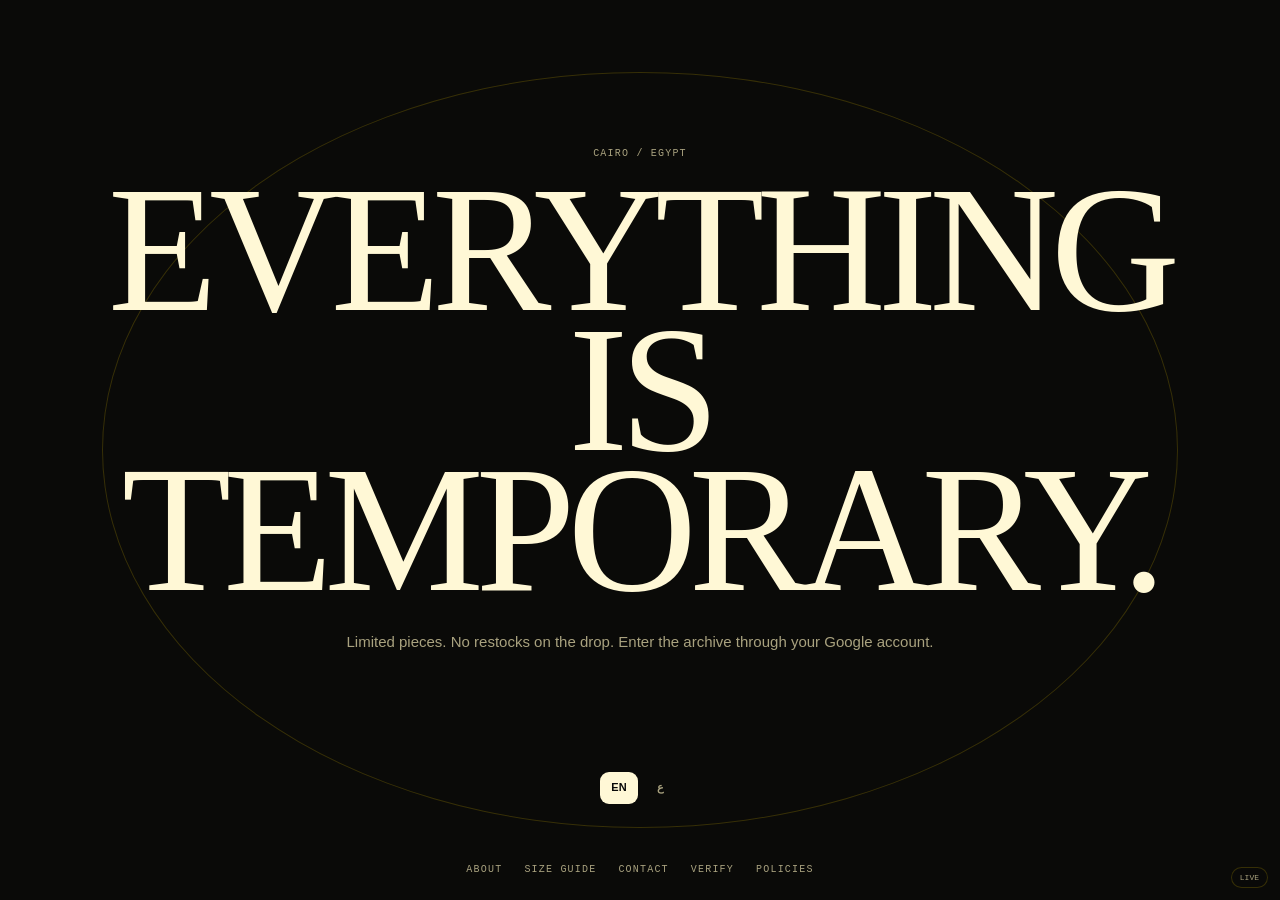
<file: index.html>
<!doctype html>
<html lang="en" data-theme="main">
<head>
<meta charset="utf-8">
<meta name="viewport" content="width=device-width,initial-scale=1,viewport-fit=cover">
<meta name="theme-color" content="#070707">
<meta name="description" content="TEMPORARY™ — limited streetwear from Cairo. Everything is temporary.">
<title>TEMPORARY™ — Everything Is Temporary</title>
<link rel="icon" href="data:image/svg+xml,%3Csvg xmlns=%22http://www.w3.org/2000/svg%22 viewBox=%220 0 64 64%22%3E%3Crect width=%2264%22 height=%2264%22 rx=%2214%22 fill=%22%23070707%22/%3E%3Cpath d=%22M14 16h36v9H37v25h-10V25H14z%22 fill=%22%23ffd400%22/%3E%3C/svg%3E">
<link rel="preconnect" href="https://script.google.com" crossorigin>
<link rel="preconnect" href="https://fonts.googleapis.com"><link rel="preconnect" href="https://fonts.gstatic.com" crossorigin>
<link rel="stylesheet" href="https://fonts.googleapis.com/css2?family=IBM+Plex+Sans+Arabic:wght@400;500;600;700&display=swap">
<style>
:root{--bg:#070707;--bg2:#0d0d0d;--panel:#101010;--panel2:#161616;--line:rgba(255,255,255,.12);--text:#f3f0e9;--muted:#9a9a9a;--accent:#f3f0e9;--ink:#070707;--ease:cubic-bezier(.16,1,.3,1);--shadow:0 30px 80px rgba(0,0,0,.35);--hdr:72px;--wrap:1320px;--pad:clamp(16px,4vw,52px)}
html[data-theme="main"]{--bg:#0a0a08;--bg2:#11110d;--panel:#14140f;--panel2:#1b1a12;--line:rgba(255,216,0,.18);--text:#fff8d6;--muted:#a9a27f;--accent:#ffd400;--ink:#090909}
html[data-theme="maison"]{--bg:#f6f2ea;--bg2:#efe9de;--panel:#fbf8f2;--panel2:#ece5d8;--line:rgba(40,30,20,.14);--text:#1d1a16;--muted:#7a7062;--accent:#8c6a3f;--ink:#fbf8f2}
html[data-theme="atelier"]{--bg:#f3f3f1;--bg2:#eaeae6;--panel:#ffffff;--panel2:#ecece8;--line:rgba(0,0,0,.1);--text:#141414;--muted:#6b6b68;--accent:#141414;--ink:#ffffff}
html[data-theme="drop"]{--bg:#0e0d0c;--bg2:#151412;--panel:#181614;--panel2:#201d1a;--line:rgba(255,255,255,.12);--text:#f4efe8;--muted:#9c958b;--accent:#ff5a1f;--ink:#0e0d0c}
html[data-theme="broadcast"]{--bg:#f5f6f8;--bg2:#eceef2;--panel:#ffffff;--panel2:#e9ecf1;--line:rgba(13,15,20,.1);--text:#0d0f14;--muted:#5f6673;--accent:#1f3dff;--ink:#ffffff}
html[data-theme="edition"]{--bg:#ece7df;--bg2:#e3ddd3;--panel:#f4f0ea;--panel2:#e2dbcf;--line:rgba(30,25,20,.14);--text:#191612;--muted:#776e62;--accent:#7a5a33;--ink:#f4f0ea}
html[data-theme="swift"]{--bg:#ffffff;--bg2:#f5f5f5;--panel:#ffffff;--panel2:#f2f2f2;--line:#e6e6e6;--text:#111111;--muted:#666666;--accent:#111111;--ink:#ffffff}
html[data-theme="hyper"]{--bg:#eeeeea;--bg2:#e4e4df;--panel:#ffffff;--panel2:#f2f2ee;--line:rgba(0,0,0,.14);--text:#0a0a0a;--muted:#5e5e5a;--accent:#2b2bff;--ink:#f4f4f0}
html[data-theme="concept"]{--bg:#e9e4da;--bg2:#e0dacd;--panel:#f3efe7;--panel2:#dfd7c8;--line:rgba(27,24,20,.14);--text:#1b1814;--muted:#756c5f;--accent:#b4532a;--ink:#f6f2ea}
html[data-theme="index"]{--bg:#f7f6f2;--bg2:#efeee8;--panel:#ffffff;--panel2:#efeee9;--line:rgba(0,0,0,.12);--text:#111111;--muted:#6a6a66;--accent:#111111;--ink:#ffffff}
html[data-theme="sleek"]{--bg:#0b0b0b;--bg2:#121212;--panel:#141414;--panel2:#1b1b1b;--line:rgba(255,255,255,.12);--text:#f2f2f2;--muted:#8d8d8d;--accent:#f2f2f2;--ink:#0b0b0b}
html[data-theme="vault"]{--bg:#0b0906;--bg2:#13100b;--panel:#17130d;--panel2:#1f1a12;--line:rgba(216,180,106,.2);--text:#f4ecdc;--muted:#a59a84;--accent:#d8b46a;--ink:#0a0907}
html[data-theme="rail"]{--bg:#0b0906;--bg2:#13100b;--panel:#17130d;--panel2:#1f1a12;--line:rgba(216,180,106,.2);--text:#f4ecdc;--muted:#a59a84;--accent:#d8b46a;--ink:#0a0907}
html[data-theme="lineup"]{--bg:#070707;--bg2:#0e0e0e;--panel:#131313;--panel2:#1b1b1b;--line:rgba(243,236,224,.2);--text:#f6f2ea;--muted:#9c9891;--accent:#f3ece0;--ink:#0a0907}
html[data-theme="museum"]{--bg:#0c0b09;--bg2:#13110e;--panel:#181510;--panel2:#201c15;--line:rgba(233,215,179,.2);--text:#f5efe2;--muted:#a39b8c;--accent:#e9d7b3;--ink:#0a0907}
html[data-theme="elevator"]{--bg:#0c0906;--bg2:#140f09;--panel:#19130b;--panel2:#221a10;--line:rgba(201,154,85,.2);--text:#f6ecdc;--muted:#a8987e;--accent:#c99a55;--ink:#0a0907}
html[data-theme="runway"]{--bg:#070707;--bg2:#0e0e0e;--panel:#131313;--panel2:#1b1b1b;--line:rgba(243,236,224,.2);--text:#f6f2ea;--muted:#9c9891;--accent:#f3ece0;--ink:#0a0907}
html[data-theme="rooftop"]{--bg:#0a0714;--bg2:#120c20;--panel:#170f29;--panel2:#201638;--line:rgba(255,79,182,.2);--text:#fff0f8;--muted:#b09cc0;--accent:#ff4fb6;--ink:#0a0907}
html[data-theme="mask"]{--bg:#08090b;--bg2:#0f1114;--panel:#14171b;--panel2:#1c2026;--line:rgba(207,214,224,.2);--text:#f2f5f8;--muted:#959da8;--accent:#cfd6e0;--ink:#0a0907}
html[data-theme="smoke"]{--bg:#0a0a0a;--bg2:#111110;--panel:#161615;--panel2:#1e1d1c;--line:rgba(189,182,171,.2);--text:#f1ede6;--muted:#99948c;--accent:#d6cfc3;--ink:#0a0907}
html[data-theme="hourglass"]{--bg:#0d0a06;--bg2:#151009;--panel:#1a140b;--panel2:#231b10;--line:rgba(243,217,160,.2);--text:#f8efdc;--muted:#a99c82;--accent:#f3d9a0;--ink:#0a0907}
html[data-theme="metro"]{--bg:#080b10;--bg2:#0e1219;--panel:#131822;--panel2:#1a2130;--line:rgba(255,212,74,.2);--text:#f4f6fa;--muted:#929cad;--accent:#ffd44a;--ink:#0a0907}
html[data-theme="darkroom"]{--bg:#120606;--bg2:#1b0909;--panel:#220c0b;--panel2:#2d1110;--line:rgba(255,90,74,.2);--text:#fdeee9;--muted:#b39590;--accent:#ff5a4a;--ink:#0a0907}
html[data-theme="fitting"]{--bg:#0e0a07;--bg2:#16100b;--panel:#1b140d;--panel2:#241b12;--line:rgba(232,194,122,.2);--text:#f8eede;--muted:#a99a82;--accent:#e8c27a;--ink:#0a0907}
html[data-theme="credits"]{--bg:#050505;--bg2:#0c0c0c;--panel:#111111;--panel2:#181818;--line:rgba(216,207,191,.2);--text:#f3ece0;--muted:#96918a;--accent:#d8cfbf;--ink:#0a0907}
html.cine-on,html.cine-on body{overflow:hidden}
*{box-sizing:border-box}html{background:var(--bg);scroll-padding-top:calc(var(--hdr) + 20px)}body{margin:0;background:var(--bg);color:var(--text);font:15px/1.6 "Segoe UI",Inter,Arial,sans-serif;overflow-x:hidden;transition:background .5s var(--ease),color .5s}
body.lock{overflow:hidden}a{color:inherit;text-decoration:none}button,input,select,textarea{font:inherit;color:inherit}button{background:none;border:0;cursor:pointer;padding:0}img{max-width:100%;display:block}
[dir="rtl"] body,[dir="rtl"] button,[dir="rtl"] input,[dir="rtl"] select,[dir="rtl"] textarea{font-family:"IBM Plex Sans Arabic",Tahoma,"Segoe UI",Arial,sans-serif}
.display{font-family:Georgia,"Times New Roman",serif;font-weight:500;letter-spacing:-.045em}[dir="rtl"] .display{font-family:"IBM Plex Sans Arabic",Tahoma,Arial,sans-serif;letter-spacing:0;font-weight:700}
.mono{font-family:"Courier New",monospace;letter-spacing:.12em;font-size:10px;text-transform:uppercase}[dir="rtl"] .mono{letter-spacing:0;font-family:"IBM Plex Sans Arabic",Tahoma,sans-serif;font-size:11px;font-weight:600}
.muted{color:var(--muted)}.accent{color:var(--accent)}.wrap{max-width:var(--wrap);margin:0 auto}
.btn{min-height:48px;padding:0 22px;border:1px solid var(--line);border-radius:999px;display:inline-flex;align-items:center;justify-content:center;gap:10px;font-size:12px;font-weight:700;letter-spacing:.06em;transition:.25s var(--ease);text-transform:uppercase}[dir="rtl"] .btn{letter-spacing:0;font-size:13px}
.btn:hover{border-color:var(--text);transform:translateY(-2px)}.btn.primary{background:var(--text);color:var(--ink);border-color:var(--text)}.btn.wide{width:100%}.btn:disabled{opacity:.4;pointer-events:none}.btn.sm{min-height:38px;padding:0 15px;font-size:11px}
.btn.busy:before{content:"";width:13px;height:13px;border:1.5px solid currentColor;border-top-color:transparent;border-radius:50%;animation:spin .7s linear infinite}@keyframes spin{to{transform:rotate(360deg)}}
.icon{width:44px;height:44px;border:1px solid var(--line);border-radius:50%;display:grid;place-items:center;position:relative;flex:0 0 auto}.icon svg{width:20px;height:20px;stroke:currentColor;fill:none;stroke-width:1.7}
.badge-n{position:absolute;top:-4px;right:-4px;min-width:19px;height:19px;padding:0 5px;border-radius:99px;background:var(--text);color:var(--ink);font-size:10px;font-weight:800;display:grid;place-items:center}
.lnk{border-bottom:1px solid currentColor;padding-bottom:1px}.lnk:hover{color:var(--accent)}
/* ---------- gate ---------- */
#gate{min-height:100svh;display:none;place-items:center;padding:90px 22px 40px;text-align:center;position:relative;overflow:hidden}
#gate:before{content:"";position:absolute;inset:8%;border:1px solid var(--line);border-radius:50%;animation:spin 40s linear infinite}
.gate-title{font-size:clamp(70px,14vw,200px);line-height:.78;margin:18px 0 0;text-transform:uppercase}.gate-sub{max-width:620px;margin:30px auto 0;color:var(--muted)}
#gSlot{min-height:46px;display:flex;justify-content:center;margin-top:26px}#authNote{margin-top:12px;min-height:16px}
.gate-links{position:absolute;left:0;right:0;bottom:22px;display:flex;justify-content:center;gap:22px;flex-wrap:wrap;z-index:2;color:var(--muted)}.gate-links a:hover{color:var(--text)}
/* ---------- header ---------- */
#app{display:none}.hdr{position:fixed;top:0;left:0;right:0;height:var(--hdr);z-index:50;display:flex;align-items:center;gap:18px;padding:0 var(--pad);background:color-mix(in srgb,var(--bg) 86%,transparent);backdrop-filter:blur(16px);border-bottom:1px solid var(--line)}
.brand{font-weight:800;letter-spacing:.22em;font-size:14px;white-space:nowrap}.nav{display:flex;gap:24px;font-size:11px;letter-spacing:.16em;text-transform:uppercase;color:var(--muted);margin-inline-start:18px}[dir="rtl"] .nav{letter-spacing:0;font-size:14px}
.nav a{position:relative;padding:6px 0}.nav a:hover,.nav a.on{color:var(--text)}.nav a.on:after{content:"";position:absolute;left:0;right:0;bottom:-2px;height:1px;background:var(--accent)}
.sp{flex:1}.ctl{display:flex;gap:4px;padding:4px;border:1px solid var(--line);border-radius:999px;align-items:center}.vis{height:34px;padding:0 13px;border-radius:999px;display:flex;align-items:center;gap:8px;font-size:10px;font-weight:700;letter-spacing:.14em;text-transform:uppercase}.vis span{color:var(--accent)}
.lang{height:32px;min-width:38px;border-radius:9px;font-size:11px;font-weight:700;color:var(--muted);transition:.2s}.lang.on{background:var(--text);color:var(--ink)}.ha{display:flex;gap:8px}#menuBtn{display:none}
.marquee{margin-top:var(--hdr);border-bottom:1px solid var(--line);overflow:hidden;white-space:nowrap}.mt{display:inline-flex;gap:36px;padding:10px 0;animation:mq 30s linear infinite}[dir="rtl"] .mt{animation-name:mqr}@keyframes mq{to{transform:translateX(-50%)}}@keyframes mqr{to{transform:translateX(50%)}}
#view{min-height:70svh;transition:opacity .22s var(--ease),transform .22s var(--ease)}#view.out{opacity:0;transform:translateY(6px)}
/* ---------- mobile nav ---------- */
.mnav{position:fixed;inset:0;z-index:92;pointer-events:none}.mnav .scrim{position:absolute;inset:0;background:rgba(0,0,0,.5);opacity:0;transition:.3s}.mnav .pan{position:absolute;top:0;bottom:0;left:0;width:min(360px,88vw);background:var(--bg);border-inline-end:1px solid var(--line);transform:translateX(-102%);transition:transform .4s var(--ease);padding:22px;display:flex;flex-direction:column;gap:6px;overflow:auto}
[dir="rtl"] .mnav .pan{left:auto;right:0;transform:translateX(102%)}.mnav.on{pointer-events:auto}.mnav.on .scrim{opacity:1}.mnav.on .pan{transform:none}
.mnav a.big{font-size:30px;line-height:1.15;padding:8px 0;border-bottom:1px solid var(--line)}.mnav .small{display:grid;gap:10px;margin-top:22px;color:var(--muted);font-size:13px}
/* ---------- generic sections ---------- */
.section{padding:clamp(64px,8vw,110px) var(--pad);border-bottom:1px solid var(--line)}.sh{display:grid;grid-template-columns:1fr .8fr;gap:26px;align-items:end;margin-bottom:30px}.st{font-size:clamp(50px,7.5vw,104px);line-height:.86;margin:10px 0 0}[dir="rtl"] .st{line-height:1.08}
.phead{padding:clamp(54px,7vw,96px) var(--pad) clamp(34px,4vw,56px);border-bottom:1px solid var(--line)}.phead .st{max-width:1000px}.phead p.lead{max-width:640px;color:var(--muted);font-size:17px;margin:24px 0 0}
.crumbs{display:flex;gap:10px;align-items:center;color:var(--muted);margin-bottom:22px}.crumbs a:hover{color:var(--text)}
/* hero */
.hero{position:relative;min-height:calc(100svh - 110px);overflow:hidden;border-bottom:1px solid var(--line)}.hero img{position:absolute;inset:0;width:100%;height:100%;object-fit:cover;filter:brightness(.85)}
.hero-copy{position:absolute;z-index:2;inset:0 auto 0 0;width:min(58%,780px);padding:clamp(30px,6vw,80px);display:flex;flex-direction:column;justify-content:center;background:linear-gradient(90deg,color-mix(in srgb,var(--bg) 94%,transparent),color-mix(in srgb,var(--bg) 60%,transparent) 60%,transparent)}
[dir="rtl"] .hero-copy{inset:0 0 0 auto;background:linear-gradient(270deg,color-mix(in srgb,var(--bg) 94%,transparent),transparent)}
.hero-title{font-size:clamp(56px,8vw,128px);line-height:.84;margin:14px 0 0}[dir="rtl"] .hero-title{line-height:1.1}.hero-copy p{max-width:520px;color:var(--muted);margin:24px 0}.hero-ctas{display:flex;gap:10px;flex-wrap:wrap}
/* filters + grid */
.filters{display:flex;gap:7px;flex-wrap:wrap;margin-bottom:26px}.filters button{height:38px;padding:0 15px;border:1px solid var(--line);border-radius:99px;font-size:10px;letter-spacing:.1em;text-transform:uppercase;color:var(--muted)}[dir="rtl"] .filters button{font-size:13px;letter-spacing:0}.filters button.on{border-color:var(--text);color:var(--text)}
.grid{display:grid;grid-template-columns:repeat(3,minmax(0,1fr));gap:22px}
.card{border:1px solid var(--line);background:var(--panel);overflow:hidden;transition:transform .4s var(--ease),box-shadow .4s}.card:hover{transform:translateY(-6px);box-shadow:var(--shadow)}
.frame{position:relative;aspect-ratio:4/5;overflow:hidden;background:#080808;cursor:pointer;display:block}.frame .bg{position:absolute;inset:0;width:100%;height:100%;object-fit:cover}
.frame .subj{position:absolute;transform:translate(-50%,-50%);transform-origin:center;z-index:2}.frame .subj img{width:100%;height:100%;object-fit:contain;object-position:center;filter:drop-shadow(0 14px 11px rgba(0,0,0,.36))}
.frame .lbl{position:absolute;z-index:3;left:7%;right:7%;bottom:4%;padding:9px 12px;display:flex;justify-content:space-between;gap:10px;background:linear-gradient(180deg,rgba(5,5,5,.4),rgba(5,5,5,.88));border:1px solid rgba(255,255,255,.14);border-radius:6px;color:#fff;font-size:9px}
.frame .tag{position:absolute;z-index:3;top:12px;inset-inline-start:12px;padding:6px 9px;border-radius:99px;background:rgba(0,0,0,.4);color:#fff;font-size:8px;letter-spacing:.14em;border:1px solid rgba(255,255,255,.25)}
.frame .so{position:absolute;inset:0;z-index:4;display:grid;place-items:center;background:rgba(0,0,0,.5);color:#fff;font-weight:800;letter-spacing:.2em}
.info{padding:16px}.pn{font-size:17px;font-weight:600}.ptag{color:var(--muted);font-size:10px;margin-top:2px}.pm{display:flex;justify-content:space-between;margin-top:8px;color:var(--muted);font-size:11px}.pm b{color:var(--text);font-size:13px}
.sw{display:flex;gap:6px;margin-top:12px}.sw i{width:14px;height:14px;border-radius:50%;border:1px solid var(--line)}
.pa{display:grid;grid-template-columns:repeat(3,1fr);gap:7px;margin-top:14px}.pa button{min-height:44px;border:1px solid var(--line);border-radius:10px;font-size:9px;font-weight:700;letter-spacing:.05em;text-transform:uppercase;background:color-mix(in srgb,var(--panel2) 70%,transparent);padding:0 4px}[dir="rtl"] .pa button{font-size:12px;letter-spacing:0}.pa button:hover{border-color:var(--accent)}
.center-cta{display:flex;justify-content:center;margin-top:34px}
/* manifesto + features + museum */
.manifesto{display:grid;grid-template-columns:.7fr 1.3fr;border-bottom:1px solid var(--line)}.mp{padding:clamp(28px,5vw,64px);border-inline-end:1px solid var(--line)}.mp:last-child{border:0}.mword{font-size:clamp(70px,11vw,170px);line-height:.76}[dir="rtl"] .mword{line-height:1.05}.mcopy{font-size:clamp(26px,3.8vw,58px);line-height:1}[dir="rtl"] .mcopy{line-height:1.35}.ml{display:flex;justify-content:space-between;padding:13px 0;border-top:1px solid var(--line);font-size:13px}
.feats{display:grid;grid-template-columns:repeat(4,1fr);border:1px solid var(--line)}.feat{padding:28px 24px;border-inline-end:1px solid var(--line)}.feat:last-child{border:0}.feat svg{width:34px;height:34px;stroke:var(--accent);fill:none;stroke-width:1.3;margin-bottom:18px}.feat b{display:block;font-size:12px;letter-spacing:.16em;text-transform:uppercase;margin-bottom:8px}[dir="rtl"] .feat b{letter-spacing:0;font-size:15px}.feat p{margin:0;color:var(--muted);font-size:13px}
.museum{display:grid;grid-template-columns:repeat(3,1fr);gap:16px}.mcard{aspect-ratio:4/5;padding:10px;background:linear-gradient(145deg,#5a4728,#171411 16%,#332719 55%,#70582f);border:2px solid #8e7441;position:relative}.mcard .mat{position:relative;height:100%;background:#eee8dc;border:8px solid #eee8dc}.mcard img{width:100%;height:100%;object-fit:contain}.mcard .pl{position:absolute;left:8%;right:8%;bottom:4%;padding:9px 11px;background:rgba(8,8,8,.86);color:#fff;font-size:12px}
.empty{padding:50px 10px;text-align:center;color:var(--muted);border:1px dashed var(--line)}
/* ---------- product page ---------- */
.pgrid{display:grid;grid-template-columns:1.1fr .9fr;gap:clamp(24px,4vw,60px);padding:clamp(28px,4vw,50px) var(--pad) clamp(50px,6vw,80px);border-bottom:1px solid var(--line)}
.gallery{position:sticky;top:calc(var(--hdr) + 20px);align-self:start}.gmain{position:relative;aspect-ratio:4/5;background:var(--panel2);border:1px solid var(--line);overflow:hidden;display:grid;place-items:center}.gmain img{width:100%;height:100%;object-fit:contain;transition:opacity .3s}
.gthumbs{display:flex;gap:8px;margin-top:10px;overflow:auto}.gthumbs button{width:74px;height:74px;flex:0 0 auto;border:1px solid var(--line);background:var(--panel2);overflow:hidden}.gthumbs button.on{border-color:var(--text)}.gthumbs img{width:100%;height:100%;object-fit:cover}
.pinfo h1{font-size:clamp(40px,5vw,72px);line-height:.92;margin:12px 0 10px}[dir="rtl"] .pinfo h1{line-height:1.2}.price{font-size:22px;font-weight:600;margin:14px 0 4px}.ltd{font-size:12px;color:var(--muted)}
.opt{padding:18px 0;border-top:1px solid var(--line)}.opt .row1{display:flex;justify-content:space-between;align-items:center;margin-bottom:12px}.seg{display:flex;flex-wrap:wrap;gap:6px}.seg button{padding:10px 14px;border:1px solid var(--line);border-radius:10px;font-size:12px;color:var(--muted);min-width:46px}.seg button.on{border-color:var(--text);color:var(--text);background:var(--panel)}.seg button:disabled{opacity:.35;text-decoration:line-through}
.dot{width:34px;height:34px;border-radius:50%;box-shadow:0 0 0 1px var(--line);transition:.2s}.dot.on{box-shadow:0 0 0 2px var(--bg),0 0 0 3px var(--text)}
.quick{display:grid;grid-template-columns:1fr 1fr;gap:1px;background:var(--line);border:1px solid var(--line);margin:18px 0}.quick div{background:var(--panel);padding:12px 14px}.quick small{display:block;font-size:9px;letter-spacing:.14em;text-transform:uppercase;color:var(--muted);margin-bottom:3px}[dir="rtl"] .quick small{letter-spacing:0;font-size:11px}
.tabs{display:flex;gap:4px;border-bottom:1px solid var(--line);margin:0 var(--pad);overflow:auto}.tabs button{padding:18px 4px;margin-inline-end:24px;font-size:11px;letter-spacing:.16em;text-transform:uppercase;color:var(--muted);border-bottom:2px solid transparent;white-space:nowrap}[dir="rtl"] .tabs button{letter-spacing:0;font-size:15px}.tabs button.on{color:var(--text);border-color:var(--accent)}
.tabbody{padding:clamp(28px,4vw,48px) var(--pad) clamp(50px,6vw,80px);border-bottom:1px solid var(--line)}
/* spec + care */
.specgrid{display:grid;grid-template-columns:minmax(200px,320px) 1fr;gap:28px;align-items:start}.fabric{aspect-ratio:1;border:1px solid var(--line);background:var(--panel2);overflow:hidden;display:grid;place-items:center}.fabric img{width:100%;height:100%;object-fit:cover}.fabric .ph{width:100%;height:100%;background:repeating-linear-gradient(45deg,var(--panel2),var(--panel2) 3px,var(--panel) 3px,var(--panel) 6px)}
.specs{display:grid;gap:0;border-top:1px solid var(--line)}.specs .sr{display:grid;grid-template-columns:150px 1fr;gap:14px;padding:13px 0;border-bottom:1px solid var(--line);font-size:14px}.specs .sr small{font-size:9px;letter-spacing:.14em;text-transform:uppercase;color:var(--muted);padding-top:3px}[dir="rtl"] .specs .sr small{letter-spacing:0;font-size:12px}
.careicons{display:grid;grid-template-columns:repeat(auto-fill,minmax(110px,1fr));gap:10px;margin-top:14px}.ci2{border:1px solid var(--line);background:var(--panel);padding:16px 10px;text-align:center;font-size:11px;color:var(--muted);display:grid;justify-items:center;gap:10px;align-content:start}.ci2 svg{width:38px;height:38px;stroke:var(--text);fill:none;stroke-width:1.4}
.h3{font-size:10px;letter-spacing:.18em;text-transform:uppercase;color:var(--muted);margin:26px 0 4px}[dir="rtl"] .h3{letter-spacing:0;font-size:13px;font-weight:600}
/* size chart */
.chart{border:1px solid var(--line);background:var(--panel);overflow:auto}table.sz{width:100%;border-collapse:collapse;min-width:420px}table.sz th,table.sz td{padding:13px 14px;border-bottom:1px solid var(--line);text-align:center;font-size:14px}table.sz th{font-size:9px;letter-spacing:.12em;text-transform:uppercase;color:var(--muted);background:var(--panel2)}[dir="rtl"] table.sz th{letter-spacing:0;font-size:12px}
table.sz td:first-child{font-weight:800;color:var(--accent)}table.sz tr:last-child td{border-bottom:0}table.sz tr.hit td{background:color-mix(in srgb,var(--accent) 14%,transparent)}
.chartmeta{display:flex;justify-content:space-between;gap:12px;flex-wrap:wrap;margin-bottom:10px}
.measure{display:grid;grid-template-columns:auto 1fr;gap:20px;align-items:center;border:1px solid var(--line);padding:18px;margin-top:16px;background:var(--panel)}.measure svg{width:150px;height:auto}.measure .lg{display:grid;gap:6px;font-size:13px}.measure .lg i{display:inline-block;width:18px;height:2px;background:var(--accent);vertical-align:middle;margin-inline-end:8px}
.tol{display:flex;gap:12px;align-items:center;border:1px solid var(--line);border-radius:12px;padding:14px 16px;margin-top:14px;font-size:13px}.tol b{width:26px;height:26px;border:1px solid var(--text);border-radius:50%;display:grid;place-items:center;flex:0 0 auto;font-family:Georgia,serif}
.fitbox{margin-top:16px;padding:16px 18px;border-inline-start:2px solid var(--accent);background:var(--panel)}.fitbox b{display:block;font-size:10px;letter-spacing:.18em;text-transform:uppercase;margin-bottom:4px}[dir="rtl"] .fitbox b{letter-spacing:0;font-size:13px}
.finder{display:flex;gap:10px;align-items:end;flex-wrap:wrap;margin-top:16px;padding:16px;border:1px dashed var(--line)}.finder .field{margin:0;min-width:180px}.finder output{font-weight:700;color:var(--accent)}
.two{display:grid;grid-template-columns:1.2fr .8fr;gap:clamp(24px,4vw,48px);align-items:start}
.sgnav{display:flex;gap:7px;flex-wrap:wrap;margin:0 0 30px}.sgnav button{height:36px;padding:0 13px;border:1px solid var(--line);border-radius:99px;font-size:11px;color:var(--muted)}.sgnav button:hover{color:var(--text);border-color:var(--text)}
.sgcard{border:1px solid var(--line);padding:clamp(18px,3vw,30px);margin-bottom:18px;scroll-margin-top:calc(var(--hdr) + 16px)}.sgcard h3{font-size:clamp(26px,3vw,38px);line-height:1;margin:6px 0 4px}[dir="rtl"] .sgcard h3{line-height:1.3}
/* about */
.about-sec{display:grid;grid-template-columns:120px 1fr 1.3fr;gap:clamp(18px,3vw,40px);padding:clamp(34px,4vw,56px) var(--pad);border-bottom:1px solid var(--line)}.about-sec .n{font-size:clamp(40px,5vw,70px);line-height:.9;color:var(--accent)}.about-sec h2{font-size:clamp(28px,3.4vw,46px);line-height:1;margin:0}[dir="rtl"] .about-sec h2{line-height:1.35}.about-sec p{margin:0;color:var(--muted);font-size:16px;line-height:1.8}
.values{display:grid;grid-template-columns:repeat(3,1fr);border-top:1px solid var(--line)}.values div{padding:28px;border-inline-end:1px solid var(--line)}.values div:last-child{border:0}.values b{display:block;font-size:20px;margin-bottom:8px}.values p{margin:0;color:var(--muted)}
.closing{text-align:center;padding:clamp(70px,9vw,130px) var(--pad);border-bottom:1px solid var(--line)}.closing .q{font-size:clamp(40px,6vw,90px);line-height:.95;margin:0 0 30px}[dir="rtl"] .closing .q{line-height:1.3}
/* contact */
.cgrid{display:grid;grid-template-columns:repeat(auto-fit,minmax(220px,1fr));gap:1px;background:var(--line);border:1px solid var(--line)}.ccard{background:var(--panel);padding:22px;display:grid;gap:8px;align-content:start;min-height:130px}.ccard svg{width:22px;height:22px;stroke:var(--accent);fill:none;stroke-width:1.5}.ccard b{font-size:16px;word-break:break-word}.ccard a:hover b{color:var(--accent)}[dir=rtl] .ccard [dir=ltr],[dir=rtl] .fcol [dir=ltr]{text-align:right}
.socials{display:flex;gap:10px;flex-wrap:wrap}.socials a{padding:6px 12px;border:1px solid var(--line);border-radius:99px;font-size:12px}.socials a:hover{border-color:var(--text)}
.formcard{border:1px solid var(--line);padding:clamp(20px,3vw,36px);background:var(--bg2)}.fgrid{display:grid;grid-template-columns:1fr 1fr;gap:0 14px}.fgrid .full{grid-column:1/-1}
.field{display:grid;gap:6px;margin-bottom:14px}.field label{font-size:9px;letter-spacing:.14em;text-transform:uppercase;color:var(--muted)}[dir="rtl"] .field label{letter-spacing:0;font-size:12px}.field input,.field select,.field textarea{min-height:48px;border:1px solid var(--line);background:var(--panel);padding:0 13px;border-radius:10px;width:100%;outline:0}.field textarea{padding:12px 13px;min-height:140px;resize:vertical}.field input:focus,.field select:focus,.field textarea:focus{border-color:var(--text)}
.callout{border:1px solid var(--accent);padding:18px 20px;display:grid;gap:10px;background:color-mix(in srgb,var(--accent) 7%,transparent)}.callout p{margin:0}
.okbox{border:1px solid var(--accent);padding:28px;text-align:center}
/* policies */
.polgrid{display:grid;grid-template-columns:repeat(2,1fr);gap:18px}.polcard{border:1px solid var(--line);padding:28px;display:grid;gap:12px;background:var(--panel);transition:.3s var(--ease)}.polcard:hover{border-color:var(--text);transform:translateY(-3px)}.polcard h3{font-size:clamp(24px,2.6vw,34px);margin:0;line-height:1.05}[dir="rtl"] .polcard h3{line-height:1.35}
.polwrap{display:grid;grid-template-columns:280px minmax(0,1fr);gap:clamp(24px,4vw,64px);padding:clamp(34px,4vw,56px) var(--pad) clamp(60px,7vw,100px);max-width:calc(var(--wrap) + 100px);margin:0 auto}
.toc{position:sticky;top:calc(var(--hdr) + 20px);align-self:start;max-height:calc(100svh - var(--hdr) - 40px);overflow:auto;padding-inline-end:6px}.toc a{display:grid;grid-template-columns:30px 1fr;gap:6px;padding:7px 0;font-size:13px;color:var(--muted);border-bottom:1px solid var(--line);cursor:pointer}.toc a span:first-child{font-family:"Courier New",monospace;font-size:11px;padding-top:2px}.toc a:hover,.toc a.on{color:var(--text)}.toc a.on span:first-child{color:var(--accent)}
.toc details summary{display:none}
.pmeta{display:flex;gap:18px;flex-wrap:wrap;margin-top:22px;color:var(--muted)}.pmeta b{color:var(--text);font-weight:600}
.pintro{font-size:17px;line-height:1.85;padding-bottom:26px;border-bottom:1px solid var(--line)}
.psec{padding:30px 0;border-bottom:1px solid var(--line);scroll-margin-top:calc(var(--hdr) + 18px)}.psec h2{display:flex;gap:16px;align-items:baseline;font-size:clamp(22px,2.4vw,30px);line-height:1.2;margin:0 0 14px}.psec h2 span{font-family:"Courier New",monospace;font-size:13px;color:var(--accent);letter-spacing:.1em;flex:0 0 auto}
.prose{color:color-mix(in srgb,var(--text) 82%,var(--muted));line-height:1.85;font-size:15.5px}[dir="rtl"] .prose{font-size:16px;line-height:2}.prose p{margin:0 0 14px}.prose ul,.prose ol{margin:0 0 16px;padding-inline-start:22px}.prose li{margin:4px 0}.prose ul li::marker{color:var(--accent)}.prose strong{color:var(--text)}.prose .callout{margin:4px 0 16px}
.pclose{text-align:center;padding:50px 20px 10px}.pclose p{font-size:clamp(22px,2.6vw,34px);line-height:1.25;margin:0}
.related{display:flex;gap:10px;flex-wrap:wrap;margin-top:34px}
/* footer */
.footer{border-top:1px solid var(--line)}.fmain{display:grid;grid-template-columns:1.4fr repeat(3,.7fr);gap:34px;padding:60px var(--pad) 40px}.footer .fb{font-size:46px;line-height:.85}.fcol{display:grid;gap:9px;align-content:start;font-size:13px;color:var(--muted)}.fcol a:hover{color:var(--text)}.fcol b{color:var(--text);font-size:9px;letter-spacing:.16em;text-transform:uppercase;margin-bottom:4px}[dir="rtl"] .fcol b{letter-spacing:0;font-size:12px}
.fbot{display:flex;justify-content:space-between;gap:14px;flex-wrap:wrap;padding:18px var(--pad);border-top:1px solid var(--line);color:var(--muted)}
/* ---------- layers ---------- */
.ov{position:fixed;inset:0;background:rgba(0,0,0,.5);backdrop-filter:blur(8px);opacity:0;pointer-events:none;z-index:80;transition:opacity .3s}.ov.on{opacity:1;pointer-events:auto}
.drawer{position:fixed;top:0;right:0;width:min(470px,100vw);height:100svh;background:var(--bg);border-left:1px solid var(--line);z-index:90;transform:translateX(102%);transition:transform .45s var(--ease);display:flex;flex-direction:column}[dir="rtl"] .drawer{right:auto;left:0;border-left:0;border-right:1px solid var(--line);transform:translateX(-102%)}.drawer.on{transform:none}
.dh{display:flex;justify-content:space-between;align-items:flex-start;padding:20px 22px;border-bottom:1px solid var(--line)}.dt{font-size:36px;line-height:.9;margin-top:6px}[dir="rtl"] .dt{line-height:1.3}.db{padding:0 22px 26px;overflow:auto;flex:1}
.x{width:46px;height:46px;border:1px solid var(--line);border-radius:50%;font-size:22px;flex:0 0 auto}.x:hover{border-color:var(--text)}
.ci{display:grid;grid-template-columns:72px 1fr auto;gap:12px;padding:16px 0;border-bottom:1px solid var(--line)}.ci img{width:72px;height:72px;object-fit:cover;border:1px solid var(--line)}.qty{display:flex;gap:8px;align-items:center;margin-top:8px}.qty button{width:28px;height:28px;border:1px solid var(--line);border-radius:50%}
.row{display:flex;justify-content:space-between;gap:10px;padding:12px 0;border-bottom:1px solid var(--line);font-size:13px}
.modal{position:fixed;inset:0;z-index:95;display:grid;place-items:center;padding:16px;opacity:0;pointer-events:none;transition:opacity .3s}.modal.on{opacity:1;pointer-events:auto}
.mc{width:min(1080px,100%);max-height:92svh;overflow:auto;background:var(--bg);border:1px solid var(--line);box-shadow:var(--shadow);border-radius:10px}.mc.sm{width:min(780px,100%)}.mtop{display:flex;justify-content:space-between;align-items:center;padding:12px 16px;border-bottom:1px solid var(--line);position:sticky;top:0;background:var(--bg);z-index:3}
.cz{display:grid;grid-template-columns:1fr 1fr}.stagew{background:var(--panel2);display:grid;place-items:center;padding:24px;border-inline-end:1px solid var(--line)}
.stage{position:relative;width:min(500px,100%);aspect-ratio:4/5;overflow:hidden}.cine-th .stage,.cine-th .gmain{background:linear-gradient(#0000 55%,#0006),var(--room) 50% 100%/cover no-repeat;border-radius:10px}.cine-th .stagew{background:var(--bg2)}
.stage .base{position:absolute;inset:0;width:100%;height:100%;object-fit:contain;object-position:center}.gmain .art{position:absolute;transform-origin:center;z-index:2;display:none}.gmain .art img{width:100%;height:100%;object-fit:contain;filter:drop-shadow(0 6px 10px rgba(0,0,0,.18))}.gcap{position:absolute;left:0;right:0;bottom:10px;text-align:center;font-size:10px;letter-spacing:.14em;color:#fff;text-shadow:0 1px 6px #000;z-index:3;opacity:.85}.pvrail{flex-wrap:nowrap;overflow-x:auto;scrollbar-width:none;padding-bottom:2px}.pvrail::-webkit-scrollbar{display:none}.pvrail a{flex:0 0 auto;padding:10px 14px;border:1px solid var(--line);border-radius:99px;font-size:12px;color:var(--muted);white-space:nowrap}.pvrail a.on{border-color:var(--accent);color:var(--ink);background:var(--accent)}.pvdz button{display:flex;align-items:center;gap:8px;padding:6px 12px 6px 6px}.pvdz button img{width:38px;height:38px;object-fit:contain;border-radius:6px;background:color-mix(in srgb,var(--panel2) 80%,#fff 4%)}.pv2{display:grid;grid-template-columns:1fr 1fr;gap:14px}.pv2 .cl{margin-bottom:10px}@media(max-width:420px){.pv2{grid-template-columns:1fr}}
.stage .art{position:absolute;transform-origin:center;z-index:2;display:none}.stage .art img{width:100%;height:100%;object-fit:contain;filter:drop-shadow(0 6px 10px rgba(0,0,0,.18))}
.czr{padding:26px}.cht{font-size:clamp(34px,4vw,50px);line-height:.92;margin:8px 0}[dir="rtl"] .cht{line-height:1.3}.cb{padding:14px 0;border-top:1px solid var(--line)}.cl{font-size:9px;letter-spacing:.16em;text-transform:uppercase;color:var(--muted);margin-bottom:9px}[dir="rtl"] .cl{letter-spacing:0;font-size:12px}
.note{font-size:12px;color:var(--muted);margin:10px 0;line-height:1.6}.err{color:#e66;font-size:13px;min-height:18px;margin:8px 0}
.sheet{padding:24px 28px}
.cog{display:grid;grid-template-columns:1fr .8fr;gap:24px;padding:22px}.sum{padding:18px;border:1px solid var(--line);background:var(--panel);height:max-content}
.center{text-align:center}.big{font-size:clamp(44px,8vw,80px);line-height:.86}[dir="rtl"] .big{line-height:1.25}.hours{font-size:clamp(46px,9vw,90px);color:var(--accent);font-weight:900;line-height:.9}
.spin{width:70px;height:70px;border:1px solid var(--accent);border-top-color:transparent;border-radius:50%;margin:0 auto 20px;animation:spin 1s linear infinite}
.fdb{position:relative;overflow:hidden;background:linear-gradient(100deg,#21120a,#3b2213 48%,#24140b);color:#ead3a0;border-bottom:1px solid rgba(214,174,104,.28);display:flex;align-items:center;justify-content:center;min-height:42px;padding:9px 46px;text-align:center}
.fdb[hidden]{display:none}
.fdb::after{content:"";position:absolute;inset:0;background:linear-gradient(100deg,transparent 30%,rgba(255,226,160,.16) 48%,transparent 66%);transform:translateX(-100%);animation:fdShine 7s ease-in-out 1.2s infinite;pointer-events:none}
@keyframes fdShine{0%{transform:translateX(-100%)}38%,100%{transform:translateX(100%)}}
.fdb-in{position:relative;z-index:1;display:inline-flex;align-items:baseline;gap:10px;flex-wrap:wrap;justify-content:center;line-height:1.35}
.fdb-in i{font:italic 400 clamp(15px,1.7vw,18px)/1.2 "Bodoni Moda","Cormorant Garamond",Didot,Georgia,serif;letter-spacing:.01em;color:#f3e3bd}
.fdb-in b{font-weight:600;font-size:10.5px;letter-spacing:.32em;text-transform:uppercase;color:#d8b46a}
.fdb-in em{font-style:normal;width:22px;height:1px;background:rgba(216,180,106,.6);align-self:center}
[dir="rtl"] .fdb-in i{font:600 15px/1.4 inherit;font-style:normal}[dir="rtl"] .fdb-in b{letter-spacing:0;font-size:13px}
.fdb-x{position:absolute;inset-inline-end:10px;top:50%;transform:translateY(-50%);z-index:2;width:30px;height:30px;border-radius:50%;color:#d8b46a;font-size:18px;line-height:1;opacity:.75}
.fdb-x:hover{opacity:1}
.fdp{position:fixed;left:50%;bottom:calc(18px + env(safe-area-inset-bottom));transform:translate(-50%,24px);opacity:0;z-index:125;width:min(420px,calc(100vw - 24px));background:linear-gradient(150deg,#2a170d,#3c2414);color:#f1e2bf;border:1px solid rgba(216,180,106,.35);border-radius:18px;padding:16px 18px 15px;box-shadow:0 22px 60px rgba(0,0,0,.45);transition:opacity .4s var(--ease),transform .5s var(--ease);pointer-events:none}
.fdp[hidden]{display:none}.fdp.on{opacity:1;transform:translate(-50%,0);pointer-events:auto}
.fdp .k{font-size:10px;letter-spacing:.3em;text-transform:uppercase;color:#d8b46a}
.fdp h4{margin:6px 0 2px;font:italic 400 22px/1.2 "Bodoni Moda","Cormorant Garamond",Georgia,serif;color:#f6e9c9}
.fdp p{margin:0;font-size:13px;color:rgba(241,226,191,.75)}
.fdp .bar{height:2px;background:rgba(216,180,106,.22);border-radius:2px;margin:12px 0 4px;overflow:hidden}.fdp .bar i{display:block;height:100%;background:linear-gradient(90deg,#b8914b,#f0d595);border-radius:2px;transition:width .8s var(--ease)}
.fdp .st{font-size:10.5px;letter-spacing:.16em;color:rgba(216,180,106,.85);text-transform:uppercase}
.fdp .acts{display:flex;gap:8px;margin-top:13px}.fdp .acts button{flex:1;min-height:42px;border-radius:99px;font-size:11px;font-weight:700;letter-spacing:.14em;text-transform:uppercase}
.fdp .acts .g{background:linear-gradient(120deg,#c9a35c,#f0d595 55%,#c49a52);color:#24140b}.fdp .acts .o{border:1px solid rgba(216,180,106,.5);color:#ead3a0}
.fdp .x{position:absolute;top:8px;inset-inline-end:10px;color:#d8b46a;font-size:18px;width:30px;height:30px}
[dir="rtl"] .fdp .k,[dir="rtl"] .fdp .st,[dir="rtl"] .fdp .acts button{letter-spacing:0}[dir="rtl"] .fdp h4{font:700 19px/1.4 inherit;font-style:normal}
.fdrow{display:flex;justify-content:space-between;align-items:center;gap:10px;font-size:13px;padding:10px 0;border-top:1px solid var(--line)}
.fdrow s{opacity:.55;margin-inline-end:6px}.fdrow .free{color:#c9a35c;font-weight:700;letter-spacing:.06em}
.fdnote{margin:6px 0 2px;padding:11px 13px;border-radius:12px;background:linear-gradient(120deg,rgba(201,163,92,.14),rgba(201,163,92,.06));border:1px solid rgba(201,163,92,.3);font-size:12.5px;color:var(--text)}
.fdnote .bar{height:2px;background:rgba(201,163,92,.25);border-radius:2px;margin-top:8px;overflow:hidden}.fdnote .bar i{display:block;height:100%;background:#c9a35c}
@media (prefers-reduced-motion:reduce){.fdb::after{animation:none}}
#toast{position:fixed;left:50%;bottom:22px;transform:translate(-50%,160%);z-index:120;padding:11px 18px;background:var(--text);color:var(--ink);border-radius:99px;font-size:12px;font-weight:700;transition:.35s var(--ease);max-width:92vw}#toast{opacity:0;pointer-events:none}#toast.on{transform:translate(-50%,0);opacity:1}#toast.bad{background:#b91c1c;color:#fff}
#confirmPage{display:none;min-height:100svh;place-items:center;padding:20px}#confirmPage.on{display:grid}.cbox{width:min(560px,100%);border:1px solid var(--line);padding:30px;background:var(--bg)}
#syncBadge{position:fixed;right:12px;bottom:12px;z-index:40;font:8px "Courier New",monospace;color:var(--muted);padding:5px 8px;border:1px solid var(--line);border-radius:99px;background:color-mix(in srgb,var(--bg) 88%,transparent)}[dir="rtl"] #syncBadge{right:auto;left:12px}
/* ---------- verify / authenticity ---------- */
.vbox{display:flex;gap:10px;flex-wrap:wrap;max-width:720px}.vbox input{flex:1;min-width:240px;min-height:56px;border:1px solid var(--line);background:var(--panel);border-radius:999px;padding:0 22px;font-size:16px;letter-spacing:.08em;outline:0;text-transform:uppercase}.vbox input:focus{border-color:var(--text)}
.vres{margin-top:34px}.vpanel{display:grid;grid-template-columns:auto 1fr;gap:clamp(18px,3vw,40px);align-items:center;border:1px solid var(--line);padding:clamp(20px,3vw,36px);background:linear-gradient(135deg,var(--panel),var(--bg2))}
.vpanel.ok{border-color:color-mix(in srgb,#22c55e 55%,var(--line))}.vpanel.bad{border-color:rgba(239,68,68,.6)}
.stamp{width:150px;height:150px;flex:0 0 auto;animation:stampin .8s var(--ease) both}.stamp text{font:700 9.5px "Courier New",monospace;letter-spacing:2.2px}@keyframes stampin{from{opacity:0;transform:scale(1.5) rotate(-18deg)}to{opacity:1;transform:rotate(-8deg)}}
.vh{font-size:clamp(34px,4.5vw,60px);line-height:.95;margin:6px 0 10px}[dir="rtl"] .vh{line-height:1.3}
.plaque{display:inline-flex;flex-direction:column;align-items:center;padding:10px 26px;background:linear-gradient(145deg,#8a6a2e,#d8b25a 35%,#7a5a22 70%,#c9a24d);color:#1a1206;border-radius:4px;box-shadow:inset 0 0 0 2px rgba(0,0,0,.35),0 8px 24px rgba(0,0,0,.35);text-align:center}.plaque small{font:700 10px "Courier New",monospace;letter-spacing:.3em}.plaque b{font:800 30px/1 Georgia,serif;letter-spacing:.04em}
.vmeta{display:grid;grid-template-columns:repeat(auto-fit,minmax(170px,1fr));gap:1px;background:var(--line);border:1px solid var(--line);margin-top:18px}.vmeta div{background:var(--panel);padding:14px 16px}.vmeta small{display:block;font-size:9px;letter-spacing:.14em;text-transform:uppercase;color:var(--muted);margin-bottom:4px}[dir="rtl"] .vmeta small{letter-spacing:0;font-size:11px}.vmeta b{font-size:15px;word-break:break-all}
.warnbox{border:1px solid var(--warn,#f59e0b);background:rgba(245,158,11,.08);padding:14px 16px;margin-top:16px;font-size:14px}
.badges{display:grid;grid-template-columns:repeat(4,1fr);border:1px solid var(--line);margin-top:26px}.badges div{padding:16px;text-align:center;border-inline-end:1px solid var(--line);font-size:10px;letter-spacing:.14em;text-transform:uppercase;color:var(--muted)}.badges div:last-child{border:0}.badges svg{width:26px;height:26px;stroke:var(--accent);fill:none;stroke-width:1.4;display:block;margin:0 auto 8px}[dir="rtl"] .badges div{letter-spacing:0;font-size:12px}
.wall{margin-top:30px;padding:clamp(26px,4vw,56px) clamp(16px,3vw,40px);background:radial-gradient(ellipse at 50% -10%,color-mix(in srgb,var(--accent) 10%,transparent),transparent 60%),linear-gradient(180deg,var(--bg2),var(--bg));border:1px solid var(--line)}
.mx{margin:0;display:grid;background:linear-gradient(#3b130c,#1d0806 78%,#140504);border-radius:4px;overflow:hidden;box-shadow:0 26px 50px rgba(0,0,0,.35)}
.mx-w{position:relative;width:100%}.mx-f{position:absolute;inset:0;width:100%;height:100%;display:block}
.mx-c{position:absolute;display:grid;place-items:center;padding:7%;background:radial-gradient(120% 90% at 50% 35%,#f4ecdc,#e2d5bd);box-shadow:inset 0 0 22px rgba(60,40,20,.55),inset 0 2px 6px rgba(0,0,0,.4)}
.mx-c.ov{border-radius:50%;padding:12%}.mx-c img{max-width:100%;max-height:100%;object-fit:contain;filter:drop-shadow(0 2px 3px rgba(0,0,0,.25))}
.mx-p{justify-self:center;margin:4px 16px 22px;padding:10px 18px 11px;min-width:62%;text-align:center;display:grid;gap:2px;color:#2b2214;background:linear-gradient(160deg,#e9d6a2,#c9a85f 45%,#f0dfae 60%,#b8954f);border-radius:2px;box-shadow:0 6px 14px rgba(0,0,0,.45),inset 0 1px 0 rgba(255,255,255,.5);font-family:Georgia,"Times New Roman",serif}
.mx-p b{font-size:15px;font-weight:600}.mx-p span{font-size:11.5px;opacity:.85}.mx-n{font:600 10px/1.4 var(--mono,monospace)!important;letter-spacing:.18em}.mx-e{font-style:italic}
.mus .mx,.museum .mx{transition:transform .6s var(--ease)}@media(hover:hover){.mus .mx:hover,.museum .mx:hover{transform:translateY(-6px)}}
.museum-wall{background:radial-gradient(80% 60% at 50% 0%,color-mix(in srgb,var(--panel2) 80%,#5a1a10 20%),var(--bg) 70%)}
.mus{display:grid;grid-template-columns:repeat(auto-fill,minmax(230px,1fr));gap:clamp(22px,3vw,42px)}
.mf{position:relative;padding-top:26px}.mf:before{content:"";position:absolute;top:-6px;left:10%;right:10%;height:70%;background:radial-gradient(ellipse at 50% 0,rgba(255,240,200,.22),transparent 70%);pointer-events:none;filter:blur(2px)}
.mf .fr{aspect-ratio:4/5;padding:12px;background:linear-gradient(145deg,#5a4728,#171411 16%,#332719 55%,#70582f);border:2px solid #8e7441;box-shadow:0 30px 50px rgba(0,0,0,.5),inset 0 0 0 1px rgba(255,255,255,.08);transition:transform .6s var(--ease)}.mf:hover .fr{transform:translateY(-6px)}
.mf .mat2{height:100%;background:#eee8dc;border:10px solid #eee8dc;box-shadow:inset 0 0 18px rgba(0,0,0,.25);display:grid;place-items:center;overflow:hidden}.mf .mat2 img{width:100%;height:100%;object-fit:contain}
.mf .pl2{margin:14px auto 0;width:86%;padding:10px 12px;background:linear-gradient(145deg,#2a2418,#14110b);border:1px solid #6d5a33;color:#eadcb8;font-size:12px;text-align:center;box-shadow:0 6px 14px rgba(0,0,0,.4)}.mf .pl2 b{display:block;font:600 15px Georgia,serif;color:#fff3d0;margin:2px 0}[dir="rtl"] .mf .pl2 b{font-family:"IBM Plex Sans Arabic",sans-serif}
.cardonly .hdr,.cardonly .marquee,.cardonly .footer,.cardonly #syncBadge{display:none!important}.cardonly #view{min-height:100svh}
.conly{min-height:100svh;display:grid;place-items:center;padding:max(12px,env(safe-area-inset-top)) 12px max(12px,env(safe-area-inset-bottom));background:radial-gradient(ellipse at 50% 30%,color-mix(in srgb,var(--accent) 8%,transparent),transparent 60%),var(--bg)}
.conly-img{max-width:min(100%,640px);max-height:calc(100svh - 24px);width:auto;height:auto;border-radius:14px;box-shadow:0 40px 100px rgba(0,0,0,.7);animation:rise .9s var(--ease) both}
.conly-box{display:grid;justify-items:center;gap:10px;text-align:center}
.vstrip{display:flex;gap:16px;align-items:center;justify-content:center;border:1px solid color-mix(in srgb,#22c55e 55%,var(--line));padding:12px 18px;max-width:640px;margin:0 auto;background:var(--panel)}.vstrip .stamp{width:72px;height:72px}
.cardhero{margin:22px auto 34px;max-width:min(560px,100%);animation:rise 1s var(--ease) both}.cardhero img{width:100%;height:auto;display:block;border-radius:12px;box-shadow:0 40px 90px rgba(0,0,0,.6),0 0 0 1px var(--line)}
.cardimg{max-width:420px;margin:26px auto 0;border:1px solid var(--line);box-shadow:var(--shadow)}.cardimg img{width:100%}
.ordgrp{margin-top:36px}.ordgrp>.mono{display:flex;justify-content:space-between;gap:10px;border-bottom:1px solid var(--line);padding-bottom:10px;margin-bottom:22px}
@media(max-width:760px){.vpanel{grid-template-columns:1fr;justify-items:center;text-align:center}.badges{grid-template-columns:1fr 1fr}.badges div:nth-child(2){border-inline-end:0}.badges div:nth-child(-n+2){border-bottom:1px solid var(--line)}.stamp{width:120px;height:120px}}
/* ---------- motion (collection + reveals) ---------- */
.reveal{opacity:0;transform:translateY(34px) scale(.985);transition:opacity .9s var(--ease) var(--d,0s),transform 1s var(--ease) var(--d,0s)}.reveal.in{opacity:1;transform:none}
.frame{isolation:isolate;--mx:50%;--my:40%;--rx:0deg;--ry:0deg}.frame .bg{transition:transform 1.6s var(--ease),filter .8s}.card:hover .frame .bg{transform:scale(1.09);filter:brightness(1.08) saturate(1.1)}
.frame .sj{display:block;width:100%;height:100%;transform:perspective(900px) rotateX(var(--rx)) rotateY(var(--ry)) scale(var(--sc,1));transition:transform .5s var(--ease)}.card:hover .frame .sj{--sc:1.06}
.frame .sj img{animation:floaty 6.5s ease-in-out infinite;animation-delay:var(--fd,0s);transition:filter .5s}.card:hover .frame .sj img{filter:drop-shadow(0 26px 22px rgba(0,0,0,.5)) brightness(1.04)}
@keyframes floaty{0%,100%{transform:translateY(0)}50%{transform:translateY(-1.2%)}}
.frame:before{content:"";position:absolute;inset:0;z-index:1;pointer-events:none;background:radial-gradient(circle at var(--mx) var(--my),color-mix(in srgb,var(--accent) 26%,transparent),transparent 46%);opacity:0;transition:opacity .5s}.card:hover .frame:before{opacity:1}
.frame .shine{position:absolute;inset:0;z-index:3;pointer-events:none;background:linear-gradient(115deg,transparent 35%,rgba(255,255,255,.16) 48%,transparent 60%);transform:translateX(-120%)}.card:hover .frame .shine{transform:translateX(120%);transition:transform 1.1s var(--ease)}
.frame .lbl{transition:transform .5s var(--ease),border-color .5s}.card:hover .frame .lbl{transform:translateY(-6px);border-color:color-mix(in srgb,var(--accent) 60%,transparent)}
.frame .tag{transition:.4s var(--ease)}.card:hover .frame .tag{background:var(--accent);color:var(--ink);border-color:var(--accent)}
.card{transition:transform .5s var(--ease),box-shadow .5s,border-color .5s}.card:hover{border-color:color-mix(in srgb,var(--accent) 55%,transparent)}.card .pn{transition:color .3s}.card:hover .pn{color:var(--accent)}
.hero img{animation:kenburns 22s ease-in-out infinite alternate}@keyframes kenburns{from{transform:scale(1)}to{transform:scale(1.1) translate(-1.5%,-1%)}}
.hero-copy>*{animation:rise 1s var(--ease) both}.hero-copy>*:nth-child(2){animation-delay:.12s}.hero-copy>*:nth-child(3){animation-delay:.24s}.hero-copy>*:nth-child(4){animation-delay:.36s}@keyframes rise{from{opacity:0;transform:translateY(30px)}to{opacity:1;transform:none}}
.btn.primary{position:relative;overflow:hidden}.btn.primary:after{content:"";position:absolute;inset:0;background:linear-gradient(115deg,transparent 30%,rgba(255,255,255,.45) 50%,transparent 70%);transform:translateX(-120%)}.btn.primary:hover:after{transform:translateX(120%);transition:transform .8s var(--ease)}
.filters button{transition:.25s var(--ease)}.filters button:hover{color:var(--text);border-color:var(--text);transform:translateY(-2px)}
@media(prefers-reduced-motion:reduce){*,*:before,*:after{animation:none!important;transition:none!important}.reveal{opacity:1;transform:none}}
@media print{.reveal{opacity:1!important;transform:none!important}.hdr,.marquee,.footer,.toc,#syncBadge,.related,.no-print{display:none!important}.polwrap{display:block}body{background:#fff;color:#000}}
@media(max-width:1100px){.grid{grid-template-columns:repeat(2,minmax(0,1fr))}.sh,.two{grid-template-columns:1fr}.museum{grid-template-columns:1fr 1fr}.fmain{grid-template-columns:1fr 1fr}.feats{grid-template-columns:1fr 1fr}.feat:nth-child(2){border-inline-end:0}.feat:nth-child(-n+2){border-bottom:1px solid var(--line)}.nav{gap:16px}.pgrid{grid-template-columns:1fr}.gallery{position:relative;top:0}.about-sec{grid-template-columns:80px 1fr}.about-sec p{grid-column:2}}
@media(max-width:900px){.nav{display:none}#menuBtn{display:grid}.polwrap{grid-template-columns:1fr}.toc{position:relative;top:0;max-height:none;border:1px solid var(--line);padding:0 14px}.toc details summary{display:flex;justify-content:space-between;padding:14px 0;cursor:pointer;list-style:none}.toc details:not([open]) .toclist{display:none}.polgrid{grid-template-columns:1fr}}
@media(max-width:760px){.hdr .vis{display:none}.brand{min-width:0;overflow:hidden;text-overflow:ellipsis}.hdr .ctl{flex:0 0 auto}:root{--hdr:62px}.hdr{gap:6px;padding:0 8px}.brand{font-size:10px;letter-spacing:.14em}.vis{height:32px;padding:0 9px;font-size:9px}.vis b{display:none}.lang{min-width:30px;height:28px}.icon{width:36px;height:36px}
 .hero-copy{inset:auto 0 0 0;width:auto;padding:28px 18px 36px;background:linear-gradient(180deg,transparent,color-mix(in srgb,var(--bg) 92%,transparent) 30%)}.grid{grid-template-columns:1fr}.manifesto{grid-template-columns:1fr}.mp{border-inline-end:0;border-bottom:1px solid var(--line)}
 .cz,.cog,.specgrid,.fgrid{grid-template-columns:1fr}.stagew{border-inline-end:0;border-bottom:1px solid var(--line);padding:12px}.stage{width:min(340px,82vw)}.czr{padding:18px}.mc{max-height:96svh}.fmain{grid-template-columns:1fr}.museum{grid-template-columns:1fr}.pa button{font-size:8px}
 .feats,.values{grid-template-columns:1fr}.feat,.values div{border-inline-end:0;border-bottom:1px solid var(--line)}.about-sec{grid-template-columns:1fr}.about-sec p{grid-column:auto}.measure{grid-template-columns:1fr;justify-items:center}.specs .sr{grid-template-columns:1fr;gap:2px}.quick{grid-template-columns:1fr}.fabric{max-width:260px}}

/* ===== v12: phone/tablet parity, premium polish ===== */
[hidden]{display:none!important}
.brand,.fb,[data-t="brandWordmark"]{direction:ltr;unicode-bidi:isolate}
.mnav #mnavLinks a.big{display:block;font-size:28px;line-height:1.2;padding:12px 0}
.mc{overflow-x:hidden}.czr,.cz>*{min-width:0}html,body{overflow-x:clip;max-width:100%}.pgrid>*,.pinfo,.pinfo>*,.opt,.seg,.pv2>*,.gmain,#view>*{min-width:0;max-width:100%}.gmain>img{max-width:100%}
.hero img{object-position:right center;transform-origin:right center}@keyframes kenburns{from{transform:scale(1)}to{transform:scale(1.06)}}
.qbar{display:none}
.pa{grid-template-columns:1fr 1fr}.pa button[data-a="buy"]{grid-column:1/-1;order:-1;background:var(--text);color:var(--bg);border-color:var(--text);font-size:11px;min-height:48px}.pa button[data-a="buy"]:hover{background:var(--accent);border-color:var(--accent);color:var(--ink,#111)}
.stock{display:flex;align-items:center;gap:7px;font-size:10px;letter-spacing:.14em;text-transform:uppercase;color:var(--accent)}.stock:before{content:"";width:6px;height:6px;border-radius:50%;background:currentColor;box-shadow:0 0 0 3px color-mix(in srgb,currentColor 25%,transparent)}[dir="rtl"] .stock{letter-spacing:0;font-size:12px}
.czleft{margin:8px 0 0}
#czDesigns button{display:flex;align-items:center;gap:8px;padding:6px 12px 6px 6px}#czDesigns button img{width:38px;height:38px;object-fit:contain;border-radius:6px;background:color-mix(in srgb,var(--panel2) 80%,#fff 4%)}[dir="rtl"] #czDesigns button{padding:6px 6px 6px 12px}
#czSizes.need button{border-color:var(--accent);animation:nudge .5s}@keyframes nudge{25%{transform:translateX(-3px)}75%{transform:translateX(3px)}}
.czbar{position:sticky;bottom:0;z-index:4;background:var(--bg);padding:12px 0 calc(12px + env(safe-area-inset-bottom));margin-top:8px;border-top:1px solid var(--line);display:grid;gap:6px}.czbar .czp{display:flex;justify-content:space-between;align-items:baseline;font-size:13px;color:var(--muted)}.czbar .czp b{color:var(--text);font-size:16px}
.paystrip{display:flex;gap:10px;align-items:center;padding:12px 14px;border:1px solid var(--line);border-radius:10px;background:color-mix(in srgb,var(--panel) 70%,transparent);font-size:12px;line-height:1.45;margin:14px 0 6px}.paystrip svg{width:20px;height:20px;flex:0 0 auto;stroke:var(--accent);fill:none;stroke-width:1.6}
.paybrands{display:flex;flex-wrap:wrap;gap:6px;margin-top:6px}.paybrands span{font:700 9px/1 Arial,sans-serif;letter-spacing:.08em;padding:5px 7px;border:1px solid var(--line);border-radius:4px;color:var(--muted)}
.guestnote{font-size:12px;color:var(--muted);padding:10px 12px;border:1px dashed var(--line);border-radius:10px;margin-bottom:12px}.guestnote button{color:var(--text);text-decoration:underline;margin-inline-start:4px}
.founders{border:1px solid var(--accent);border-radius:10px;padding:18px;margin:18px 0 6px;text-align:start}.founders h3{font-size:24px;margin:6px 0}.founders .frow{display:flex;gap:8px;margin-top:10px;flex-wrap:wrap}.founders input[type=date]{flex:1 1 160px;min-height:46px;padding:0 12px;border:1px solid var(--line);border-radius:10px;background:var(--panel);color:var(--text);font:inherit;color-scheme:dark}[data-theme="chrome"] .founders input[type=date]{color-scheme:light}
.fpay{display:flex;flex-wrap:wrap;gap:6px;align-items:center}
@media(max-width:900px){
 .qbar{display:flex;gap:6px;overflow-x:auto;scrollbar-width:none;padding:8px var(--pad,14px);border-bottom:1px solid var(--line);background:var(--bg);position:sticky;top:var(--hdr,62px);z-index:30}
 .qbar::-webkit-scrollbar{display:none}
 .qbar a,.qbar button{flex:0 0 auto;min-height:38px;display:inline-flex;align-items:center;padding:0 14px;border:1px solid var(--line);border-radius:99px;font-size:10px;letter-spacing:.14em;text-transform:uppercase;color:var(--muted);white-space:nowrap}
 [dir="rtl"] .qbar a,[dir="rtl"] .qbar button{letter-spacing:0;font-size:13px}
 .qbar a.on{color:var(--text);border-color:var(--text)}.qbar .qvis{color:var(--accent);border-color:color-mix(in srgb,var(--accent) 50%,transparent)}
 .hero-copy{inset:auto 0 0 0;width:auto;padding:28px 22px 40px;background:linear-gradient(180deg,transparent,color-mix(in srgb,var(--bg) 94%,transparent) 32%)}
 .hero{min-height:min(88svh,820px)}
 .hero img{object-position:58% center;transform-origin:center}
}
@media(max-width:760px){
 .icon{width:44px;height:44px}.lang{min-width:40px;height:40px}.hdr{gap:4px}
 .fcol{gap:4px}.fcol a{padding:9px 0;display:block}
 .pa button{font-size:10px}.pa button[data-a="buy"]{font-size:12px}
 #syncBadge{display:none}
}
.bgL{background:radial-gradient(130% 95% at 50% 38%,#fffdf8 0%,#f1ebe1 55%,#ddd3c4 100%)!important}
.bgD{background:radial-gradient(130% 95% at 50% 38%,#2b2723 0%,#151311 60%,#0a0908 100%)!important}
.stage.bgL,.stage.bgD,.gmain.bgL,.gmain.bgD{border-radius:10px}
.bgL .gcap,.bgL+.mono{color:#3a332b;text-shadow:none}
@media(max-width:700px){
#mCustom .mc{max-height:100svh;height:100svh;border-radius:0;display:flex;flex-direction:column}
#mCustom .mtop{padding:6px 12px;min-height:0}
#mCustom .cz{display:block}
#mCustom .stagew{position:sticky;top:0;z-index:5;padding:6px 12px;background:var(--bg)}
#mCustom .stage{width:auto;height:min(40svh,340px);aspect-ratio:4/5;margin:0 auto}
#mCustom #czCap{margin-top:4px!important;font-size:10px;text-align:center}
#mCustom .czr{padding:10px 14px 0}
#mCustom .czr>.mono:first-child{display:none}
#mCustom .cht{font-size:22px;line-height:1.1;margin:0 0 2px}
#mCustom #czPrice{font-size:14px!important;margin-bottom:6px!important}
#mCustom .cb{margin:0 0 10px}
#mCustom .cb .cl{font-size:10px;margin-bottom:5px}
#mCustom .seg{flex-wrap:nowrap;overflow-x:auto;scrollbar-width:none;gap:6px}
#mCustom .seg::-webkit-scrollbar{display:none}
#mCustom .seg button{flex:0 0 auto;padding:8px 12px;font-size:12px;min-height:38px}
#mCustom #czDesigns button img{width:30px;height:30px}
#mCustom .czr{display:flex;flex-wrap:wrap;column-gap:10px;align-content:flex-start}#mCustom .czr>*{flex:1 0 100%;min-width:0}
#mCustom .czr>.cb:has(#czSides),#mCustom .czr>.cb:has(#czPrint){flex:1 1 0}
#mCustom #czSides button,#mCustom #czPrint button{flex:1 1 0;padding:8px 4px;font-size:11px}
#mCustom .note[data-t=madeToOrder]{font-size:11px}
#czPrint button,#pvPrint button{direction:ltr;unicode-bidi:isolate}
#mCustom .czbar{padding:8px 0 calc(8px + env(safe-area-inset-bottom))}
}
</style>
<meta property="og:type" content="website"><meta property="og:site_name" content="TEMPORARY™"><meta property="og:title" content="TEMPORARY™ — Limited streetwear from Cairo"><meta property="og:description" content="Limited pieces. No restocks. Everything is temporary."><meta property="og:url" content="https://temporaryeg26-afk.github.io/order/"><meta property="og:image" content="https://temporaryeg26-afk.github.io/order/assets/og-share.jpg"><meta property="og:image:width" content="1200"><meta property="og:image:height" content="630"><meta name="twitter:card" content="summary_large_image"><meta name="theme-color" content="#0a0a08">
</head>
<body>
<iframe id="bridge" title="secure bridge" style="position:absolute;width:1px;height:1px;opacity:0;border:0;pointer-events:none"></iframe>

<div id="confirmPage"><div class="cbox"><div class="mono">TEMPORARY™ · SECURE ORDER</div><h1 class="display big" id="cpTitle" style="margin:20px 0 10px"></h1><p class="muted" id="cpCopy"></p><div id="cpOrder" style="margin:18px 0"></div><div class="mono" id="cpStatus" style="padding:12px;border:1px solid var(--line)"></div><div style="display:flex;gap:8px;margin-top:16px;flex-wrap:wrap"><button class="btn primary" id="cpBtn" disabled></button><a class="btn" href="./#/" id="cpShop"></a></div></div></div>

<section id="gate"><div style="position:relative;z-index:2"><div class="mono muted" data-t="gateLeft"></div><h1 class="gate-title display"><span data-t="gate1"></span><br><span data-t="gate2"></span><br><span data-t="gate3"></span></h1><p class="gate-sub" data-t="gateSub"></p><div id="gSlot"></div><div class="mono muted" id="authNote"></div><button class="btn" id="retryAuth" style="display:none;margin:10px auto 0" data-t="retry"></button>
 <div style="display:flex;gap:4px;justify-content:center;margin-top:18px"><button class="lang" data-lang="en">EN</button><button class="lang" data-lang="ar">ع</button></div></div>
 <nav class="gate-links mono"><a href="#/about" data-t="navAbout"></a><a href="#/size-guide" data-t="navSizeGuide"></a><a href="#/contact" data-t="navContact"></a><a href="#/verify" data-t="navVerify"></a><a href="#/policies" data-t="navPolicies"></a></nav></section>

<div id="app">
<header class="hdr"><button class="icon" id="menuBtn" aria-label="Menu"><svg viewBox="0 0 24 24"><path d="M4 7h16M4 12h16M4 17h16"/></svg></button><a href="#/" class="brand" data-t="brandWordmark"></a>
 <nav class="nav" id="nav"><a href="#/shop" data-nav="shop" data-t="navShop"></a><a href="#/size-guide" data-nav="size-guide" data-t="navSizeGuide"></a><a href="#/about" data-nav="about" data-t="navAbout"></a><a href="#/contact" data-nav="contact" data-t="navContact"></a><a href="#/verify" data-nav="verify" data-t="navVerify"></a></nav>
 <div class="sp"></div>
 <div class="ctl"><button class="vis" id="visBtn"><b class="mono" style="font-size:8px;color:var(--muted)" data-t="visualLabel"></b><span id="visName"></span>→</button><button class="lang" data-lang="en">EN</button><button class="lang" data-lang="ar">ع</button></div>
 <div class="ha"><button class="icon" id="accBtn" aria-label="Account"><svg viewBox="0 0 24 24"><path d="M20 21a8 8 0 0 0-16 0"/><circle cx="12" cy="7" r="4"/></svg></button><button class="icon" id="bagBtn" aria-label="Bag"><svg viewBox="0 0 24 24"><path d="M5 8h14l-1 12H6L5 8Z"/><path d="M9 8V6a3 3 0 0 1 6 0v2"/></svg><span class="badge-n" id="bagN">0</span></button></div>
</header>
<nav class="qbar" id="qbar" aria-label="Quick links"></nav>
<div class="marquee"><div class="mt mono" id="marquee"></div></div>
<div class="fdb" id="fdBanner" hidden role="note"><span class="fdb-in" id="fdText"></span><button type="button" class="fdb-x" id="fdClose" aria-label="Close">×</button></div>
<div class="fdp" id="fdPop" role="status" aria-live="polite" hidden></div>
<main id="view"></main>
<footer class="footer" id="footer"></footer>
</div>

<div class="mnav" id="mnav"><div class="scrim" data-mclose></div><div class="pan"><div style="display:flex;justify-content:space-between;align-items:center;margin-bottom:14px"><span class="mono" data-t="menu"></span><button class="x" data-mclose>×</button></div><div id="mnavLinks"></div></div></div>
<div class="ov" id="ov"></div>
<aside class="drawer" id="bag"><div class="dh"><div><div class="mono" data-t="yourBag"></div><div class="dt display" data-t="selectedPieces"></div></div><button class="x" data-close>×</button></div><div class="db"><div id="bagItems"></div><div class="row" style="font-size:15px"><span data-t="subtotal"></span><b id="bagSub"></b></div><div id="fdBag"></div><button class="btn primary wide" id="toCheckout" style="margin-top:16px"><span data-t="checkout"></span> →</button><p class="note" data-t="madeToOrder"></p><p class="note" data-t="serverNote"></p></div></aside>
<aside class="drawer" id="account"><div class="dh"><div><div class="mono" data-t="account"></div><div class="dt display" data-t="yourArchive"></div></div><button class="x" data-close>×</button></div><div class="db" id="accBody"></div></aside>

<div class="modal" id="mInfo"><div class="mc sm"><div class="mtop"><span class="mono" id="iCode"></span><button class="x" data-close>×</button></div><div class="sheet" id="iBody"></div></div></div>
<div class="modal" id="mCustom"><div class="mc"><div class="mtop"><span class="mono" id="czCode"></span><button class="x" data-close>×</button></div><div class="cz"><div class="stagew"><div class="stage"><img class="base" id="czBase" alt=""><div class="art" id="czDesign"><img alt=""></div><div class="art" id="czLogo"><img alt=""></div></div><div class="mono muted" id="czCap" style="margin-top:10px"></div></div>
 <div class="czr"><div class="mono" data-t="customizer"></div><h3 class="cht display" id="czName"></h3><div id="czPrice" style="font-size:18px;margin-bottom:12px"></div>
 <div class="cb"><div class="cl" data-t="design"></div><div class="seg" id="czDesigns"></div><div class="stock czleft" id="czLeft" hidden></div></div>
 <div class="cb"><div class="cl" data-t="placement"></div><div class="seg" id="czSides"><button data-side="FRONT"></button><button data-side="BACK"></button></div></div>
 <div class="cb"><div class="cl" data-t="printSize"></div><div class="seg" id="czPrint"><button data-ps="20">20 × 20 CM</button><button data-ps="30">30 × 30 CM</button></div></div>
 <div class="cb"><div class="cl" data-t="color"></div><div class="seg" id="czColors"></div></div>
 <div class="cb"><div class="row1" style="display:flex;justify-content:space-between"><div class="cl" data-t="size"></div><button class="note lnk" id="czChart" style="margin:0" data-t="sizeChart"></button></div><div class="seg" id="czSizes"></div></div>
 <div class="cb"><div class="cl" data-t="quantity"></div><div class="qty"><button id="qm">−</button><b id="qv">1</b><button id="qp">+</button></div></div>
 <p class="note" data-t="madeToOrder" style="margin:4px 0 0"></p><div class="czbar"><div class="err" id="czErr" style="margin:0"></div><div class="czp"><span id="czSel"></span><b id="czPrice2"></b></div><button class="btn primary wide" id="addBag"><span data-t="addToBag"></span> +</button></div></div></div></div></div>
<div class="modal" id="mCheckout"><div class="mc"><div class="mtop"><div><div class="mono" data-t="checkout"></div><b class="display" style="font-size:28px" data-t="cashOnDelivery"></b></div><button class="x" data-close>×</button></div><div class="cog"><div>
 <div id="coGuest"></div><div class="field"><label data-t="name"></label><input id="coName" autocomplete="name"></div><div class="field"><label data-t="email"></label><input id="coEmail" type="email" inputmode="email" autocomplete="email" dir="ltr"><div class="note" style="margin:4px 0 0" data-t="emailHint"></div></div><div class="field"><label data-t="phone"></label><input id="coPhone" inputmode="tel" autocomplete="tel" dir="ltr"></div>
 <div class="field"><label data-t="governorate"></label><select id="coGov"></select></div><div class="field"><label data-t="area"></label><input id="coArea" list="areaList"><datalist id="areaList"></datalist></div><div class="field"><label data-t="address"></label><textarea id="coAddr" style="min-height:90px"></textarea></div>
 <div id="coPay"></div><label class="note" style="display:flex;gap:8px"><input type="checkbox" id="coOk"> <span data-t="confirmDetails"></span></label><p class="note" id="coEta"></p><p class="note" id="coTerms"></p><div class="err" id="coErr"></div><button class="btn primary wide" id="placeOrder" disabled><span data-t="placeOrder"></span> →</button></div>
 <div class="sum"><div class="mono" data-t="orderSummary"></div><div id="coSum"></div><div class="row" style="font-size:16px;border:0"><span data-t="total"></span><b id="coTotal"></b></div></div></div></div></div>
<div class="modal" id="mSignIn"><div class="mc sm center" style="padding:34px;width:min(460px,100%)"><div class="mtop" style="position:static;border:0;padding:0;justify-content:flex-end"><button class="x" data-close>×</button></div><div class="mono" data-t="brandWordmark"></div><h2 class="display" style="font-size:36px;line-height:1.1;margin:12px 0" data-t="signInToBuyTitle"></h2><p class="muted" data-t="signInToBuyBody"></p><div id="gSlot2" style="display:flex;justify-content:center;min-height:46px;margin-top:18px"></div><div class="mono muted" id="authNote2" style="margin-top:10px"></div></div></div>
<div class="modal" id="mProcessing"><div class="mc sm center" style="padding:40px"><div class="spin"></div><h2 class="display big" data-t="processingTitle"></h2><p class="muted" data-t="processingCopy"></p></div></div>
<div class="modal" id="mSuccess"><div class="mc sm center" style="padding:32px"><div class="mono" id="sNum"></div><h2 class="display big" id="sTitle" style="margin:14px 0"></h2><p class="muted" id="sBody"></p><div style="border:1px solid var(--accent);padding:16px;margin:18px 0"><div class="mono" data-t="confirmationWindowKicker"></div><div class="hours" id="sHours"></div><p class="note" data-t="confirmationInstruction"></p><div class="mono muted" id="sUntil"></div></div><div id="sRows"></div><p class="note" id="sNote"></p><button class="btn primary" id="sDone" style="margin-top:12px"></button></div></div>
<div class="modal" id="mPay"><div class="mc sm center" style="padding:32px;width:min(560px,100%)"><div class="mtop" style="position:static;border:0;padding:0;justify-content:flex-end"><button class="x" data-close>×</button></div><div class="mono" id="pNum"></div><h2 class="display big" id="pTitle" style="margin:14px 0"></h2><p class="muted" id="pBody"></p><div id="pRows" style="margin-top:14px"></div><p class="note" id="pEta"></p><div id="pFounders"></div><div style="display:flex;gap:8px;justify-content:center;flex-wrap:wrap;margin-top:12px"><button class="btn primary" id="pRetry" hidden></button><button class="btn" id="pDone"></button></div></div></div>
<div id="iabBar" hidden style="position:fixed;left:0;right:0;bottom:0;z-index:60;padding:12px 14px calc(12px + env(safe-area-inset-bottom));background:var(--text);color:var(--ink);display:flex;gap:10px;align-items:center;justify-content:space-between;font-size:13px;line-height:1.4;box-shadow:0 -10px 30px rgba(0,0,0,.35)"></div><div id="toast"></div><div id="syncBadge">LIVE</div>

<script>
'use strict';
const CFG={API_URL:'https://script.google.com/macros/s/AKfycbx5InYO32kfhcCo34Me8AfCK3mZhaSsJABXL0dElh_kZT-dZKICpMxhXSUmWL9jsAiK/exec',SESSION_KEY:'temporary_v1_session_token',LANG_KEY:'temporary_v1_lang',DEVICE_KEY:'temporary_v1_device_id',BUNDLE_KEY:'temporary_v11_bundle',POLL_MS:4000,PREVIEW_ORIGINS:['https://temporaryeg26-afk.github.io']};
/* Boot-only fallback (shown for a split second before the Sheet text arrives). Every word is edited in Admin ▸ Website Pages. */
const BOOT={en:{"madeToOrder":"Made for you after you order · delivered within 8 working days (Friday & Saturday off).","chooseSize":"Choose your size","piecesLeft":"Only {n} left","piecesLeftCard":"{n} pieces left","perDesignCard":"{d} designs · {n} of {m} left of each","perDesignMin":"{d} designs · only {n} left","designLeft":"{n} of {m} left in this design","switchProduct":"Piece","limitedRun":"Limited run","guestCheckoutNote":"Checking out as a guest. Sign in with Google to keep your archive.","guestSignIn":"Sign in with Google","paySecureNote":"Secure payment by Paymob · Visa · Mastercard · Meeza · Wallets","paymentRedirecting":"Taking you to secure payment…","emailHint":"Your order details are sent to this email.","deliveryEstimate":"Delivery within {n} working days · Friday & Saturday off","payOkTitle":"Payment received","payOkBody":"Your order is confirmed. We emailed you the details.","payFailTitle":"Payment not completed","payFailBody":"You were not charged. Your order is held for a short time — try again.","payRetry":"Try payment again","payPendingTitle":"Payment processing","payPendingBody":"We are waiting for the bank to confirm. We will email you as soon as it does.","foundersKicker":"FOUNDERS","foundersTitle":"Join the founders.","foundersBody":"Early access to new drops and a birthday surprise from us.","foundersDob":"Date of birth","foundersConsent":"Send me founders news and offers","foundersJoin":"Join","foundersDone":"Welcome to the founders.","err_PAYMENT_NOT_AVAILABLE":"Online payment is not available right now. Please try again later.","err_PAYMENT_START_FAILED":"We could not open the payment page. Please try again.","err_PAYMENT_VERIFY_FAILED":"We could not verify this payment. If you were charged, contact us with your order number.","err_PAYMENT_WINDOW_CLOSED":"The payment window for this order has closed. Please place a new order.","err_PAYMENT_TOTAL_MISMATCH":"Order total mismatch. Please try again.","err_DOB_INVALID":"Enter a valid date of birth.","m4":"Secure online payment · card & wallet","cashOnDelivery":"Secure payment","placeOrder":"Pay securely","status_PENDING":"Awaiting payment","cod":"Pay online","codSub":"Card or mobile wallet · secure checkout by Paymob","agreeTerms":"By paying you agree to the Terms & Conditions and our policies.",iabBarTitle:'To buy, open this page in your browser',iabBarIos:'Tap ⋯ at the top right → Open in external browser',iabBarAndroid:'Tap ⋮ at the top right → Open in Chrome',iabBarClose:'Close',iabSignIn:'Google sign-in may not work inside Instagram. Open the site in Chrome or Safari to continue.',iabCopy:'Copy link',iabCopied:'Link copied — paste it in Chrome or Safari',iabOpen:'Open in Chrome',navVerify:'Verify',gateLeft:'CAIRO / EGYPT',gate1:'Everything',gate2:'Is',gate3:'Temporary.',gateSub:'Limited pieces. No restocks on the drop. Enter the archive through your Google account.',authWorking:'SECURE ACCESS · VERIFYING',authReady:'SECURE ACCESS · READY',retry:'Retry',networkError:'Connection problem. Please retry.',loading:'Loading…',brandWordmark:'TEMPORARY™',navShop:'Shop',navSizeGuide:'Size guide',navAbout:'About',navContact:'Contact',navPolicies:'Policies'},
 ar:{"madeToOrder":"بتتعمل مخصوص ليك بعد ما تطلب · بتوصلك خلال ٨ أيام عمل (الجمعة والسبت إجازة).","chooseSize":"اختار مقاسك","piecesLeft":"فاضل {n} بس","piecesLeftCard":"فاضل {n} قطعة","perDesignCard":"{d} تصميم · فاضل {n} من {m} من كل تصميم","perDesignMin":"{d} تصميم · فاضل {n} بس","designLeft":"فاضل {n} من {m} في التصميم ده","switchProduct":"القطعة","limitedRun":"كمية محدودة","guestCheckoutNote":"بتطلب كضيف. سجّل دخول بـ Google عشان تحتفظ بالأرشيف بتاعك.","guestSignIn":"سجّل دخول بـ Google","paySecureNote":"دفع آمن من خلال Paymob · Visa · Mastercard · ميزة · محافظ","paymentRedirecting":"بنوديك لصفحة الدفع الآمن…","emailHint":"تفاصيل طلبك هتوصلك على الإيميل ده.","deliveryEstimate":"التوصيل خلال {n} أيام عمل · الجمعة والسبت إجازة","payOkTitle":"الدفع تم","payOkBody":"طلبك اتأكد وبعتنالك التفاصيل على الإيميل.","payFailTitle":"الدفع ما اكتملش","payFailBody":"مفيش فلوس اتسحبت. طلبك محجوز لفترة قصيرة — جرّب تاني.","payRetry":"جرّب الدفع تاني","payPendingTitle":"الدفع بيتراجع","payPendingBody":"مستنيين البنك يأكد. هنبعتلك إيميل أول ما يأكد.","foundersKicker":"FOUNDERS","foundersTitle":"انضم للـ Founders.","foundersBody":"أول ناس تشوف الدروب الجديدة، ومفاجأة مننا في عيد ميلادك.","foundersDob":"تاريخ الميلاد","foundersConsent":"ابعتولي أخبار وعروض الـ Founders","foundersJoin":"انضم","foundersDone":"أهلًا بيك في الـ Founders.","err_PAYMENT_NOT_AVAILABLE":"الدفع الأونلاين مش متاح دلوقتي. جرّب كمان شوية.","err_PAYMENT_START_FAILED":"معرفناش نفتح صفحة الدفع. جرّب تاني.","err_PAYMENT_VERIFY_FAILED":"معرفناش نتأكد من الدفع ده. لو اتسحب منك فلوس كلمنا ومعاك رقم الطلب.","err_PAYMENT_WINDOW_CLOSED":"وقت الدفع للطلب ده خلص. اعمل طلب جديد.","err_PAYMENT_TOTAL_MISMATCH":"فيه اختلاف في إجمالي الطلب. جرّب تاني.","err_DOB_INVALID":"اكتب تاريخ ميلاد صحيح.","m4":"دفع أونلاين آمن · كارت أو محفظة","cashOnDelivery":"دفع آمن","placeOrder":"ادفع بأمان","status_PENDING":"مستني الدفع","cod":"ادفع أونلاين","codSub":"كارت أو محفظة · دفع آمن من خلال Paymob","agreeTerms":"لما تدفع تبقى موافق على الشروط والأحكام وسياساتنا.",iabBarTitle:'عشان تشتري، افتح الصفحة في المتصفح',iabBarIos:'اضغط ⋯ فوق على اليمين ← Open in external browser',iabBarAndroid:'اضغط ⋮ فوق على اليمين ← Open in Chrome',iabBarClose:'قفل',iabSignIn:'جوجل ساعات بيمنع التسجيل جوه انستجرام. افتح الموقع في Chrome أو Safari عشان تكمل.',iabCopy:'انسخ اللينك',iabCopied:'اتنسخ — الصقه في Chrome أو Safari',iabOpen:'افتح في Chrome',navVerify:'تأكد من الأصلي',gateLeft:'القاهرة / مصر',gate1:'كل حاجة',gate2:'هي',gate3:'مؤقتة.',gateSub:'قطع محدودة. مفيش إعادة إنتاج. ادخل الأرشيف بحساب Google بتاعك.',authWorking:'دخول آمن · بنتحقق',authReady:'دخول آمن · جاهز',retry:'حاول تاني',networkError:'فيه مشكلة في الاتصال. حاول تاني.',loading:'بنحمّل…',brandWordmark:'TEMPORARY™',navShop:'المتجر',navSizeGuide:'دليل المقاسات',navAbout:'عن TEMPORARY™',navContact:'تواصل معانا',navPolicies:'السياسات'}};
const COLOR_HEX={black:'#111',white:'#f4f4f4',blue:'#243b69','light blue':'#9cc3e6',navy:'#1b2440','hunter green':'#274839',green:'#2f5d3a','dark green':'#1f3a2c',burgundy:'#651c23',silver:'#b7bcc2',pink:'#dfabbc',grey:'#8a8a8a',gray:'#8a8a8a',beige:'#d8c9ad',brown:'#5c4030'};
function tmpTone(el,c){if(!el)return;const k=lc(c||''),h=COLOR_HEX[k]||COLOR_HEX[k.replace(/(hunter|dark|light)(\w)/,'$1 $2')]||'#888',n=parseInt(h.slice(1).padEnd(6,h.slice(-1)),16),r=h.length===4?[...h.slice(1)].map(x=>parseInt(x+x,16)):[n>>16&255,n>>8&255,n&255],L=(.2126*r[0]+.7152*r[1]+.0722*r[2])/255;el.classList.toggle('bgL',L<.5);el.classList.toggle('bgD',L>=.5)}window.tmpTone=tmpTone;
const CARE_SVG={WASH_INSIDE_OUT:'<path d="M4 9h24l-3 15H7L4 9z"/><path d="M4 9c3 3 6 3 8 0s5-3 8 0 6 3 8 0"/><path d="M13 18a3 3 0 1 1 3 3"/><path d="M16 21l-1.5 1.5M16 21l-1.5-1.5"/>',BELOW_30:'<path d="M4 9h24l-3 15H7L4 9z"/><path d="M4 9c3 3 6 3 8 0s5-3 8 0 6 3 8 0"/><text x="16" y="21" text-anchor="middle" font-size="7" font-family="Arial" fill="currentColor" stroke="none">30°</text>',
 DELICATE:'<path d="M7 25C7 13 15 7 26 6c0 11-7 19-19 19z"/><path d="M7 25L19 13"/>',NO_SOFTENER:'<path d="M16 5l12 21H4z"/><path d="M8 11l16 15M24 11L8 26"/>',IRON_INSIDE_OUT:'<path d="M4 22h24v-3a7 7 0 0 0-7-7H10L4 22z"/><path d="M10 12V9h10"/><circle cx="16" cy="18" r="1.3" fill="currentColor"/>',
 NO_BLEACH:'<path d="M16 5l12 21H4z"/><path d="M8 11l16 15M24 11L8 26"/>',NO_TUMBLE_DRY:'<rect x="5" y="5" width="22" height="22"/><circle cx="16" cy="16" r="7"/><path d="M6 6l20 20M26 6L6 26"/>',LINE_DRY:'<rect x="5" y="5" width="22" height="22"/><path d="M8 9c4 4 12 4 16 0"/>',NO_DRY_CLEAN:'<circle cx="16" cy="16" r="10"/><path d="M8 8l16 16M24 8L8 24"/>'};
const ICO={mail:'<rect x="3" y="5" width="18" height="14" rx="2"/><path d="M3 7l9 6 9-6"/>',phone:'<path d="M5 4h4l2 5-3 2a12 12 0 0 0 5 5l2-3 5 2v4a2 2 0 0 1-2 2A17 17 0 0 1 3 6a2 2 0 0 1 2-2"/>',wa:'<path d="M4 20l1.3-4A8 8 0 1 1 8 18.7z"/><path d="M9 9c0 3 3 6 6 6l1-1.5-2-1-1 1c-1-.5-2-1.5-2.5-2.5l1-1-1-2z"/>',pin:'<path d="M12 21s-7-6.2-7-11a7 7 0 0 1 14 0c0 4.8-7 11-7 11z"/><circle cx="12" cy="10" r="2.5"/>',clock:'<circle cx="12" cy="12" r="9"/><path d="M12 7v5l3 2"/>',at:'<circle cx="12" cy="12" r="4"/><path d="M16 12v1.5a2.5 2.5 0 0 0 5 0V12a9 9 0 1 0-3.5 7.1"/>',
 f1:'<path d="M16 4c-4 4-4 8 0 12 4-4 4-8 0-12z"/><path d="M16 16c-5-1-8 1-10 5 5 1 8-1 10-5zM16 16c5-1 8 1 10 5-5 1-8-1-10-5zM16 16v12"/>',f2:'<path d="M6 26L26 6"/><path d="M22 4l6 6-3 3-6-6z"/><path d="M8 18c-3 2-4 5-2 8"/>',f3:'<path d="M8 12h16l-8 16z"/><path d="M8 12l4-6h8l4 6M12 6l4 6 4-6M16 12v16"/>',f4:'<rect x="6" y="4" width="20" height="24" rx="2"/><circle cx="16" cy="17" r="6"/><path d="M10 8h2M14 8h2"/>'};

const $=(q,r=document)=>r.querySelector(q),$$=(q,r=document)=>[...r.querySelectorAll(q)];
const esc=v=>String(v??'').replace(/[&<>"']/g,c=>({'&':'&amp;','<':'&lt;','>':'&gt;','"':'&quot;',"'":'&#39;'}[c]));
const lc=v=>String(v??'').trim().toLowerCase();
const S={lang:'en',theme:'',B:null,rev:0,pMap:new Map(),ovP:new Map(),ovC:[],ovT:{en:{},ar:{}},ovPol:{},token:'',customer:null,authPending:false,cart:{items:[],subtotal:0,itemCount:0,currency:'EGP'},orders:[],filter:'ALL',sel:null,pv:{},route:null,
  preview:new URLSearchParams(location.search).get('preview')==='1',quote:{available:false,deliveryFee:0},idem:'',bridge:{ready:false,win:null,origin:'',pending:new Map(),queue:[]}};
try{S.token=localStorage.getItem(CFG.SESSION_KEY)||'';const ql=new URLSearchParams(location.search).get('lang');S.lang=(ql||localStorage.getItem(CFG.LANG_KEY))==='ar'?'ar':'en'}catch(_){}
const store={get:k=>{try{return localStorage.getItem(k)}catch(_){return null}},set:(k,v)=>{try{localStorage.setItem(k,v)}catch(_){}},del:k=>{try{localStorage.removeItem(k)}catch(_){}}};

/* ================= TEXT (all from SITE_CONTENT via GS) ================= */
const C=()=>(S.B&&S.B.content)||{en:{},ar:{}};
function raw(k,lang=S.lang){const o=S.ovT[lang]||{};if(o[k]!=null)return o[k];const c=C(),v=(c[lang]||{})[k];if(v!=null&&v!=='')return v;return null}
function t(k,vars){let v=raw(k);if(v==null&&S.lang==='ar')v=raw(k,'en');if(v==null)v=(BOOT[S.lang]||{})[k]??BOOT.en[k]??'';v=String(v);if(vars)Object.keys(vars).forEach(n=>{v=v.split('{'+n+'}').join(vars[n])});return v}
const legacy=v=>String(v??'').replace(/<br\s*\/?>/gi,'\n').replace(/<\/?(b|strong)>/gi,'**').replace(/<\/p>\s*<p[^>]*>/gi,'\n\n').replace(/<[^>]+>/g,'');
const inline=s=>esc(s).replace(/\*\*([^*]+)\*\*/g,'<strong>$1</strong>');
const fmt=v=>inline(legacy(v)).replace(/\n/g,'<br>');
const tx=(k,vars)=>fmt(t(k,vars));
const plainT=(k,vars)=>legacy(t(k,vars)).replace(/\*\*/g,'');
/* Policy / long text: blank line = paragraph · "- " bullet · "1. " numbered · **bold** */
function md(src){const L=legacy(src).replace(/\r/g,'').split('\n');let h='',para=[],list=null;const flushP=()=>{if(para.length){const j=para.join('\n').trim();if(j){const whole=/^\*\*[^*]+\*\*$/.test(j.replace(/\n/g,''));h+=whole?`<div class="callout"><p>${inline(j).replace(/\n/g,'<br>')}</p></div>`:`<p>${inline(j).replace(/\n/g,'<br>')}</p>`}para=[]}};
  const flushL=()=>{if(list){h+=`<${list.t}>${list.items.map(i=>`<li>${inline(i)}</li>`).join('')}</${list.t}>`;list=null}};
  L.forEach(line=>{const s=line.trim();let m;if(!s){flushP();flushL();return}if((m=s.match(/^[-•]\s+(.*)$/))){flushP();if(!list||list.t!=='ul'){flushL();list={t:'ul',items:[]}}list.items.push(m[1]);return}if((m=s.match(/^\d+[.)]\s+(.*)$/))){flushP();if(!list||list.t!=='ol'){flushL();list={t:'ol',items:[]}}list.items.push(m[1]);return}flushL();para.push(s)});flushP();flushL();return h}
const cur=()=>(S.B&&S.B.config.currency)||'EGP';
const money=(v,c)=>`${c||cur()} ${Number(v||0).toLocaleString('en-US')}`;
const L2=(o,k)=>(S.lang==='ar'&&o[k+'Ar'])?o[k+'Ar']:(o[k]||o[k+'En']||'');
const pName=p=>S.lang==='ar'&&p.productNameAr?p.productNameAr:p.productName;
const dName=d=>d.designName; /* design names are brand names: always English */
const ckey=c=>'color_'+lc(c).replace(/[^a-z0-9]+/g,'_');
const cName=c=>{const v=raw(ckey(c));return v||c};
const szName=z=>{const m=String(z).match(/^(\d+)\s*(YRS?|Y|YEARS?)$/i);return m?t('sizeYearsLabel',{n:m[1]})||z:z};
const dloc=()=>S.lang==='ar'?'ar-EG-u-nu-latn':'en-GB';
const errText=e=>(e&&e.code&&raw('err_'+e.code))||(e&&e.code&&S.lang==='ar'&&raw('err_INTERNAL_ERROR'))||(e&&e.message)||t('networkError');
function toast(m,bad){const e=$('#toast');e.textContent=m;e.className='on'+(bad?' bad':'');clearTimeout(toast.t);toast.t=setTimeout(()=>e.className='',bad?5000:2600)}
const deviceId=()=>{let d=store.get(CFG.DEVICE_KEY);if(!d){d='DEV-'+Math.random().toString(36).slice(2)+Date.now().toString(36);store.set(CFG.DEVICE_KEY,d)}return d};
function imgFail(el){const u=el.getAttribute('src');if(u&&!u.startsWith('data:'))BAD.add(u);const th=el.closest('.gthumbs button');if(th){th.remove();return}el.style.visibility='hidden';clearTimeout(probe.t);probe.t=setTimeout(()=>render(true),60)}
const svg=(p,vb='0 0 24 24')=>`<svg viewBox="${vb}" aria-hidden="true">${p}</svg>`;

/* ================= TRANSPORT ================= */
function bridgeOk(o){return /^https:\/\/([a-z0-9-]+\.)*(script\.google\.com|googleusercontent\.com)$/i.test(o)}
function initBridge(){$('#bridge').src=CFG.API_URL+'?action=authbridge&t='+Date.now();setTimeout(()=>{if(!S.bridge.ready)initBridge()},12000)}
addEventListener('message',e=>{
  const d=e.data||{};
  if(bridgeOk(e.origin)){const B=S.bridge;
    if(d.type==='TEMP_BRIDGE_READY'){B.ready=true;B.win=e.source;B.origin=e.origin;B.queue.splice(0).forEach(sendQ);return}
    if(d.type==='TEMP_BRIDGE_RESULT'&&e.source===B.win){const p=B.pending.get(d.requestId);if(!p)return;clearTimeout(p.timer);B.pending.delete(d.requestId);const r=d.result||{};r.ok?p.resolve(r.data||{}):p.reject(Object.assign(new Error(r.errorMessage||r.errorCode||'ERROR'),{code:r.errorCode}))}
    return}
  if(S.preview&&d.type==='TEMP_PREVIEW'&&(e.origin===location.origin||CFG.PREVIEW_ORIGINS.includes(e.origin)))applyPreview(d);
});
function sendQ(q){S.bridge.win.postMessage({type:'TEMP_BRIDGE_CALL',requestId:q.id,action:q.action,payload:q.payload},S.bridge.origin)}
function bridgeFrame(action,payload={},timeout=45000){return new Promise((resolve,reject)=>{const id='C'+Date.now()+Math.random().toString(36).slice(2,8);const timer=setTimeout(()=>{S.bridge.pending.delete(id);reject(Object.assign(new Error(t('networkError')),{code:'TIMEOUT'}))},timeout);S.bridge.pending.set(id,{resolve,reject,timer});const q={id,action,payload};S.bridge.ready?sendQ(q):S.bridge.queue.push(q)})}
/* Direct transport (fix: the script.google.com iframe is blocked by Safari / Instagram / multi-account Chrome).
   Simple text/plain POST → no CORS preflight; Apps Script doPost already serves every route. Iframe bridge = fallback. */
async function bridge(action,payload={},timeout=45000){
  const ac=new AbortController(),tm=setTimeout(()=>ac.abort(),timeout);
  try{
    const r=await fetch(CFG.API_URL,{method:'POST',headers:{'Content-Type':'text/plain;charset=utf-8'},body:JSON.stringify(Object.assign({},payload,{action})),redirect:'follow',cache:'no-store',signal:ac.signal});
    const j=await r.json();
    if(j&&j.ok)return j.data||{};
    throw Object.assign(new Error((j&&(j.errorMessage||j.errorCode))||'ERROR'),{code:(j&&j.errorCode)||'ERROR'});
  }catch(e){
    if(e&&e.code)throw e;
    if(e&&e.name==='AbortError')throw Object.assign(new Error(t('networkError')),{code:'TIMEOUT'});
    return bridgeFrame(action,payload,timeout);
  }finally{clearTimeout(tm)}
}
async function publicGet(action,timeout=12000){try{const ac=new AbortController(),tm=setTimeout(()=>ac.abort(),timeout);const r=await fetch(CFG.API_URL+'?action='+action,{cache:'no-store',signal:ac.signal});clearTimeout(tm);const j=await r.json();if(!j.ok)throw new Error(j.errorCode);return j.data}catch(_){return bridge(action,{},timeout+8000)}}
const auth=(action,payload={},timeout)=>bridge(action,{...payload,sessionToken:S.token},timeout);
/* ===== v12 helpers: drop label, pieces left, Meta Pixel ===== */
const CF=()=>(S.B&&S.B.config)||{};
const dropLabel=()=>{const c=CF();return (S.lang==='ar'&&c.dropNameAr)?c.dropNameAr:(c.dropName||'')};
const showLeft=n=>{const c=CF();return c.showPiecesLeft!==false&&n>0&&(!(c.piecesLeftMax>0)||n<=c.piecesLeftMax)};
const dropLeft=()=>designs().filter(d=>!d.soldOut).reduce((n,d)=>n+Math.max(0,Number(d.remaining)||0),0);
const PIXEL_ID='4070491463245114';let PX=false;function pixelInit(){const id=CF().metaPixelId||PIXEL_ID;if(PX||!id||S.preview)return;PX=true;
  !function(f,b,e,v,n,t,s){if(f.fbq)return;n=f.fbq=function(){n.callMethod?n.callMethod.apply(n,arguments):n.queue.push(arguments)};if(!f._fbq)f._fbq=n;n.push=n;n.loaded=!0;n.version='2.0';n.queue=[];t=b.createElement(e);t.async=!0;t.src=v;s=b.getElementsByTagName(e)[0];s.parentNode.insertBefore(t,s)}(window,document,'script','https://connect.facebook.net/en_US/fbevents.js');
  fbq('init',id);fbq('track','PageView')}
function pxUser(){try{if(!PX||!window.fbq)return;const c=S.customer||{},ud={};const em=(c.email||($('#coEmail')||{}).value||'').trim().toLowerCase();let ph=(c.phone||($('#coPhone')||{}).value||'').replace(/\D/g,'');if(ph.startsWith('0'))ph='2'+ph;if(em)ud.em=em;if(ph)ud.ph=ph;ud.country='eg';if(c.fullName){const w=c.fullName.trim().toLowerCase().split(/\s+/);ud.fn=w[0];if(w.length>1)ud.ln=w[w.length-1]}fbq('init',CF().metaPixelId||PIXEL_ID,ud)}catch(_){}}
function px(ev,data,opt){try{if(PX&&window.fbq)fbq('track',ev,data||{},opt||{})}catch(_){}}
function track(type,extra={}){if(S.preview)return;bridge('trackevent',{type,sessionToken:S.token,device:innerWidth<760?'PHONE':innerWidth<1100?'TABLET':'DESKTOP',...extra},20000).catch(()=>{})}

/* ================= CINEMATIC THEME INTROS (assets/cine) =================
   THEMES.MODE controls the intro: cine (once per visit) · cine-daily · cine-once · cine-off (look only). */
const CINE_IDS=['vault','museum','elevator','runway','rooftop','mask','smoke','hourglass','metro','darkroom','fitting','credits','rail','lineup'];
function isCine(id){return CINE_IDS.indexOf(id)>=0}
/* themes whose showroom (rail / lineup) lives inside the store pages */
function isStage(id){return id==='rail'||id==='lineup'}
/* store layouts (10 themes, assets/shop): they replace the home and shop pages with their own layout; product page, customizer, bag and checkout stay the same */
const SHOP_IDS=['maison','atelier','drop','broadcast','edition','swift','hyper','concept','index','sleek'];
function isLayout(id){return SHOP_IDS.indexOf(id)>=0}
let shopLoad=null;
function shopReady(){return shopLoad=shopLoad||new Promise((ok,no)=>{const s=document.createElement('script');s.src='assets/shop/shop.js?v=5';s.onload=ok;s.onerror=()=>{shopLoad=null;no()};document.head.appendChild(s)})}
const SHOP_API=()=>Object.assign({},CINE_API,{hex:c=>COLOR_HEX[lc(c)]||'#888',cName:c=>cName(c),theme:()=>S.theme});
function layoutView(withMuseum){return {title:withMuseum?'':plainT('navShop'),html:`<div class="cinehost sp-host" id="cineHost"></div><section class="section" id="gridWrap" style="display:none"><div class="wrap">${filtersHTML()}<div class="grid" id="grid">${gridHTML()}</div></div></section>${withMuseum&&S.customer?`<section class="section museum-wall"><div class="wrap"><div class="sh"><div><div class="mono">TEMPORARY™ · ${tx('archive')}</div><h2 class="st display">${tx('archiveMuseumTitle')}</h2></div><p class="muted">${tx('archiveMuseumSub')}</p></div><div class="mus" id="museum">${museumHTML()}</div></div></section>`:''}`,after:()=>{bindFilters();bindCards()}}}
function cineInline(){if(isLayout(S.theme)&&$('#cineHost')){shopReady().then(()=>{const h=$('#cineHost');if(!h||h.firstChild||!isLayout(S.theme))return;const fail=()=>{const g=$('#gridWrap');if(g)g.style.display='';h.style.display='none'};h.addEventListener('cinefail',fail,{once:true});if(!TemporaryShop.mount(S.theme,SHOP_API(),h))fail()}).catch(()=>{const g=$('#gridWrap');if(g)g.style.display=''});return}
  if(!isStage(S.theme)||!$('#cineHost'))return;cineReady().then(()=>{const h=$('#cineHost');if(!h||h.firstChild||!isStage(S.theme)||TemporaryCine.active())return;const fail=()=>{const g=$('#gridWrap');if(g)g.style.display='';h.style.display='none'};h.addEventListener('cinefail',fail,{once:true});if(!TemporaryCine.mount(S.theme,CINE_API,h))fail()}).catch(()=>{const g=$('#gridWrap');if(g)g.style.display=''})}
const CINE_ROW={width:96,height:88,left:50,top:55,rotation:0,opacity:1};
const CINE_API={products:()=>products(),designs:()=>designs(),placement:(...a)=>placement(...a),mockup:(p,c)=>mockup(p,c),art:(d,s)=>art(d,s),previewColor:p=>previewColor(p),logoUrl:()=>S.B.config.logoUrl||(S.B.catalog.logo||{}).assetUrl||'',logoCm:()=>S.B.config.logoPrintCm||7,money:(v,c)=>money(v,c),pName:p=>pName(p),dName:d=>dName(d),showLeft:n=>showLeft(n),dropLeft:()=>dropLeft(),dropLabel:()=>dropLabel(),lang:()=>S.lang,t:(k,v)=>t(k,v),
  open:(id,did,side,ps,col)=>{const p=prod(id),nz=x=>String(x||'').toLowerCase().replace(/[^a-z]/g,''),al={blue:['blue','navy'],silver:['silver','grey','gray'],huntergreen:['huntergreen','green']}[nz(col)]||[nz(col)],c=col&&p?p.colors.find(x=>al.some(a=>a&&(nz(x)===a||nz(x).includes(a)))):null;openCustomizer(id,c?{color:c}:undefined);if(S.sel&&did&&designs().some(d=>d.designId===did&&!d.soldOut)){S.sel.designId=did;if(side)S.sel.side=side;if(ps)S.sel.printSize=Number(ps);renderCustomizer()}}};
let cineLoad=null;
function cineReady(){return cineLoad=cineLoad||new Promise((ok,no)=>{const s=document.createElement('script');s.src='assets/cine/cine.js?v=6';s.onload=ok;s.onerror=()=>{cineLoad=null;no()};document.head.appendChild(s)})}
function cineMode(){const m=String(theme().mode||'').toLowerCase();return m==='cine-off'?'off':m==='cine-once'?'once':m==='cine-daily'?'daily':'visit'}
function cineSeen(id,mode){try{if(mode==='visit')return sessionStorage.getItem('tc_'+id)==='1';const v=Number(localStorage.getItem('tc_'+id)||0);return mode==='once'?v>0:(Date.now()-v<864e5)}catch(_){return false}}
function cineMark(id){try{sessionStorage.setItem('tc_'+id,'1');localStorage.setItem('tc_'+id,String(Date.now()))}catch(_){}}
function cineMaybe(force){const id=S.theme;if(!isCine(id)||!S.B||!products().length||PAYQ)return;if(S.preview&&!force)return;
  const r=parseRoute(),mode=cineMode();if(!force&&(['home','shop','product'].indexOf(r.name)<0||mode==='off'||cineSeen(id,mode)||document.querySelector('.modal.on')))return;
  if(window.TemporaryCine&&TemporaryCine.active())return;
  cineReady().then(()=>{if(S.theme!==id||TemporaryCine.active())return;if(TemporaryCine.play(id,CINE_API,{onDone:()=>setTimeout(cineInline,1050)}))cineMark(id)}).catch(()=>{})}

/* ================= BUNDLE (single source: GS sitebundle) ================= */
function useBundle(b){S.B=b;setTimeout(probeAll,0);S.rev=b.revision;S.pMap=new Map();(b.placements||[]).forEach(p=>S.pMap.set(pk(p.productId,p.color,p.artworkType,p.designId,p.side,p.printSize),p));
  const ids=enabledThemes().map(x=>x.id);let saved='';try{saved=sessionStorage.getItem('temporary_theme')||''}catch(_){}S.theme=ids.includes(saved)?saved:(b.themes.activeTheme||ids[0]||'main');store.set(CFG.BUNDLE_KEY,JSON.stringify(b))}
async function loadBundle(){const b=await publicGet('sitebundle',15000);useBundle(b);setTimeout(pixelInit,0);renderAll(true);cineMaybe();return b}
function startSync(){setInterval(async()=>{if(document.hidden)return;try{const r=await publicGet('siterevision',7000);if(r.revision&&r.revision!==S.rev){await loadBundle();$('#syncBadge').textContent='LIVE · REV '+S.rev;if($('#mCustom').classList.contains('on'))renderCustomizer()}}catch(_){}},CFG.POLL_MS)}
const pk=(pid,c,type,did,side,ps)=>[pid,lc(c),String(type).toUpperCase(),String(type).toUpperCase()==='LOGO'?'':did,String(side).toUpperCase(),Number(ps)].join('|');
const placement=(pid,c,type,did,side,ps)=>{const k=pk(pid,c,type,did,side,ps);return S.ovP.get(k)||S.pMap.get(k)||null};
const enabledThemes=()=>((S.B&&S.B.themes.themes)||[]).filter(x=>x.enabled);
const theme=()=>((S.B&&S.B.themes.themes)||[]).find(x=>x.id===S.theme)||{id:S.theme};
const products=()=>(S.B&&S.B.catalog.products)||[],designs=()=>(S.B&&S.B.catalog.designs)||[];
const policies=()=>((S.B&&S.B.policies)||[]).map(p=>S.ovPol[p.slug]||p).concat(Object.values(S.ovPol).filter(o=>!((S.B&&S.B.policies)||[]).some(p=>p.slug===o.slug)));
/* Image health: every product image is test-loaded once; links that fail (e.g. a missing .jpeg) are skipped everywhere. */
const BAD=new Set(),PROBE=new Map();
function probe(u){if(!u||PROBE.has(u))return;PROBE.set(u,1);const im=new Image();im.onerror=()=>{BAD.add(u);clearTimeout(probe.t);probe.t=setTimeout(()=>render(true),120)};im.src=u}
function probeAll(){products().forEach(p=>{p.assets.forEach(a=>probe(a.assetUrl));probe(p.fabricImageUrl)})}
const okImg=u=>!!u&&!BAD.has(u);
const mockups=p=>p.assets.filter(x=>okImg(x.assetUrl)&&(x.assetType==='MOCKUP'||x.assetType==='PRODUCT_MOCKUP'));
const mockup=(p,c)=>{const a=mockups(p);return((a.find(x=>lc(x.color)===lc(c)))||a[0]||{}).assetUrl||''};
const art=(d,side)=>{const a=d.assets.filter(x=>x.assetUrl);return((a.find(x=>x.side===side))||a.find(x=>!x.side)||a[0]||{}).assetUrl||''};
function collectionRow(pid,color,th){const rows=[...S.ovC,...((S.B&&S.B.collectionMockups)||[])].filter(r=>r.productId===pid&&r.active!==false);const tr=rows.filter(r=>r.themeId===th),ur=rows.filter(r=>!r.themeId),ex=r=>lc(r.color)===lc(color),an=r=>!r.color;return tr.find(ex)||tr.find(an)||(isCine(th)||isLayout(th)?CINE_ROW:null)||ur.find(ex)||ur.find(an)||null}
function previewColor(p){const all=[...S.ovC,...((S.B&&S.B.collectionMockups)||[])].filter(r=>r.productId===p.productId&&r.websitePreview),own=all.filter(r=>r.themeId===S.theme),rows=own.length||!(isCine(S.theme)||isLayout(S.theme))?own:all.filter(r=>r.themeId==='main');return(rows[0]&&rows[0].color&&p.colors.find(c=>lc(c)===lc(rows[0].color)))||p.colors[0]||''}
const catKey=p=>p.category==='KIDS'?'KIDS':(p.productType||'OTHER');
const prod=id=>products().find(p=>p.productId===id);
const isKidsChart=p=>p.sizeChartType==='AGE'||(p.sizeChartType!=='WEIGHT'&&((p.sizeGuide||[]).some(r=>r.ageMinYears!==''&&r.ageMinYears!=null)||p.category==='KIDS'));

/* ================= CHROME (header, footer, menus) ================= */
function applyTheme(){const de=document.documentElement,cn=isCine(S.theme);de.dataset.theme=S.theme;de.classList.toggle('cine-th',cn);if(cn){de.style.setProperty('--room',`url("${theme().frameImageUrl||('assets/frames/'+S.theme+'.webp')}")`)}else de.style.removeProperty('--room');if(isLayout(S.theme))shopReady().then(()=>TemporaryShop.ensure(S.theme)).catch(()=>{});const th=theme();$('#visName').textContent=S.lang==='ar'&&th.nameAr?th.nameAr:(th.name||S.theme||'').toUpperCase()}
function applyLang(){const h=document.documentElement;h.lang=S.lang;h.dir=S.lang==='ar'?'rtl':'ltr';$$('[data-t]').forEach(e=>e.innerHTML=tx(e.dataset.t));$$('.lang').forEach(b=>b.classList.toggle('on',b.dataset.lang===S.lang));
  $('#czSides [data-side=FRONT]').textContent=t('designFront');$('#czSides [data-side=BACK]').textContent=t('designBack');
  $('#marquee').innerHTML=Array(3).fill(['marquee1','marquee2','marquee3','marquee4'].map(k=>`<span>${esc(t(k))}</span><span class="accent">✦</span>`).join('')).join('');
  $('#coTerms').innerHTML=`${esc(t('agreeTerms'))} <a class="lnk" href="#/policy/terms" onclick="closeAll()">${esc(polTitle('terms'))}</a>`}
const polBySlug=s=>policies().find(p=>p.slug===s);
const polTitle=s=>{const p=polBySlug(s);return p?L2(p,'title'):s};
function renderFooter(){const pol=policies(),c=C(),soc=socialLinks();
  $('#footer').innerHTML=`<div class="fmain"><div><div class="fb display">${tx('brandWordmark')}</div><p class="muted">${tx('footerTagline')}</p>${soc.length?`<div class="socials" style="margin-top:16px">${soc.map(s=>`<a href="${esc(s[1])}" target="_blank" rel="noopener">${esc(s[0])}</a>`).join('')}</div>`:''}</div>
  <div class="fcol"><b>${tx('footerShop')}</b><a href="#/shop">${tx('navShop')}</a><a href="#/size-guide">${tx('navSizeGuide')}</a><a href="#/about">${tx('navAbout')}</a></div>
  <div class="fcol"><b>${tx('footerHelp')}</b><a href="#/contact">${tx('navContact')}</a><a href="#/verify">${tx('navVerify')}</a>${t('contactEmail')?`<a href="mailto:${esc(t('contactEmail'))}" dir="ltr">${esc(t('contactEmail'))}</a>`:''}${t('contactPhone')?`<a href="tel:${esc(t('contactPhone').replace(/\s/g,''))}" dir="ltr">${esc(t('contactPhone'))}</a>`:''}</div>
  <div class="fcol"><b>${tx('footerPolicies')}</b>${pol.map(p=>`<a href="#/policy/${esc(p.slug)}">${esc(L2(p,'title'))}</a>`).join('')}<a href="#/policies">${tx('allPolicies')} →</a></div></div>
  <div class="fbot mono"><span>© ${new Date().getFullYear()} ${tx('brandWordmark')} · ${tx('footerRights')}</span><span>${tx('footerBottom')}</span></div>`}
function socialLinks(){return [['Instagram','socialInstagram'],['TikTok','socialTiktok'],['Facebook','socialFacebook']].map(([n,k])=>[n,t(k)]).filter(x=>/^https?:\/\//i.test(x[1]))}
function renderMenu(){const pol=policies();$('#mnavLinks').innerHTML=[['','navHome'],['shop','navShop'],['size-guide','navSizeGuide'],['about','navAbout'],['contact','navContact'],['verify','navVerify']].map(([r,k])=>`<a class="big display" href="#/${r}" data-mclose>${tx(k)}</a>`).join('')+
  `<div class="small"><span class="mono">${tx('navPolicies')}</span>${pol.map(p=>`<a href="#/policy/${esc(p.slug)}" data-mclose>${esc(L2(p,'title'))}</a>`).join('')}</div><button class="btn sm" id="mVis" style="margin-top:22px;width:max-content">${tx('visualLabel')} · ${esc((S.lang==='ar'&&theme().nameAr)?theme().nameAr:String(theme().name||S.theme||'').toUpperCase())} →</button><div style="display:flex;gap:6px;margin-top:12px"><button class="lang btn sm ${S.lang==='en'?'primary':''}" data-lang="en">English</button><button class="lang btn sm ${S.lang==='ar'?'primary':''}" data-lang="ar">العربية</button></div>`;
  $$('#mnav [data-mclose]').forEach(a=>a.onclick=()=>$('#mnav').classList.remove('on'));$$('#mnavLinks .lang').forEach(b=>b.onclick=()=>{setLang(b.dataset.lang);$('#mnav').classList.remove('on')});const mv=$('#mVis');if(mv)mv.onclick=()=>{$('#visBtn').click();renderMenu()}}
function renderQbar(){const q=$('#qbar');if(!q)return;const r=S.route||parseRoute(),th=theme(),nm=(S.lang==='ar'&&th.nameAr)?th.nameAr:String(th.name||S.theme||'').toUpperCase();
  q.innerHTML=[['shop','navShop'],['size-guide','navSizeGuide'],['verify','navVerify'],['about','navAbout'],['contact','navContact'],['policies','navPolicies']].map(([p,k])=>`<a href="#/${p}" class="${r.name===p||(p==='shop'&&r.name==='product')||(p==='verify'&&r.name==='card')||(p==='policies'&&r.name==='policy')?'on':''}">${tx(k)}</a>`).join('')+(enabledThemes().length>1?`<button class="qvis" type="button" id="qVis">${tx('visualLabel')} · ${esc(nm)} →</button>`:'');
  const v=$('#qVis');if(v)v.onclick=()=>{$('#visBtn').click();renderQbar()}}
function renderAll(keep){try{fdBanner()}catch(_){}applyLang();try{iabBar()}catch(_){}if(S.B)applyTheme();renderFooter();renderMenu();renderBag();render(keep);renderQbar()}

/* ================= ROUTER ================= */
const PUBLIC_VIEWS=new Set(['about','contact','policies','policy','size-guide','verify','card']);
const LEGACY={shop:'shop',about:'about',contact:'contact',privacy:'policy/privacy',returns:'policy/returns',refund:'policy/returns',shipping:'policy/shipping',terms:'policy/terms',rule:'',archive:'',top:''};
function parseRoute(){let h=location.hash||'';if(/^#confirmorder/i.test(h))return {name:'confirm'};h=h.replace(/^#/,'');if(!h.startsWith('/')){const lg=LEGACY[h.split('?')[0]];h='/'+(lg!=null?lg:'')}const parts=h.slice(1).split('?')[0].split('/').map(decodeURIComponent);return {name:parts[0]||'home',id:parts[1]||'',sub:parts[2]||''}}
const go=path=>{location.hash='#/'+path};
const loginRequired=()=>!(S.B&&S.B.config&&S.B.config.loginRequired===false);
function needsGate(r){return loginRequired()&&!(S.customer&&!S.customer.guest)&&!S.preview&&!S.authPending&&!PUBLIC_VIEWS.has(r.name)}
/* Open website mode: sign-in window instead of the full sign-in screen. */
function openSignIn(){if(!loginRequired()){closeAll();openL('mSignIn');initGoogle()}else{closeAll();go('')}}
let lastKey='';
function render(keep){const r=parseRoute();if(r.name==='confirm')return;const key=r.name+'/'+r.id;
  if(needsGate(r)){S.route=r;$('#app').style.display='none';$('#gate').style.display='grid';document.title=plainT('brandWordmark')+' — '+[t('gate1'),t('gate2'),t('gate3')].join(' ');return}
  $('#gate').style.display='none';$('#app').style.display='block';
  const same=key===lastKey;if(same&&r.sub&&!keep){scrollToSec(r.sub);return}
  document.body.classList.toggle('cardonly',r.name==='card');
  const V=VIEWS[r.name]||VIEWS.notfound,el=$('#view'),y=scrollY;S.route=r;
  const paint=()=>{if(window.TemporaryCine&&TemporaryCine.unmount)TemporaryCine.unmount();if(window.TemporaryShop)TemporaryShop.unmount();const out=V(r);el.innerHTML=out.html;setTimeout(cineInline,0);document.title=(out.title?out.title+' — ':'')+plainT('brandWordmark');out.after&&out.after();reveal(el,same||keep);$$('#nav a').forEach(a=>a.classList.toggle('on',a.dataset.nav===r.name||(r.name==='product'&&a.dataset.nav==='shop')||(r.name==='card'&&a.dataset.nav==='verify')));
    if(same||keep)scrollTo(0,y);else if(r.sub)setTimeout(()=>scrollToSec(r.sub),40);else scrollTo(0,0)};
  if(same||keep||!S.B){paint();el.classList.remove('out')}else{el.classList.add('out');setTimeout(()=>{paint();requestAnimationFrame(()=>el.classList.remove('out'))},140)}
  if(!same&&lastKey)px('PageView');lastKey=key}
addEventListener('hashchange',()=>{if(/^#confirmorder/i.test(location.hash))return location.reload();closeAll();render(false);renderQbar()});
function scrollToSec(id){const el=document.getElementById('sec-'+id);if(el)el.scrollIntoView({behavior:'smooth',block:'start'})}
function setLang(l){if(l===S.lang)return;S.lang=l;store.set(CFG.LANG_KEY,l);renderAll(true);renderAccount();if(S.sel&&$('#mCustom').classList.contains('on'))renderCustomizer();if($('#mInfo').classList.contains('on')&&S.info)S.info()}

/* ================= SHARED BLOCKS ================= */
function phead(kick,titleKey,leadKey,crumbs){return `<section class="phead"><div class="wrap">${crumbs||''}<div class="mono">${tx(kick)}</div><h1 class="st display">${tx(titleKey)}</h1>${leadKey?`<p class="lead">${tx(leadKey)}</p>`:''}</div></section>`}
function card(p){const c=previewColor(p),row=collectionRow(p.productId,c,S.theme),g=row||{width:64,height:79,left:50,top:50,rotation:0,opacity:1},src=mockup(p,c),th=theme(),frame=th.frameImageUrl||('assets/frames/'+S.theme+'.webp'),allOut=designs().length&&designs().every(d=>d.soldOut);
  return `<article class="card"><a class="frame" href="#/product/${encodeURIComponent(p.productId)}"><img class="bg" src="${esc(frame)}" alt="" loading="lazy" onerror="this.style.display='none'"><div class="subj" style="width:${g.width}%;height:${g.height}%;left:${g.left}%;top:${g.top}%;opacity:${g.opacity};transform:translate(-50%,-50%) rotate(${g.rotation}deg)"><span class="sj"><img data-subj="${esc(src)}" src="${esc(src)}" alt="${esc(pName(p))}" loading="lazy" crossorigin="anonymous" onerror="imgFail(this)"></span></div><span class="shine"></span><span class="tag">${esc(t(catKey(p)))}</span><div class="lbl"><span class="mono">${esc(th.label||'')}</span><b>${esc(dropLabel()||t('limitedRun'))}</b></div>${allOut?`<div class="so">${esc(t('soldOut'))}</div>`:''}</a>
   <div class="info"><a href="#/product/${encodeURIComponent(p.productId)}" class="pn">${esc(pName(p))}</a>${L2(p,'tagline')?`<div class="ptag mono">${esc(L2(p,'tagline'))}</div>`:''}<div class="pm">${(()=>{const ds=designs().filter(d=>!d.soldOut),lim=ds.map(d=>Number(d.productionLimit)||0),same=lim.length&&lim.every(x=>x&&x===lim[0]),rem=ds.map(d=>Number(d.remaining)||0),rs=rem.every(x=>x===rem[0]),rmin=Math.min(...rem);return allOut?`<span class="mono">${esc(t('soldOut'))}</span>`:(same&&CF().showPiecesLeft!==false)?`<span class="stock">${esc((rs?t('perDesignCard',{d:ds.length,n:rem[0],m:lim[0]}):t('perDesignMin',{d:ds.length,n:rmin})))}</span>`:`<span class="mono">${esc(t('limitedRun'))}</span>`})()}<b>${money(p.price,p.currency)}</b></div><div class="sw">${p.colors.map(x=>`<i title="${esc(cName(x))}" style="background:${COLOR_HEX[lc(x)]||'#888'}"></i>`).join('')}</div>
   <div class="pa"><button data-a="details" data-p="${esc(p.productId)}">${esc(t('details'))}</button><button data-a="size" data-p="${esc(p.productId)}">${esc(t('sizeChart'))}</button><button data-a="buy" data-p="${esc(p.productId)}">${esc(t('customizeBuy'))}</button></div></div></article>`}
function bindCards(root=document){$$('.pa button',root).forEach(b=>b.onclick=()=>({details:openDetails,size:openSize,buy:id=>openCustomizer(id)})[b.dataset.a](b.dataset.p));
  $$('img[data-subj]',root).forEach(img=>{const s=img.dataset.subj;if(s)subject(s).then(u=>{if(!img.isConnected||img.dataset.subj!==s)return;if(u)img.src=u;else{clearTimeout(probe.t);probe.t=setTimeout(()=>render(true),60)}})})}
/* Staggered reveal on scroll + cursor-follow light & tilt on collection cards (geometry box stays exactly as saved in Admin). */
const RV='.card,.sh,.feat,.about-sec,.polcard,.sgcard,.ccard,.values>div,.mp';
let RIO=null;function reveal(root=document,instant){if(!('IntersectionObserver' in window))instant=true;RIO=RIO||new IntersectionObserver(es=>es.forEach(e=>{if(e.isIntersecting){e.target.classList.add('in');RIO.unobserve(e.target)}}),{rootMargin:'0px 0px -8% 0px',threshold:.08});
  if(!instant)$$(RV,root).forEach(el=>{if(el.classList.contains('in')||el.classList.contains('reveal'))return;const sib=[...el.parentElement.children].filter(x=>x.matches(RV)),i=Math.max(0,sib.indexOf(el));el.style.setProperty('--d',(i%6)*0.08+'s');el.classList.add('reveal');RIO.observe(el)});
  $$('.frame',root).forEach((f,i)=>{const im=$('.sj img',f);if(im)im.style.setProperty('--fd',(-i*1.3)+'s');if(f.dataset.tilt||!matchMedia('(hover:hover)').matches)return;f.dataset.tilt=1;
   f.addEventListener('pointermove',e=>{const r=f.getBoundingClientRect(),x=(e.clientX-r.left)/r.width,y=(e.clientY-r.top)/r.height;f.style.setProperty('--mx',x*100+'%');f.style.setProperty('--my',y*100+'%');f.style.setProperty('--ry',((x-.5)*10).toFixed(2)+'deg');f.style.setProperty('--rx',((.5-y)*8).toFixed(2)+'deg')});
   f.addEventListener('pointerleave',()=>{f.style.setProperty('--rx','0deg');f.style.setProperty('--ry','0deg')})})}
const SUBJ=new Map();
function subject(src){if(SUBJ.has(src))return SUBJ.get(src);const p=new Promise(res=>{const im=new Image();im.crossOrigin='anonymous';im.onload=()=>{try{const sc=Math.min(1,900/Math.max(im.width,im.height)),w=Math.round(im.width*sc),h=Math.round(im.height*sc),c=document.createElement('canvas');c.width=w;c.height=h;const x=c.getContext('2d',{willReadFrequently:true});x.drawImage(im,0,0,w,h);const d=x.getImageData(0,0,w,h),D=d.data;const refs=[[2,2],[w-3,2],[2,h-3],[w-3,h-3],[w>>1,2],[2,h>>1],[w-3,h>>1]].map(([a,b])=>{const i=(b*w+a)*4;return [D[i],D[i+1],D[i+2]]});const bg=(r,g,b)=>{const mx=Math.max(r,g,b),mn=Math.min(r,g,b);if(mx<55||mx-mn>75)return false;return refs.some(f=>Math.hypot(r-f[0],g-f[1],b-f[2])<66)};const seen=new Uint8Array(w*h),q=[];const push=k=>{if(k>=0&&k<w*h&&!seen[k]){seen[k]=1;q.push(k)}};for(let i=0;i<w;i++){push(i);push((h-1)*w+i)}for(let j=0;j<h;j++){push(j*w);push(j*w+w-1)}for(let z=0;z<q.length;z++){const k=q[z],i=k*4;if(bg(D[i],D[i+1],D[i+2])){D[i+3]=0;const X=k%w;if(X>0)push(k-1);if(X<w-1)push(k+1);push(k-w);push(k+w)}}x.putImageData(d,0,0);res(c.toDataURL('image/png'))}catch(_){res(src)}};im.onerror=()=>{BAD.add(src);res('')};im.src=src});SUBJ.set(src,p);return p}
function filtersHTML(){const types=['ALL',...new Set(products().map(catKey))];return `<div class="filters" id="filters">${types.map(x=>`<button class="${x===S.filter?'on':''}" data-f="${x}">${esc(t(x==='ALL'?'all':x))}</button>`).join('')}</div>`}
function gridHTML(limit){const list=products().filter(p=>S.filter==='ALL'||catKey(p)===S.filter).slice(0,limit||999);return list.length?list.map(card).join(''):`<div class="empty" style="grid-column:1/-1">${esc(t(S.B?'emptyShop':'loading'))}</div>`}
function bindFilters(limit){$$('#filters button').forEach(b=>b.onclick=()=>{S.filter=b.dataset.f;$$('#filters button').forEach(x=>x.classList.toggle('on',x===b));$('#grid').innerHTML=gridHTML(limit);bindCards($('#grid'));reveal($('#grid'))})}
function featsHTML(){return `<div class="feats">${[1,2,3,4].map(i=>`<div class="feat">${svg(ICO['f'+i],'0 0 32 32')}<b>${tx('f'+i+'Title')}</b><p>${tx('f'+i+'Body')}</p></div>`).join('')}</div>`}

/* size chart, how to measure, material & care — one renderer used everywhere */
function measureSVG(){return `<svg viewBox="0 0 160 150" fill="none" stroke="currentColor" stroke-width="1.6" aria-hidden="true"><path d="M52 14l-34 18 12 26 14-7v86h72V51l14 7 12-26-34-18c-4 10-14 16-28 16S56 24 52 14z" stroke-linejoin="round"/><path d="M58 14c4 8 12 12 22 12s18-4 22-12" opacity=".6"/>
 <g stroke="var(--accent)" stroke-width="2"><path d="M46 62h68"/><path d="M50 58l-4 4 4 4M110 58l4 4-4 4"/><path d="M128 22v115"/><path d="M124 26l4-4 4 4M124 133l4 4 4-4"/></g></svg>`}
function measureHTML(){return `<div class="measure">${measureSVG()}<div><div class="h3" style="margin-top:0">${tx('howToMeasure')}</div><p class="muted" style="margin:6px 0 12px">${tx('howToMeasureBody')}</p><div class="lg"><span><i></i>${tx('widthHint')}</span><span><i></i>${tx('lengthHint')}</span></div></div></div>`}
function chartTable(p,hit){const g=(p.sizeGuide||[]).filter(r=>r.active!==false),kids=isKidsChart(p);if(!g.length)return `<p class="muted">${esc(p.sizes.map(szName).join(' · '))}</p>`;
  return `<div class="chart"><table class="sz"><thead><tr><th>${tx('size')}</th><th>${tx('width')}</th><th>${tx('length')}</th><th>${tx(kids?'ageRange':'avgWeight')}</th></tr></thead><tbody>${g.map(r=>`<tr class="${r.sizeLabel===hit?'hit':''}" data-sz="${esc(r.sizeLabel)}"><td>${esc(szName(r.sizeLabel))}</td><td>${r.widthCm}</td><td>${r.lengthCm}</td><td>${kids?(r.ageMinYears!==''?esc(t('ageYears',{a:r.ageMinYears,b:r.ageMaxYears})):'—'):(r.avgWeightMinKg!==''?`${r.avgWeightMinKg}–${r.avgWeightMaxKg}`:'—')}</td></tr>`).join('')}</tbody></table></div>`}
function sizeChartHTML(p,o={}){const fit=L2(p,'fitNote');return `<div class="chartmeta"><span class="mono muted">${tx('chartUnits')}</span>${o.title?`<b>${esc(pName(p))}</b>`:''}</div>${chartTable(p,o.hit)}${o.finder?finderHTML(p):''}${fit?`<div class="fitbox"><b>${tx('fitTitle')}</b>${fmt(fit)}</div>`:''}${o.measure!==false?measureHTML():''}<div class="tol"><b>i</b><span>${tx('sizeTolerance')}</span></div>`}
function finderHTML(p){const kids=isKidsChart(p);return `<div class="finder" data-finder="${esc(p.productId)}"><div class="field"><label>${tx('finderTitle')} · ${tx(kids?'finderAge':'finderWeight')}</label><input type="number" inputmode="decimal" min="0" max="300" data-fin></div><output data-fout class="note" style="margin:0 0 14px"></output><span class="note" style="flex-basis:100%;margin:0">${tx('finderNote')}</span></div>`}
function bindFinder(root=document){$$('[data-finder]',root).forEach(f=>{const p=prod(f.dataset.finder);if(!p)return;const inp=$('[data-fin]',f),out=$('[data-fout]',f),table=f.parentElement.querySelector('table.sz');inp.oninput=()=>{const v=Number(inp.value),kids=isKidsChart(p);let hit=null;
  if(v>0)hit=(p.sizeGuide||[]).filter(r=>r.active!==false).find(r=>kids?(v>=Number(r.ageMinYears)&&v<=Number(r.ageMaxYears)):(v>=Number(r.avgWeightMinKg)&&v<=Number(r.avgWeightMaxKg)));
  out.textContent=v>0?(hit?t('finderResult',{size:szName(hit.sizeLabel)}):t('finderNone')):'';if(table)$$('tr[data-sz]',table).forEach(tr=>tr.classList.toggle('hit',!!hit&&tr.dataset.sz===hit.sizeLabel));if(hit&&S.pv.id===p.productId){S.pv.size=hit.sizeLabel}}})}
const lines=v=>String(v||'').split(/\n+/).map(s=>s.trim()).filter(Boolean);
function specRows(p){const rows=[];const m=lines(L2(p,'material')),li=lines(L2(p,'lining')),c=lines(L2(p,'construction'));
  if(m.length)rows.push(['material',m.map(esc).join('<br>')]);if(li.length)rows.push(['lining',li.map(esc).join('<br>')]);if(p.gsm)rows.push(['weight',`${esc(p.gsm)} ${esc(t('gsmUnit'))}`]);if(L2(p,'fit'))rows.push(['fit',esc(L2(p,'fit'))]);if(c.length)rows.push(['construction',c.map(esc).join('<br>')]);return rows}
function careHTML(p){const rows=specRows(p),icons=(p.careIcons||[]).filter(k=>CARE_SVG[k]),notes=lines(S.lang==='ar'?(p.careAr||p.careEn):p.careEn);
  return `<div class="specgrid"><div class="fabric">${p.fabricImageUrl?`<img src="${esc(p.fabricImageUrl)}" alt="" loading="lazy">`:`<div class="ph"></div>`}</div><div>${rows.length?`<div class="specs">${rows.map(([k,v])=>`<div class="sr"><small>${tx(k)}</small><span>${v}</span></div>`).join('')}</div>`:''}
  ${icons.length?`<div class="h3">${tx('care')}</div><div class="careicons">${icons.map(k=>`<div class="ci2">${svg(CARE_SVG[k],'0 0 32 32')}<span>${tx('care_'+k)}</span></div>`).join('')}</div>`:''}
  ${notes.length?`<div class="h3">${tx('careNotes')}</div><ul class="prose">${notes.map(n=>`<li>${esc(n)}</li>`).join('')}</ul>`:''}</div></div>`}

/* ================= VIEWS ================= */
const VIEWS={};
VIEWS.home=()=>{if(isLayout(S.theme))return layoutView(true);const th=theme(),title=S.lang==='ar'&&th.titleAr?th.titleAr:th.title,sub=S.lang==='ar'&&th.subAr?th.subAr:th.sub;
  return {title:'',html:`<section class="hero"><img id="heroImg" src="${esc(th.heroImageUrl||('assets/heroes/'+S.theme+'.webp'))}" alt="" onerror="this.style.display='none'"><div class="hero-copy"><div class="mono">${esc(th.label||'')}</div><h1 class="hero-title display">${title?esc(title).replace(/\.\s+/g,'.<br>'):tx('heroTitle')}</h1><p>${esc(sub||'')}</p><div class="hero-ctas"><a href="#/shop" class="btn primary">${tx('heroCta')} →</a><a href="#/size-guide" class="btn">${tx('heroCta2')}</a></div></div></section>
  <section class="section"><div class="wrap"><div class="sh"><div><div class="mono">01 / ${tx('collection')}</div><h2 class="st display">${tx('chooseUniform')}</h2></div><p class="muted">${tx('collectionCopy')}</p></div>${isStage(S.theme)?'<div class="cinehost" id="cineHost"></div>':''}<div id="gridWrap" ${isStage(S.theme)?'style="display:none"':''}>${filtersHTML()}<div class="grid" id="grid">${gridHTML(6)}</div></div>${products().length>6||isStage(S.theme)?`<div class="center-cta"><a class="btn" href="#/shop">${tx('viewAll')} →</a></div>`:''}</div></section>
  <section class="manifesto"><div class="mp"><div class="mono">02 / ${tx('theRule')}</div><div class="mword display">${tx('ruleWord')}</div></div><div class="mp"><div class="mcopy display">${tx('manifesto')}</div><div style="margin-top:40px">${[1,2,3,4].map(i=>`<div class="ml"><span>${tx('m'+i)}</span><span class="mono">0${i}</span></div>`).join('')}</div></div></section>
  <section class="section"><div class="wrap"><div class="sh"><div><div class="mono">03 / ${tx('whyKicker')}</div><h2 class="st display">${tx('whyTitle')}</h2></div></div>${featsHTML()}</div></section>
  <section class="section"><div class="wrap"><div class="sh"><div><div class="mono">04 / ${tx('archive')}</div><h2 class="st display">${tx('archiveMuseumTitle')}</h2></div><p class="muted">${tx('archiveMuseumSub')}</p></div><div class="museum" id="museum">${museumHTML()}</div></div></section>`,
  after:()=>{bindFilters(6);bindCards()}}};
VIEWS.shop=()=>isLayout(S.theme)?layoutView(false):({title:plainT('navShop'),html:phead('shopKicker','shopTitle','shopCopy')+`<section class="section"><div class="wrap">${isStage(S.theme)?'<div class="cinehost" id="cineHost"></div>':''}<div id="gridWrap">${filtersHTML()}<div class="grid" id="grid">${gridHTML()}</div></div></div></section>`,after:()=>{bindFilters();bindCards()}});
VIEWS.product=r=>{const p=prod(r.id);if(!p)return VIEWS.notfound();if(S.pv.id!==p.productId){const o=S.pv||{};S.pv={id:p.productId,color:previewColor(p),size:'',tab:'details',img:0,designId:o.designId,side:o.side||'BACK',printSize:o.printSize||20};track('PRODUCT_VIEW',{productId:p.productId});px('ViewContent',{content_ids:[p.productId],content_type:'product',content_name:p.productName,value:Number(p.price)||0,currency:cur()})}
  if(!p.colors.some(c=>lc(c)===lc(S.pv.color)))S.pv.color=p.colors[0]||'';
  {const ds=designs();if(!ds.some(d=>d.designId===S.pv.designId&&!d.soldOut))S.pv.designId=(ds.find(d=>!d.soldOut)||ds[0]||{}).designId||'';S.pv.side=S.pv.side||'BACK';S.pv.printSize=S.pv.printSize||20}
  const rel=products().filter(x=>x.productId!==p.productId).sort((a,b)=>(catKey(b)===catKey(p))-(catKey(a)===catKey(p))).slice(0,3);
  return {title:pName(p),html:`<section class="pgrid"><div class="gallery" id="gallery"></div><div class="pinfo"><div class="crumbs mono"><a href="#/shop">${tx('navShop')}</a><span>/</span><span>${esc(t(catKey(p)))}</span></div><div class="mono accent">${esc(L2(p,'tagline'))}</div><h1 class="display">${esc(pName(p))}</h1><div class="mono muted">${tx('productCode')} · ${esc(p.productCode)}</div><div class="price">${money(p.price,p.currency)}</div><div class="ltd">${tx('limitedNote')}</div>
   ${L2(p,'description')?`<p class="muted" style="margin:18px 0 0">${fmt(L2(p,'description'))}</p>`:''}
   <div class="quick">${specRows(p).slice(0,4).map(([k,v])=>`<div><small>${tx(k)}</small>${v}</div>`).join('')}</div>
   ${products().length>1?`<div class="opt"><div class="row1"><span class="cl">${tx('switchProduct')}</span></div><div class="seg pvrail">${products().map(x=>`<a href="#/product/${encodeURIComponent(x.productId)}" class="${x.productId===p.productId?'on':''}">${esc(pName(x))}</a>`).join('')}</div></div>`:''}
   ${designs().length?`<div class="opt"><div class="row1"><span class="cl">${tx('design')}</span><span class="stock" id="pvLeft"></span></div><div class="seg pvdz" id="pvDesigns">${designs().map(d=>{const th=art(d,'FRONT')||art(d,'BACK');return `<button data-d="${esc(d.designId)}" ${d.soldOut?'disabled':''}>${th?`<img src="${esc(th)}" alt="" loading="lazy">`:''}<span>${esc(dName(d))}${d.soldOut?' · '+esc(t('soldOut')):''}</span></button>`}).join('')}</div></div>
   <div class="opt pv2"><div><div class="cl">${tx('placement')}</div><div class="seg" id="pvSides"><button data-side="FRONT">${tx('designFront')}</button><button data-side="BACK">${tx('designBack')}</button></div></div><div><div class="cl">${tx('printSize')}</div><div class="seg" id="pvPrint"><button data-ps="20">20 × 20 CM</button><button data-ps="30">30 × 30 CM</button></div></div></div>`:''}
   <div class="opt"><div class="row1"><span class="cl">${tx('chooseColor')} · <b id="pvColorName">${esc(cName(S.pv.color))}</b></span></div><div class="seg" id="pvColors">${p.colors.map(c=>`<button class="dot ${lc(c)===lc(S.pv.color)?'on':''}" data-c="${esc(c)}" title="${esc(cName(c))}" style="background:${COLOR_HEX[lc(c)]||'#888'}"></button>`).join('')}</div></div>
   <div class="opt"><div class="row1"><span class="cl">${tx('availableSizes')}</span><button class="note lnk" style="margin:0" id="pvChartLink">${tx('sizeChart')}</button></div><div class="seg" id="pvSizes">${p.sizes.map(z=>`<button data-z="${esc(z)}" class="${z===S.pv.size?'on':''}">${esc(szName(z))}</button>`).join('')}</div></div>
   <button class="btn primary wide" id="pvBuy" style="margin-top:10px">${tx('customizeBuy')} →</button></div></section>
   <nav class="tabs" id="pvTabs"><button data-tab="details">${tx('tabDetails')}</button><button data-tab="size">${tx('tabSize')}</button><button data-tab="care">${tx('tabCare')}</button></nav><section class="tabbody" id="pvTab"></section>
   <section class="section"><div class="wrap">${featsHTML()}</div></section>
   ${rel.length?`<section class="section"><div class="wrap"><div class="mono" style="margin-bottom:22px">${tx('relatedTitle')}</div><div class="grid">${rel.map(card).join('')}</div></div></section>`:''}`,
  after:()=>{pvGallery(p);pvTab(p);bindCards();
    $$('#pvColors button').forEach(b=>b.onclick=()=>{S.pv.color=b.dataset.c;S.pv.img=0;$$('#pvColors button').forEach(x=>x.classList.toggle('on',x===b));$('#pvColorName').textContent=cName(S.pv.color);pvGallery(p)});
    $$('#pvSizes button').forEach(b=>b.onclick=()=>{S.pv.size=b.dataset.z;$$('#pvSizes button').forEach(x=>x.classList.toggle('on',x===b));if(S.pv.tab==='size')pvTab(p)});
    $$('#pvTabs button').forEach(b=>b.onclick=()=>{S.pv.tab=b.dataset.tab;pvTab(p)});$('#pvChartLink').onclick=()=>{S.pv.tab='size';pvTab(p);$('#pvTabs').scrollIntoView({behavior:'smooth'})};
    $$('#pvDesigns button').forEach(b=>b.onclick=()=>{S.pv.designId=b.dataset.d;S.pv.img=0;pvGallery(p)});$$('#pvSides button').forEach(b=>b.onclick=()=>{S.pv.side=b.dataset.side;S.pv.img=0;pvGallery(p)});$$('#pvPrint button').forEach(b=>b.onclick=()=>{S.pv.printSize=Number(b.dataset.ps);S.pv.img=0;pvGallery(p)});
    $('#pvBuy').onclick=()=>{openCustomizer(p.productId,{color:S.pv.color,size:S.pv.size||p.sizes[0]||''});const d=designs().find(x=>x.designId===S.pv.designId);if(S.sel&&d&&!d.soldOut){S.sel.designId=d.designId;S.sel.side=S.pv.side;S.sel.printSize=S.pv.printSize;renderCustomizer()}}}}};
function pvGallery(p){const main=mockup(p,S.pv.color),imgs=[...new Set([main].concat(p.assets.filter(a=>okImg(a.assetUrl)&&lc(a.color)===lc(S.pv.color)&&['MOCKUP','PRODUCT_MOCKUP','DETAIL'].includes(a.assetType)).map(a=>a.assetUrl),okImg(p.fabricImageUrl)?[p.fabricImageUrl]:[]))].filter(okImg);const i=Math.min(S.pv.img||0,Math.max(0,imgs.length-1));
  const live=i===0&&imgs[0]===main&&!!S.pv.designId;
  $('#gallery').innerHTML=`<div class="gmain">${imgs[i]?`<img src="${esc(imgs[i])}" alt="${esc(pName(p))}" onerror="imgFail(this)">`:''}${live?'<div class="art" id="pvD"><img alt=""></div><div class="art" id="pvL"><img alt=""></div><div class="gcap mono" id="pvCap"></div>':''}</div>${imgs.length>1?`<div class="gthumbs">${imgs.map((u,j)=>`<button class="${j===i?'on':''}" data-i="${j}"><img src="${esc(u)}" alt="" loading="lazy" onerror="imgFail(this)"></button>`).join('')}</div>`:''}`;tmpTone($('#gallery .gmain'),S.pv.color);
  $$('#gallery .gthumbs button').forEach(b=>b.onclick=()=>{S.pv.img=Number(b.dataset.i);pvGallery(p)});
  const d=designs().find(x=>x.designId===S.pv.designId);
  if(live&&d){const ls=S.pv.side==='FRONT'?'BACK':'FRONT',lcm=S.B.config.logoPrintCm||7;layer($('#pvD'),art(d,S.pv.side),placement(p.productId,S.pv.color,'DESIGN',d.designId,S.pv.side,S.pv.printSize));layer($('#pvL'),S.B.config.logoUrl||(S.B.catalog.logo||{}).assetUrl,placement(p.productId,S.pv.color,'LOGO','',ls,lcm));$('#pvCap').textContent=`${S.pv.side} · ${S.pv.printSize} CM · LOGO ${ls} ${lcm} CM`}
  $$('#pvDesigns button').forEach(b=>b.classList.toggle('on',b.dataset.d===S.pv.designId));$$('#pvSides button').forEach(b=>b.classList.toggle('on',b.dataset.side===S.pv.side));$$('#pvPrint button').forEach(b=>b.classList.toggle('on',Number(b.dataset.ps)===S.pv.printSize));
  const lf=$('#pvLeft');if(lf&&d){const rem=Number(d.remaining)||0;lf.textContent=!d.soldOut&&showLeft(rem)?(Number(d.productionLimit)?t('designLeft',{n:rem,m:Number(d.productionLimit)}):t('piecesLeft',{n:rem})):''}}
function pvTab(p){$$('#pvTabs button').forEach(b=>b.classList.toggle('on',b.dataset.tab===S.pv.tab));const el=$('#pvTab');
  el.innerHTML=`<div class="wrap">${S.pv.tab==='size'?`<div class="two"><div>${sizeChartHTML(p,{hit:S.pv.size,finder:true,measure:false})}</div><div>${measureHTML()}</div></div>`:S.pv.tab==='care'?careHTML(p):
   `<div class="two"><div class="prose">${L2(p,'description')?md(L2(p,'description')):''}${L2(p,'fitNote')?`<div class="fitbox"><b>${tx('fitTitle')}</b>${fmt(L2(p,'fitNote'))}</div>`:''}<p class="note" style="margin-top:18px">${tx('limitedNote')}</p></div><div class="specs">${specRows(p).map(([k,v])=>`<div class="sr"><small>${tx(k)}</small><span>${v}</span></div>`).join('')}</div></div>`}</div>`;bindFinder(el)}
VIEWS['size-guide']=()=>{const list=products(),groups=[['adults',list.filter(p=>!isKidsChart(p))],['kids',list.filter(isKidsChart)]].filter(g=>g[1].length);
  return {title:plainT('navSizeGuide'),html:phead('sizeGuideKicker','sizeGuideTitle','sizeGuideIntro')+`<section class="section"><div class="wrap"><div class="two" style="margin-bottom:34px"><div>${measureHTML()}</div><div class="tol" style="margin-top:16px"><b>i</b><span>${tx('sizeTolerance')}<br><span class="mono muted">${tx('chartUnits')}</span></span></div></div>
   ${groups.map(([g,ps])=>`<div class="mono" style="margin:26px 0 12px">${tx(g)}</div><div class="sgnav">${ps.map(p=>`<button data-jump="${esc(p.productId)}">${esc(pName(p))}</button>`).join('')}</div>${ps.map(p=>`<article class="sgcard" id="sg-${esc(p.productId)}"><div class="mono accent">${esc(L2(p,'tagline'))}</div><h3 class="display">${esc(pName(p))}</h3><div style="margin-top:14px">${sizeChartHTML(p,{measure:false,finder:true})}</div><div style="margin-top:14px;display:flex;gap:8px;flex-wrap:wrap"><a class="btn sm" href="#/product/${encodeURIComponent(p.productId)}">${tx('details')} →</a></div></article>`).join('')}`).join('')}</div></section>`,
   after:()=>{bindFinder();$$('[data-jump]').forEach(b=>b.onclick=()=>document.getElementById('sg-'+b.dataset.jump).scrollIntoView({behavior:'smooth'}))}}};
VIEWS.about=()=>({title:plainT('navAbout'),html:phead('aboutKicker','aboutTitle','aboutIntro')+[1,2,3,4].map(i=>`<section class="about-sec"><div class="n display">0${i}</div><h2 class="display">${tx('aboutS'+i+'Title')}</h2><p>${tx('aboutS'+i+'Body')}</p></section>`).join('')+
  `<section class="section"><div class="wrap"><div class="mono" style="margin-bottom:20px">${tx('aboutValuesTitle')}</div><div class="values">${[1,2,3].map(i=>`<div><b class="display">${tx('aboutV'+i+'Title')}</b><p>${tx('aboutV'+i+'Body')}</p></div>`).join('')}</div></div></section>
  <section class="closing"><p class="q display">${tx('aboutClosing')}</p><a class="btn primary" href="#/shop">${tx('aboutCta')} →</a></section>`});
VIEWS.contact=()=>{const em=t('contactEmail'),ph=t('contactPhone'),wa=t('contactWhatsapp').replace(/[^\d]/g,''),ad=t('contactAddress'),hr=t('contactHours'),map=t('contactMapUrl'),soc=socialLinks();
  const cards=[em&&[ICO.mail,'contactEmailLabel',`<a href="mailto:${esc(em)}" dir="ltr"><b>${esc(em)}</b></a>`],ph&&[ICO.phone,'contactPhoneLabel',`<a href="tel:${esc(ph.replace(/\s/g,''))}" dir="ltr"><b>${esc(ph)}</b></a>`],wa&&[ICO.wa,'contactWhatsappLabel',`<a href="https://wa.me/${esc(wa)}" target="_blank" rel="noopener" dir="ltr"><b>+${esc(wa)}</b></a>`],
   ad&&[ICO.pin,'contactAddressLabel',`<b>${fmt(ad)}</b>${/^https?:\/\//i.test(map)?`<a class="lnk note" style="margin:0;width:max-content" href="${esc(map)}" target="_blank" rel="noopener">${tx('openMap')} ↗</a>`:''}`],hr&&[ICO.clock,'contactHoursLabel',`<b>${fmt(hr)}</b>`],soc.length&&[ICO.at,'contactSocialLabel',`<div class="socials">${soc.map(s=>`<a href="${esc(s[1])}" target="_blank" rel="noopener">${esc(s[0])}</a>`).join('')}</div>`]].filter(Boolean);
  const topics=['General','Order','Delivery','Return','Defect','Sizing','Other'];
  return {title:plainT('navContact'),html:phead('contactKicker','contactTitle','contactIntro')+`<section class="section"><div class="wrap">${cards.length?`<div class="mono" style="margin-bottom:14px">${tx('contactDetailsTitle')}</div><div class="cgrid">${cards.map(([ic,l,v])=>`<div class="ccard">${svg(ic)}<span class="mono muted">${tx(l)}</span>${v}</div>`).join('')}</div>`:''}
   <div class="two" style="margin-top:44px"><div class="formcard" id="cform"><div class="mono">${tx('contactFormTitle')}</div><p class="muted" style="margin:8px 0 22px">${tx('contactFormIntro')}</p><div class="fgrid">
    <div class="field"><label>${tx('formName')}</label><input id="ctN" autocomplete="name" value="${esc((S.customer||{}).fullName||'')}"></div><div class="field"><label>${tx('formEmail')}</label><input id="ctE" type="email" dir="ltr" autocomplete="email" value="${esc((S.customer||{}).email||'')}"></div>
    <div class="field"><label>${tx('formPhone')}</label><input id="ctP" inputmode="tel" dir="ltr" autocomplete="tel" value="${esc((S.customer||{}).phone||'')}"></div><div class="field"><label>${tx('formTopic')}</label><select id="ctT">${topics.map(x=>`<option value="${x.toUpperCase()}">${esc(t('topic'+x))}</option>`).join('')}</select></div>
    <div class="field full" id="ctOW" hidden><label>${tx('formOrderNumber')}</label><input id="ctO" dir="ltr" placeholder="TMP-…"></div><div class="field full"><label>${tx('formMessage')}</label><textarea id="ctM"></textarea></div></div>
    <div class="err" id="ctR"></div><button class="btn primary" id="ctS">${tx('formSend')} →</button></div>
   <div class="callout"><b>${tx('photosNoteTitle')}</b><p>${fmt(t('photosNoteBody',{email:em||'—'}))}</p>${em?`<a class="btn sm" style="width:max-content" href="mailto:${esc(em)}?subject=${encodeURIComponent('TEMPORARY™ — '+t('formOrderNumber')+': ')}">${tx('photosNoteButton')} →</a>`:''}</div></div></div></section>`,
   after:()=>{const ow=()=>{$('#ctOW').hidden=!['ORDER','DELIVERY','RETURN','DEFECT'].includes($('#ctT').value)};$('#ctT').onchange=ow;ow();
    $('#ctS').onclick=async()=>{const b=$('#ctS'),n=$('#ctN').value.trim(),e=$('#ctE').value.trim(),m=$('#ctM').value.trim();if(!n||!e||!m){$('#ctR').textContent=t('formRequired');return}
     b.classList.add('busy');b.disabled=true;$('#ctR').textContent='';if(S.preview){$('#ctR').textContent=t('previewOnly');b.classList.remove('busy');b.disabled=false;return}
     try{await bridge('contactinquiry',{name:n,email:e,phone:$('#ctP').value.trim(),topic:$('#ctT').value,orderNumber:$('#ctOW').hidden?'':$('#ctO').value.trim(),message:m,lang:S.lang,sessionToken:S.token},40000);$('#cform').innerHTML=`<div class="okbox"><div class="mono accent">✓</div><p style="font-size:18px">${tx('formSent')}</p></div>`}
     catch(er){$('#ctR').textContent=errText(er);b.disabled=false}finally{b.classList.remove('busy')}}}}};
VIEWS.policies=()=>({title:plainT('navPolicies'),html:phead('policiesKicker','policiesTitle','policiesIntro')+`<section class="section"><div class="wrap"><div class="polgrid">${policies().map((p,i)=>`<a class="polcard" href="#/policy/${esc(p.slug)}"><span class="mono accent">${String(i+1).padStart(2,'0')}</span><h3 class="display">${esc(L2(p,'title'))}</h3><p class="muted" style="margin:0">${esc(L2(p,'subtitle'))}</p><span class="mono muted">${tx('effectiveDate')}: ${esc(L2(p,'effective'))}</span><span class="mono">${tx('readMore')} →</span></a>`).join('')||`<div class="empty">${tx('loading')}</div>`}</div></div></section>`});
VIEWS.policy=r=>{const p=polBySlug(r.id);if(!p)return S.B?VIEWS.notfound():{html:`<div class="empty" style="margin:60px var(--pad)">${tx('loading')}</div>`};const secs=(p.sections||[]).filter(s=>s.active!==false),num=s=>/^\d+$/.test(s.number)?String(s.number).padStart(2,'0'):s.number;
  const others=policies().filter(x=>x.slug!==p.slug),upd=p.updatedAt?new Date(p.updatedAt).toLocaleDateString(dloc(),{dateStyle:'long'}):'';
  return {title:L2(p,'title'),html:`<section class="phead"><div class="wrap"><div class="crumbs mono"><a href="#/policies">${tx('navPolicies')}</a><span>/</span><span>${esc(L2(p,'title'))}</span></div><div class="mono">${tx('policyKicker')}</div><h1 class="st display" style="font-size:clamp(40px,6vw,86px)">${esc(L2(p,'title'))}</h1>${L2(p,'subtitle')?`<p class="lead">${esc(L2(p,'subtitle'))}</p>`:''}
   <div class="pmeta mono">${L2(p,'effective')?`<span>${tx('effectiveDate')}: <b>${esc(L2(p,'effective'))}</b></span>`:''}${upd?`<span>${tx('lastUpdated')}: <b>${esc(upd)}</b></span>`:''}<span>v${esc(p.version||1)}</span><button class="lnk no-print" onclick="print()">${tx('print')}</button></div></div></section>
   <div class="polwrap"><aside class="toc"><details ${innerWidth>900?'open':''}><summary class="mono">${tx('onThisPage')} <span>▾</span></summary><div class="toclist"><div class="mono muted" style="margin:0 0 8px">${tx('onThisPage')}</div>${secs.map(s=>`<a data-sec="${esc(num(s))}"><span>${esc(num(s))}</span><span>${esc(L2(s,'title'))}</span></a>`).join('')}</div></details></aside>
   <article>${L2(p,'intro')?`<div class="pintro prose">${md(L2(p,'intro'))}</div>`:''}${secs.map(s=>`<section class="psec" id="sec-${esc(num(s))}"><h2 class="display"><span>${esc(num(s))}</span>${esc(L2(s,'title'))}</h2><div class="prose">${md(L2(s,'body'))}</div></section>`).join('')}
   ${L2(p,'closing')?`<div class="pclose display">${lines(L2(p,'closing')).map(l=>`<p>${inline(legacy(l))}</p>`).join('')}</div>`:''}
   <div class="callout no-print" style="margin-top:34px"><p>${tx('policyContactCta')}</p><a class="btn sm" style="width:max-content" href="#/contact">${tx('navContact')} →</a></div>
   ${others.length?`<div class="no-print"><div class="mono" style="margin-top:40px">${tx('relatedPolicies')}</div><div class="related">${others.map(o=>`<a class="btn sm" href="#/policy/${esc(o.slug)}">${esc(L2(o,'title'))}</a>`).join('')}<a class="btn sm" href="#/policies">${tx('backToPolicies')}</a></div></div>`:''}</article></div>`,
   after:()=>{$$('.toc a').forEach(a=>a.onclick=()=>{history.replaceState(null,'','#/policy/'+p.slug+'/'+a.dataset.sec);scrollToSec(a.dataset.sec);if(innerWidth<=900)$('.toc details').open=false});
    if('IntersectionObserver' in window){const io=new IntersectionObserver(es=>es.forEach(e=>{if(e.isIntersecting){const id=e.target.id.slice(4);$$('.toc a').forEach(a=>a.classList.toggle('on',a.dataset.sec===id))}}),{rootMargin:'-20% 0px -70% 0px'});$$('.psec').forEach(s=>io.observe(s))}}}};
/* ---------- VERIFY / CARD (authenticity, live from the AUTHENTICITY sheet) ---------- */
async function verifyGet(code){try{const ac=new AbortController(),tm=setTimeout(()=>ac.abort(),15000);const r=await fetch(CFG.API_URL+'?action=verify&code='+encodeURIComponent(code),{cache:'no-store',signal:ac.signal});clearTimeout(tm);const j=await r.json();if(!j.ok)throw new Error(j.errorCode);return j.data}catch(_){return bridge('verify',{code},25000)}}
const STAMP=`<svg class="stamp" viewBox="0 0 160 160" aria-hidden="true"><defs><path id="stc" d="M80 80m-58 0a58 58 0 1 1 116 0a58 58 0 1 1-116 0"/></defs><circle cx="80" cy="80" r="74" fill="none" stroke="#22c55e" stroke-width="3"/><circle cx="80" cy="80" r="46" fill="none" stroke="#22c55e" stroke-width="2"/><text fill="#22c55e"><textPath href="#stc">VERIFIED AUTHENTIC · TEMPORARY™ · VERIFIED AUTHENTIC ·</textPath></text><path d="M60 81l13 13 28-30" fill="none" stroke="#22c55e" stroke-width="8" stroke-linecap="round" stroke-linejoin="round"/></svg>`;
const XMARK=`<svg class="stamp" viewBox="0 0 160 160" aria-hidden="true" style="animation:none"><circle cx="80" cy="80" r="70" fill="none" stroke="#ef4444" stroke-width="3"/><path d="M55 55l50 50M105 55l-50 50" stroke="#ef4444" stroke-width="8" stroke-linecap="round"/></svg>`;
const BADGE_ICO=['<path d="M12 3l7 3v6c0 4.5-3 7.5-7 9-4-1.5-7-4.5-7-9V6z"/><path d="M8.5 12l2.5 2.5 4.5-5"/>','<path d="M4 18l2-11 6 5 6-5 2 11z"/>','<path d="M7 3h10M7 21h10M8 3c0 5 8 5 8 9s-8 4-8 9M16 3c0 5-8 5-8 9"/>','<circle cx="12" cy="12" r="9"/><path d="M3 12h18M12 3c3 3 3 15 0 18M12 3c-3 3-3 15 0 18"/>'];
const vdate=v=>v?new Date(v).toLocaleDateString(dloc(),{dateStyle:'medium'}):'—';
function museumFrames(items){return `<div class="mus">${items.map(i=>frameHTML({name:i.designName,code:i.designCode,art:okImg(i.designUrl)?i.designUrl:'',sub:`${esc(S.lang==='ar'&&i.productNameAr?i.productNameAr:i.productName)} · ${esc(cName(i.color))} · ${esc(szName(i.size))}${i.quantity>1?' · ×'+i.quantity:''}`,ed:i.productionLimit?t('editionOf',{n:i.productionLimit}):''})).join('')}</div>`}
function vHead(d,kind){const ok=d.status==='ACTIVE';return `<div class="vpanel ${ok?'ok':'bad'}">${ok?STAMP:XMARK}<div><div class="mono" style="color:${ok?'#22c55e':'#ef4444'}">${tx(ok?'verifiedTitle':'notVerifiedTitle')}</div>
  <h2 class="vh display">${kind==='COLLECTION'?esc(t('collectionTitle',{name:d.ownerName})):tx(ok?'verifiedSub':'inactiveBody')}</h2>${kind==='COLLECTION'?`<p class="muted" style="margin:0 0 12px">${tx(ok?'collectionSub':'inactiveBody')}</p>`:''}
  <div class="plaque"><small>${esc(t('tier_'+d.tier)||d.tier)}</small><b>${esc(d.ownerName)}</b></div></div></div>
  <div class="vmeta"><div><small>${tx('ownedBy')}</small><b>${esc(d.ownerName)}</b></div><div><small>${tx('serialLabel')}</small><b dir="ltr" id="vSerial">${esc(d.serial)}</b> <button class="note lnk" style="margin:0" onclick="navigator.clipboard&&navigator.clipboard.writeText('${esc(d.serial)}').then(()=>toast(t('copied')))">${tx('copySerial')}</button></div>
  ${kind==='CARD'?`<div><small>${tx('orderLabel')}</small><b dir="ltr">${esc(d.orderNumber)}</b></div><div><small>${tx('issuedLabel')}</small><b>${esc(vdate(d.issuedAt))}</b></div>`:`<div><small>${tx('memberSince')}</small><b>${esc(vdate(d.since))}</b></div>`}<div><small>${tx('piecesLabel')}</small><b>${d.pieces||0}</b></div></div>
  ${d.warning?`<div class="warnbox">⚠ ${tx('scanWarning')}</div>`:''}`}
function vBadges(){return `<div class="badges">${[1,2,3,4].map(i=>`<div>${svg(BADGE_ICO[i-1])}${tx('authBadge'+i)}</div>`).join('')}</div>`}
function vRender(d){const el=$('#vres');if(!el)return;if(!d||!d.found){el.innerHTML=`<div class="vpanel bad">${XMARK}<div><div class="mono" style="color:#ef4444">${tx('notVerifiedTitle')}</div><h2 class="vh display">${tx('notVerifiedBody')}</h2><a class="btn sm" href="#/contact">${tx('navContact')} →</a></div></div>`;return}
  if(d.kind==='CARD'&&d.status==='ACTIVE'&&d.cardImageUrl){el.innerHTML=`<div class="vstrip">${STAMP}<div><div class="mono" style="color:#22c55e">${tx('verifiedTitle')}</div><b class="display" style="font-size:clamp(20px,2.6vw,30px)">${esc(d.ownerName)} · ${esc(t('tier_'+d.tier)||d.tier)}</b><div class="mono muted" dir="ltr" style="text-align:start">${esc(d.serial)}</div></div></div>
    <figure class="cardhero"><img src="${esc(d.cardImageUrl)}" alt="TEMPORARY™ card · ${esc(d.ownerName)}" onerror="this.closest('figure').remove()"></figure>`+vHead(d,'CARD')+`<div class="wall"><div class="mono" style="margin-bottom:24px">${tx('thisOrder')}</div>${museumFrames(d.items)}</div>${vBadges()}<div class="center-cta"><a class="btn primary" href="#/verify/${encodeURIComponent(d.serial)}">${tx('viewCollection')} →</a></div>`;reveal(el);return}
  if(d.kind==='CARD'){el.innerHTML=vHead(d,'CARD')+(d.status==='ACTIVE'?`<div class="wall"><div class="mono" style="margin-bottom:24px">${tx('thisOrder')}</div>${museumFrames(d.items)}</div>${vBadges()}<div class="center-cta"><a class="btn primary" href="#/verify/${encodeURIComponent(d.serial)}">${tx('viewCollection')} →</a></div>`:'');reveal(el);return}
  el.innerHTML=vHead(d,'COLLECTION')+(d.status==='ACTIVE'?`<div class="wall">${d.cards.map(c=>`<div class="ordgrp"><div class="mono"><span>${tx('orderLabel')} · <span dir="ltr">${esc(c.orderNumber)}</span></span><span>${esc(vdate(c.issuedAt))}</span></div>${c.cardImageUrl?`<div class="cardimg" style="margin:0 auto 28px;max-width:300px"><img src="${esc(c.cardImageUrl)}" alt="" loading="lazy" onerror="this.parentElement.remove()"></div>`:''}${museumFrames(c.items)}</div>`).join('')}</div>${vBadges()}`:'');reveal(el)}
async function vLoad(code){const el=$('#vres');if(!el||!code)return;code=String(code).toUpperCase();if(S.vc&&S.vc.code===code)return vRender(S.vc.d);el.innerHTML=`<div class="empty">${tx('verifyChecking')}</div>`;try{const d=await verifyGet(code);S.vc={code,d};vRender(d)}catch(e){el.innerHTML=`<div class="empty">${esc(errText(e))}</div>`}}
VIEWS.verify=r=>({title:plainT('navVerify'),html:phead('verifyKicker','verifyTitle','verifyIntro')+`<section class="section"><div class="wrap"><form class="vbox" id="vForm"><input id="vIn" dir="ltr" autocomplete="off" spellcheck="false" placeholder="${esc(t('verifyPlaceholder'))}" value="${esc(r.id||'')}"><button class="btn primary" type="submit">${tx('verifyButton')} →</button></form>
  <p class="note" style="max-width:640px"><b>${tx('verifyHowTitle')}</b> ${tx('verifyHowBody')}</p><div class="vres" id="vres"></div></div></section>`,
  after:()=>{$('#vForm').onsubmit=e=>{e.preventDefault();const c=$('#vIn').value.trim().toUpperCase();if(!c)return;if(c===(S.route.id||'').toUpperCase())vLoad(c);else go('verify/'+encodeURIComponent(c))};if(r.id)vLoad(r.id)}});
/* QR scan → the card only, full screen, nothing else of the website. */
VIEWS.card=r=>({title:plainT('brandWordmark'),html:`<div class="conly" id="conly"><div class="mono muted">${tx('verifyChecking')}</div></div>`,after:()=>cLoad(r.id)});
async function cLoad(code){const el=$('#conly');if(!el)return;code=String(code||'').toUpperCase();let d=S.vc&&S.vc.code===code?S.vc.d:null;if(!d){try{d=await verifyGet(code);S.vc={code,d}}catch(e){el.innerHTML=`<div class="mono muted">${esc(errText(e))}</div>`;return}}
  if(d&&d.found&&d.status==='ACTIVE'&&d.cardImageUrl){el.innerHTML=`<img class="conly-img" src="${esc(d.cardImageUrl)}" alt="TEMPORARY™" onerror="this.replaceWith(Object.assign(document.createElement('div'),{className:'mono muted',textContent:'TEMPORARY™'}))">`;return}
  if(d&&d.found&&d.status==='ACTIVE'){el.innerHTML=`<div class="conly-box">${STAMP}<div class="mono" style="color:#22c55e">${tx('verifiedTitle')}</div>${d.ownerName&&!d.standalone?`<b class="display" style="font-size:28px">${esc(d.ownerName)}</b>`:''}${d.serial?`<div class="mono muted" dir="ltr">${esc(d.serial)}</div>`:''}</div>`;return}
  el.innerHTML=`<div class="conly-box">${XMARK}<div class="mono" style="color:#ef4444">${tx('notVerifiedTitle')}</div><p class="muted" style="max-width:420px">${tx(d&&d.found?'inactiveBody':'notVerifiedBody')}</p></div>`}

VIEWS.museum=()=>{const ar=S.lang==='ar',own=S.customer?ownedDesigns():[],pend=(S.orders||[]).filter(o=>o.orderStatus!=='DELIVERED'&&!/CANCEL|REFUND/.test(o.orderStatus||'')).length;
  return {title:ar?'متحفي':'My museum',html:`<section class="phead"><div class="wrap"><div class="mono">TEMPORARY™ · ${ar?'المتحف':'THE MUSEUM'}</div><h1 class="st display">${ar?'مجموعتك':'Your collection'}</h1><p class="lead">${ar?'كل تصميم بتمتلكه معروض هنا في برواز خاص بيه. كل قطعة بتظهر هنا بعد ما توصلك.':'Every design you own, hung in its own frame. A piece joins your collection once it has been delivered.'}</p></div></section><section class="section museum-wall"><div class="wrap">${S.customer?`<div class="mus" id="museum">${museumHTML()}</div>${pend?`<p class="note" style="text-align:center;margin-top:34px">${ar?`${pend} طلب في الطريق · هيظهروا هنا أول ما يوصلوا`:`${pend} order${pend>1?'s':''} on the way · they join your museum once delivered`}</p>`:''}`:`<div class="empty">${esc(t('signInOrders'))}</div><div class="center-cta"><button class="btn primary" onclick="openSignIn()">${tx('signInCta')}</button></div>`}</div></section>`,after:()=>{if(S.customer&&!S.orders.length)refreshAccount()}}};
VIEWS.notfound=()=>({title:'404',html:`<section class="closing"><p class="q display">404</p><p class="muted">${tx('pageNotFound')}</p><a class="btn" href="#/">${tx('navHome')} →</a></section>`});
/* ================= THE MUSEUM: every design a customer owns, in its own gilded frame =================
   Each design always gets the same frame. Too SMART for this world = III, Keep it real = VI.
   Future designs take the free frames in order of their design code: I, II, IV, V, VII, VIII, IX, X. */
const MFRAME={"1":{"r":0.7042,"c":[22.0,30.99,56.0,47.89],"o":false},"2":{"r":0.7066,"c":[20.6,28.64,58.8,53.76],"o":false},"3":{"r":0.7019,"c":[20.07,29.81,59.87,54.93],"o":false},"4":{"r":0.7066,"c":[20.6,30.05,59.47,55.87],"o":true},"5":{"r":0.6925,"c":[23.05,26.29,55.59,56.34],"o":false},"6":{"r":0.7282,"c":[22.0,23.54,55.67,57.77],"o":false},"7":{"r":0.7306,"c":[20.6,24.27,58.8,59.95],"o":false},"8":{"r":0.7257,"c":[20.4,25.49,59.53,58.74],"o":false},"9":{"r":0.7306,"c":[22.26,24.76,56.81,58.74],"o":false},"10":{"r":0.716,"c":[22.03,25.24,57.63,55.58],"o":false}};
const MFRAME_BY_NAME={toosmart:3,keepitreal:6},MFRAME_FREE=[1,2,4,5,7,8,9,10],ROMAN=['','I','II','III','IV','V','VI','VII','VIII','IX','X'];
const nzName=v=>String(v||'').toLowerCase().replace(/[^a-z0-9]/g,'');
function frameNo(name,code){const n=nzName(name);for(const k in MFRAME_BY_NAME)if(n.startsWith(k))return MFRAME_BY_NAME[k];
  const ds=((S.B&&S.B.catalog&&S.B.catalog.designs)||[]).filter(d=>!Object.keys(MFRAME_BY_NAME).some(k=>nzName(d.designName).startsWith(k))).sort((a,b)=>String(a.designCode||a.designId).localeCompare(String(b.designCode||b.designId),undefined,{numeric:true}));
  let i=ds.findIndex(d=>(code&&d.designCode===code)||nzName(d.designName)===n);if(i<0)i=ds.length;return MFRAME_FREE[i%MFRAME_FREE.length]}
function frameHTML(o){const n=frameNo(o.name,o.code),m=MFRAME[n],c=m.c;
  return `<figure class="mx"><div class="mx-w" style="aspect-ratio:${m.r}"><img class="mx-f" src="assets/frames/museum-${String(n).padStart(2,'0')}.webp" alt="" loading="lazy" decoding="async"><div class="mx-c${m.o?' ov':''}" style="left:${c[0]}%;top:${c[1]}%;width:${c[2]}%;height:${c[3]}%">${o.art?`<img src="${esc(o.art)}" alt="${esc(o.name||'')}" loading="lazy" onerror="this.style.visibility='hidden'">`:''}</div></div>
  <figcaption class="mx-p"><span class="mx-n">${ROMAN[n]}${o.code?' · '+esc(o.code):''}</span><b>${esc(o.name||'TEMPORARY™')}</b>${o.sub?`<span>${o.sub}</span>`:''}${o.ed?`<span class="mx-e">${esc(o.ed)}</span>`:''}</figcaption></figure>`}
/* designs owned by the signed-in customer (delivered orders), one frame per design */
function ownedDesigns(){const seen=new Map();(S.orders||[]).filter(o=>o.orderStatus==='DELIVERED').forEach(o=>(o.items||[]).forEach(i=>{const k=i.designId||i.designName;const e=seen.get(k);if(e){e.qty+=Number(i.quantity)||1;if(!e.pieces.includes(pName0(i)))e.pieces.push(pName0(i))}else seen.set(k,{i,qty:Number(i.quantity)||1,pieces:[pName0(i)]})}));return [...seen.values()]}
const pName0=i=>S.lang==='ar'&&i.productNameAr?i.productNameAr:(i.productName||'');
function museumHTML(){if(!S.customer)return `<div class="empty" style="grid-column:1/-1">${esc(t('signInOrders'))}</div>`;const own=ownedDesigns();
  return own.length?own.map(({i,qty,pieces})=>frameHTML({name:i.designName,code:i.designCode,art:i.designAssetUrl||i.designUrl,sub:esc(pieces.join(' · '))+(qty>1?' · ×'+qty:''),ed:i.productionLimit?t('editionOf',{n:i.productionLimit}):''})).join(''):`<div class="empty" style="grid-column:1/-1">${esc(t('noOwnedDesigns'))}</div>`}

/* ================= QUICK VIEWS (from product cards) ================= */
function openDetails(id){const p=prod(id);if(!p)return;track('PRODUCT_VIEW',{productId:id});px('ViewContent',{content_ids:[id],content_type:'product',content_name:p.productName,value:Number(p.price)||0,currency:cur()});S.info=()=>openDetails(id);$('#iCode').textContent=pName(p)+' · '+t('tabCare');
  $('#iBody').innerHTML=`<div class="mono accent">${esc(L2(p,'tagline'))}</div><h2 class="display" style="font-size:42px;line-height:1;margin:8px 0">${esc(pName(p))}</h2><b>${money(p.price,p.currency)}</b>${L2(p,'description')?`<p class="muted">${fmt(L2(p,'description'))}</p>`:''}<div style="margin-top:18px">${careHTML(p)}</div>${L2(p,'fitNote')?`<div class="fitbox"><b>${tx('fitTitle')}</b>${fmt(L2(p,'fitNote'))}</div>`:''}
  <div style="display:flex;gap:8px;margin-top:18px;flex-wrap:wrap"><button class="btn" id="iSize">${tx('sizeChart')}</button><a class="btn" href="#/product/${encodeURIComponent(p.productId)}">${tx('details')} →</a><button class="btn primary" id="iBuy">${tx('customizeBuy')} →</button></div>`;
  $('#iSize').onclick=()=>openSize(id);$('#iBuy').onclick=()=>{closeL('mInfo');openCustomizer(id)};openL('mInfo')}
function openSize(id,hit){const p=prod(id);if(!p)return;S.info=()=>openSize(id,hit);$('#iCode').textContent=pName(p)+' · '+t('sizeChart');
  $('#iBody').innerHTML=`<div class="mono accent">${esc(L2(p,'tagline'))}</div><h2 class="display" style="font-size:38px;line-height:1;margin:8px 0 18px">${esc(pName(p))}</h2>${sizeChartHTML(p,{hit,finder:true})}`;bindFinder($('#iBody'));openL('mInfo')}

/* ================= CUSTOMIZER (geometry 100% from PLACEMENTS) ================= */
function openCustomizer(id,preset){const p=prod(id);if(!p)return;const ds=designs(),firstD=(ds.find(d=>!d.soldOut)||ds[0]||{}).designId;
  S.sel=Object.assign({productId:id,designId:firstD,side:'BACK',printSize:20,color:previewColor(p),size:'',qty:1},preset||{});if(!preset||!preset.designId){track('CUSTOMIZE_START',{productId:id});px('CustomizeProduct',{content_ids:[id],content_type:'product',content_name:p.productName,value:p.price,currency:p.currency||cur()})}closeL('mInfo');openL('mCustom');renderCustomizer()}
function renderCustomizer(){const s=S.sel;if(!s)return;const p=prod(s.productId);if(!p)return;const ds=designs();
  if(!p.colors.some(c=>lc(c)===lc(s.color)))s.color=p.colors[0]||'';if(s.size&&!p.sizes.includes(s.size))s.size='';
  $('#czCode').textContent=dropLabel()||t('customizer');$('#czName').textContent=pName(p);$('#czPrice').textContent=money(p.price,p.currency);$('#czPrice2').textContent=money(p.price*s.qty,p.currency);$('#czSel').textContent=s.size?`${szName(s.size)} · ${cName(s.color)} · ×${s.qty}`:t('chooseSize');
  $('#czDesigns').innerHTML=ds.map(d=>{const th=art(d,'FRONT')||art(d,'BACK');return `<button data-d="${esc(d.designId)}" class="${d.designId===s.designId?'on':''}" ${d.soldOut?'disabled':''}>${th?`<img src="${esc(th)}" alt="" loading="lazy">`:''}<span>${esc(dName(d))}${d.soldOut?' · '+esc(t('soldOut')):''}</span></button>`}).join('');
  $('#czColors').innerHTML=p.colors.map(c=>`<button class="dot ${lc(c)===lc(s.color)?'on':''}" data-c="${esc(c)}" title="${esc(cName(c))}" style="background:${COLOR_HEX[lc(c)]||'#888'}"></button>`).join('');
  $('#czSizes').innerHTML=p.sizes.map(z=>`<button data-z="${esc(z)}" class="${z===s.size?'on':''}">${esc(szName(z))}</button>`).join('');
  $$('#czSides button').forEach(b=>b.classList.toggle('on',b.dataset.side===s.side));$$('#czPrint button').forEach(b=>b.classList.toggle('on',Number(b.dataset.ps)===s.printSize));$('#qv').textContent=s.qty;
  $$('#czDesigns button').forEach(b=>b.onclick=()=>{s.designId=b.dataset.d;renderCustomizer()});$$('#czColors button').forEach(b=>b.onclick=()=>{s.color=b.dataset.c;renderCustomizer()});$$('#czSizes button').forEach(b=>b.onclick=()=>{s.size=b.dataset.z;renderCustomizer()});
  const d=ds.find(x=>x.designId===s.designId)||{assets:[]},logoSide=s.side==='FRONT'?'BACK':'FRONT',lcm=S.B.config.logoPrintCm||7;
  const dp=placement(p.productId,s.color,'DESIGN',s.designId,s.side,s.printSize),lp=placement(p.productId,s.color,'LOGO','',logoSide,lcm);
  $('#czBase').src=mockup(p,s.color);tmpTone($('#czBase').parentNode,s.color);$('#czBase').onerror=function(){BAD.add(this.getAttribute('src'));const n=mockup(p,s.color);if(n&&n!==this.getAttribute('src'))this.src=n};layer($('#czDesign'),art(d,s.side),dp);layer($('#czLogo'),S.B.config.logoUrl||(S.B.catalog.logo||{}).assetUrl,lp);
  const ok=!!(dp&&lp)&&!d.soldOut;$('#addBag').disabled=!ok;$('#czErr').textContent=ok?'':(d.soldOut?t('soldOut'):t('unavailable'));
  $('#czCap').textContent=`${s.side} · ${s.printSize} CM · LOGO ${logoSide} ${lcm} CM`;
  const lf=$('#czLeft'),rem=Number(d.remaining)||0;if(lf){lf.hidden=!(!d.soldOut&&showLeft(rem));lf.textContent=Number(d.productionLimit)?t('designLeft',{n:rem,m:Number(d.productionLimit)}):t('piecesLeft',{n:rem})}$('#czSizes').classList.remove('need')}
function layer(el,url,g){if(!url||!g){el.style.display='none';return}Object.assign(el.style,{display:'block',width:g.width+'%',height:(g.height||g.width)+'%',left:g.left+'%',top:g.top+'%',opacity:g.opacity??1,transform:`translate(-50%,-50%) rotate(${g.rotation||0}deg)`});el.querySelector('img').src=url}
$$('#czSides button').forEach(b=>b.onclick=()=>{S.sel.side=b.dataset.side;renderCustomizer()});$$('#czPrint button').forEach(b=>b.onclick=()=>{S.sel.printSize=Number(b.dataset.ps);renderCustomizer()});
$('#czChart').onclick=()=>{const s=S.sel;closeL('mCustom');openSize(s.productId,s.size)};
$('#qm').onclick=()=>{S.sel.qty=Math.max(1,S.sel.qty-1);renderCustomizer()};$('#qp').onclick=()=>{S.sel.qty=Math.min((S.B&&S.B.config.maxQtyPerLine)||20,S.sel.qty+1);renderCustomizer()};
async function ensureGuest(){if(S.token&&S.customer)return true;const d=await bridge('guestsession',{deviceId:deviceId()},30000);S.token=d.sessionToken;store.set(CFG.SESSION_KEY,S.token);S.customer=d.customer;return true}
$('#addBag').onclick=async()=>{if(S.preview)return toast(t('previewOnly'));const s=S.sel,b=$('#addBag');
  if(!s.size){$('#czErr').textContent=t('chooseSize');const z=$('#czSizes');z.classList.remove('need');void z.offsetWidth;z.classList.add('need');z.scrollIntoView({block:'center',behavior:'smooth'});return}
  const guestOk=!loginRequired();
  if(!S.customer&&!guestOk){S.pendingSel=Object.assign({},S.sel);closeL('mCustom');S.authPending=false;openSignIn();return}
  b.disabled=true;b.classList.add('busy');$('#czErr').textContent='';
  if(!S.customer){try{await ensureGuest()}catch(e){b.classList.remove('busy');b.disabled=false;if(e.code==='ROUTE_NOT_FOUND'){S.pendingSel=Object.assign({},S.sel);closeL('mCustom');S.authPending=false;openSignIn();return}$('#czErr').textContent=errText(e);return}}
  const fdBefore=fdPieces();try{S.cart=await auth('cart',{operation:'ADD',item:{productId:s.productId,designId:s.designId,color:s.color,size:s.size,side:s.side,printSize:s.printSize,quantity:s.qty}});renderBag();track('ADD_TO_CART',{productId:s.productId,designId:s.designId,color:s.color,size:s.size,value:s.qty});{const p=prod(s.productId);px('AddToCart',{content_ids:[s.productId],content_type:'product',contents:[{id:s.productId,quantity:s.qty}],value:p?p.price*s.qty:0,currency:cur()})}closeL('mCustom');if(!fdAfterAdd(fdBefore))toast(t('added'))}
  catch(e){$('#czErr').textContent=errText(e)}finally{b.classList.remove('busy');b.disabled=false}};

/* ================= BAG ================= */
function renderBag(){const c=S.cart||{items:[]};$('#bagN').textContent=c.itemCount||0;$('#bagSub').textContent=money(c.subtotal,c.currency);{const f=$('#fdBag');if(f)f.innerHTML=fdBagHTML(c)}$('#bagBtn').style.display='';
  $('#bagItems').innerHTML=c.items.length?c.items.map(i=>{const d=designs().find(x=>x.designId===i.designId),p=prod(i.productId);return `<div class="ci"><img src="${esc(okImg(i.mockupPreviewUrl)?i.mockupPreviewUrl:(p?mockup(p,i.color):i.mockupPreviewUrl))}" alt="" onerror="this.onerror=null;${p?`this.src='${esc(mockup(p,i.color))}'`:`this.style.visibility='hidden'`}"><div><b>${esc(p?pName(p):i.productName)}</b><div class="note" style="margin:2px 0">${esc(d?dName(d):i.designName)} · ${esc(cName(i.color))} · ${esc(szName(i.size))} · ${esc(i.side)} ${i.printSize}cm</div><div class="qty"><button data-q="${i.cartItemId}" data-n="${i.quantity-1}">−</button>${i.quantity}<button data-q="${i.cartItemId}" data-n="${i.quantity+1}">+</button></div></div><div style="text-align:end"><b>${money(i.lineTotal,c.currency)}</b><br><button class="note lnk" data-rm="${i.cartItemId}">${esc(t('remove'))}</button></div></div>`}).join(''):`<div class="empty">${esc(t('emptyBag'))}</div>`;
  $$('[data-q]').forEach(b=>b.onclick=()=>Number(b.dataset.n)<1?cartOp({operation:'REMOVE',cartItemId:b.dataset.q}):cartOp({operation:'UPDATE_QUANTITY',cartItemId:b.dataset.q,quantity:Number(b.dataset.n)}));
  $$('[data-rm]').forEach(b=>b.onclick=()=>{track('REMOVE_FROM_CART');cartOp({operation:'REMOVE',cartItemId:b.dataset.rm})});$('#toCheckout').disabled=!c.items.length}
/* ================= FREE DELIVERY (2+ pieces) =================
   Off until the server sends config.freeDeliveryMinPieces (Apps Script FREE_DELIVERY_MIN_PIECES). The server decides the real fee. */
const fdMin=()=>{const v=CF().freeDeliveryMinPieces;return v==null||v===''?2:Math.max(0,Math.floor(Number(v)||0))};
const fdPieces=c=>{c=c||S.cart||{};return Number(c.itemCount)||(c.items||[]).reduce((n,i)=>n+(Number(i.quantity)||0),0)};
const fdFree=c=>fdMin()>0&&fdPieces(c)>=fdMin();
const fdL=(en,ar)=>S.lang==='ar'?ar:en;
function fdBanner(){const b=$('#fdBanner');if(!b)return;let off=false;try{off=sessionStorage.getItem('fd_closed')==='1'}catch(_){}if(!fdMin()||off){b.hidden=true;return}
  const n=fdMin();$('#fdText').innerHTML=S.lang==='ar'?`<i>${n===2?'قطعتين أو أكتر':n+' قطع أو أكتر'}</i><em></em><b>التوصيل علينا · لكل المناطق</b>`:`<i>${n===2?'Two pieces or more':n+' pieces or more'}</i><em></em><b>Delivery is on us · everywhere</b>`;b.hidden=false}
function fdAfterAdd(before){const n=fdMin();if(!n)return false;const now=fdPieces();const pop=$('#fdPop');if(!pop)return false;
  let html;if(now>=n&&before<n)html=`<div class="k">TEMPORARY™</div><h4>${fdL('Delivery is on us','التوصيل علينا')} ✓</h4><p>${fdL('Your bag ships free, to every area.','شنطتك هتوصلك من غير مصاريف توصيل، لأي منطقة.')}</p><div class="bar"><i style="width:100%"></i></div>`;
  else if(now<n){const left=n-now;html=`<button class="x" type="button" aria-label="Close">×</button><div class="k">${fdL('Added to your bag','اتضافت لشنطتك')}</div><h4>${left===1?fdL('Add one more piece','زوّد قطعة كمان'):fdL(`Add ${left} more pieces`,`زوّد ${left} قطع كمان`)}</h4><p>${fdL('and delivery is on us.','والتوصيل علينا.')}</p><div class="bar"><i style="width:${Math.round(now/n*100)}%"></i></div><div class="st">${now} / ${n} ${fdL('pieces','قطع')}</div><div class="acts"><button type="button" class="g" data-fd="shop">${fdL('Keep shopping','كمّل تسوق')}</button><button type="button" class="o" data-fd="bag">${fdL('View bag','الشنطة')}</button></div>`}
  else return false;
  pop.innerHTML=html;pop.dir=S.lang==='ar'?'rtl':'ltr';pop.hidden=false;requestAnimationFrame(()=>pop.classList.add('on'));
  const close=()=>{pop.classList.remove('on');setTimeout(()=>{if(!pop.classList.contains('on'))pop.hidden=true},500)};
  pop.querySelectorAll('[data-fd],.x').forEach(b=>b.onclick=()=>{close();if(b.dataset.fd==='bag'){renderBag();openL('bag')}else if(b.dataset.fd==='shop'&&!/^#\/(shop|product)/.test(location.hash))location.hash='#/shop'});
  clearTimeout(fdAfterAdd.t);fdAfterAdd.t=setTimeout(close,now>=n?3800:9000);return true}
function fdBagHTML(c){const n=fdMin();if(!n||!(c.items||[]).length)return '';const k=fdPieces(c);
  if(k>=n)return `<div class="fdrow"><span>${esc(t('delivery'))}</span><b class="free">${fdL('FREE','مجاناً')}</b></div>`;
  const left=n-k;return `<div class="fdnote">${left===1?fdL('Add one more piece and delivery is on us.','زوّد قطعة كمان والتوصيل علينا.'):fdL(`Add ${left} more pieces and delivery is on us.`,`زوّد ${left} قطع كمان والتوصيل علينا.`)}<div class="bar"><i style="width:${Math.round(k/n*100)}%"></i></div></div>`}
async function cartOp(p){try{S.cart=await auth('cart',p);renderBag()}catch(e){toast(errText(e),true)}}

/* ================= CHECKOUT ================= */
const LOCK='<svg viewBox="0 0 24 24"><rect x="4" y="10" width="16" height="11" rx="2"/><path d="M8 10V7a4 4 0 0 1 8 0v3"/></svg>';
function payStrip(){const c=CF();if(c.paymentProvider&&c.paymentProvider!=='PAYMOB'&&c.paymentProvider!=='NONE')return `<p class="note"><b>${tx('cod')}</b></p>`;return `<div class="paystrip">${LOCK}<div><b>${tx('cod')}</b> · ${tx('codSub')}<div class="paybrands"><span>VISA</span><span>MASTERCARD</span><span>MEEZA</span><span>WALLETS</span><span>PAYMOB</span></div></div></div>`}
function openCheckout(){const c=S.customer||{},zones=S.B.deliveryZones||[],govs=[...new Set(zones.map(z=>z.governorate))],g=!!c.guest;
  $('#coName').value=c.fullName||'';$('#coEmail').value=c.email||'';$('#coEmail').readOnly=!g&&!!c.email;$('#coPhone').value=c.phone||'';$('#coAddr').value=c.address||'';
  $('#coGuest').innerHTML=g?`<div class="guestnote">${tx('guestCheckoutNote')}<button type="button" id="coSign">${tx('guestSignIn')}</button></div>`:'';const cs=$('#coSign');if(cs)cs.onclick=()=>{S.reopenCheckout=true;closeL('mCheckout');openSignIn()};
  $('#coPay').innerHTML=payStrip();$('#coEta').textContent=t('deliveryEstimate',{n:CF().deliveryDays||8});
  pxUser();px('InitiateCheckout',{value:S.cart.subtotal,currency:cur(),num_items:S.cart.itemCount||0,content_ids:(S.cart.items||[]).map(i=>i.productId)});
  $('#coGov').innerHTML=`<option value="">${esc(t('selectGovernorate'))}</option>`+govs.map(g=>`<option ${g===c.governorate?'selected':''}>${esc(g)}</option>`).join('');$('#coArea').value=c.area||'';fillAreas();
  S.idem=S.idem||('ORD-'+Date.now().toString(36)+Math.random().toString(36).slice(2,10));track('CHECKOUT_STARTED',{value:S.cart.subtotal});closeL('bag');openL('mCheckout');quote()}
function fillAreas(){const g=$('#coGov').value,areas=(S.B.deliveryZones||[]).filter(z=>z.governorate===g&&z.area!=='*').map(z=>z.area);$('#areaList').innerHTML=areas.map(a=>`<option value="${esc(a)}">`).join('')}
let qt;async function quote(){clearTimeout(qt);qt=setTimeout(async()=>{const g=$('#coGov').value,a=$('#coArea').value.trim();S.quote={available:false,deliveryFee:0};if(g&&a){try{S.quote=await auth('deliveryquote',{governorate:g,area:a},20000)}catch(_){}}$('#coErr').textContent=g&&a&&!S.quote.available?t('deliveryError'):'';summary()},300)}
const r0=()=>CF().paymentProvider==='PAYMOB'?'ONLINE':'COD';
function summary(){const c=S.cart;$('#coSum').innerHTML=c.items.map(i=>{const p=prod(i.productId);return `<div class="row"><span>${esc(p?pName(p):i.productName)} × ${i.quantity}</span><b>${money(i.lineTotal,c.currency)}</b></div>`}).join('')+(fdFree(c)?`<div class="row"><span>${esc(t('delivery'))}</span><b>${S.quote.available&&Number(S.quote.deliveryFee)>0?`<s style="opacity:.55;margin-inline-end:6px">${money(S.quote.deliveryFee,c.currency)}</s>`:''}<span style="color:#c9a35c">${fdL('FREE','مجاناً')}</span></b></div>`:`<div class="row"><span>${esc(t('delivery'))}</span><b>${S.quote.available?money(S.quote.deliveryFee,c.currency):'—'}</b></div>`+(fdMin()&&c.items.length?fdBagHTML(c):''));$('#coTotal').textContent=money(c.subtotal+(S.quote.available&&!fdFree(c)?S.quote.deliveryFee:0),c.currency);$('#placeOrder').disabled=!($('#coOk').checked&&S.quote.available&&c.items.length)}
$('#coGov').onchange=()=>{fillAreas();quote()};$('#coArea').oninput=quote;$('#coOk').onchange=summary;
$('#placeOrder').onclick=async()=>{const b=$('#placeOrder');b.disabled=true;$('#coErr').textContent='';openL('mProcessing');
  try{const r=await auth('createorder',{name:$('#coName').value,phone:$('#coPhone').value,email:$('#coEmail').value.trim(),dateOfBirth:'',governorate:$('#coGov').value,area:$('#coArea').value.trim(),address:$('#coAddr').value,paymentMethod:r0(),idempotencyKey:S.idem},90000);
    if(r.payment&&r.payment.checkoutUrl){track('PAYMENT_STARTED',{value:r.order.total});try{sessionStorage.setItem('temporary_pay',JSON.stringify({orderId:r.order.orderId,orderNumber:r.order.orderNumber,total:r.order.total}))}catch(_){}$('#mProcessing .muted').textContent=t('paymentRedirecting');S.idem='';setTimeout(()=>{location.href=r.payment.checkoutUrl},250);return}
    S.idem='';S.cart={items:[],subtotal:0,itemCount:0,currency:cur()};renderBag();closeL('mProcessing');closeL('mCheckout');success(r);track('CHECKOUT_COMPLETED',{value:r.order.total});refreshAccount()}
  catch(e){closeL('mProcessing');$('#coErr').textContent=errText(e);b.disabled=false}};
function success(r){const o=r.order,m=S.B.confirmationMessage||{},ar=S.lang==='ar';$('#sNum').textContent=o.orderNumber;$('#sTitle').textContent=(ar?m.titleAr:m.titleEn)||t('orderReceived');$('#sBody').textContent=(ar?m.bodyAr:m.bodyEn)||'';$('#sNote').textContent=(ar?m.noteAr:m.noteEn)||'';
  $('#sHours').parentElement.hidden=!r.confirmation;$('#sHours').textContent=`${S.B.config.confirmationHours||1} ${t('hours')}`;$('#sUntil').textContent=r.confirmation?`${t('confirmBy')} ${new Date(r.confirmation.expiresAt).toLocaleString(dloc(),{dateStyle:'medium',timeStyle:'short'})}`:'';
  $('#sRows').innerHTML=[[t('delivery'),money(o.deliveryFee,o.currency)],[t('total'),money(o.total,o.currency)]].map(([a,b])=>`<div class="row"><span>${esc(a)}</span><b>${esc(b)}</b></div>`).join('');$('#sDone').textContent=(ar?m.actionAr:m.actionEn)||t('continueShopping');openL('mSuccess')}
$('#sDone').onclick=()=>closeL('mSuccess');$('#toCheckout').onclick=()=>{if(!S.customer){if(loginRequired())return openSignIn();return}openCheckout()};

/* ================= ACCOUNT ================= */
async function refreshAccount(){if(!S.token||S.preview)return;try{S.orders=(await auth('orders')).orders||[]}catch(_){}renderAccount();const m=$('#museum');if(m){m.innerHTML=museumHTML();reveal(m)}}
function renderAccount(){const c=S.customer;$('#accBody').innerHTML=c?`${c.guest?`<div class="guestnote" style="margin-top:14px">${tx('guestCheckoutNote')}<button type="button" onclick="closeAll();openSignIn()">${tx('guestSignIn')}</button></div>`:''}<div style="padding:16px 0;border-bottom:1px solid var(--line)"><b>${esc(c.fullName||c.email||'')}</b><div class="note" dir="ltr" style="text-align:start">${esc(c.email)}</div></div>${S.orders.length?S.orders.map(o=>`<div class="row"><div><b>${esc(o.orderNumber)}</b><div class="note" style="margin:0">${new Date(o.createdAt).toLocaleDateString(dloc())}</div></div><span class="mono">${esc(t('status_'+o.orderStatus))}</span><b>${money(o.total,o.currency)}</b></div>`).join(''):`<div class="empty">${esc(t('noOrders'))}</div>`}
  <div style="display:grid;gap:8px;margin-top:20px"><a class="btn primary wide" href="#/museum" onclick="closeAll()">${S.lang==='ar'?'متحفي':'My museum'} →</a><a class="btn wide" href="#/contact" onclick="closeAll()">${tx('navContact')}</a><a class="btn wide" href="#/policies" onclick="closeAll()">${tx('navPolicies')}</a>${c.guest?'':`<button class="btn wide" id="logoutBtn">${esc(t('logout'))}</button>`}</div>`:`<div class="empty">${esc(t('signInOrders'))}</div><button class="btn primary wide" style="margin-top:16px" onclick="openSignIn()">${tx('signInCta')}</button>`;const lb=$('#logoutBtn');if(lb)lb.onclick=logout}

/* ================= LAYERS ================= */
function openL(id){$('#'+id).classList.add('on');$('#ov').classList.add('on');document.body.classList.add('lock')}
function closeL(id){$('#'+id).classList.remove('on');if(!$$('.drawer.on,.modal.on').length){$('#ov').classList.remove('on');document.body.classList.remove('lock')}}
function closeAll(){$$('.drawer.on,.modal.on').forEach(e=>{if(e.id!=='mProcessing')closeL(e.id)});$('#mnav').classList.remove('on')}
$$('[data-close]').forEach(b=>b.onclick=()=>closeL(b.closest('.drawer,.modal').id));$('#ov').onclick=closeAll;
$$('.modal').forEach(m=>m.addEventListener('click',e=>{if(e.target===m&&m.id!=='mProcessing')closeL(m.id)}));addEventListener('keydown',e=>{if(e.key==='Escape')closeAll()});
$('#fdClose').onclick=()=>{try{sessionStorage.setItem('fd_closed','1')}catch(_){}$('#fdBanner').hidden=true};
$('#bagBtn').onclick=()=>{if(!S.customer&&!S.preview&&loginRequired()){openSignIn();return}renderBag();openL('bag')};$('#accBtn').onclick=()=>{if(!S.customer&&!S.preview){openSignIn();return}renderAccount();openL('account');refreshAccount()};
$('#menuBtn').onclick=()=>{renderMenu();$('#mnav').classList.add('on')};
$('#visBtn').onclick=()=>{const ids=enabledThemes().map(x=>x.id);if(!ids.length)return;S.theme=ids[(ids.indexOf(S.theme)+1)%ids.length];try{sessionStorage.setItem('temporary_theme',S.theme)}catch(_){}applyTheme();render(true);cineMaybe(true)};
$$('.lang').forEach(b=>b.onclick=()=>setLang(b.dataset.lang));

/* ================= AUTH ================= */
function loadGsi(){return new Promise(r=>{if(window.google?.accounts?.id)return r(true);const s=document.createElement('script');s.src='https://accounts.google.com/gsi/client';s.async=true;s.onload=()=>r(true);s.onerror=()=>r(false);document.head.appendChild(s)})}
/* Mirror sign-in status into the visible popup, and warn inside Instagram / Facebook in-app browsers. */
const IAB=/Instagram|FBAN|FBAV|FB_IAB/i.test(navigator.userAgent||'');
function iabBox(){if(!IAB)return '';const and=/Android/i.test(navigator.userAgent),u=location.href.replace(/^https?:\/\//,'');
  return `<div class="iab" style="margin:14px 0 4px;padding:12px;border:1px solid var(--line);font-size:13px;line-height:1.5"><div>${esc(t('iabSignIn'))}</div><div style="display:flex;gap:8px;justify-content:center;margin-top:10px;flex-wrap:wrap">${and?`<a class="btn sm" href="intent://${esc(u)}#Intent;scheme=https;package=com.android.chrome;end">${esc(t('iabOpen'))}</a>`:''}<button class="btn sm" type="button" onclick="navigator.clipboard&&navigator.clipboard.writeText(location.href).then(()=>toast(t('iabCopied')))">${esc(t('iabCopy'))}</button></div></div>`}
function authUi(){['#gSlot','#gSlot2'].forEach(q=>{const g=$(q);if(!g)return;const prev=g.previousElementSibling;if(prev&&prev.classList&&prev.classList.contains('iab'))prev.remove();if(IAB)g.insertAdjacentHTML('beforebegin',iabBox())});
  const a=$('#authNote'),b=$('#authNote2');if(a&&b&&!a._mirror){a._mirror=new MutationObserver(()=>{b.textContent=a.textContent});a._mirror.observe(a,{childList:true,characterData:true,subtree:true});b.textContent=a.textContent}}
function iabBar(){const el=$('#iabBar');if(el)el.hidden=true;return;if(!el||!IAB||S.preview)return;let closed=false;try{closed=sessionStorage.getItem('temporary_iab_closed')==='1'}catch(_){}if(closed){el.hidden=true;return}
  const and=/Android/i.test(navigator.userAgent),u=location.href.replace(/^https?:\/\//,'');
  el.innerHTML=`<div><b>${esc(t('iabBarTitle'))}</b><div style="opacity:.8">${esc(t(and?'iabBarAndroid':'iabBarIos'))}</div></div><div style="display:flex;gap:6px;flex:0 0 auto">${and?`<a class="btn sm" style="background:var(--ink);color:var(--text);border-color:var(--ink)" href="intent://${esc(u)}#Intent;scheme=https;package=com.android.chrome;end">${esc(t('iabOpen'))}</a>`:`<button class="btn sm" type="button" style="background:var(--ink);color:var(--text);border-color:var(--ink)" onclick="navigator.clipboard&&navigator.clipboard.writeText(location.href).then(()=>toast(t('iabCopied')))">${esc(t('iabCopy'))}</button>`}<button class="btn sm" type="button" aria-label="${esc(t('iabBarClose'))}" style="border-color:var(--ink);color:var(--ink)" onclick="try{sessionStorage.setItem('temporary_iab_closed','1')}catch(_){};this.closest('#iabBar').hidden=true">×</button></div>`;el.hidden=false;
  if(and){let tried=false;try{tried=sessionStorage.getItem('temporary_iab_tried')==='1';sessionStorage.setItem('temporary_iab_tried','1')}catch(_){tried=true}if(!tried)setTimeout(()=>{location.href='intent://'+u+'#Intent;scheme=https;package=com.android.chrome;end'},600)}}
async function initGoogle(){authUi();$('#authNote').textContent=t('authWorking');if(!await loadGsi()){$('#retryAuth').style.display='inline-flex';$('#authNote').textContent=t('networkError');return}
  google.accounts.id.initialize({client_id:(S.B&&S.B.config.googleClientId)||'32171492706-n6rli6equ2e0es8ac15npdcrhctlq2bn.apps.googleusercontent.com',callback:async r=>{$('#authNote').textContent=t('authWorking');try{const d=await bridge('googleauth',{credential:r.credential,deviceId:deviceId(),guestToken:(S.customer&&S.customer.guest)?S.token:''});S.token=d.sessionToken;store.set(CFG.SESSION_KEY,S.token);S.customer=d.customer;await afterLogin()}catch(e){$('#authNote').textContent=errText(e);$('#retryAuth').style.display='inline-flex'}}});
  google.accounts.id.renderButton($('#gSlot'),{theme:'outline',size:'large',shape:'pill',text:'continue_with',width:300,locale:S.lang});if($('#gSlot2'))google.accounts.id.renderButton($('#gSlot2'),{theme:'outline',size:'large',shape:'pill',text:'continue_with',width:280,locale:S.lang});$('#authNote').textContent=t('authReady')}
async function afterLogin(){S.authPending=false;closeL('mSignIn');try{const ctx=await auth('context');S.customer=ctx.customer;S.cart=ctx.cart}catch(_){}pxUser();renderBag();renderAccount();render(true);refreshAccount();track('PAGE_VIEW');if(S.pendingSel){const ps=S.pendingSel;S.pendingSel=null;openCustomizer(ps.productId,ps)}else if(S.reopenCheckout&&S.cart&&S.cart.items&&S.cart.items.length){S.reopenCheckout=false;openCheckout()}}
async function logout(){try{await auth('logout')}catch(_){}store.del(CFG.SESSION_KEY);S.token='';S.customer=null;S.orders=[];S.cart={items:[],subtotal:0,itemCount:0,currency:cur()};closeAll();renderBag();go('');render(true);initGoogle()}
$('#retryAuth').onclick=()=>{$('#retryAuth').style.display='none';initBridge();initGoogle()};

/* ================= CONFIRMATION PAGE (links in order emails) ================= */
async function confirmationPage(token){document.documentElement.dataset.theme='main';$('#gate').style.display='none';$('#app').style.display='none';$('#confirmPage').classList.add('on');const btn=$('#cpBtn');
  const paint=()=>{$('#cpTitle').textContent=t('confirmationPageTitle');$('#cpCopy').textContent=t('confirmationPageCopy');btn.textContent=t('confirmationPageButton');$('#cpShop').textContent=t('confirmationPageShop')};paint();$('#cpStatus').textContent='…';
  const show=st=>{const m={CONFIRMED:'confirmationConfirmed',ALREADY_CONFIRMED:'confirmationAlready',EXPIRED:'confirmationExpired',CANCELED:'confirmationExpired'};$('#cpStatus').textContent=t(m[st]||'confirmationInvalid');btn.disabled=true};
  publicGet('sitebundle',15000).then(b=>{useBundle(b);applyLang();paint()}).catch(()=>{});
  try{const d=await bridge('confirmationdata',{token});$('#cpOrder').innerHTML=`<div class="row"><span>#</span><b>${esc(d.orderNumber)}</b></div><div class="row"><span>${esc(t('total'))}</span><b>${money(d.total,d.currency)}</b></div>`;
    if(d.status!=='PENDING')return show(d.status);$('#cpStatus').textContent=`${t('confirmBy')} ${new Date(d.expiresAt).toLocaleString(dloc())}`;btn.disabled=false;
    btn.onclick=async()=>{btn.disabled=true;btn.classList.add('busy');try{const r=await bridge('confirmorder',{token});show(r.status)}catch(e){$('#cpStatus').textContent=errText(e);btn.disabled=e.code==='CONFIRMATION_ORDER_EXPIRED'}finally{btn.classList.remove('busy')}}}
  catch(e){$('#cpStatus').textContent=e.code?errText(e):t('confirmationInvalid')}}

/* ================= PAYMENT RETURN (Paymob redirects back with ?success=…&hmac=…) ================= */
const PAYQ=(()=>{try{const q=new URLSearchParams(location.search);if(!q.has('hmac')||!q.has('success'))return null;const o={};q.forEach((v,k)=>{o[k]=v});history.replaceState(null,'',location.pathname+(location.hash||'#/'));return o}catch(_){return null}})();
function foundersHTML(){const c=S.customer;if(!c||c.marketingOptIn)return '';return `<div class="founders"><div class="mono">${tx('foundersKicker')}</div><h3 class="display">${tx('foundersTitle')}</h3><p class="muted" style="margin:0">${tx('foundersBody')}</p>
  <div class="frow"><input type="date" id="fDob" aria-label="${esc(t('foundersDob'))}" value="${esc(c.dateOfBirth||'')}" max="${new Date().toISOString().slice(0,10)}"><button class="btn primary" id="fJoin">${tx('foundersJoin')}</button></div>
  <label class="note" style="display:flex;gap:8px;margin-top:10px"><input type="checkbox" id="fOk" checked> <span>${tx('foundersConsent')}</span></label><div class="err" id="fErr"></div></div>`}
function bindFounders(){const b=$('#fJoin');if(!b)return;b.onclick=async()=>{b.disabled=true;$('#fErr').textContent='';try{const r=await auth('foundersjoin',{dateOfBirth:$('#fDob').value,optIn:$('#fOk').checked});S.customer=r.customer;$('#pFounders').innerHTML=`<p class="mono" style="margin-top:16px;color:var(--accent)">${tx('foundersDone')}</p>`;px('CompleteRegistration',{content_name:'founders'})}catch(e){$('#fErr').textContent=errText(e);b.disabled=false}}}
function showPay(d){const ok=d.status==='PAID',pend=d.status==='PENDING',k=ok?'payOk':pend?'payPending':'payFail';
  $('#pNum').textContent=d.orderNumber?('# '+d.orderNumber):'';$('#pTitle').textContent=t(k+'Title');$('#pBody').textContent=t(k+'Body');
  $('#pRows').innerHTML=d.total!=null?[[t('delivery'),money(d.deliveryFee,d.currency)],[t('total'),money(d.total,d.currency)]].map(([a,b])=>`<div class="row"><span>${esc(a)}</span><b>${esc(b)}</b></div>`).join(''):'';
  $('#pEta').textContent=ok?t('deliveryEstimate',{n:CF().deliveryDays||8}):'';$('#pFounders').innerHTML=ok?foundersHTML():'';bindFounders();
  const rb=$('#pRetry');rb.hidden=!d.canRetry;rb.textContent=t('payRetry');rb.onclick=async()=>{rb.disabled=true;try{const r=await auth('paymobretry',{orderId:d.orderId});location.href=r.checkoutUrl}catch(e){toast(errText(e),true);rb.disabled=false}};
  $('#pDone').textContent=t('continueShopping');$('#pDone').onclick=()=>{closeL('mPay');go('shop')};openL('mPay');
  if(ok){pixelInit();pxUser();let seen=false;try{seen=localStorage.getItem('temporary_px_'+d.orderNumber)==='1';if(PX&&window.fbq)localStorage.setItem('temporary_px_'+d.orderNumber,'1')}catch(_){}
    if(!seen)px('Purchase',{value:d.total,currency:d.currency||cur(),content_type:'product',content_ids:(d.items||[]).map(i=>i.productId),contents:(d.items||[]).map(i=>({id:i.productId,quantity:i.quantity})),num_items:(d.items||[]).reduce((n,i)=>n+i.quantity,0)},{eventID:d.orderNumber});
    try{sessionStorage.removeItem('temporary_pay')}catch(_){}S.cart={items:[],subtotal:0,itemCount:0,currency:cur()};renderBag();refreshAccount()}}
async function handlePayReturn(){if(!PAYQ)return;try{const d=await bridge('paymobreturn',{params:PAYQ,sessionToken:S.token},45000);showPay(d)}catch(e){let last={};try{last=JSON.parse(sessionStorage.getItem('temporary_pay')||'{}')}catch(_){}showPay({status:'FAILED',orderNumber:last.orderNumber||'',canRetry:false});$('#pBody').textContent=errText(e)}}

/* ================= ADMIN PREVIEW (parity: admin drafts rendered by THIS code) ================= */
function applyPreview(d){if(Array.isArray(d.placements)){d.placements.forEach(p=>S.ovP.set(pk(p.productId,p.color,p.artworkType,p.designId,p.side,p.printSize),p))}
  if(Array.isArray(d.collectionMockups)){S.ovC=d.collectionMockups.map(r=>({...r,themeId:String(r.themeId||'').toLowerCase()}))}
  if(d.content&&typeof d.content==='object')S.ovT={en:d.content.en||{},ar:d.content.ar||{}};
  if(d.policy&&d.policy.slug)S.ovPol={[d.policy.slug]:d.policy};
  if(d.lang&&d.lang!==S.lang){S.lang=d.lang==='ar'?'ar':'en'}
  if(d.theme&&(enabledThemes().some(x=>x.id===d.theme)||(d.cine&&(isCine(d.theme)||isLayout(d.theme))))){S.theme=d.theme}if(d.cine)setTimeout(()=>cineMaybe(true),60)
  if(d.route!=null&&('#/'+d.route)!==location.hash){location.hash='#/'+d.route;}else renderAll(true);
  if(d.open){if(!$('#mCustom').classList.contains('on'))openCustomizer(d.open.productId,d.open);else{Object.assign(S.sel,d.open);renderCustomizer()}}
  if(d.scrollTo){const el=document.getElementById(d.scrollTo)||$('#grid');el&&el.scrollIntoView()}}

/* ================= BOOT ================= */
(async function boot(){
  applyLang();initBridge();
  if(/^#confirmorder/i.test(location.hash||'')){const tok=new URLSearchParams((location.hash.split('?')[1])||'').get('token');return confirmationPage(tok||'')}
  try{const cached=JSON.parse(store.get(CFG.BUNDLE_KEY)||'null');if(cached&&cached.catalog){useBundle(cached)}}catch(_){}
  if(S.token&&!S.preview)S.authPending=true;
  pixelInit();renderAll(false);cineMaybe();
  const live=loadBundle().then(()=>startSync()).catch(()=>toast(t('networkError'),true));
  if(S.preview){$('#syncBadge').textContent='ADMIN PREVIEW';await live;renderAll(true);return}
  if(S.token){try{const d=await bridge('sessionbootstrap',{sessionToken:S.token},30000);S.customer=d.customer;await afterLogin();handlePayReturn();return}catch(e){S.authPending=false;if(['SESSION_INVALID','SESSION_EXPIRED','SESSION_REVOKED','CUSTOMER_NOT_FOUND','AUTH_REQUIRED'].includes(e.code)){store.del(CFG.SESSION_KEY);S.token=''}render(true)}}
  await live.catch(()=>{});render(true);initGoogle();handlePayReturn();
})();
</script>
</body>
</html>
</file>
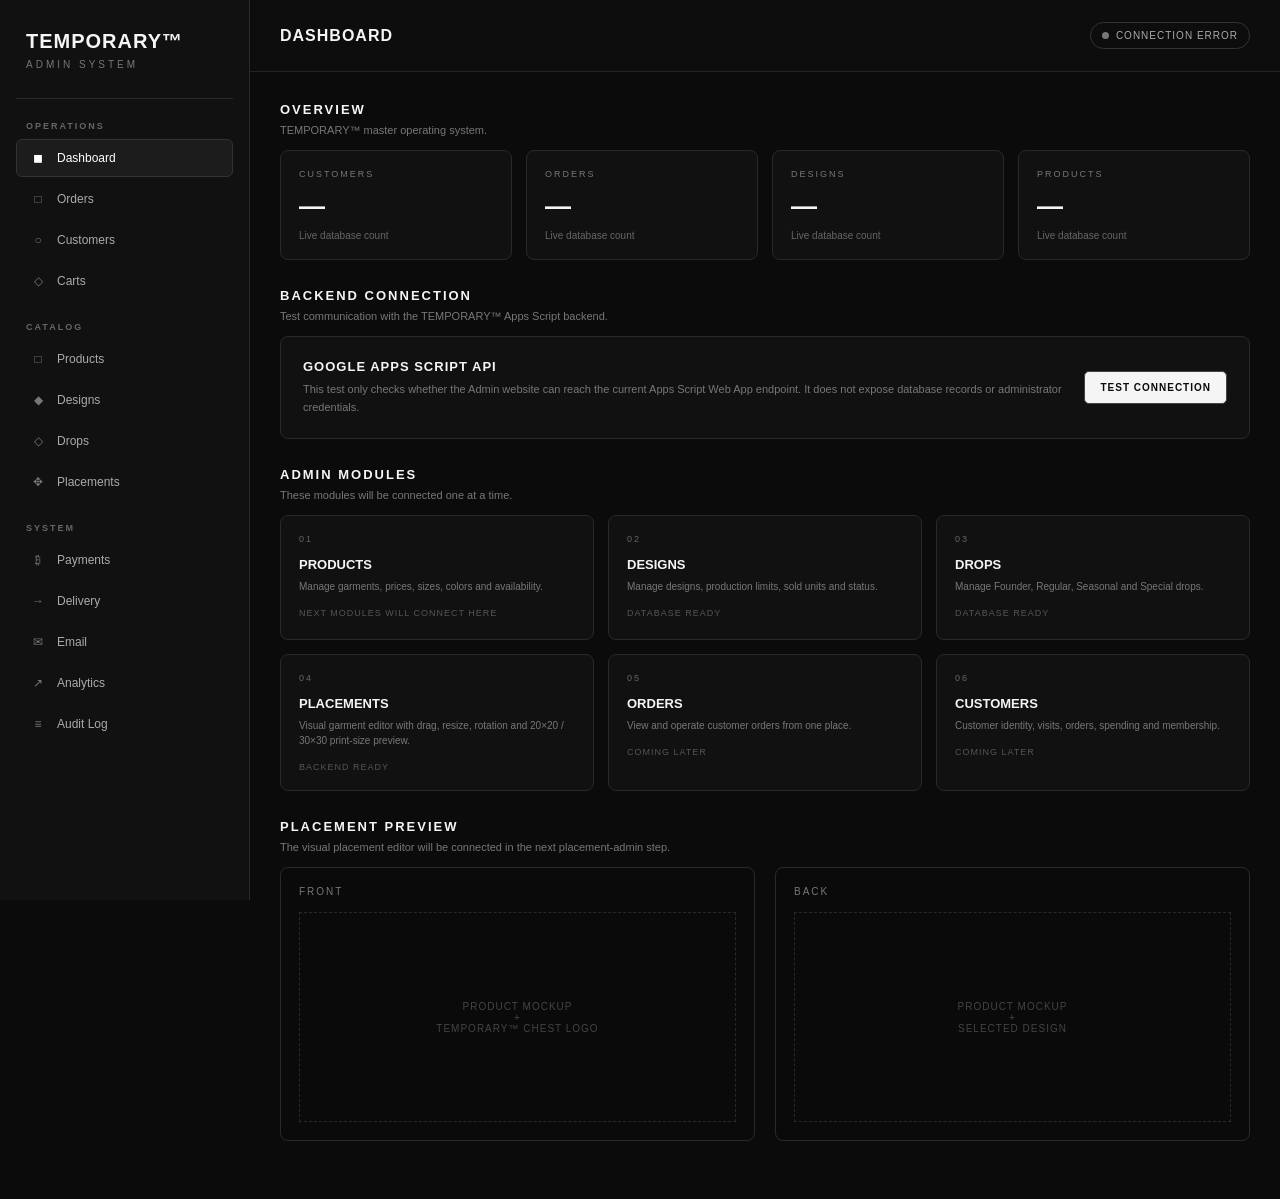
<file: admin (2).html>
<!DOCTYPE html>
<html lang="en">
<head>
  <meta charset="UTF-8">
  <meta name="viewport" content="width=device-width, initial-scale=1.0">

  <title>TEMPORARY™ — Admin</title>

  <style>
    * {
      box-sizing: border-box;
    }

    html,
    body {
      margin: 0;
      padding: 0;
      min-height: 100%;
      background: #0b0b0b;
      color: #f5f5f5;
      font-family: Arial, Helvetica, sans-serif;
    }

    body {
      min-height: 100vh;
    }

    button,
    select,
    input {
      font: inherit;
    }

    button {
      cursor: pointer;
    }

    .app {
      display: flex;
      min-height: 100vh;
    }

    /* SIDEBAR */

    .sidebar {
      width: 250px;
      min-height: 100vh;
      background: #111;
      border-right: 1px solid #2a2a2a;
      padding: 24px 16px;
      position: fixed;
      left: 0;
      top: 0;
      bottom: 0;
      overflow-y: auto;
    }

    .brand {
      padding: 6px 10px 28px;
      border-bottom: 1px solid #2a2a2a;
      margin-bottom: 18px;
    }

    .brand-name {
      font-size: 20px;
      font-weight: 800;
      letter-spacing: 1px;
    }

    .brand-subtitle {
      margin-top: 6px;
      font-size: 10px;
      letter-spacing: 3px;
      color: #777;
    }

    .nav-section {
      margin: 22px 10px 8px;
      font-size: 9px;
      letter-spacing: 2px;
      color: #666;
      font-weight: 700;
    }

    .nav-button {
      width: 100%;
      display: flex;
      align-items: center;
      gap: 10px;
      padding: 11px 12px;
      margin: 3px 0;
      border: 1px solid transparent;
      background: transparent;
      color: #aaa;
      text-align: left;
      border-radius: 6px;
      font-size: 12px;
    }

    .nav-button:hover {
      background: #191919;
      color: #fff;
    }

    .nav-button.active {
      background: #1c1c1c;
      border-color: #333;
      color: #fff;
    }

    .nav-icon {
      width: 18px;
      text-align: center;
      color: #777;
    }

    .nav-button.active .nav-icon {
      color: #fff;
    }

    /* MAIN */

    .main {
      width: calc(100% - 250px);
      margin-left: 250px;
      min-height: 100vh;
    }

    .topbar {
      height: 72px;
      border-bottom: 1px solid #242424;
      display: flex;
      align-items: center;
      justify-content: space-between;
      padding: 0 30px;
      background: #0d0d0d;
      position: sticky;
      top: 0;
      z-index: 10;
    }

    .page-title {
      font-size: 16px;
      font-weight: 700;
      letter-spacing: 1px;
    }

    .topbar-right {
      display: flex;
      align-items: center;
      gap: 14px;
    }

    .status-pill {
      display: flex;
      align-items: center;
      gap: 7px;
      border: 1px solid #333;
      border-radius: 999px;
      padding: 7px 11px;
      font-size: 10px;
      letter-spacing: 1px;
      color: #aaa;
    }

    .status-dot {
      width: 7px;
      height: 7px;
      border-radius: 50%;
      background: #777;
    }

    .status-dot.online {
      background: #d8d8d8;
    }

    .status-dot.error {
      background: #777;
    }

    .content {
      padding: 30px;
      max-width: 1500px;
    }

    /* CARDS */

    .section {
      margin-bottom: 28px;
    }

    .section-heading {
      margin-bottom: 14px;
    }

    .section-heading h2 {
      margin: 0;
      font-size: 13px;
      letter-spacing: 2px;
    }

    .section-heading p {
      margin: 7px 0 0;
      font-size: 11px;
      color: #777;
    }

    .stats {
      display: grid;
      grid-template-columns: repeat(4, minmax(0, 1fr));
      gap: 14px;
    }

    .stat-card {
      background: #111;
      border: 1px solid #292929;
      border-radius: 8px;
      padding: 18px;
    }

    .stat-label {
      font-size: 9px;
      letter-spacing: 2px;
      color: #777;
    }

    .stat-value {
      margin-top: 12px;
      font-size: 26px;
      font-weight: 700;
    }

    .stat-note {
      margin-top: 8px;
      font-size: 10px;
      color: #666;
    }

    .panel {
      background: #111;
      border: 1px solid #292929;
      border-radius: 8px;
      padding: 22px;
    }

    .connection-row {
      display: flex;
      align-items: center;
      justify-content: space-between;
      gap: 20px;
    }

    .connection-info {
      flex: 1;
    }

    .connection-title {
      font-size: 13px;
      font-weight: 700;
      letter-spacing: 1px;
    }

    .connection-description {
      margin-top: 7px;
      color: #777;
      font-size: 11px;
      line-height: 1.6;
    }

    .connection-result {
      margin-top: 18px;
      display: none;
      background: #090909;
      border: 1px solid #252525;
      border-radius: 6px;
      padding: 14px;
      font-family: monospace;
      font-size: 11px;
      line-height: 1.6;
      color: #aaa;
      white-space: pre-wrap;
      word-break: break-word;
    }

    .connection-result.visible {
      display: block;
    }

    .button {
      border: 1px solid #444;
      background: #f5f5f5;
      color: #0b0b0b;
      padding: 10px 15px;
      border-radius: 5px;
      font-size: 10px;
      font-weight: 800;
      letter-spacing: 1px;
      white-space: nowrap;
    }

    .button:hover {
      background: #ddd;
    }

    .button.secondary {
      background: transparent;
      color: #ddd;
      border-color: #333;
    }

    /* MODULE GRID */

    .module-grid {
      display: grid;
      grid-template-columns: repeat(3, minmax(0, 1fr));
      gap: 14px;
    }

    .module-card {
      background: #111;
      border: 1px solid #292929;
      border-radius: 8px;
      padding: 18px;
      min-height: 125px;
      transition: border-color 0.15s ease;
    }

    .module-card:hover {
      border-color: #4a4a4a;
    }

    .module-number {
      font-size: 9px;
      letter-spacing: 2px;
      color: #666;
    }

    .module-title {
      margin-top: 13px;
      font-size: 13px;
      font-weight: 700;
    }

    .module-description {
      margin-top: 7px;
      color: #777;
      font-size: 10px;
      line-height: 1.5;
    }

    .module-status {
      margin-top: 14px;
      font-size: 9px;
      letter-spacing: 1px;
      color: #555;
    }

    /* PLACEMENT PREVIEW */

    .placement-placeholder {
      display: grid;
      grid-template-columns: 1fr 1fr;
      gap: 20px;
    }

    .preview-box {
      background: #0a0a0a;
      border: 1px solid #292929;
      border-radius: 8px;
      padding: 18px;
    }

    .preview-title {
      font-size: 10px;
      letter-spacing: 2px;
      color: #777;
      margin-bottom: 15px;
    }

    .preview-body {
      min-height: 210px;
      border: 1px dashed #292929;
      display: flex;
      align-items: center;
      justify-content: center;
      color: #444;
      font-size: 10px;
      letter-spacing: 1px;
      text-align: center;
      padding: 20px;
    }

    /* MOBILE */

    @media (max-width: 1050px) {
      .stats {
        grid-template-columns: repeat(2, minmax(0, 1fr));
      }

      .module-grid {
        grid-template-columns: repeat(2, minmax(0, 1fr));
      }
    }

    @media (max-width: 760px) {
      .sidebar {
        width: 68px;
        padding: 18px 8px;
      }

      .brand {
        padding-left: 5px;
        padding-right: 5px;
      }

      .brand-name {
        font-size: 0;
      }

      .brand-name::after {
        content: "T™";
        font-size: 18px;
      }

      .brand-subtitle,
      .nav-section,
      .nav-label {
        display: none;
      }

      .nav-button {
        justify-content: center;
        padding: 12px 4px;
      }

      .main {
        width: calc(100% - 68px);
        margin-left: 68px;
      }

      .topbar {
        padding: 0 16px;
      }

      .content {
        padding: 18px;
      }

      .stats,
      .module-grid,
      .placement-placeholder {
        grid-template-columns: 1fr;
      }

      .connection-row {
        align-items: flex-start;
        flex-direction: column;
      }
    }
  </style>
</head>

<body>

  <div class="app">

    <!-- SIDEBAR -->

    <aside class="sidebar">

      <div class="brand">
        <div class="brand-name">TEMPORARY™</div>
        <div class="brand-subtitle">ADMIN SYSTEM</div>
      </div>


      <div class="nav-section">
        OPERATIONS
      </div>

      <button class="nav-button active" type="button" onclick="showModule('dashboard')">
        <span class="nav-icon">◼</span>
        <span class="nav-label">Dashboard</span>
      </button>

      <button class="nav-button" type="button" onclick="showModule('orders')">
        <span class="nav-icon">□</span>
        <span class="nav-label">Orders</span>
      </button>

      <button class="nav-button" type="button" onclick="showModule('customers')">
        <span class="nav-icon">○</span>
        <span class="nav-label">Customers</span>
      </button>

      <button class="nav-button" type="button" onclick="showModule('carts')">
        <span class="nav-icon">◇</span>
        <span class="nav-label">Carts</span>
      </button>


      <div class="nav-section">
        CATALOG
      </div>

      <button class="nav-button" type="button" onclick="showModule('products')">
        <span class="nav-icon">□</span>
        <span class="nav-label">Products</span>
      </button>

      <button class="nav-button" type="button" onclick="showModule('designs')">
        <span class="nav-icon">◆</span>
        <span class="nav-label">Designs</span>
      </button>

      <button class="nav-button" type="button" onclick="showModule('drops')">
        <span class="nav-icon">◇</span>
        <span class="nav-label">Drops</span>
      </button>

      <button class="nav-button" type="button" onclick="showModule('placements')">
        <span class="nav-icon">✥</span>
        <span class="nav-label">Placements</span>
      </button>


      <div class="nav-section">
        SYSTEM
      </div>

      <button class="nav-button" type="button" onclick="showModule('payments')">
        <span class="nav-icon">₿</span>
        <span class="nav-label">Payments</span>
      </button>

      <button class="nav-button" type="button" onclick="showModule('delivery')">
        <span class="nav-icon">→</span>
        <span class="nav-label">Delivery</span>
      </button>

      <button class="nav-button" type="button" onclick="showModule('email')">
        <span class="nav-icon">✉</span>
        <span class="nav-label">Email</span>
      </button>

      <button class="nav-button" type="button" onclick="showModule('analytics')">
        <span class="nav-icon">↗</span>
        <span class="nav-label">Analytics</span>
      </button>

      <button class="nav-button" type="button" onclick="showModule('audit')">
        <span class="nav-icon">≡</span>
        <span class="nav-label">Audit Log</span>
      </button>

    </aside>


    <!-- MAIN -->

    <main class="main">

      <header class="topbar">

        <div class="page-title" id="pageTitle">
          DASHBOARD
        </div>

        <div class="topbar-right">

          <div class="status-pill">
            <span class="status-dot" id="statusDot"></span>
            <span id="statusText">BACKEND NOT TESTED</span>
          </div>

        </div>

      </header>


      <div class="content">


        <!-- DASHBOARD -->

        <section id="module-dashboard" class="module">

          <div class="section">

            <div class="section-heading">

              <h2>OVERVIEW</h2>

              <p>
                TEMPORARY™ master operating system.
              </p>

            </div>


            <div class="stats">

              <div class="stat-card">
                <div class="stat-label">CUSTOMERS</div>
                <div class="stat-value" id="dashboardCustomers">—</div>
                <div class="stat-note">Live database count</div>
              </div>

              <div class="stat-card">
                <div class="stat-label">ORDERS</div>
                <div class="stat-value" id="dashboardOrders">—</div>
                <div class="stat-note">Live database count</div>
              </div>

              <div class="stat-card">
                <div class="stat-label">DESIGNS</div>
                <div class="stat-value" id="dashboardDesigns">—</div>
                <div class="stat-note">Live database count</div>
              </div>

              <div class="stat-card">
                <div class="stat-label">PRODUCTS</div>
                <div class="stat-value" id="dashboardProducts">—</div>
                <div class="stat-note">Live database count</div>
              </div>

            </div>

          </div>


          <div class="section">

            <div class="section-heading">

              <h2>BACKEND CONNECTION</h2>

              <p>
                Test communication with the TEMPORARY™ Apps Script backend.
              </p>

            </div>


            <div class="panel">

              <div class="connection-row">

                <div class="connection-info">

                  <div class="connection-title">
                    GOOGLE APPS SCRIPT API
                  </div>

                  <div class="connection-description">
                    This test only checks whether the Admin website can reach
                    the current Apps Script Web App endpoint. It does not expose
                    database records or administrator credentials.
                  </div>

                </div>

                <button
                  class="button"
                  type="button"
                  onclick="testBackend()"
                  id="testBackendButton"
                >
                  TEST CONNECTION
                </button>

              </div>


              <div
                class="connection-result"
                id="connectionResult"
              ></div>

            </div>

          </div>


          <div class="section">

            <div class="section-heading">

              <h2>ADMIN MODULES</h2>

              <p>
                These modules will be connected one at a time.
              </p>

            </div>


            <div class="module-grid">

              <div class="module-card">
                <div class="module-number">01</div>
                <div class="module-title">PRODUCTS</div>
                <div class="module-description">
                  Manage garments, prices, sizes, colors and availability.
                </div>
                <div class="module-status">NEXT MODULES WILL CONNECT HERE</div>
              </div>

              <div class="module-card">
                <div class="module-number">02</div>
                <div class="module-title">DESIGNS</div>
                <div class="module-description">
                  Manage designs, production limits, sold units and status.
                </div>
                <div class="module-status">DATABASE READY</div>
              </div>

              <div class="module-card">
                <div class="module-number">03</div>
                <div class="module-title">DROPS</div>
                <div class="module-description">
                  Manage Founder, Regular, Seasonal and Special drops.
                </div>
                <div class="module-status">DATABASE READY</div>
              </div>

              <div class="module-card">
                <div class="module-number">04</div>
                <div class="module-title">PLACEMENTS</div>
                <div class="module-description">
                  Visual garment editor with drag, resize, rotation and
                  20×20 / 30×30 print-size preview.
                </div>
                <div class="module-status">BACKEND READY</div>
              </div>

              <div class="module-card">
                <div class="module-number">05</div>
                <div class="module-title">ORDERS</div>
                <div class="module-description">
                  View and operate customer orders from one place.
                </div>
                <div class="module-status">COMING LATER</div>
              </div>

              <div class="module-card">
                <div class="module-number">06</div>
                <div class="module-title">CUSTOMERS</div>
                <div class="module-description">
                  Customer identity, visits, orders, spending and membership.
                </div>
                <div class="module-status">COMING LATER</div>
              </div>

            </div>

          </div>


          <div class="section">

            <div class="section-heading">

              <h2>PLACEMENT PREVIEW</h2>

              <p>
                The visual placement editor will be connected in the next
                placement-admin step.
              </p>

            </div>


            <div class="placement-placeholder">

              <div class="preview-box">

                <div class="preview-title">
                  FRONT
                </div>

                <div class="preview-body">
                  PRODUCT MOCKUP<br>
                  +<br>
                  TEMPORARY™ CHEST LOGO

                </div>

              </div>


              <div class="preview-box">

                <div class="preview-title">
                  BACK
                </div>

                <div class="preview-body">
                  PRODUCT MOCKUP<br>
                  +<br>
                  SELECTED DESIGN
                </div>

              </div>

            </div>

          </div>

        </section>


        <!-- PLACEHOLDER MODULES -->

        <section id="module-orders" class="module" style="display:none;">
          <div class="panel">
            <div class="section-heading">
              <h2>ORDERS</h2>
              <p>Order management will be connected in a later step.</p>
            </div>
          </div>
        </section>


        <section id="module-customers" class="module" style="display:none;">
          <div class="panel">
            <div class="section-heading">
              <h2>CUSTOMERS</h2>
              <p>Customer management will be connected in a later step.</p>
            </div>
          </div>
        </section>


        <section id="module-carts" class="module" style="display:none;">
          <div class="panel">
            <div class="section-heading">
              <h2>CARTS</h2>
              <p>Cart and abandoned-cart management will be connected later.</p>
            </div>
          </div>
        </section>


        <section id="module-products" class="module" style="display:none;">
          <div class="panel">
            <div class="section-heading">
              <h2>PRODUCTS</h2>
              <p>Product management will be connected in a later step.</p>
            </div>
          </div>
        </section>


        <section id="module-designs" class="module" style="display:none;">
          <div class="panel">
            <div class="section-heading">
              <h2>DESIGNS</h2>
              <p>Design management will be connected in a later step.</p>
            </div>
          </div>
        </section>


        <section id="module-drops" class="module" style="display:none;">
          <div class="panel">
            <div class="section-heading">
              <h2>DROPS</h2>
              <p>Drop management will be connected in a later step.</p>
            </div>
          </div>
        </section>


        <section id="module-placements" class="module" style="display:none;">
          <div class="panel">
            <div class="section-heading">
              <h2>PLACEMENTS</h2>
              <p>
                The visual placement editor will be built here after the
                Admin foundation is tested.
              </p>
            </div>
          </div>
        </section>


        <section id="module-payments" class="module" style="display:none;">
          <div class="panel">
            <div class="section-heading">
              <h2>PAYMENTS</h2>
              <p>Payment management will be connected later.</p>
            </div>
          </div>
        </section>


        <section id="module-delivery" class="module" style="display:none;">
          <div class="panel">
            <div class="section-heading">
              <h2>DELIVERY</h2>
              <p>Delivery management will be connected later.</p>
            </div>
          </div>
        </section>


        <section id="module-email" class="module" style="display:none;">
          <div class="panel">
            <div class="section-heading">
              <h2>EMAIL</h2>
              <p>Email and abandoned-cart tools will be connected later.</p>
            </div>
          </div>
        </section>


        <section id="module-analytics" class="module" style="display:none;">
          <div class="panel">
            <div class="section-heading">
              <h2>ANALYTICS</h2>
              <p>Analytics will be connected later.</p>
            </div>
          </div>
        </section>


        <section id="module-audit" class="module" style="display:none;">
          <div class="panel">
            <div class="section-heading">
              <h2>AUDIT LOG</h2>
              <p>Audit history will be connected later.</p>
            </div>
          </div>
        </section>


      </div>

    </main>

  </div>


  <script>

    /*************************************************
     * TEMPORARY™ ADMIN
     *
     * STEP 7D-1
     *
     * Backend URL currently used by the customer site.
     *************************************************/

    var API_URL =
      "https://script.google.com/macros/s/AKfycbxW7JCy39-lX7o9veIoIXcEvYU46pjxbzjnemv_5VKvLfr4QxGBYELuI5W0_c4HPot3/exec";


    /*************************************************
     * MODULE NAVIGATION
     *************************************************/

    function showModule(moduleName) {

      var modules =
        document.querySelectorAll(".module");

      modules.forEach(function(module) {

        module.style.display = "none";

      });


      var target =
        document.getElementById(
          "module-" + moduleName
        );


      if (target) {

        target.style.display = "block";

      }


      var buttons =
        document.querySelectorAll(".nav-button");

      buttons.forEach(function(button) {

        button.classList.remove("active");

      });


      var clickedButton =
        Array.prototype.find.call(
          buttons,
          function(button) {

            var onclick =
              button.getAttribute("onclick") || "";

            return onclick.indexOf(
              "'" + moduleName + "'"
            ) !== -1;

          }
        );


      if (clickedButton) {

        clickedButton.classList.add("active");

      }


      var title =
        document.getElementById("pageTitle");


      title.textContent =
        moduleName.toUpperCase();

    }


    /*************************************************
     * LIVE DASHBOARD
     *************************************************/

    function loadDashboard() {

      var statusText =
        document.getElementById("statusText");

      var statusDot =
        document.getElementById("statusDot");

      var customers =
        document.getElementById("dashboardCustomers");

      var orders =
        document.getElementById("dashboardOrders");

      var designs =
        document.getElementById("dashboardDesigns");

      var products =
        document.getElementById("dashboardProducts");

      statusText.textContent =
        "LOADING DATABASE";

      statusDot.classList.remove(
        "online",
        "error"
      );

      fetch(API_URL, {
        method: "GET",
        cache: "no-store"
      })

      .then(function(response) {

        if (!response.ok) {
          throw new Error(
            "Backend returned HTTP " +
            response.status
          );
        }

        return response.json();

      })

      .then(function(data) {

        if (
          !data ||
          data.status !== "OK"
        ) {

          throw new Error(
            "Backend returned an invalid response."
          );

        }

        var dashboard =
          data.dashboard;

        if (
          !dashboard ||
          !dashboard.counts
        ) {

          throw new Error(
            "Dashboard data was not found in the backend response."
          );

        }

        var counts =
          dashboard.counts;

        customers.textContent =
          counts.customers;

        orders.textContent =
          counts.orders;

        designs.textContent =
          counts.designs;

        products.textContent =
          counts.products;

        statusText.textContent =
          "BACKEND ONLINE";

        statusDot.classList.add(
          "online"
        );

      })

      .catch(function(error) {

        customers.textContent = "—";
        orders.textContent = "—";
        designs.textContent = "—";
        products.textContent = "—";

        statusText.textContent =
          "CONNECTION ERROR";

        statusDot.classList.add(
          "error"
        );

        console.error(
          "Dashboard load failed:",
          error
        );

      });

    }


    /*************************************************
     * BACKEND CONNECTION TEST
     *************************************************/

    function testBackend() {

      var button =
        document.getElementById(
          "testBackendButton"
        );

      var result =
        document.getElementById(
          "connectionResult"
        );

      var statusText =
        document.getElementById(
          "statusText"
        );

      var statusDot =
        document.getElementById(
          "statusDot"
        );


      button.disabled = true;

      button.textContent =
        "TESTING...";


      result.classList.add(
        "visible"
      );

      result.textContent =
        "Connecting to Apps Script...";


      statusText.textContent =
        "TESTING";


      statusDot.classList.remove(
        "online",
        "error"
      );


      fetch(API_URL, {
        method: "GET",
        cache: "no-store"
      })

      .then(function(response) {

        if (!response.ok) {
          throw new Error(
            "Backend returned HTTP " +
            response.status
          );
        }

        return response.text();

      })

      .then(function(text) {

        result.textContent =
          "BACKEND RESPONSE\n\n" +
          text;

        statusText.textContent =
          "BACKEND ONLINE";

        statusDot.classList.add(
          "online"
        );

        /*
         * Refresh the dashboard cards from
         * the same successful backend response.
         */
        try {

          var data =
            JSON.parse(text);

          if (
            data &&
            data.dashboard &&
            data.dashboard.counts
          ) {

            var counts =
              data.dashboard.counts;

            document.getElementById(
              "dashboardCustomers"
            ).textContent =
              counts.customers;

            document.getElementById(
              "dashboardOrders"
            ).textContent =
              counts.orders;

            document.getElementById(
              "dashboardDesigns"
            ).textContent =
              counts.designs;

            document.getElementById(
              "dashboardProducts"
            ).textContent =
              counts.products;

          }

        } catch (parseError) {

          console.error(
            "Dashboard response parsing failed:",
            parseError
          );

        }

      })

      .catch(function(error) {

        result.textContent =
          "BACKEND CONNECTION FAILED\n\n" +
          String(error);


        statusText.textContent =
          "CONNECTION ERROR";


        statusDot.classList.add(
          "error"
        );

      })

      .finally(function() {

        button.disabled = false;

        button.textContent =
          "TEST CONNECTION";

      });

    }


    /*************************************************
     * INITIAL STATE
     *************************************************/

    showModule(
      "dashboard"
    );

    loadDashboard();

  </script>

</body>
</html>
</file>
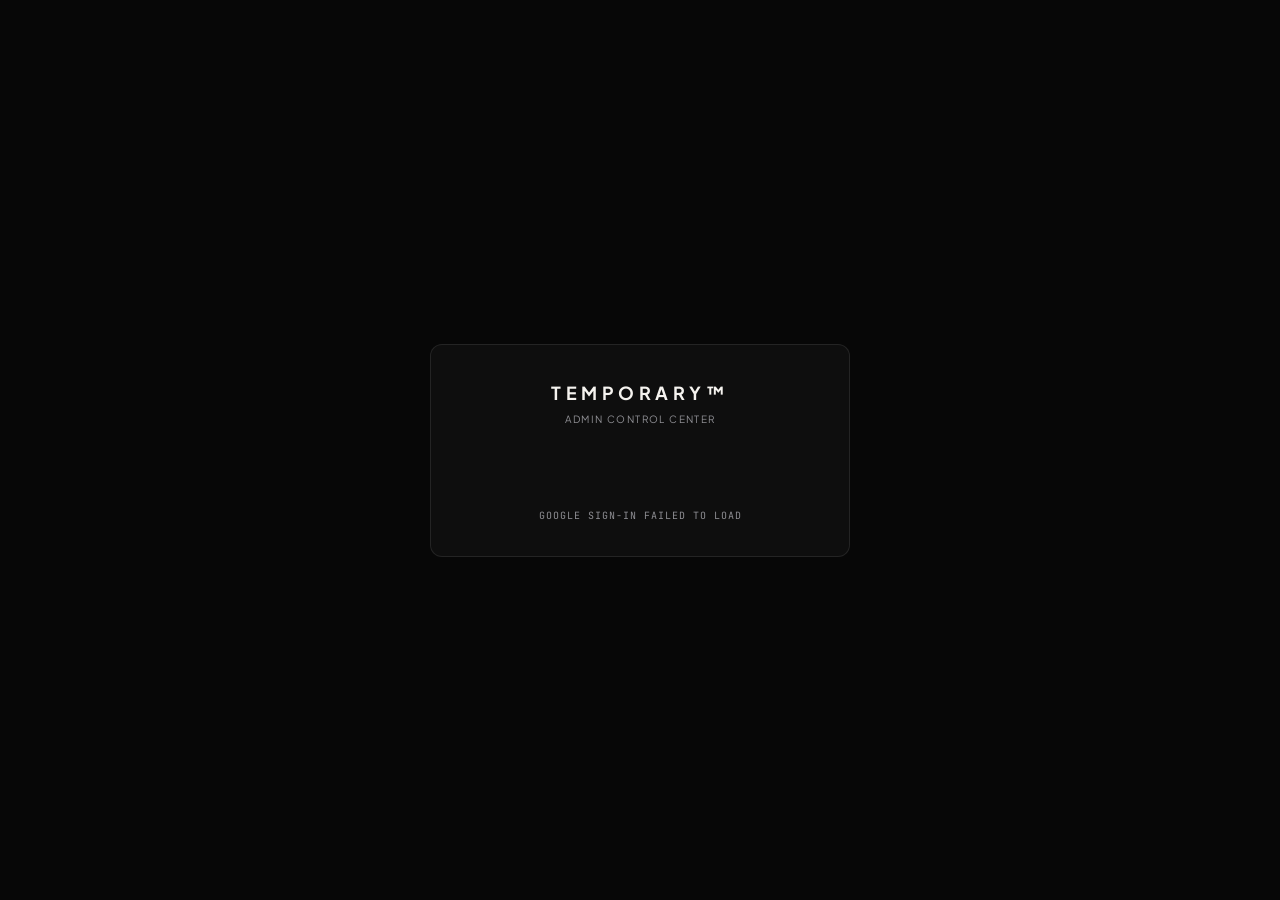
<file: admin.html>
<!doctype html>
<html lang="en">
<head>
<meta charset="utf-8">
<meta name="viewport" content="width=device-width,initial-scale=1,viewport-fit=cover">
<meta name="theme-color" content="#070707">
<title>TEMPORARY™ — Admin Control Center</title>
<link rel="stylesheet" href="https://fonts.googleapis.com/css2?family=Plus+Jakarta+Sans:wght@400;500;600;700;800&family=JetBrains+Mono:wght@400;600&display=swap">
<style>
:root{--bg:#070707;--card:#0e0e0e;--sub:#141414;--hover:#1b1b1b;--line:rgba(255,255,255,.09);--line2:rgba(255,255,255,.18);--text:#f5f3ef;--muted:#8e8e93;--accent:#d4af37;--danger:#ef4444;--ok:#22c55e;--warn:#f59e0b;--info:#3b82f6;--mono:'JetBrains Mono',ui-monospace,monospace;--sans:'Plus Jakarta Sans',system-ui,sans-serif}
*{box-sizing:border-box;margin:0;padding:0}html,body{height:100%;background:var(--bg);color:var(--text);font:13px/1.5 var(--sans);-webkit-font-smoothing:antialiased}
button,input,select,textarea{font:inherit;color:inherit}a{color:inherit}.mono{font-family:var(--mono)}.muted{color:var(--muted)}
::-webkit-scrollbar{width:6px;height:6px}::-webkit-scrollbar-thumb{background:rgba(255,255,255,.15);border-radius:3px}
#gate{position:fixed;inset:0;display:flex;align-items:center;justify-content:center;padding:20px;z-index:50}
.gate-box{width:min(420px,100%);background:var(--card);border:1px solid var(--line);border-radius:12px;padding:34px;text-align:center}
.gate-box h1{font-size:18px;letter-spacing:.25em}.gate-box p{font-size:10px;color:var(--muted);letter-spacing:.14em;margin:6px 0 24px}
#gSlot{min-height:44px;display:flex;justify-content:center;margin-bottom:14px}#gateStatus{font:10px var(--mono);color:var(--muted);letter-spacing:.1em}
#app{display:none;height:100vh;grid-template-columns:230px minmax(0,1fr);grid-template-rows:56px 1fr}
.top{grid-column:1/-1;display:flex;align-items:center;justify-content:space-between;padding:0 18px;border-bottom:1px solid var(--line)}
.top b{letter-spacing:.22em}.top .r{display:flex;gap:12px;align-items:center;font-size:11px}
.pill{padding:2px 8px;border:1px solid var(--line);border-radius:20px;font:10px var(--mono);color:var(--muted)}.pill.ok{color:var(--ok)}.pill.bad{color:var(--danger)}
nav{border-right:1px solid var(--line);overflow:auto;padding:12px 8px}nav h6{font-size:9px;letter-spacing:.18em;color:#555;margin:14px 10px 4px;text-transform:uppercase}
nav a{display:flex;justify-content:space-between;padding:8px 10px;border-radius:6px;color:var(--muted);cursor:pointer;font-weight:500;text-decoration:none}nav a:hover{background:var(--hover);color:var(--text)}nav a.on{background:var(--card);border:1px solid var(--line);color:var(--text)}
main{overflow:auto;padding:22px 26px 60px}
.vh{display:flex;justify-content:space-between;align-items:flex-end;gap:14px;flex-wrap:wrap;margin-bottom:18px}.vh h2{font-size:21px}.vh p{color:var(--muted);font-size:12px}.acts{display:flex;gap:8px;flex-wrap:wrap;align-items:center}
.btn{height:32px;padding:0 13px;border-radius:6px;border:1px solid var(--line);background:var(--card);font-weight:600;font-size:12px;cursor:pointer;display:inline-flex;align-items:center;gap:6px;white-space:nowrap}.btn:hover{border-color:var(--line2);background:var(--hover)}
.btn.p{background:var(--text);color:#070707;border-color:var(--text)}.btn.a{background:var(--accent);color:#070707;border-color:var(--accent)}.btn.d{color:var(--danger);border-color:rgba(239,68,68,.35)}.btn.sm{height:26px;font-size:11px;padding:0 9px}.btn:disabled{opacity:.4;cursor:not-allowed}
input.in,select.in,textarea.in{height:32px;padding:0 10px;background:var(--card);border:1px solid var(--line);border-radius:6px;width:100%}textarea.in{height:auto;min-height:70px;padding:8px 10px;resize:vertical}.in:focus{outline:0;border-color:var(--accent)}
.card{background:var(--card);border:1px solid var(--line);border-radius:8px;padding:16px;margin-bottom:14px}.card h3{font-size:12px;letter-spacing:.06em;margin-bottom:12px}
.stats{display:grid;grid-template-columns:repeat(auto-fit,minmax(160px,1fr));gap:10px;margin-bottom:16px}.stat{background:var(--card);border:1px solid var(--line);border-radius:8px;padding:14px}.stat small{font-size:9px;letter-spacing:.12em;color:var(--muted);text-transform:uppercase}.stat b{display:block;font-size:22px;margin-top:2px}
.tw{background:var(--card);border:1px solid var(--line);border-radius:8px;overflow:auto}table{width:100%;border-collapse:collapse;font-size:12px}th{background:var(--sub);padding:9px 12px;text-align:left;font-size:10px;letter-spacing:.08em;color:var(--muted);text-transform:uppercase;white-space:nowrap}td{padding:10px 12px;border-top:1px solid var(--line);vertical-align:middle}tr:hover td{background:rgba(255,255,255,.02)}
.badge{display:inline-block;padding:2px 7px;border-radius:4px;font-size:10px;font-weight:700;letter-spacing:.05em;background:var(--hover);color:var(--muted)}
.b-PENDING{color:var(--warn);background:rgba(245,158,11,.1)}.b-CONFIRMED{color:var(--info);background:rgba(59,130,246,.1)}.b-PROCESSING{color:#c084fc;background:rgba(168,85,247,.1)}.b-READY_FOR_DELIVERY{color:#fbbf24;background:rgba(245,158,11,.12)}.b-OUT_FOR_DELIVERY{color:#f472b6;background:rgba(236,72,153,.1)}.b-SHIPPED{color:#38bdf8;background:rgba(14,165,233,.1)}.b-DELIVERED,.b-PAID,.b-ACTIVE,.b-TRUE{color:var(--ok);background:rgba(34,197,94,.1)}.b-CANCELED,.b-FAILED,.b-SOLD_OUT,.b-FALSE{color:var(--danger);background:rgba(239,68,68,.1)}
.grid2{display:grid;grid-template-columns:1fr 1fr;gap:12px}.thgrid{display:grid;grid-template-columns:repeat(auto-fill,minmax(300px,1fr));gap:14px}.thgrid .card{margin:0}.thc.live{border-color:var(--accent)}.thtop{display:grid;grid-template-columns:84px 1fr;gap:14px;align-items:center}.thtop img{width:84px;height:112px;object-fit:cover;border-radius:8px;background:#000}.thon{display:flex;gap:8px;align-items:center;margin-top:10px;font:11px var(--mono);cursor:pointer}.thon input{width:20px;height:20px}
.grid3{display:grid;grid-template-columns:repeat(3,1fr);gap:12px}.f{display:flex;flex-direction:column;gap:4px}.f label{font-size:10px;color:var(--muted);letter-spacing:.05em;font-weight:600}.full{grid-column:1/-1}
.seg{display:inline-flex;background:var(--sub);border:1px solid var(--line);border-radius:6px;padding:2px;gap:2px}.seg button{border:0;background:none;color:var(--muted);height:26px;padding:0 10px;border-radius:4px;cursor:pointer;font-size:11px;font-weight:600}.seg button.on{background:var(--card);color:var(--text);box-shadow:0 0 0 1px var(--line2)}
.studio{display:grid;grid-template-columns:minmax(320px,460px) minmax(300px,1fr) minmax(320px,420px);gap:16px;align-items:start}
.stage{position:relative;width:100%;aspect-ratio:4/5;background:#0b0b0b;border:1px solid var(--line);border-radius:8px;overflow:hidden;touch-action:none;user-select:none}
.stage .base{position:absolute;inset:0;width:100%;height:100%;object-fit:contain;object-position:center}
.layer{position:absolute;transform:translate(-50%,-50%);cursor:move}.layer img{width:100%;height:100%;object-fit:contain;pointer-events:none;display:block}.layer.sel{outline:1px dashed var(--accent);outline-offset:2px}
.h{position:absolute;width:10px;height:10px;background:var(--accent);border-radius:50%;right:-5px;bottom:-5px;cursor:nwse-resize}
.frame-bg{position:absolute;inset:0;width:100%;height:100%;object-fit:cover}
.slider{display:grid;grid-template-columns:70px 1fr 64px;gap:8px;align-items:center;margin-bottom:6px;font-size:11px}.slider input[type=number]{height:26px;padding:0 6px;background:var(--sub);border:1px solid var(--line);border-radius:4px;width:100%}
.preview{width:100%;height:640px;border:1px solid var(--line);border-radius:8px;background:#000}
.devwrap{background:var(--sub);border:1px solid var(--line);border-radius:8px;padding:16px;overflow:auto;height:72vh;display:flex;justify-content:center;align-items:flex-start}
.devwrap iframe{border:1px solid var(--line2);background:#000;transform-origin:top center}
.ov{position:fixed;inset:0;background:rgba(0,0,0,.7);backdrop-filter:blur(4px);display:none;align-items:center;justify-content:center;padding:18px;z-index:40}.ov.on{display:flex}
.modal{width:min(760px,100%);max-height:90vh;overflow:auto;background:var(--card);border:1px solid var(--line2);border-radius:10px}.modal header{display:flex;justify-content:space-between;align-items:center;padding:14px 18px;border-bottom:1px solid var(--line);position:sticky;top:0;background:var(--card)}.modal .mb{padding:18px}.modal footer{display:flex;justify-content:flex-end;gap:8px;padding:12px 18px;border-top:1px solid var(--line);position:sticky;bottom:0;background:var(--card)}
#toast{position:fixed;right:20px;bottom:20px;background:var(--card);border:1px solid var(--accent);padding:10px 14px;border-radius:6px;font:11px var(--mono);display:none;z-index:60;max-width:440px}#toast.bad{border-color:var(--danger)}
.thumb{width:44px;height:44px;border-radius:4px;background:#111;border:1px solid var(--line);object-fit:contain}
.note{font-size:11px;color:var(--muted);border:1px dashed var(--line);border-radius:6px;padding:10px}
@media(max-width:1300px){.studio{grid-template-columns:minmax(300px,1fr) minmax(300px,1fr)}.studio>.pv{grid-column:1/-1}}
@media(max-width:900px){#app{grid-template-columns:1fr}nav{display:none}nav.open{display:block;position:fixed;top:56px;bottom:0;left:0;width:240px;background:var(--bg);z-index:30}#menuBtn{display:inline-flex!important}.studio,.grid2,.grid3{grid-template-columns:1fr}}
</style>
</head>
<body>
<iframe id="bridge" style="display:none" title="bridge"></iframe>
<div id="gate"><div class="gate-box"><h1>TEMPORARY™</h1><p>ADMIN CONTROL CENTER</p><div id="gSlot"></div><div id="gateStatus">CONNECTING…</div></div></div>
<div id="app">
  <div class="top"><div style="display:flex;gap:12px;align-items:center"><button class="btn sm" id="menuBtn" style="display:none">☰</button><b>TEMPORARY™</b><span class="pill">ADMIN</span></div>
    <div class="r"><span class="pill" id="apiPill">API</span><span class="pill" id="revPill">REV —</span><span id="who"></span><button class="btn sm" id="logoutBtn">Log out</button></div></div>
  <nav id="nav"></nav>
  <main id="main"></main>
</div>
<div class="ov" id="ov"><div class="modal"><header><b id="mTitle"></b><button class="btn sm" onclick="closeModal()">✕</button></header><div class="mb" id="mBody"></div><footer id="mFoot"></footer></div></div>
<div id="toast"></div>
<script>
/*! QR Code Generator for JavaScript · Copyright (c) 2009 Kazuhiko Arase · MIT License · runs locally, nothing is sent anywhere */
var qrcode=function(){var t=function(t,r){var e=t,n=g[r],o=null,i=0,a=null,u=[],f={},c=function(t,r){o=function(t){for(var r=new Array(t),e=0;e<t;e+=1){r[e]=new Array(t);for(var n=0;n<t;n+=1)r[e][n]=null}return r}(i=4*e+17),l(0,0),l(i-7,0),l(0,i-7),s(),h(),d(t,r),e>=7&&v(t),null==a&&(a=p(e,n,u)),w(a,r)},l=function(t,r){for(var e=-1;e<=7;e+=1)if(!(t+e<=-1||i<=t+e))for(var n=-1;n<=7;n+=1)r+n<=-1||i<=r+n||(o[t+e][r+n]=0<=e&&e<=6&&(0==n||6==n)||0<=n&&n<=6&&(0==e||6==e)||2<=e&&e<=4&&2<=n&&n<=4)},h=function(){for(var t=8;t<i-8;t+=1)null==o[t][6]&&(o[t][6]=t%2==0);for(var r=8;r<i-8;r+=1)null==o[6][r]&&(o[6][r]=r%2==0)},s=function(){for(var t=B.getPatternPosition(e),r=0;r<t.length;r+=1)for(var n=0;n<t.length;n+=1){var i=t[r],a=t[n];if(null==o[i][a])for(var u=-2;u<=2;u+=1)for(var f=-2;f<=2;f+=1)o[i+u][a+f]=-2==u||2==u||-2==f||2==f||0==u&&0==f}},v=function(t){for(var r=B.getBCHTypeNumber(e),n=0;n<18;n+=1){var a=!t&&1==(r>>n&1);o[Math.floor(n/3)][n%3+i-8-3]=a}for(n=0;n<18;n+=1){a=!t&&1==(r>>n&1);o[n%3+i-8-3][Math.floor(n/3)]=a}},d=function(t,r){for(var e=n<<3|r,a=B.getBCHTypeInfo(e),u=0;u<15;u+=1){var f=!t&&1==(a>>u&1);u<6?o[u][8]=f:u<8?o[u+1][8]=f:o[i-15+u][8]=f}for(u=0;u<15;u+=1){f=!t&&1==(a>>u&1);u<8?o[8][i-u-1]=f:u<9?o[8][15-u-1+1]=f:o[8][15-u-1]=f}o[i-8][8]=!t},w=function(t,r){for(var e=-1,n=i-1,a=7,u=0,f=B.getMaskFunction(r),c=i-1;c>0;c-=2)for(6==c&&(c-=1);;){for(var g=0;g<2;g+=1)if(null==o[n][c-g]){var l=!1;u<t.length&&(l=1==(t[u]>>>a&1)),f(n,c-g)&&(l=!l),o[n][c-g]=l,-1==(a-=1)&&(u+=1,a=7)}if((n+=e)<0||i<=n){n-=e,e=-e;break}}},p=function(t,r,e){for(var n=A.getRSBlocks(t,r),o=b(),i=0;i<e.length;i+=1){var a=e[i];o.put(a.getMode(),4),o.put(a.getLength(),B.getLengthInBits(a.getMode(),t)),a.write(o)}var u=0;for(i=0;i<n.length;i+=1)u+=n[i].dataCount;if(o.getLengthInBits()>8*u)throw"code length overflow. ("+o.getLengthInBits()+">"+8*u+")";for(o.getLengthInBits()+4<=8*u&&o.put(0,4);o.getLengthInBits()%8!=0;)o.putBit(!1);for(;!(o.getLengthInBits()>=8*u||(o.put(236,8),o.getLengthInBits()>=8*u));)o.put(17,8);return function(t,r){for(var e=0,n=0,o=0,i=new Array(r.length),a=new Array(r.length),u=0;u<r.length;u+=1){var f=r[u].dataCount,c=r[u].totalCount-f;n=Math.max(n,f),o=Math.max(o,c),i[u]=new Array(f);for(var g=0;g<i[u].length;g+=1)i[u][g]=255&t.getBuffer()[g+e];e+=f;var l=B.getErrorCorrectPolynomial(c),h=k(i[u],l.getLength()-1).mod(l);for(a[u]=new Array(l.getLength()-1),g=0;g<a[u].length;g+=1){var s=g+h.getLength()-a[u].length;a[u][g]=s>=0?h.getAt(s):0}}var v=0;for(g=0;g<r.length;g+=1)v+=r[g].totalCount;var d=new Array(v),w=0;for(g=0;g<n;g+=1)for(u=0;u<r.length;u+=1)g<i[u].length&&(d[w]=i[u][g],w+=1);for(g=0;g<o;g+=1)for(u=0;u<r.length;u+=1)g<a[u].length&&(d[w]=a[u][g],w+=1);return d}(o,n)};f.addData=function(t,r){var e=null;switch(r=r||"Byte"){case"Numeric":e=M(t);break;case"Alphanumeric":e=x(t);break;case"Byte":e=m(t);break;case"Kanji":e=L(t);break;default:throw"mode:"+r}u.push(e),a=null},f.isDark=function(t,r){if(t<0||i<=t||r<0||i<=r)throw t+","+r;return o[t][r]},f.getModuleCount=function(){return i},f.make=function(){if(e<1){for(var t=1;t<40;t++){for(var r=A.getRSBlocks(t,n),o=b(),i=0;i<u.length;i++){var a=u[i];o.put(a.getMode(),4),o.put(a.getLength(),B.getLengthInBits(a.getMode(),t)),a.write(o)}var g=0;for(i=0;i<r.length;i++)g+=r[i].dataCount;if(o.getLengthInBits()<=8*g)break}e=t}c(!1,function(){for(var t=0,r=0,e=0;e<8;e+=1){c(!0,e);var n=B.getLostPoint(f);(0==e||t>n)&&(t=n,r=e)}return r}())},f.createTableTag=function(t,r){t=t||2;var e="";e+='<table style="',e+=" border-width: 0px; border-style: none;",e+=" border-collapse: collapse;",e+=" padding: 0px; margin: "+(r=void 0===r?4*t:r)+"px;",e+='">',e+="<tbody>";for(var n=0;n<f.getModuleCount();n+=1){e+="<tr>";for(var o=0;o<f.getModuleCount();o+=1)e+='<td style="',e+=" border-width: 0px; border-style: none;",e+=" border-collapse: collapse;",e+=" padding: 0px; margin: 0px;",e+=" width: "+t+"px;",e+=" height: "+t+"px;",e+=" background-color: ",e+=f.isDark(n,o)?"#000000":"#ffffff",e+=";",e+='"/>';e+="</tr>"}return e+="</tbody>",e+="</table>"},f.createSvgTag=function(t,r,e,n){var o={};"object"==typeof arguments[0]&&(t=(o=arguments[0]).cellSize,r=o.margin,e=o.alt,n=o.title),t=t||2,r=void 0===r?4*t:r,(e="string"==typeof e?{text:e}:e||{}).text=e.text||null,e.id=e.text?e.id||"qrcode-description":null,(n="string"==typeof n?{text:n}:n||{}).text=n.text||null,n.id=n.text?n.id||"qrcode-title":null;var i,a,u,c,g=f.getModuleCount()*t+2*r,l="";for(c="l"+t+",0 0,"+t+" -"+t+",0 0,-"+t+"z ",l+='<svg version="1.1" xmlns="http://www.w3.org/2000/svg"',l+=o.scalable?"":' width="'+g+'px" height="'+g+'px"',l+=' viewBox="0 0 '+g+" "+g+'" ',l+=' preserveAspectRatio="xMinYMin meet"',l+=n.text||e.text?' role="img" aria-labelledby="'+y([n.id,e.id].join(" ").trim())+'"':"",l+=">",l+=n.text?'<title id="'+y(n.id)+'">'+y(n.text)+"</title>":"",l+=e.text?'<description id="'+y(e.id)+'">'+y(e.text)+"</description>":"",l+='<rect width="100%" height="100%" fill="white" cx="0" cy="0"/>',l+='<path d="',a=0;a<f.getModuleCount();a+=1)for(u=a*t+r,i=0;i<f.getModuleCount();i+=1)f.isDark(a,i)&&(l+="M"+(i*t+r)+","+u+c);return l+='" stroke="transparent" fill="black"/>',l+="</svg>"},f.createDataURL=function(t,r){t=t||2,r=void 0===r?4*t:r;var e=f.getModuleCount()*t+2*r,n=r,o=e-r;return I(e,e,(function(r,e){if(n<=r&&r<o&&n<=e&&e<o){var i=Math.floor((r-n)/t),a=Math.floor((e-n)/t);return f.isDark(a,i)?0:1}return 1}))},f.createImgTag=function(t,r,e){t=t||2,r=void 0===r?4*t:r;var n=f.getModuleCount()*t+2*r,o="";return o+="<img",o+=' src="',o+=f.createDataURL(t,r),o+='"',o+=' width="',o+=n,o+='"',o+=' height="',o+=n,o+='"',e&&(o+=' alt="',o+=y(e),o+='"'),o+="/>"};var y=function(t){for(var r="",e=0;e<t.length;e+=1){var n=t.charAt(e);switch(n){case"<":r+="&lt;";break;case">":r+="&gt;";break;case"&":r+="&amp;";break;case'"':r+="&quot;";break;default:r+=n}}return r};return f.createASCII=function(t,r){if((t=t||1)<2)return function(t){t=void 0===t?2:t;var r,e,n,o,i,a=1*f.getModuleCount()+2*t,u=t,c=a-t,g={"██":"█","█ ":"▀"," █":"▄","  ":" "},l={"██":"▀","█ ":"▀"," █":" ","  ":" "},h="";for(r=0;r<a;r+=2){for(n=Math.floor((r-u)/1),o=Math.floor((r+1-u)/1),e=0;e<a;e+=1)i="█",u<=e&&e<c&&u<=r&&r<c&&f.isDark(n,Math.floor((e-u)/1))&&(i=" "),u<=e&&e<c&&u<=r+1&&r+1<c&&f.isDark(o,Math.floor((e-u)/1))?i+=" ":i+="█",h+=t<1&&r+1>=c?l[i]:g[i];h+="\n"}return a%2&&t>0?h.substring(0,h.length-a-1)+Array(a+1).join("▀"):h.substring(0,h.length-1)}(r);t-=1,r=void 0===r?2*t:r;var e,n,o,i,a=f.getModuleCount()*t+2*r,u=r,c=a-r,g=Array(t+1).join("██"),l=Array(t+1).join("  "),h="",s="";for(e=0;e<a;e+=1){for(o=Math.floor((e-u)/t),s="",n=0;n<a;n+=1)i=1,u<=n&&n<c&&u<=e&&e<c&&f.isDark(o,Math.floor((n-u)/t))&&(i=0),s+=i?g:l;for(o=0;o<t;o+=1)h+=s+"\n"}return h.substring(0,h.length-1)},f.renderTo2dContext=function(t,r){r=r||2;for(var e=f.getModuleCount(),n=0;n<e;n++)for(var o=0;o<e;o++)t.fillStyle=f.isDark(n,o)?"black":"white",t.fillRect(n*r,o*r,r,r)},f};t.stringToBytes=(t.stringToBytesFuncs={default:function(t){for(var r=[],e=0;e<t.length;e+=1){var n=t.charCodeAt(e);r.push(255&n)}return r}}).default,t.createStringToBytes=function(t,r){var e=function(){for(var e=S(t),n=function(){var t=e.read();if(-1==t)throw"eof";return t},o=0,i={};;){var a=e.read();if(-1==a)break;var u=n(),f=n()<<8|n();i[String.fromCharCode(a<<8|u)]=f,o+=1}if(o!=r)throw o+" != "+r;return i}(),n="?".charCodeAt(0);return function(t){for(var r=[],o=0;o<t.length;o+=1){var i=t.charCodeAt(o);if(i<128)r.push(i);else{var a=e[t.charAt(o)];"number"==typeof a?(255&a)==a?r.push(a):(r.push(a>>>8),r.push(255&a)):r.push(n)}}return r}};var r,e,n,o,i,a=1,u=2,f=4,c=8,g={L:1,M:0,Q:3,H:2},l=0,h=1,s=2,v=3,d=4,w=5,p=6,y=7,B=(r=[[],[6,18],[6,22],[6,26],[6,30],[6,34],[6,22,38],[6,24,42],[6,26,46],[6,28,50],[6,30,54],[6,32,58],[6,34,62],[6,26,46,66],[6,26,48,70],[6,26,50,74],[6,30,54,78],[6,30,56,82],[6,30,58,86],[6,34,62,90],[6,28,50,72,94],[6,26,50,74,98],[6,30,54,78,102],[6,28,54,80,106],[6,32,58,84,110],[6,30,58,86,114],[6,34,62,90,118],[6,26,50,74,98,122],[6,30,54,78,102,126],[6,26,52,78,104,130],[6,30,56,82,108,134],[6,34,60,86,112,138],[6,30,58,86,114,142],[6,34,62,90,118,146],[6,30,54,78,102,126,150],[6,24,50,76,102,128,154],[6,28,54,80,106,132,158],[6,32,58,84,110,136,162],[6,26,54,82,110,138,166],[6,30,58,86,114,142,170]],e=1335,n=7973,i=function(t){for(var r=0;0!=t;)r+=1,t>>>=1;return r},(o={}).getBCHTypeInfo=function(t){for(var r=t<<10;i(r)-i(e)>=0;)r^=e<<i(r)-i(e);return 21522^(t<<10|r)},o.getBCHTypeNumber=function(t){for(var r=t<<12;i(r)-i(n)>=0;)r^=n<<i(r)-i(n);return t<<12|r},o.getPatternPosition=function(t){return r[t-1]},o.getMaskFunction=function(t){switch(t){case l:return function(t,r){return(t+r)%2==0};case h:return function(t,r){return t%2==0};case s:return function(t,r){return r%3==0};case v:return function(t,r){return(t+r)%3==0};case d:return function(t,r){return(Math.floor(t/2)+Math.floor(r/3))%2==0};case w:return function(t,r){return t*r%2+t*r%3==0};case p:return function(t,r){return(t*r%2+t*r%3)%2==0};case y:return function(t,r){return(t*r%3+(t+r)%2)%2==0};default:throw"bad maskPattern:"+t}},o.getErrorCorrectPolynomial=function(t){for(var r=k([1],0),e=0;e<t;e+=1)r=r.multiply(k([1,C.gexp(e)],0));return r},o.getLengthInBits=function(t,r){if(1<=r&&r<10)switch(t){case a:return 10;case u:return 9;case f:case c:return 8;default:throw"mode:"+t}else if(r<27)switch(t){case a:return 12;case u:return 11;case f:return 16;case c:return 10;default:throw"mode:"+t}else{if(!(r<41))throw"type:"+r;switch(t){case a:return 14;case u:return 13;case f:return 16;case c:return 12;default:throw"mode:"+t}}},o.getLostPoint=function(t){for(var r=t.getModuleCount(),e=0,n=0;n<r;n+=1)for(var o=0;o<r;o+=1){for(var i=0,a=t.isDark(n,o),u=-1;u<=1;u+=1)if(!(n+u<0||r<=n+u))for(var f=-1;f<=1;f+=1)o+f<0||r<=o+f||0==u&&0==f||a==t.isDark(n+u,o+f)&&(i+=1);i>5&&(e+=3+i-5)}for(n=0;n<r-1;n+=1)for(o=0;o<r-1;o+=1){var c=0;t.isDark(n,o)&&(c+=1),t.isDark(n+1,o)&&(c+=1),t.isDark(n,o+1)&&(c+=1),t.isDark(n+1,o+1)&&(c+=1),0!=c&&4!=c||(e+=3)}for(n=0;n<r;n+=1)for(o=0;o<r-6;o+=1)t.isDark(n,o)&&!t.isDark(n,o+1)&&t.isDark(n,o+2)&&t.isDark(n,o+3)&&t.isDark(n,o+4)&&!t.isDark(n,o+5)&&t.isDark(n,o+6)&&(e+=40);for(o=0;o<r;o+=1)for(n=0;n<r-6;n+=1)t.isDark(n,o)&&!t.isDark(n+1,o)&&t.isDark(n+2,o)&&t.isDark(n+3,o)&&t.isDark(n+4,o)&&!t.isDark(n+5,o)&&t.isDark(n+6,o)&&(e+=40);var g=0;for(o=0;o<r;o+=1)for(n=0;n<r;n+=1)t.isDark(n,o)&&(g+=1);return e+=Math.abs(100*g/r/r-50)/5*10},o),C=function(){for(var t=new Array(256),r=new Array(256),e=0;e<8;e+=1)t[e]=1<<e;for(e=8;e<256;e+=1)t[e]=t[e-4]^t[e-5]^t[e-6]^t[e-8];for(e=0;e<255;e+=1)r[t[e]]=e;var n={glog:function(t){if(t<1)throw"glog("+t+")";return r[t]},gexp:function(r){for(;r<0;)r+=255;for(;r>=256;)r-=255;return t[r]}};return n}();function k(t,r){if(void 0===t.length)throw t.length+"/"+r;var e=function(){for(var e=0;e<t.length&&0==t[e];)e+=1;for(var n=new Array(t.length-e+r),o=0;o<t.length-e;o+=1)n[o]=t[o+e];return n}(),n={getAt:function(t){return e[t]},getLength:function(){return e.length},multiply:function(t){for(var r=new Array(n.getLength()+t.getLength()-1),e=0;e<n.getLength();e+=1)for(var o=0;o<t.getLength();o+=1)r[e+o]^=C.gexp(C.glog(n.getAt(e))+C.glog(t.getAt(o)));return k(r,0)},mod:function(t){if(n.getLength()-t.getLength()<0)return n;for(var r=C.glog(n.getAt(0))-C.glog(t.getAt(0)),e=new Array(n.getLength()),o=0;o<n.getLength();o+=1)e[o]=n.getAt(o);for(o=0;o<t.getLength();o+=1)e[o]^=C.gexp(C.glog(t.getAt(o))+r);return k(e,0).mod(t)}};return n}var A=function(){var t=[[1,26,19],[1,26,16],[1,26,13],[1,26,9],[1,44,34],[1,44,28],[1,44,22],[1,44,16],[1,70,55],[1,70,44],[2,35,17],[2,35,13],[1,100,80],[2,50,32],[2,50,24],[4,25,9],[1,134,108],[2,67,43],[2,33,15,2,34,16],[2,33,11,2,34,12],[2,86,68],[4,43,27],[4,43,19],[4,43,15],[2,98,78],[4,49,31],[2,32,14,4,33,15],[4,39,13,1,40,14],[2,121,97],[2,60,38,2,61,39],[4,40,18,2,41,19],[4,40,14,2,41,15],[2,146,116],[3,58,36,2,59,37],[4,36,16,4,37,17],[4,36,12,4,37,13],[2,86,68,2,87,69],[4,69,43,1,70,44],[6,43,19,2,44,20],[6,43,15,2,44,16],[4,101,81],[1,80,50,4,81,51],[4,50,22,4,51,23],[3,36,12,8,37,13],[2,116,92,2,117,93],[6,58,36,2,59,37],[4,46,20,6,47,21],[7,42,14,4,43,15],[4,133,107],[8,59,37,1,60,38],[8,44,20,4,45,21],[12,33,11,4,34,12],[3,145,115,1,146,116],[4,64,40,5,65,41],[11,36,16,5,37,17],[11,36,12,5,37,13],[5,109,87,1,110,88],[5,65,41,5,66,42],[5,54,24,7,55,25],[11,36,12,7,37,13],[5,122,98,1,123,99],[7,73,45,3,74,46],[15,43,19,2,44,20],[3,45,15,13,46,16],[1,135,107,5,136,108],[10,74,46,1,75,47],[1,50,22,15,51,23],[2,42,14,17,43,15],[5,150,120,1,151,121],[9,69,43,4,70,44],[17,50,22,1,51,23],[2,42,14,19,43,15],[3,141,113,4,142,114],[3,70,44,11,71,45],[17,47,21,4,48,22],[9,39,13,16,40,14],[3,135,107,5,136,108],[3,67,41,13,68,42],[15,54,24,5,55,25],[15,43,15,10,44,16],[4,144,116,4,145,117],[17,68,42],[17,50,22,6,51,23],[19,46,16,6,47,17],[2,139,111,7,140,112],[17,74,46],[7,54,24,16,55,25],[34,37,13],[4,151,121,5,152,122],[4,75,47,14,76,48],[11,54,24,14,55,25],[16,45,15,14,46,16],[6,147,117,4,148,118],[6,73,45,14,74,46],[11,54,24,16,55,25],[30,46,16,2,47,17],[8,132,106,4,133,107],[8,75,47,13,76,48],[7,54,24,22,55,25],[22,45,15,13,46,16],[10,142,114,2,143,115],[19,74,46,4,75,47],[28,50,22,6,51,23],[33,46,16,4,47,17],[8,152,122,4,153,123],[22,73,45,3,74,46],[8,53,23,26,54,24],[12,45,15,28,46,16],[3,147,117,10,148,118],[3,73,45,23,74,46],[4,54,24,31,55,25],[11,45,15,31,46,16],[7,146,116,7,147,117],[21,73,45,7,74,46],[1,53,23,37,54,24],[19,45,15,26,46,16],[5,145,115,10,146,116],[19,75,47,10,76,48],[15,54,24,25,55,25],[23,45,15,25,46,16],[13,145,115,3,146,116],[2,74,46,29,75,47],[42,54,24,1,55,25],[23,45,15,28,46,16],[17,145,115],[10,74,46,23,75,47],[10,54,24,35,55,25],[19,45,15,35,46,16],[17,145,115,1,146,116],[14,74,46,21,75,47],[29,54,24,19,55,25],[11,45,15,46,46,16],[13,145,115,6,146,116],[14,74,46,23,75,47],[44,54,24,7,55,25],[59,46,16,1,47,17],[12,151,121,7,152,122],[12,75,47,26,76,48],[39,54,24,14,55,25],[22,45,15,41,46,16],[6,151,121,14,152,122],[6,75,47,34,76,48],[46,54,24,10,55,25],[2,45,15,64,46,16],[17,152,122,4,153,123],[29,74,46,14,75,47],[49,54,24,10,55,25],[24,45,15,46,46,16],[4,152,122,18,153,123],[13,74,46,32,75,47],[48,54,24,14,55,25],[42,45,15,32,46,16],[20,147,117,4,148,118],[40,75,47,7,76,48],[43,54,24,22,55,25],[10,45,15,67,46,16],[19,148,118,6,149,119],[18,75,47,31,76,48],[34,54,24,34,55,25],[20,45,15,61,46,16]],r=function(t,r){var e={};return e.totalCount=t,e.dataCount=r,e},e={};return e.getRSBlocks=function(e,n){var o=function(r,e){switch(e){case g.L:return t[4*(r-1)+0];case g.M:return t[4*(r-1)+1];case g.Q:return t[4*(r-1)+2];case g.H:return t[4*(r-1)+3];default:return}}(e,n);if(void 0===o)throw"bad rs block @ typeNumber:"+e+"/errorCorrectionLevel:"+n;for(var i=o.length/3,a=[],u=0;u<i;u+=1)for(var f=o[3*u+0],c=o[3*u+1],l=o[3*u+2],h=0;h<f;h+=1)a.push(r(c,l));return a},e}(),b=function(){var t=[],r=0,e={getBuffer:function(){return t},getAt:function(r){var e=Math.floor(r/8);return 1==(t[e]>>>7-r%8&1)},put:function(t,r){for(var n=0;n<r;n+=1)e.putBit(1==(t>>>r-n-1&1))},getLengthInBits:function(){return r},putBit:function(e){var n=Math.floor(r/8);t.length<=n&&t.push(0),e&&(t[n]|=128>>>r%8),r+=1}};return e},M=function(t){var r=a,e=t,n={getMode:function(){return r},getLength:function(t){return e.length},write:function(t){for(var r=e,n=0;n+2<r.length;)t.put(o(r.substring(n,n+3)),10),n+=3;n<r.length&&(r.length-n==1?t.put(o(r.substring(n,n+1)),4):r.length-n==2&&t.put(o(r.substring(n,n+2)),7))}},o=function(t){for(var r=0,e=0;e<t.length;e+=1)r=10*r+i(t.charAt(e));return r},i=function(t){if("0"<=t&&t<="9")return t.charCodeAt(0)-"0".charCodeAt(0);throw"illegal char :"+t};return n},x=function(t){var r=u,e=t,n={getMode:function(){return r},getLength:function(t){return e.length},write:function(t){for(var r=e,n=0;n+1<r.length;)t.put(45*o(r.charAt(n))+o(r.charAt(n+1)),11),n+=2;n<r.length&&t.put(o(r.charAt(n)),6)}},o=function(t){if("0"<=t&&t<="9")return t.charCodeAt(0)-"0".charCodeAt(0);if("A"<=t&&t<="Z")return t.charCodeAt(0)-"A".charCodeAt(0)+10;switch(t){case" ":return 36;case"$":return 37;case"%":return 38;case"*":return 39;case"+":return 40;case"-":return 41;case".":return 42;case"/":return 43;case":":return 44;default:throw"illegal char :"+t}};return n},m=function(r){var e=f,n=t.stringToBytes(r),o={getMode:function(){return e},getLength:function(t){return n.length},write:function(t){for(var r=0;r<n.length;r+=1)t.put(n[r],8)}};return o},L=function(r){var e=c,n=t.stringToBytesFuncs.SJIS;if(!n)throw"sjis not supported.";!function(t,r){var e=n("友");if(2!=e.length||38726!=(e[0]<<8|e[1]))throw"sjis not supported."}();var o=n(r),i={getMode:function(){return e},getLength:function(t){return~~(o.length/2)},write:function(t){for(var r=o,e=0;e+1<r.length;){var n=(255&r[e])<<8|255&r[e+1];if(33088<=n&&n<=40956)n-=33088;else{if(!(57408<=n&&n<=60351))throw"illegal char at "+(e+1)+"/"+n;n-=49472}n=192*(n>>>8&255)+(255&n),t.put(n,13),e+=2}if(e<r.length)throw"illegal char at "+(e+1)}};return i},D=function(){var t=[],r={writeByte:function(r){t.push(255&r)},writeShort:function(t){r.writeByte(t),r.writeByte(t>>>8)},writeBytes:function(t,e,n){e=e||0,n=n||t.length;for(var o=0;o<n;o+=1)r.writeByte(t[o+e])},writeString:function(t){for(var e=0;e<t.length;e+=1)r.writeByte(t.charCodeAt(e))},toByteArray:function(){return t},toString:function(){var r="";r+="[";for(var e=0;e<t.length;e+=1)e>0&&(r+=","),r+=t[e];return r+="]"}};return r},S=function(t){var r=t,e=0,n=0,o=0,i={read:function(){for(;o<8;){if(e>=r.length){if(0==o)return-1;throw"unexpected end of file./"+o}var t=r.charAt(e);if(e+=1,"="==t)return o=0,-1;t.match(/^\s$/)||(n=n<<6|a(t.charCodeAt(0)),o+=6)}var i=n>>>o-8&255;return o-=8,i}},a=function(t){if(65<=t&&t<=90)return t-65;if(97<=t&&t<=122)return t-97+26;if(48<=t&&t<=57)return t-48+52;if(43==t)return 62;if(47==t)return 63;throw"c:"+t};return i},I=function(t,r,e){for(var n=function(t,r){var e=t,n=r,o=new Array(t*r),i={setPixel:function(t,r,n){o[r*e+t]=n},write:function(t){t.writeString("GIF87a"),t.writeShort(e),t.writeShort(n),t.writeByte(128),t.writeByte(0),t.writeByte(0),t.writeByte(0),t.writeByte(0),t.writeByte(0),t.writeByte(255),t.writeByte(255),t.writeByte(255),t.writeString(","),t.writeShort(0),t.writeShort(0),t.writeShort(e),t.writeShort(n),t.writeByte(0);var r=a(2);t.writeByte(2);for(var o=0;r.length-o>255;)t.writeByte(255),t.writeBytes(r,o,255),o+=255;t.writeByte(r.length-o),t.writeBytes(r,o,r.length-o),t.writeByte(0),t.writeString(";")}},a=function(t){for(var r=1<<t,e=1+(1<<t),n=t+1,i=u(),a=0;a<r;a+=1)i.add(String.fromCharCode(a));i.add(String.fromCharCode(r)),i.add(String.fromCharCode(e));var f,c,g,l=D(),h=(f=l,c=0,g=0,{write:function(t,r){if(t>>>r!=0)throw"length over";for(;c+r>=8;)f.writeByte(255&(t<<c|g)),r-=8-c,t>>>=8-c,g=0,c=0;g|=t<<c,c+=r},flush:function(){c>0&&f.writeByte(g)}});h.write(r,n);var s=0,v=String.fromCharCode(o[s]);for(s+=1;s<o.length;){var d=String.fromCharCode(o[s]);s+=1,i.contains(v+d)?v+=d:(h.write(i.indexOf(v),n),i.size()<4095&&(i.size()==1<<n&&(n+=1),i.add(v+d)),v=d)}return h.write(i.indexOf(v),n),h.write(e,n),h.flush(),l.toByteArray()},u=function(){var t={},r=0,e={add:function(n){if(e.contains(n))throw"dup key:"+n;t[n]=r,r+=1},size:function(){return r},indexOf:function(r){return t[r]},contains:function(r){return void 0!==t[r]}};return e};return i}(t,r),o=0;o<r;o+=1)for(var i=0;i<t;i+=1)n.setPixel(i,o,e(i,o));var a=D();n.write(a);for(var u=function(){var t=0,r=0,e=0,n="",o={},i=function(t){n+=String.fromCharCode(a(63&t))},a=function(t){if(t<0);else{if(t<26)return 65+t;if(t<52)return t-26+97;if(t<62)return t-52+48;if(62==t)return 43;if(63==t)return 47}throw"n:"+t};return o.writeByte=function(n){for(t=t<<8|255&n,r+=8,e+=1;r>=6;)i(t>>>r-6),r-=6},o.flush=function(){if(r>0&&(i(t<<6-r),t=0,r=0),e%3!=0)for(var o=3-e%3,a=0;a<o;a+=1)n+="="},o.toString=function(){return n},o}(),f=a.toByteArray(),c=0;c<f.length;c+=1)u.writeByte(f[c]);return u.flush(),"data:image/gif;base64,"+u};return t}();qrcode.stringToBytesFuncs["UTF-8"]=function(t){return function(t){for(var r=[],e=0;e<t.length;e++){var n=t.charCodeAt(e);n<128?r.push(n):n<2048?r.push(192|n>>6,128|63&n):n<55296||n>=57344?r.push(224|n>>12,128|n>>6&63,128|63&n):(e++,n=65536+((1023&n)<<10|1023&t.charCodeAt(e)),r.push(240|n>>18,128|n>>12&63,128|n>>6&63,128|63&n))}return r}(t)},function(t){"function"==typeof define&&define.amd?define([],t):"object"==typeof exports&&(module.exports=t())}((function(){return qrcode}));

/*! jsQR · Copyright Cosmo Wolfe · Apache License 2.0 · used only to scan-test designs in this page */
!function(o,e){"object"==typeof exports&&"object"==typeof module?module.exports=e():"function"==typeof define&&define.amd?define([],e):"object"==typeof exports?exports.jsQR=e():o.jsQR=e()}("undefined"!=typeof self?self:this,(function(){return function(o){var e={};function r(t){if(e[t])return e[t].exports;var c=e[t]={i:t,l:!1,exports:{}};return o[t].call(c.exports,c,c.exports,r),c.l=!0,c.exports}return r.m=o,r.c=e,r.d=function(o,e,t){r.o(o,e)||Object.defineProperty(o,e,{configurable:!1,enumerable:!0,get:t})},r.n=function(o){var e=o&&o.__esModule?function(){return o.default}:function(){return o};return r.d(e,"a",e),e},r.o=function(o,e){return Object.prototype.hasOwnProperty.call(o,e)},r.p="",r(r.s=3)}([function(o,e,r){"use strict";Object.defineProperty(e,"__esModule",{value:!0});var t=function(){function o(o,e){this.width=e,this.height=o.length/e,this.data=o}return o.createEmpty=function(e,r){return new o(new Uint8ClampedArray(e*r),e)},o.prototype.get=function(o,e){return!(o<0||o>=this.width||e<0||e>=this.height)&&!!this.data[e*this.width+o]},o.prototype.set=function(o,e,r){this.data[e*this.width+o]=r?1:0},o.prototype.setRegion=function(o,e,r,t,c){for(var s=e;s<e+t;s++)for(var a=o;a<o+r;a++)this.set(a,s,!!c)},o}();e.BitMatrix=t},function(o,e,r){"use strict";Object.defineProperty(e,"__esModule",{value:!0});var t=r(2);e.addOrSubtractGF=function(o,e){return o^e};var c=function(){function o(o,e,r){this.primitive=o,this.size=e,this.generatorBase=r,this.expTable=new Array(this.size),this.logTable=new Array(this.size);for(var c=1,s=0;s<this.size;s++)this.expTable[s]=c,(c*=2)>=this.size&&(c=(c^this.primitive)&this.size-1);for(s=0;s<this.size-1;s++)this.logTable[this.expTable[s]]=s;this.zero=new t.default(this,Uint8ClampedArray.from([0])),this.one=new t.default(this,Uint8ClampedArray.from([1]))}return o.prototype.multiply=function(o,e){return 0===o||0===e?0:this.expTable[(this.logTable[o]+this.logTable[e])%(this.size-1)]},o.prototype.inverse=function(o){if(0===o)throw new Error("Can't invert 0");return this.expTable[this.size-this.logTable[o]-1]},o.prototype.buildMonomial=function(o,e){if(o<0)throw new Error("Invalid monomial degree less than 0");if(0===e)return this.zero;var r=new Uint8ClampedArray(o+1);return r[0]=e,new t.default(this,r)},o.prototype.log=function(o){if(0===o)throw new Error("Can't take log(0)");return this.logTable[o]},o.prototype.exp=function(o){return this.expTable[o]},o}();e.default=c},function(o,e,r){"use strict";Object.defineProperty(e,"__esModule",{value:!0});var t=r(1),c=function(){function o(o,e){if(0===e.length)throw new Error("No coefficients.");this.field=o;var r=e.length;if(r>1&&0===e[0]){for(var t=1;t<r&&0===e[t];)t++;if(t===r)this.coefficients=o.zero.coefficients;else{this.coefficients=new Uint8ClampedArray(r-t);for(var c=0;c<this.coefficients.length;c++)this.coefficients[c]=e[t+c]}}else this.coefficients=e}return o.prototype.degree=function(){return this.coefficients.length-1},o.prototype.isZero=function(){return 0===this.coefficients[0]},o.prototype.getCoefficient=function(o){return this.coefficients[this.coefficients.length-1-o]},o.prototype.addOrSubtract=function(e){var r;if(this.isZero())return e;if(e.isZero())return this;var c=this.coefficients,s=e.coefficients;c.length>s.length&&(c=(r=[s,c])[0],s=r[1]);for(var a=new Uint8ClampedArray(s.length),n=s.length-c.length,d=0;d<n;d++)a[d]=s[d];for(d=n;d<s.length;d++)a[d]=t.addOrSubtractGF(c[d-n],s[d]);return new o(this.field,a)},o.prototype.multiply=function(e){if(0===e)return this.field.zero;if(1===e)return this;for(var r=this.coefficients.length,t=new Uint8ClampedArray(r),c=0;c<r;c++)t[c]=this.field.multiply(this.coefficients[c],e);return new o(this.field,t)},o.prototype.multiplyPoly=function(e){if(this.isZero()||e.isZero())return this.field.zero;for(var r=this.coefficients,c=r.length,s=e.coefficients,a=s.length,n=new Uint8ClampedArray(c+a-1),d=0;d<c;d++)for(var l=r[d],i=0;i<a;i++)n[d+i]=t.addOrSubtractGF(n[d+i],this.field.multiply(l,s[i]));return new o(this.field,n)},o.prototype.multiplyByMonomial=function(e,r){if(e<0)throw new Error("Invalid degree less than 0");if(0===r)return this.field.zero;for(var t=this.coefficients.length,c=new Uint8ClampedArray(t+e),s=0;s<t;s++)c[s]=this.field.multiply(this.coefficients[s],r);return new o(this.field,c)},o.prototype.evaluateAt=function(o){var e=0;if(0===o)return this.getCoefficient(0);var r=this.coefficients.length;if(1===o)return this.coefficients.forEach((function(o){e=t.addOrSubtractGF(e,o)})),e;e=this.coefficients[0];for(var c=1;c<r;c++)e=t.addOrSubtractGF(this.field.multiply(o,e),this.coefficients[c]);return e},o}();e.default=c},function(o,e,r){"use strict";Object.defineProperty(e,"__esModule",{value:!0});var t=r(4),c=r(5),s=r(11),a=r(12);function n(o){var e=a.locate(o);if(!e)return null;for(var r=0,t=e;r<t.length;r++){var n=t[r],d=s.extract(o,n),l=c.decode(d.matrix);if(l)return{binaryData:l.bytes,data:l.text,chunks:l.chunks,version:l.version,location:{topRightCorner:d.mappingFunction(n.dimension,0),topLeftCorner:d.mappingFunction(0,0),bottomRightCorner:d.mappingFunction(n.dimension,n.dimension),bottomLeftCorner:d.mappingFunction(0,n.dimension),topRightFinderPattern:n.topRight,topLeftFinderPattern:n.topLeft,bottomLeftFinderPattern:n.bottomLeft,bottomRightAlignmentPattern:n.alignmentPattern}}}return null}var d={inversionAttempts:"attemptBoth"};function l(o,e,r,c){void 0===c&&(c={});var s=d;Object.keys(s||{}).forEach((function(o){s[o]=c[o]||s[o]}));var a="attemptBoth"===s.inversionAttempts||"invertFirst"===s.inversionAttempts,l="onlyInvert"===s.inversionAttempts||"invertFirst"===s.inversionAttempts,i=t.binarize(o,e,r,a),B=i.binarized,k=i.inverted,u=n(l?k:B);return u||"attemptBoth"!==s.inversionAttempts&&"invertFirst"!==s.inversionAttempts||(u=n(l?B:k)),u}l.default=l,e.default=l},function(o,e,r){"use strict";Object.defineProperty(e,"__esModule",{value:!0});var t=r(0);function c(o,e,r){return o<e?e:o>r?r:o}var s=function(){function o(o,e){this.width=o,this.data=new Uint8ClampedArray(o*e)}return o.prototype.get=function(o,e){return this.data[e*this.width+o]},o.prototype.set=function(o,e,r){this.data[e*this.width+o]=r},o}();e.binarize=function(o,e,r,a){if(o.length!==e*r*4)throw new Error("Malformed data passed to binarizer.");for(var n=new s(e,r),d=0;d<e;d++)for(var l=0;l<r;l++){var i=o[4*(l*e+d)+0],B=o[4*(l*e+d)+1],k=o[4*(l*e+d)+2];n.set(d,l,.2126*i+.7152*B+.0722*k)}for(var u=Math.ceil(e/8),C=Math.ceil(r/8),m=new s(u,C),f=0;f<C;f++)for(var w=0;w<u;w++){var P=0,v=1/0,h=0;for(l=0;l<8;l++)for(d=0;d<8;d++){var y=n.get(8*w+d,8*f+l);P+=y,v=Math.min(v,y),h=Math.max(h,y)}var p=P/Math.pow(8,2);if(h-v<=24&&(p=v/2,f>0&&w>0)){var b=(m.get(w,f-1)+2*m.get(w-1,f)+m.get(w-1,f-1))/4;v<b&&(p=b)}m.set(w,f,p)}var g=t.BitMatrix.createEmpty(e,r),x=null;for(a&&(x=t.BitMatrix.createEmpty(e,r)),f=0;f<C;f++)for(w=0;w<u;w++){for(var M=c(w,2,u-3),L=c(f,2,C-3),N=(P=0,-2);N<=2;N++)for(var I=-2;I<=2;I++)P+=m.get(M+N,L+I);var O=P/25;for(N=0;N<8;N++)for(I=0;I<8;I++){d=8*w+N,l=8*f+I;var z=n.get(d,l);g.set(d,l,z<=O),a&&x.set(d,l,!(z<=O))}}return a?{binarized:g,inverted:x}:{binarized:g}}},function(o,e,r){"use strict";Object.defineProperty(e,"__esModule",{value:!0});var t=r(0),c=r(6),s=r(9),a=r(10);function n(o,e){for(var r=o^e,t=0;r;)t++,r&=r-1;return t}function d(o,e){return e<<1|o}var l=[{bits:21522,formatInfo:{errorCorrectionLevel:1,dataMask:0}},{bits:20773,formatInfo:{errorCorrectionLevel:1,dataMask:1}},{bits:24188,formatInfo:{errorCorrectionLevel:1,dataMask:2}},{bits:23371,formatInfo:{errorCorrectionLevel:1,dataMask:3}},{bits:17913,formatInfo:{errorCorrectionLevel:1,dataMask:4}},{bits:16590,formatInfo:{errorCorrectionLevel:1,dataMask:5}},{bits:20375,formatInfo:{errorCorrectionLevel:1,dataMask:6}},{bits:19104,formatInfo:{errorCorrectionLevel:1,dataMask:7}},{bits:30660,formatInfo:{errorCorrectionLevel:0,dataMask:0}},{bits:29427,formatInfo:{errorCorrectionLevel:0,dataMask:1}},{bits:32170,formatInfo:{errorCorrectionLevel:0,dataMask:2}},{bits:30877,formatInfo:{errorCorrectionLevel:0,dataMask:3}},{bits:26159,formatInfo:{errorCorrectionLevel:0,dataMask:4}},{bits:25368,formatInfo:{errorCorrectionLevel:0,dataMask:5}},{bits:27713,formatInfo:{errorCorrectionLevel:0,dataMask:6}},{bits:26998,formatInfo:{errorCorrectionLevel:0,dataMask:7}},{bits:5769,formatInfo:{errorCorrectionLevel:3,dataMask:0}},{bits:5054,formatInfo:{errorCorrectionLevel:3,dataMask:1}},{bits:7399,formatInfo:{errorCorrectionLevel:3,dataMask:2}},{bits:6608,formatInfo:{errorCorrectionLevel:3,dataMask:3}},{bits:1890,formatInfo:{errorCorrectionLevel:3,dataMask:4}},{bits:597,formatInfo:{errorCorrectionLevel:3,dataMask:5}},{bits:3340,formatInfo:{errorCorrectionLevel:3,dataMask:6}},{bits:2107,formatInfo:{errorCorrectionLevel:3,dataMask:7}},{bits:13663,formatInfo:{errorCorrectionLevel:2,dataMask:0}},{bits:12392,formatInfo:{errorCorrectionLevel:2,dataMask:1}},{bits:16177,formatInfo:{errorCorrectionLevel:2,dataMask:2}},{bits:14854,formatInfo:{errorCorrectionLevel:2,dataMask:3}},{bits:9396,formatInfo:{errorCorrectionLevel:2,dataMask:4}},{bits:8579,formatInfo:{errorCorrectionLevel:2,dataMask:5}},{bits:11994,formatInfo:{errorCorrectionLevel:2,dataMask:6}},{bits:11245,formatInfo:{errorCorrectionLevel:2,dataMask:7}}],i=[function(o){return(o.y+o.x)%2==0},function(o){return o.y%2==0},function(o){return o.x%3==0},function(o){return(o.y+o.x)%3==0},function(o){return(Math.floor(o.y/2)+Math.floor(o.x/3))%2==0},function(o){return o.x*o.y%2+o.x*o.y%3==0},function(o){return(o.y*o.x%2+o.y*o.x%3)%2==0},function(o){return((o.y+o.x)%2+o.y*o.x%3)%2==0}];function B(o,e,r){for(var c=i[r.dataMask],s=o.height,a=function(o){var e=17+4*o.versionNumber,r=t.BitMatrix.createEmpty(e,e);r.setRegion(0,0,9,9,!0),r.setRegion(e-8,0,8,9,!0),r.setRegion(0,e-8,9,8,!0);for(var c=0,s=o.alignmentPatternCenters;c<s.length;c++)for(var a=s[c],n=0,d=o.alignmentPatternCenters;n<d.length;n++){var l=d[n];6===a&&6===l||6===a&&l===e-7||a===e-7&&6===l||r.setRegion(a-2,l-2,5,5,!0)}return r.setRegion(6,9,1,e-17,!0),r.setRegion(9,6,e-17,1,!0),o.versionNumber>6&&(r.setRegion(e-11,0,3,6,!0),r.setRegion(0,e-11,6,3,!0)),r}(e),n=[],l=0,B=0,k=!0,u=s-1;u>0;u-=2){6===u&&u--;for(var C=0;C<s;C++)for(var m=k?s-1-C:C,f=0;f<2;f++){var w=u-f;if(!a.get(w,m)){B++;var P=o.get(w,m);c({y:m,x:w})&&(P=!P),l=d(P,l),8===B&&(n.push(l),B=0,l=0)}}k=!k}return n}function k(o){var e=function(o){var e=o.height,r=Math.floor((e-17)/4);if(r<=6)return a.VERSIONS[r-1];for(var t=0,c=5;c>=0;c--)for(var s=e-9;s>=e-11;s--)t=d(o.get(s,c),t);var l=0;for(s=5;s>=0;s--)for(c=e-9;c>=e-11;c--)l=d(o.get(s,c),l);for(var i,B=1/0,k=0,u=a.VERSIONS;k<u.length;k++){var C=u[k];if(C.infoBits===t||C.infoBits===l)return C;var m=n(t,C.infoBits);m<B&&(i=C,B=m),(m=n(l,C.infoBits))<B&&(i=C,B=m)}return B<=3?i:void 0}(o);if(!e)return null;var r=function(o){for(var e=0,r=0;r<=8;r++)6!==r&&(e=d(o.get(r,8),e));for(var t=7;t>=0;t--)6!==t&&(e=d(o.get(8,t),e));var c=o.height,s=0;for(t=c-1;t>=c-7;t--)s=d(o.get(8,t),s);for(r=c-8;r<c;r++)s=d(o.get(r,8),s);for(var a=1/0,i=null,B=0,k=l;B<k.length;B++){var u=k[B],C=u.bits,m=u.formatInfo;if(C===e||C===s)return m;var f=n(e,C);f<a&&(i=m,a=f),e!==s&&(f=n(s,C))<a&&(i=m,a=f)}return a<=3?i:null}(o);if(!r)return null;var t=function(o,e,r){var t=e.errorCorrectionLevels[r],c=[],s=0;if(t.ecBlocks.forEach((function(o){for(var e=0;e<o.numBlocks;e++)c.push({numDataCodewords:o.dataCodewordsPerBlock,codewords:[]}),s+=o.dataCodewordsPerBlock+t.ecCodewordsPerBlock})),o.length<s)return null;o=o.slice(0,s);for(var a=t.ecBlocks[0].dataCodewordsPerBlock,n=0;n<a;n++)for(var d=0,l=c;d<l.length;d++)l[d].codewords.push(o.shift());if(t.ecBlocks.length>1){var i=t.ecBlocks[0].numBlocks,B=t.ecBlocks[1].numBlocks;for(n=0;n<B;n++)c[i+n].codewords.push(o.shift())}for(;o.length>0;)for(var k=0,u=c;k<u.length;k++)u[k].codewords.push(o.shift());return c}(B(o,e,r),e,r.errorCorrectionLevel);if(!t)return null;for(var i=t.reduce((function(o,e){return o+e.numDataCodewords}),0),k=new Uint8ClampedArray(i),u=0,C=0,m=t;C<m.length;C++){var f=m[C],w=s.decode(f.codewords,f.codewords.length-f.numDataCodewords);if(!w)return null;for(var P=0;P<f.numDataCodewords;P++)k[u++]=w[P]}try{return c.decode(k,e.versionNumber)}catch(o){return null}}e.decode=function(o){if(null==o)return null;var e=k(o);if(e)return e;for(var r=0;r<o.width;r++)for(var t=r+1;t<o.height;t++)o.get(r,t)!==o.get(t,r)&&(o.set(r,t,!o.get(r,t)),o.set(t,r,!o.get(t,r)));return k(o)}},function(o,e,r){"use strict";Object.defineProperty(e,"__esModule",{value:!0});var t,c,s=r(7),a=r(8);function n(o,e){for(var r=[],t="",c=[10,12,14][e],s=o.readBits(c);s>=3;){if((l=o.readBits(10))>=1e3)throw new Error("Invalid numeric value above 999");var a=Math.floor(l/100),n=Math.floor(l/10)%10,d=l%10;r.push(48+a,48+n,48+d),t+=a.toString()+n.toString()+d.toString(),s-=3}if(2===s){if((l=o.readBits(7))>=100)throw new Error("Invalid numeric value above 99");a=Math.floor(l/10),n=l%10;r.push(48+a,48+n),t+=a.toString()+n.toString()}else if(1===s){var l;if((l=o.readBits(4))>=10)throw new Error("Invalid numeric value above 9");r.push(48+l),t+=l.toString()}return{bytes:r,text:t}}!function(o){o.Numeric="numeric",o.Alphanumeric="alphanumeric",o.Byte="byte",o.Kanji="kanji",o.ECI="eci"}(t=e.Mode||(e.Mode={})),function(o){o[o.Terminator=0]="Terminator",o[o.Numeric=1]="Numeric",o[o.Alphanumeric=2]="Alphanumeric",o[o.Byte=4]="Byte",o[o.Kanji=8]="Kanji",o[o.ECI=7]="ECI"}(c||(c={}));var d=["0","1","2","3","4","5","6","7","8","9","A","B","C","D","E","F","G","H","I","J","K","L","M","N","O","P","Q","R","S","T","U","V","W","X","Y","Z"," ","$","%","*","+","-",".","/",":"];function l(o,e){for(var r=[],t="",c=[9,11,13][e],s=o.readBits(c);s>=2;){var a=o.readBits(11),n=Math.floor(a/45),l=a%45;r.push(d[n].charCodeAt(0),d[l].charCodeAt(0)),t+=d[n]+d[l],s-=2}if(1===s){n=o.readBits(6);r.push(d[n].charCodeAt(0)),t+=d[n]}return{bytes:r,text:t}}function i(o,e){for(var r=[],t="",c=[8,16,16][e],s=o.readBits(c),a=0;a<s;a++){var n=o.readBits(8);r.push(n)}try{t+=decodeURIComponent(r.map((function(o){return"%"+("0"+o.toString(16)).substr(-2)})).join(""))}catch(o){}return{bytes:r,text:t}}function B(o,e){for(var r=[],t="",c=[8,10,12][e],s=o.readBits(c),n=0;n<s;n++){var d=o.readBits(13),l=Math.floor(d/192)<<8|d%192;l+=l<7936?33088:49472,r.push(l>>8,255&l),t+=String.fromCharCode(a.shiftJISTable[l])}return{bytes:r,text:t}}e.decode=function(o,e){for(var r,a,d,k,u=new s.BitStream(o),C=e<=9?0:e<=26?1:2,m={text:"",bytes:[],chunks:[],version:e};u.available()>=4;){var f=u.readBits(4);if(f===c.Terminator)return m;if(f===c.ECI)0===u.readBits(1)?m.chunks.push({type:t.ECI,assignmentNumber:u.readBits(7)}):0===u.readBits(1)?m.chunks.push({type:t.ECI,assignmentNumber:u.readBits(14)}):0===u.readBits(1)?m.chunks.push({type:t.ECI,assignmentNumber:u.readBits(21)}):m.chunks.push({type:t.ECI,assignmentNumber:-1});else if(f===c.Numeric){var w=n(u,C);m.text+=w.text,(r=m.bytes).push.apply(r,w.bytes),m.chunks.push({type:t.Numeric,text:w.text})}else if(f===c.Alphanumeric){var P=l(u,C);m.text+=P.text,(a=m.bytes).push.apply(a,P.bytes),m.chunks.push({type:t.Alphanumeric,text:P.text})}else if(f===c.Byte){var v=i(u,C);m.text+=v.text,(d=m.bytes).push.apply(d,v.bytes),m.chunks.push({type:t.Byte,bytes:v.bytes,text:v.text})}else if(f===c.Kanji){var h=B(u,C);m.text+=h.text,(k=m.bytes).push.apply(k,h.bytes),m.chunks.push({type:t.Kanji,bytes:h.bytes,text:h.text})}}if(0===u.available()||0===u.readBits(u.available()))return m}},function(o,e,r){"use strict";Object.defineProperty(e,"__esModule",{value:!0});var t=function(){function o(o){this.byteOffset=0,this.bitOffset=0,this.bytes=o}return o.prototype.readBits=function(o){if(o<1||o>32||o>this.available())throw new Error("Cannot read "+o.toString()+" bits");var e=0;if(this.bitOffset>0){var r=8-this.bitOffset,t=o<r?o:r,c=255>>8-t<<(s=r-t);e=(this.bytes[this.byteOffset]&c)>>s,o-=t,this.bitOffset+=t,8===this.bitOffset&&(this.bitOffset=0,this.byteOffset++)}if(o>0){for(;o>=8;)e=e<<8|255&this.bytes[this.byteOffset],this.byteOffset++,o-=8;if(o>0){var s;c=255>>(s=8-o)<<s;e=e<<o|(this.bytes[this.byteOffset]&c)>>s,this.bitOffset+=o}}return e},o.prototype.available=function(){return 8*(this.bytes.length-this.byteOffset)-this.bitOffset},o}();e.BitStream=t},function(o,e,r){"use strict";Object.defineProperty(e,"__esModule",{value:!0}),e.shiftJISTable={32:32,33:33,34:34,35:35,36:36,37:37,38:38,39:39,40:40,41:41,42:42,43:43,44:44,45:45,46:46,47:47,48:48,49:49,50:50,51:51,52:52,53:53,54:54,55:55,56:56,57:57,58:58,59:59,60:60,61:61,62:62,63:63,64:64,65:65,66:66,67:67,68:68,69:69,70:70,71:71,72:72,73:73,74:74,75:75,76:76,77:77,78:78,79:79,80:80,81:81,82:82,83:83,84:84,85:85,86:86,87:87,88:88,89:89,90:90,91:91,92:165,93:93,94:94,95:95,96:96,97:97,98:98,99:99,100:100,101:101,102:102,103:103,104:104,105:105,106:106,107:107,108:108,109:109,110:110,111:111,112:112,113:113,114:114,115:115,116:116,117:117,118:118,119:119,120:120,121:121,122:122,123:123,124:124,125:125,126:8254,33088:12288,33089:12289,33090:12290,33091:65292,33092:65294,33093:12539,33094:65306,33095:65307,33096:65311,33097:65281,33098:12443,33099:12444,33100:180,33101:65344,33102:168,33103:65342,33104:65507,33105:65343,33106:12541,33107:12542,33108:12445,33109:12446,33110:12291,33111:20189,33112:12293,33113:12294,33114:12295,33115:12540,33116:8213,33117:8208,33118:65295,33119:92,33120:12316,33121:8214,33122:65372,33123:8230,33124:8229,33125:8216,33126:8217,33127:8220,33128:8221,33129:65288,33130:65289,33131:12308,33132:12309,33133:65339,33134:65341,33135:65371,33136:65373,33137:12296,33138:12297,33139:12298,33140:12299,33141:12300,33142:12301,33143:12302,33144:12303,33145:12304,33146:12305,33147:65291,33148:8722,33149:177,33150:215,33152:247,33153:65309,33154:8800,33155:65308,33156:65310,33157:8806,33158:8807,33159:8734,33160:8756,33161:9794,33162:9792,33163:176,33164:8242,33165:8243,33166:8451,33167:65509,33168:65284,33169:162,33170:163,33171:65285,33172:65283,33173:65286,33174:65290,33175:65312,33176:167,33177:9734,33178:9733,33179:9675,33180:9679,33181:9678,33182:9671,33183:9670,33184:9633,33185:9632,33186:9651,33187:9650,33188:9661,33189:9660,33190:8251,33191:12306,33192:8594,33193:8592,33194:8593,33195:8595,33196:12307,33208:8712,33209:8715,33210:8838,33211:8839,33212:8834,33213:8835,33214:8746,33215:8745,33224:8743,33225:8744,33226:172,33227:8658,33228:8660,33229:8704,33230:8707,33242:8736,33243:8869,33244:8978,33245:8706,33246:8711,33247:8801,33248:8786,33249:8810,33250:8811,33251:8730,33252:8765,33253:8733,33254:8757,33255:8747,33256:8748,33264:8491,33265:8240,33266:9839,33267:9837,33268:9834,33269:8224,33270:8225,33271:182,33276:9711,33359:65296,33360:65297,33361:65298,33362:65299,33363:65300,33364:65301,33365:65302,33366:65303,33367:65304,33368:65305,33376:65313,33377:65314,33378:65315,33379:65316,33380:65317,33381:65318,33382:65319,33383:65320,33384:65321,33385:65322,33386:65323,33387:65324,33388:65325,33389:65326,33390:65327,33391:65328,33392:65329,33393:65330,33394:65331,33395:65332,33396:65333,33397:65334,33398:65335,33399:65336,33400:65337,33401:65338,33409:65345,33410:65346,33411:65347,33412:65348,33413:65349,33414:65350,33415:65351,33416:65352,33417:65353,33418:65354,33419:65355,33420:65356,33421:65357,33422:65358,33423:65359,33424:65360,33425:65361,33426:65362,33427:65363,33428:65364,33429:65365,33430:65366,33431:65367,33432:65368,33433:65369,33434:65370,33439:12353,33440:12354,33441:12355,33442:12356,33443:12357,33444:12358,33445:12359,33446:12360,33447:12361,33448:12362,33449:12363,33450:12364,33451:12365,33452:12366,33453:12367,33454:12368,33455:12369,33456:12370,33457:12371,33458:12372,33459:12373,33460:12374,33461:12375,33462:12376,33463:12377,33464:12378,33465:12379,33466:12380,33467:12381,33468:12382,33469:12383,33470:12384,33471:12385,33472:12386,33473:12387,33474:12388,33475:12389,33476:12390,33477:12391,33478:12392,33479:12393,33480:12394,33481:12395,33482:12396,33483:12397,33484:12398,33485:12399,33486:12400,33487:12401,33488:12402,33489:12403,33490:12404,33491:12405,33492:12406,33493:12407,33494:12408,33495:12409,33496:12410,33497:12411,33498:12412,33499:12413,33500:12414,33501:12415,33502:12416,33503:12417,33504:12418,33505:12419,33506:12420,33507:12421,33508:12422,33509:12423,33510:12424,33511:12425,33512:12426,33513:12427,33514:12428,33515:12429,33516:12430,33517:12431,33518:12432,33519:12433,33520:12434,33521:12435,33600:12449,33601:12450,33602:12451,33603:12452,33604:12453,33605:12454,33606:12455,33607:12456,33608:12457,33609:12458,33610:12459,33611:12460,33612:12461,33613:12462,33614:12463,33615:12464,33616:12465,33617:12466,33618:12467,33619:12468,33620:12469,33621:12470,33622:12471,33623:12472,33624:12473,33625:12474,33626:12475,33627:12476,33628:12477,33629:12478,33630:12479,33631:12480,33632:12481,33633:12482,33634:12483,33635:12484,33636:12485,33637:12486,33638:12487,33639:12488,33640:12489,33641:12490,33642:12491,33643:12492,33644:12493,33645:12494,33646:12495,33647:12496,33648:12497,33649:12498,33650:12499,33651:12500,33652:12501,33653:12502,33654:12503,33655:12504,33656:12505,33657:12506,33658:12507,33659:12508,33660:12509,33661:12510,33662:12511,33664:12512,33665:12513,33666:12514,33667:12515,33668:12516,33669:12517,33670:12518,33671:12519,33672:12520,33673:12521,33674:12522,33675:12523,33676:12524,33677:12525,33678:12526,33679:12527,33680:12528,33681:12529,33682:12530,33683:12531,33684:12532,33685:12533,33686:12534,33695:913,33696:914,33697:915,33698:916,33699:917,33700:918,33701:919,33702:920,33703:921,33704:922,33705:923,33706:924,33707:925,33708:926,33709:927,33710:928,33711:929,33712:931,33713:932,33714:933,33715:934,33716:935,33717:936,33718:937,33727:945,33728:946,33729:947,33730:948,33731:949,33732:950,33733:951,33734:952,33735:953,33736:954,33737:955,33738:956,33739:957,33740:958,33741:959,33742:960,33743:961,33744:963,33745:964,33746:965,33747:966,33748:967,33749:968,33750:969,33856:1040,33857:1041,33858:1042,33859:1043,33860:1044,33861:1045,33862:1025,33863:1046,33864:1047,33865:1048,33866:1049,33867:1050,33868:1051,33869:1052,33870:1053,33871:1054,33872:1055,33873:1056,33874:1057,33875:1058,33876:1059,33877:1060,33878:1061,33879:1062,33880:1063,33881:1064,33882:1065,33883:1066,33884:1067,33885:1068,33886:1069,33887:1070,33888:1071,33904:1072,33905:1073,33906:1074,33907:1075,33908:1076,33909:1077,33910:1105,33911:1078,33912:1079,33913:1080,33914:1081,33915:1082,33916:1083,33917:1084,33918:1085,33920:1086,33921:1087,33922:1088,33923:1089,33924:1090,33925:1091,33926:1092,33927:1093,33928:1094,33929:1095,33930:1096,33931:1097,33932:1098,33933:1099,33934:1100,33935:1101,33936:1102,33937:1103,33951:9472,33952:9474,33953:9484,33954:9488,33955:9496,33956:9492,33957:9500,33958:9516,33959:9508,33960:9524,33961:9532,33962:9473,33963:9475,33964:9487,33965:9491,33966:9499,33967:9495,33968:9507,33969:9523,33970:9515,33971:9531,33972:9547,33973:9504,33974:9519,33975:9512,33976:9527,33977:9535,33978:9501,33979:9520,33980:9509,33981:9528,33982:9538,34975:20124,34976:21782,34977:23043,34978:38463,34979:21696,34980:24859,34981:25384,34982:23030,34983:36898,34984:33909,34985:33564,34986:31312,34987:24746,34988:25569,34989:28197,34990:26093,34991:33894,34992:33446,34993:39925,34994:26771,34995:22311,34996:26017,34997:25201,34998:23451,34999:22992,35e3:34427,35001:39156,35002:32098,35003:32190,35004:39822,35005:25110,35006:31903,35007:34999,35008:23433,35009:24245,35010:25353,35011:26263,35012:26696,35013:38343,35014:38797,35015:26447,35016:20197,35017:20234,35018:20301,35019:20381,35020:20553,35021:22258,35022:22839,35023:22996,35024:23041,35025:23561,35026:24799,35027:24847,35028:24944,35029:26131,35030:26885,35031:28858,35032:30031,35033:30064,35034:31227,35035:32173,35036:32239,35037:32963,35038:33806,35039:34915,35040:35586,35041:36949,35042:36986,35043:21307,35044:20117,35045:20133,35046:22495,35047:32946,35048:37057,35049:30959,35050:19968,35051:22769,35052:28322,35053:36920,35054:31282,35055:33576,35056:33419,35057:39983,35058:20801,35059:21360,35060:21693,35061:21729,35062:22240,35063:23035,35064:24341,35065:39154,35066:28139,35067:32996,35068:34093,35136:38498,35137:38512,35138:38560,35139:38907,35140:21515,35141:21491,35142:23431,35143:28879,35144:32701,35145:36802,35146:38632,35147:21359,35148:40284,35149:31418,35150:19985,35151:30867,35152:33276,35153:28198,35154:22040,35155:21764,35156:27421,35157:34074,35158:39995,35159:23013,35160:21417,35161:28006,35162:29916,35163:38287,35164:22082,35165:20113,35166:36939,35167:38642,35168:33615,35169:39180,35170:21473,35171:21942,35172:23344,35173:24433,35174:26144,35175:26355,35176:26628,35177:27704,35178:27891,35179:27945,35180:29787,35181:30408,35182:31310,35183:38964,35184:33521,35185:34907,35186:35424,35187:37613,35188:28082,35189:30123,35190:30410,35191:39365,35192:24742,35193:35585,35194:36234,35195:38322,35196:27022,35197:21421,35198:20870,35200:22290,35201:22576,35202:22852,35203:23476,35204:24310,35205:24616,35206:25513,35207:25588,35208:27839,35209:28436,35210:28814,35211:28948,35212:29017,35213:29141,35214:29503,35215:32257,35216:33398,35217:33489,35218:34199,35219:36960,35220:37467,35221:40219,35222:22633,35223:26044,35224:27738,35225:29989,35226:20985,35227:22830,35228:22885,35229:24448,35230:24540,35231:25276,35232:26106,35233:27178,35234:27431,35235:27572,35236:29579,35237:32705,35238:35158,35239:40236,35240:40206,35241:40644,35242:23713,35243:27798,35244:33659,35245:20740,35246:23627,35247:25014,35248:33222,35249:26742,35250:29281,35251:20057,35252:20474,35253:21368,35254:24681,35255:28201,35256:31311,35257:38899,35258:19979,35259:21270,35260:20206,35261:20309,35262:20285,35263:20385,35264:20339,35265:21152,35266:21487,35267:22025,35268:22799,35269:23233,35270:23478,35271:23521,35272:31185,35273:26247,35274:26524,35275:26550,35276:27468,35277:27827,35278:28779,35279:29634,35280:31117,35281:31166,35282:31292,35283:31623,35284:33457,35285:33499,35286:33540,35287:33655,35288:33775,35289:33747,35290:34662,35291:35506,35292:22057,35293:36008,35294:36838,35295:36942,35296:38686,35297:34442,35298:20420,35299:23784,35300:25105,35301:29273,35302:30011,35303:33253,35304:33469,35305:34558,35306:36032,35307:38597,35308:39187,35309:39381,35310:20171,35311:20250,35312:35299,35313:22238,35314:22602,35315:22730,35316:24315,35317:24555,35318:24618,35319:24724,35320:24674,35321:25040,35322:25106,35323:25296,35324:25913,35392:39745,35393:26214,35394:26800,35395:28023,35396:28784,35397:30028,35398:30342,35399:32117,35400:33445,35401:34809,35402:38283,35403:38542,35404:35997,35405:20977,35406:21182,35407:22806,35408:21683,35409:23475,35410:23830,35411:24936,35412:27010,35413:28079,35414:30861,35415:33995,35416:34903,35417:35442,35418:37799,35419:39608,35420:28012,35421:39336,35422:34521,35423:22435,35424:26623,35425:34510,35426:37390,35427:21123,35428:22151,35429:21508,35430:24275,35431:25313,35432:25785,35433:26684,35434:26680,35435:27579,35436:29554,35437:30906,35438:31339,35439:35226,35440:35282,35441:36203,35442:36611,35443:37101,35444:38307,35445:38548,35446:38761,35447:23398,35448:23731,35449:27005,35450:38989,35451:38990,35452:25499,35453:31520,35454:27179,35456:27263,35457:26806,35458:39949,35459:28511,35460:21106,35461:21917,35462:24688,35463:25324,35464:27963,35465:28167,35466:28369,35467:33883,35468:35088,35469:36676,35470:19988,35471:39993,35472:21494,35473:26907,35474:27194,35475:38788,35476:26666,35477:20828,35478:31427,35479:33970,35480:37340,35481:37772,35482:22107,35483:40232,35484:26658,35485:33541,35486:33841,35487:31909,35488:21e3,35489:33477,35490:29926,35491:20094,35492:20355,35493:20896,35494:23506,35495:21002,35496:21208,35497:21223,35498:24059,35499:21914,35500:22570,35501:23014,35502:23436,35503:23448,35504:23515,35505:24178,35506:24185,35507:24739,35508:24863,35509:24931,35510:25022,35511:25563,35512:25954,35513:26577,35514:26707,35515:26874,35516:27454,35517:27475,35518:27735,35519:28450,35520:28567,35521:28485,35522:29872,35523:29976,35524:30435,35525:30475,35526:31487,35527:31649,35528:31777,35529:32233,35530:32566,35531:32752,35532:32925,35533:33382,35534:33694,35535:35251,35536:35532,35537:36011,35538:36996,35539:37969,35540:38291,35541:38289,35542:38306,35543:38501,35544:38867,35545:39208,35546:33304,35547:20024,35548:21547,35549:23736,35550:24012,35551:29609,35552:30284,35553:30524,35554:23721,35555:32747,35556:36107,35557:38593,35558:38929,35559:38996,35560:39e3,35561:20225,35562:20238,35563:21361,35564:21916,35565:22120,35566:22522,35567:22855,35568:23305,35569:23492,35570:23696,35571:24076,35572:24190,35573:24524,35574:25582,35575:26426,35576:26071,35577:26082,35578:26399,35579:26827,35580:26820,35648:27231,35649:24112,35650:27589,35651:27671,35652:27773,35653:30079,35654:31048,35655:23395,35656:31232,35657:32e3,35658:24509,35659:35215,35660:35352,35661:36020,35662:36215,35663:36556,35664:36637,35665:39138,35666:39438,35667:39740,35668:20096,35669:20605,35670:20736,35671:22931,35672:23452,35673:25135,35674:25216,35675:25836,35676:27450,35677:29344,35678:30097,35679:31047,35680:32681,35681:34811,35682:35516,35683:35696,35684:25516,35685:33738,35686:38816,35687:21513,35688:21507,35689:21931,35690:26708,35691:27224,35692:35440,35693:30759,35694:26485,35695:40653,35696:21364,35697:23458,35698:33050,35699:34384,35700:36870,35701:19992,35702:20037,35703:20167,35704:20241,35705:21450,35706:21560,35707:23470,35708:24339,35709:24613,35710:25937,35712:26429,35713:27714,35714:27762,35715:27875,35716:28792,35717:29699,35718:31350,35719:31406,35720:31496,35721:32026,35722:31998,35723:32102,35724:26087,35725:29275,35726:21435,35727:23621,35728:24040,35729:25298,35730:25312,35731:25369,35732:28192,35733:34394,35734:35377,35735:36317,35736:37624,35737:28417,35738:31142,35739:39770,35740:20136,35741:20139,35742:20140,35743:20379,35744:20384,35745:20689,35746:20807,35747:31478,35748:20849,35749:20982,35750:21332,35751:21281,35752:21375,35753:21483,35754:21932,35755:22659,35756:23777,35757:24375,35758:24394,35759:24623,35760:24656,35761:24685,35762:25375,35763:25945,35764:27211,35765:27841,35766:29378,35767:29421,35768:30703,35769:33016,35770:33029,35771:33288,35772:34126,35773:37111,35774:37857,35775:38911,35776:39255,35777:39514,35778:20208,35779:20957,35780:23597,35781:26241,35782:26989,35783:23616,35784:26354,35785:26997,35786:29577,35787:26704,35788:31873,35789:20677,35790:21220,35791:22343,35792:24062,35793:37670,35794:26020,35795:27427,35796:27453,35797:29748,35798:31105,35799:31165,35800:31563,35801:32202,35802:33465,35803:33740,35804:34943,35805:35167,35806:35641,35807:36817,35808:37329,35809:21535,35810:37504,35811:20061,35812:20534,35813:21477,35814:21306,35815:29399,35816:29590,35817:30697,35818:33510,35819:36527,35820:39366,35821:39368,35822:39378,35823:20855,35824:24858,35825:34398,35826:21936,35827:31354,35828:20598,35829:23507,35830:36935,35831:38533,35832:20018,35833:27355,35834:37351,35835:23633,35836:23624,35904:25496,35905:31391,35906:27795,35907:38772,35908:36705,35909:31402,35910:29066,35911:38536,35912:31874,35913:26647,35914:32368,35915:26705,35916:37740,35917:21234,35918:21531,35919:34219,35920:35347,35921:32676,35922:36557,35923:37089,35924:21350,35925:34952,35926:31041,35927:20418,35928:20670,35929:21009,35930:20804,35931:21843,35932:22317,35933:29674,35934:22411,35935:22865,35936:24418,35937:24452,35938:24693,35939:24950,35940:24935,35941:25001,35942:25522,35943:25658,35944:25964,35945:26223,35946:26690,35947:28179,35948:30054,35949:31293,35950:31995,35951:32076,35952:32153,35953:32331,35954:32619,35955:33550,35956:33610,35957:34509,35958:35336,35959:35427,35960:35686,35961:36605,35962:38938,35963:40335,35964:33464,35965:36814,35966:39912,35968:21127,35969:25119,35970:25731,35971:28608,35972:38553,35973:26689,35974:20625,35975:27424,35976:27770,35977:28500,35978:31348,35979:32080,35980:34880,35981:35363,35982:26376,35983:20214,35984:20537,35985:20518,35986:20581,35987:20860,35988:21048,35989:21091,35990:21927,35991:22287,35992:22533,35993:23244,35994:24314,35995:25010,35996:25080,35997:25331,35998:25458,35999:26908,36e3:27177,36001:29309,36002:29356,36003:29486,36004:30740,36005:30831,36006:32121,36007:30476,36008:32937,36009:35211,36010:35609,36011:36066,36012:36562,36013:36963,36014:37749,36015:38522,36016:38997,36017:39443,36018:40568,36019:20803,36020:21407,36021:21427,36022:24187,36023:24358,36024:28187,36025:28304,36026:29572,36027:29694,36028:32067,36029:33335,36030:35328,36031:35578,36032:38480,36033:20046,36034:20491,36035:21476,36036:21628,36037:22266,36038:22993,36039:23396,36040:24049,36041:24235,36042:24359,36043:25144,36044:25925,36045:26543,36046:28246,36047:29392,36048:31946,36049:34996,36050:32929,36051:32993,36052:33776,36053:34382,36054:35463,36055:36328,36056:37431,36057:38599,36058:39015,36059:40723,36060:20116,36061:20114,36062:20237,36063:21320,36064:21577,36065:21566,36066:23087,36067:24460,36068:24481,36069:24735,36070:26791,36071:27278,36072:29786,36073:30849,36074:35486,36075:35492,36076:35703,36077:37264,36078:20062,36079:39881,36080:20132,36081:20348,36082:20399,36083:20505,36084:20502,36085:20809,36086:20844,36087:21151,36088:21177,36089:21246,36090:21402,36091:21475,36092:21521,36160:21518,36161:21897,36162:22353,36163:22434,36164:22909,36165:23380,36166:23389,36167:23439,36168:24037,36169:24039,36170:24055,36171:24184,36172:24195,36173:24218,36174:24247,36175:24344,36176:24658,36177:24908,36178:25239,36179:25304,36180:25511,36181:25915,36182:26114,36183:26179,36184:26356,36185:26477,36186:26657,36187:26775,36188:27083,36189:27743,36190:27946,36191:28009,36192:28207,36193:28317,36194:30002,36195:30343,36196:30828,36197:31295,36198:31968,36199:32005,36200:32024,36201:32094,36202:32177,36203:32789,36204:32771,36205:32943,36206:32945,36207:33108,36208:33167,36209:33322,36210:33618,36211:34892,36212:34913,36213:35611,36214:36002,36215:36092,36216:37066,36217:37237,36218:37489,36219:30783,36220:37628,36221:38308,36222:38477,36224:38917,36225:39321,36226:39640,36227:40251,36228:21083,36229:21163,36230:21495,36231:21512,36232:22741,36233:25335,36234:28640,36235:35946,36236:36703,36237:40633,36238:20811,36239:21051,36240:21578,36241:22269,36242:31296,36243:37239,36244:40288,36245:40658,36246:29508,36247:28425,36248:33136,36249:29969,36250:24573,36251:24794,36252:39592,36253:29403,36254:36796,36255:27492,36256:38915,36257:20170,36258:22256,36259:22372,36260:22718,36261:23130,36262:24680,36263:25031,36264:26127,36265:26118,36266:26681,36267:26801,36268:28151,36269:30165,36270:32058,36271:33390,36272:39746,36273:20123,36274:20304,36275:21449,36276:21766,36277:23919,36278:24038,36279:24046,36280:26619,36281:27801,36282:29811,36283:30722,36284:35408,36285:37782,36286:35039,36287:22352,36288:24231,36289:25387,36290:20661,36291:20652,36292:20877,36293:26368,36294:21705,36295:22622,36296:22971,36297:23472,36298:24425,36299:25165,36300:25505,36301:26685,36302:27507,36303:28168,36304:28797,36305:37319,36306:29312,36307:30741,36308:30758,36309:31085,36310:25998,36311:32048,36312:33756,36313:35009,36314:36617,36315:38555,36316:21092,36317:22312,36318:26448,36319:32618,36320:36001,36321:20916,36322:22338,36323:38442,36324:22586,36325:27018,36326:32948,36327:21682,36328:23822,36329:22524,36330:30869,36331:40442,36332:20316,36333:21066,36334:21643,36335:25662,36336:26152,36337:26388,36338:26613,36339:31364,36340:31574,36341:32034,36342:37679,36343:26716,36344:39853,36345:31545,36346:21273,36347:20874,36348:21047,36416:23519,36417:25334,36418:25774,36419:25830,36420:26413,36421:27578,36422:34217,36423:38609,36424:30352,36425:39894,36426:25420,36427:37638,36428:39851,36429:30399,36430:26194,36431:19977,36432:20632,36433:21442,36434:23665,36435:24808,36436:25746,36437:25955,36438:26719,36439:29158,36440:29642,36441:29987,36442:31639,36443:32386,36444:34453,36445:35715,36446:36059,36447:37240,36448:39184,36449:26028,36450:26283,36451:27531,36452:20181,36453:20180,36454:20282,36455:20351,36456:21050,36457:21496,36458:21490,36459:21987,36460:22235,36461:22763,36462:22987,36463:22985,36464:23039,36465:23376,36466:23629,36467:24066,36468:24107,36469:24535,36470:24605,36471:25351,36472:25903,36473:23388,36474:26031,36475:26045,36476:26088,36477:26525,36478:27490,36480:27515,36481:27663,36482:29509,36483:31049,36484:31169,36485:31992,36486:32025,36487:32043,36488:32930,36489:33026,36490:33267,36491:35222,36492:35422,36493:35433,36494:35430,36495:35468,36496:35566,36497:36039,36498:36060,36499:38604,36500:39164,36501:27503,36502:20107,36503:20284,36504:20365,36505:20816,36506:23383,36507:23546,36508:24904,36509:25345,36510:26178,36511:27425,36512:28363,36513:27835,36514:29246,36515:29885,36516:30164,36517:30913,36518:31034,36519:32780,36520:32819,36521:33258,36522:33940,36523:36766,36524:27728,36525:40575,36526:24335,36527:35672,36528:40235,36529:31482,36530:36600,36531:23437,36532:38635,36533:19971,36534:21489,36535:22519,36536:22833,36537:23241,36538:23460,36539:24713,36540:28287,36541:28422,36542:30142,36543:36074,36544:23455,36545:34048,36546:31712,36547:20594,36548:26612,36549:33437,36550:23649,36551:34122,36552:32286,36553:33294,36554:20889,36555:23556,36556:25448,36557:36198,36558:26012,36559:29038,36560:31038,36561:32023,36562:32773,36563:35613,36564:36554,36565:36974,36566:34503,36567:37034,36568:20511,36569:21242,36570:23610,36571:26451,36572:28796,36573:29237,36574:37196,36575:37320,36576:37675,36577:33509,36578:23490,36579:24369,36580:24825,36581:20027,36582:21462,36583:23432,36584:25163,36585:26417,36586:27530,36587:29417,36588:29664,36589:31278,36590:33131,36591:36259,36592:37202,36593:39318,36594:20754,36595:21463,36596:21610,36597:23551,36598:25480,36599:27193,36600:32172,36601:38656,36602:22234,36603:21454,36604:21608,36672:23447,36673:23601,36674:24030,36675:20462,36676:24833,36677:25342,36678:27954,36679:31168,36680:31179,36681:32066,36682:32333,36683:32722,36684:33261,36685:33311,36686:33936,36687:34886,36688:35186,36689:35728,36690:36468,36691:36655,36692:36913,36693:37195,36694:37228,36695:38598,36696:37276,36697:20160,36698:20303,36699:20805,36700:21313,36701:24467,36702:25102,36703:26580,36704:27713,36705:28171,36706:29539,36707:32294,36708:37325,36709:37507,36710:21460,36711:22809,36712:23487,36713:28113,36714:31069,36715:32302,36716:31899,36717:22654,36718:29087,36719:20986,36720:34899,36721:36848,36722:20426,36723:23803,36724:26149,36725:30636,36726:31459,36727:33308,36728:39423,36729:20934,36730:24490,36731:26092,36732:26991,36733:27529,36734:28147,36736:28310,36737:28516,36738:30462,36739:32020,36740:24033,36741:36981,36742:37255,36743:38918,36744:20966,36745:21021,36746:25152,36747:26257,36748:26329,36749:28186,36750:24246,36751:32210,36752:32626,36753:26360,36754:34223,36755:34295,36756:35576,36757:21161,36758:21465,36759:22899,36760:24207,36761:24464,36762:24661,36763:37604,36764:38500,36765:20663,36766:20767,36767:21213,36768:21280,36769:21319,36770:21484,36771:21736,36772:21830,36773:21809,36774:22039,36775:22888,36776:22974,36777:23100,36778:23477,36779:23558,36780:23567,36781:23569,36782:23578,36783:24196,36784:24202,36785:24288,36786:24432,36787:25215,36788:25220,36789:25307,36790:25484,36791:25463,36792:26119,36793:26124,36794:26157,36795:26230,36796:26494,36797:26786,36798:27167,36799:27189,36800:27836,36801:28040,36802:28169,36803:28248,36804:28988,36805:28966,36806:29031,36807:30151,36808:30465,36809:30813,36810:30977,36811:31077,36812:31216,36813:31456,36814:31505,36815:31911,36816:32057,36817:32918,36818:33750,36819:33931,36820:34121,36821:34909,36822:35059,36823:35359,36824:35388,36825:35412,36826:35443,36827:35937,36828:36062,36829:37284,36830:37478,36831:37758,36832:37912,36833:38556,36834:38808,36835:19978,36836:19976,36837:19998,36838:20055,36839:20887,36840:21104,36841:22478,36842:22580,36843:22732,36844:23330,36845:24120,36846:24773,36847:25854,36848:26465,36849:26454,36850:27972,36851:29366,36852:30067,36853:31331,36854:33976,36855:35698,36856:37304,36857:37664,36858:22065,36859:22516,36860:39166,36928:25325,36929:26893,36930:27542,36931:29165,36932:32340,36933:32887,36934:33394,36935:35302,36936:39135,36937:34645,36938:36785,36939:23611,36940:20280,36941:20449,36942:20405,36943:21767,36944:23072,36945:23517,36946:23529,36947:24515,36948:24910,36949:25391,36950:26032,36951:26187,36952:26862,36953:27035,36954:28024,36955:28145,36956:30003,36957:30137,36958:30495,36959:31070,36960:31206,36961:32051,36962:33251,36963:33455,36964:34218,36965:35242,36966:35386,36967:36523,36968:36763,36969:36914,36970:37341,36971:38663,36972:20154,36973:20161,36974:20995,36975:22645,36976:22764,36977:23563,36978:29978,36979:23613,36980:33102,36981:35338,36982:36805,36983:38499,36984:38765,36985:31525,36986:35535,36987:38920,36988:37218,36989:22259,36990:21416,36992:36887,36993:21561,36994:22402,36995:24101,36996:25512,36997:27700,36998:28810,36999:30561,37e3:31883,37001:32736,37002:34928,37003:36930,37004:37204,37005:37648,37006:37656,37007:38543,37008:29790,37009:39620,37010:23815,37011:23913,37012:25968,37013:26530,37014:36264,37015:38619,37016:25454,37017:26441,37018:26905,37019:33733,37020:38935,37021:38592,37022:35070,37023:28548,37024:25722,37025:23544,37026:19990,37027:28716,37028:30045,37029:26159,37030:20932,37031:21046,37032:21218,37033:22995,37034:24449,37035:24615,37036:25104,37037:25919,37038:25972,37039:26143,37040:26228,37041:26866,37042:26646,37043:27491,37044:28165,37045:29298,37046:29983,37047:30427,37048:31934,37049:32854,37050:22768,37051:35069,37052:35199,37053:35488,37054:35475,37055:35531,37056:36893,37057:37266,37058:38738,37059:38745,37060:25993,37061:31246,37062:33030,37063:38587,37064:24109,37065:24796,37066:25114,37067:26021,37068:26132,37069:26512,37070:30707,37071:31309,37072:31821,37073:32318,37074:33034,37075:36012,37076:36196,37077:36321,37078:36447,37079:30889,37080:20999,37081:25305,37082:25509,37083:25666,37084:25240,37085:35373,37086:31363,37087:31680,37088:35500,37089:38634,37090:32118,37091:33292,37092:34633,37093:20185,37094:20808,37095:21315,37096:21344,37097:23459,37098:23554,37099:23574,37100:24029,37101:25126,37102:25159,37103:25776,37104:26643,37105:26676,37106:27849,37107:27973,37108:27927,37109:26579,37110:28508,37111:29006,37112:29053,37113:26059,37114:31359,37115:31661,37116:32218,37184:32330,37185:32680,37186:33146,37187:33307,37188:33337,37189:34214,37190:35438,37191:36046,37192:36341,37193:36984,37194:36983,37195:37549,37196:37521,37197:38275,37198:39854,37199:21069,37200:21892,37201:28472,37202:28982,37203:20840,37204:31109,37205:32341,37206:33203,37207:31950,37208:22092,37209:22609,37210:23720,37211:25514,37212:26366,37213:26365,37214:26970,37215:29401,37216:30095,37217:30094,37218:30990,37219:31062,37220:31199,37221:31895,37222:32032,37223:32068,37224:34311,37225:35380,37226:38459,37227:36961,37228:40736,37229:20711,37230:21109,37231:21452,37232:21474,37233:20489,37234:21930,37235:22766,37236:22863,37237:29245,37238:23435,37239:23652,37240:21277,37241:24803,37242:24819,37243:25436,37244:25475,37245:25407,37246:25531,37248:25805,37249:26089,37250:26361,37251:24035,37252:27085,37253:27133,37254:28437,37255:29157,37256:20105,37257:30185,37258:30456,37259:31379,37260:31967,37261:32207,37262:32156,37263:32865,37264:33609,37265:33624,37266:33900,37267:33980,37268:34299,37269:35013,37270:36208,37271:36865,37272:36973,37273:37783,37274:38684,37275:39442,37276:20687,37277:22679,37278:24974,37279:33235,37280:34101,37281:36104,37282:36896,37283:20419,37284:20596,37285:21063,37286:21363,37287:24687,37288:25417,37289:26463,37290:28204,37291:36275,37292:36895,37293:20439,37294:23646,37295:36042,37296:26063,37297:32154,37298:21330,37299:34966,37300:20854,37301:25539,37302:23384,37303:23403,37304:23562,37305:25613,37306:26449,37307:36956,37308:20182,37309:22810,37310:22826,37311:27760,37312:35409,37313:21822,37314:22549,37315:22949,37316:24816,37317:25171,37318:26561,37319:33333,37320:26965,37321:38464,37322:39364,37323:39464,37324:20307,37325:22534,37326:23550,37327:32784,37328:23729,37329:24111,37330:24453,37331:24608,37332:24907,37333:25140,37334:26367,37335:27888,37336:28382,37337:32974,37338:33151,37339:33492,37340:34955,37341:36024,37342:36864,37343:36910,37344:38538,37345:40667,37346:39899,37347:20195,37348:21488,37349:22823,37350:31532,37351:37261,37352:38988,37353:40441,37354:28381,37355:28711,37356:21331,37357:21828,37358:23429,37359:25176,37360:25246,37361:25299,37362:27810,37363:28655,37364:29730,37365:35351,37366:37944,37367:28609,37368:35582,37369:33592,37370:20967,37371:34552,37372:21482,37440:21481,37441:20294,37442:36948,37443:36784,37444:22890,37445:33073,37446:24061,37447:31466,37448:36799,37449:26842,37450:35895,37451:29432,37452:40008,37453:27197,37454:35504,37455:20025,37456:21336,37457:22022,37458:22374,37459:25285,37460:25506,37461:26086,37462:27470,37463:28129,37464:28251,37465:28845,37466:30701,37467:31471,37468:31658,37469:32187,37470:32829,37471:32966,37472:34507,37473:35477,37474:37723,37475:22243,37476:22727,37477:24382,37478:26029,37479:26262,37480:27264,37481:27573,37482:30007,37483:35527,37484:20516,37485:30693,37486:22320,37487:24347,37488:24677,37489:26234,37490:27744,37491:30196,37492:31258,37493:32622,37494:33268,37495:34584,37496:36933,37497:39347,37498:31689,37499:30044,37500:31481,37501:31569,37502:33988,37504:36880,37505:31209,37506:31378,37507:33590,37508:23265,37509:30528,37510:20013,37511:20210,37512:23449,37513:24544,37514:25277,37515:26172,37516:26609,37517:27880,37518:34411,37519:34935,37520:35387,37521:37198,37522:37619,37523:39376,37524:27159,37525:28710,37526:29482,37527:33511,37528:33879,37529:36015,37530:19969,37531:20806,37532:20939,37533:21899,37534:23541,37535:24086,37536:24115,37537:24193,37538:24340,37539:24373,37540:24427,37541:24500,37542:25074,37543:25361,37544:26274,37545:26397,37546:28526,37547:29266,37548:30010,37549:30522,37550:32884,37551:33081,37552:33144,37553:34678,37554:35519,37555:35548,37556:36229,37557:36339,37558:37530,37559:38263,37560:38914,37561:40165,37562:21189,37563:25431,37564:30452,37565:26389,37566:27784,37567:29645,37568:36035,37569:37806,37570:38515,37571:27941,37572:22684,37573:26894,37574:27084,37575:36861,37576:37786,37577:30171,37578:36890,37579:22618,37580:26626,37581:25524,37582:27131,37583:20291,37584:28460,37585:26584,37586:36795,37587:34086,37588:32180,37589:37716,37590:26943,37591:28528,37592:22378,37593:22775,37594:23340,37595:32044,37596:29226,37597:21514,37598:37347,37599:40372,37600:20141,37601:20302,37602:20572,37603:20597,37604:21059,37605:35998,37606:21576,37607:22564,37608:23450,37609:24093,37610:24213,37611:24237,37612:24311,37613:24351,37614:24716,37615:25269,37616:25402,37617:25552,37618:26799,37619:27712,37620:30855,37621:31118,37622:31243,37623:32224,37624:33351,37625:35330,37626:35558,37627:36420,37628:36883,37696:37048,37697:37165,37698:37336,37699:40718,37700:27877,37701:25688,37702:25826,37703:25973,37704:28404,37705:30340,37706:31515,37707:36969,37708:37841,37709:28346,37710:21746,37711:24505,37712:25764,37713:36685,37714:36845,37715:37444,37716:20856,37717:22635,37718:22825,37719:23637,37720:24215,37721:28155,37722:32399,37723:29980,37724:36028,37725:36578,37726:39003,37727:28857,37728:20253,37729:27583,37730:28593,37731:3e4,37732:38651,37733:20814,37734:21520,37735:22581,37736:22615,37737:22956,37738:23648,37739:24466,37740:26007,37741:26460,37742:28193,37743:30331,37744:33759,37745:36077,37746:36884,37747:37117,37748:37709,37749:30757,37750:30778,37751:21162,37752:24230,37753:22303,37754:22900,37755:24594,37756:20498,37757:20826,37758:20908,37760:20941,37761:20992,37762:21776,37763:22612,37764:22616,37765:22871,37766:23445,37767:23798,37768:23947,37769:24764,37770:25237,37771:25645,37772:26481,37773:26691,37774:26812,37775:26847,37776:30423,37777:28120,37778:28271,37779:28059,37780:28783,37781:29128,37782:24403,37783:30168,37784:31095,37785:31561,37786:31572,37787:31570,37788:31958,37789:32113,37790:21040,37791:33891,37792:34153,37793:34276,37794:35342,37795:35588,37796:35910,37797:36367,37798:36867,37799:36879,37800:37913,37801:38518,37802:38957,37803:39472,37804:38360,37805:20685,37806:21205,37807:21516,37808:22530,37809:23566,37810:24999,37811:25758,37812:27934,37813:30643,37814:31461,37815:33012,37816:33796,37817:36947,37818:37509,37819:23776,37820:40199,37821:21311,37822:24471,37823:24499,37824:28060,37825:29305,37826:30563,37827:31167,37828:31716,37829:27602,37830:29420,37831:35501,37832:26627,37833:27233,37834:20984,37835:31361,37836:26932,37837:23626,37838:40182,37839:33515,37840:23493,37841:37193,37842:28702,37843:22136,37844:23663,37845:24775,37846:25958,37847:27788,37848:35930,37849:36929,37850:38931,37851:21585,37852:26311,37853:37389,37854:22856,37855:37027,37856:20869,37857:20045,37858:20970,37859:34201,37860:35598,37861:28760,37862:25466,37863:37707,37864:26978,37865:39348,37866:32260,37867:30071,37868:21335,37869:26976,37870:36575,37871:38627,37872:27741,37873:20108,37874:23612,37875:24336,37876:36841,37877:21250,37878:36049,37879:32905,37880:34425,37881:24319,37882:26085,37883:20083,37884:20837,37952:22914,37953:23615,37954:38894,37955:20219,37956:22922,37957:24525,37958:35469,37959:28641,37960:31152,37961:31074,37962:23527,37963:33905,37964:29483,37965:29105,37966:24180,37967:24565,37968:25467,37969:25754,37970:29123,37971:31896,37972:20035,37973:24316,37974:20043,37975:22492,37976:22178,37977:24745,37978:28611,37979:32013,37980:33021,37981:33075,37982:33215,37983:36786,37984:35223,37985:34468,37986:24052,37987:25226,37988:25773,37989:35207,37990:26487,37991:27874,37992:27966,37993:29750,37994:30772,37995:23110,37996:32629,37997:33453,37998:39340,37999:20467,38e3:24259,38001:25309,38002:25490,38003:25943,38004:26479,38005:30403,38006:29260,38007:32972,38008:32954,38009:36649,38010:37197,38011:20493,38012:22521,38013:23186,38014:26757,38016:26995,38017:29028,38018:29437,38019:36023,38020:22770,38021:36064,38022:38506,38023:36889,38024:34687,38025:31204,38026:30695,38027:33833,38028:20271,38029:21093,38030:21338,38031:25293,38032:26575,38033:27850,38034:30333,38035:31636,38036:31893,38037:33334,38038:34180,38039:36843,38040:26333,38041:28448,38042:29190,38043:32283,38044:33707,38045:39361,38046:40614,38047:20989,38048:31665,38049:30834,38050:31672,38051:32903,38052:31560,38053:27368,38054:24161,38055:32908,38056:30033,38057:30048,38058:20843,38059:37474,38060:28300,38061:30330,38062:37271,38063:39658,38064:20240,38065:32624,38066:25244,38067:31567,38068:38309,38069:40169,38070:22138,38071:22617,38072:34532,38073:38588,38074:20276,38075:21028,38076:21322,38077:21453,38078:21467,38079:24070,38080:25644,38081:26001,38082:26495,38083:27710,38084:27726,38085:29256,38086:29359,38087:29677,38088:30036,38089:32321,38090:33324,38091:34281,38092:36009,38093:31684,38094:37318,38095:29033,38096:38930,38097:39151,38098:25405,38099:26217,38100:30058,38101:30436,38102:30928,38103:34115,38104:34542,38105:21290,38106:21329,38107:21542,38108:22915,38109:24199,38110:24444,38111:24754,38112:25161,38113:25209,38114:25259,38115:26e3,38116:27604,38117:27852,38118:30130,38119:30382,38120:30865,38121:31192,38122:32203,38123:32631,38124:32933,38125:34987,38126:35513,38127:36027,38128:36991,38129:38750,38130:39131,38131:27147,38132:31800,38133:20633,38134:23614,38135:24494,38136:26503,38137:27608,38138:29749,38139:30473,38140:32654,38208:40763,38209:26570,38210:31255,38211:21305,38212:30091,38213:39661,38214:24422,38215:33181,38216:33777,38217:32920,38218:24380,38219:24517,38220:30050,38221:31558,38222:36924,38223:26727,38224:23019,38225:23195,38226:32016,38227:30334,38228:35628,38229:20469,38230:24426,38231:27161,38232:27703,38233:28418,38234:29922,38235:31080,38236:34920,38237:35413,38238:35961,38239:24287,38240:25551,38241:30149,38242:31186,38243:33495,38244:37672,38245:37618,38246:33948,38247:34541,38248:39981,38249:21697,38250:24428,38251:25996,38252:27996,38253:28693,38254:36007,38255:36051,38256:38971,38257:25935,38258:29942,38259:19981,38260:20184,38261:22496,38262:22827,38263:23142,38264:23500,38265:20904,38266:24067,38267:24220,38268:24598,38269:25206,38270:25975,38272:26023,38273:26222,38274:28014,38275:29238,38276:31526,38277:33104,38278:33178,38279:33433,38280:35676,38281:36e3,38282:36070,38283:36212,38284:38428,38285:38468,38286:20398,38287:25771,38288:27494,38289:33310,38290:33889,38291:34154,38292:37096,38293:23553,38294:26963,38295:39080,38296:33914,38297:34135,38298:20239,38299:21103,38300:24489,38301:24133,38302:26381,38303:31119,38304:33145,38305:35079,38306:35206,38307:28149,38308:24343,38309:25173,38310:27832,38311:20175,38312:29289,38313:39826,38314:20998,38315:21563,38316:22132,38317:22707,38318:24996,38319:25198,38320:28954,38321:22894,38322:31881,38323:31966,38324:32027,38325:38640,38326:25991,38327:32862,38328:19993,38329:20341,38330:20853,38331:22592,38332:24163,38333:24179,38334:24330,38335:26564,38336:20006,38337:34109,38338:38281,38339:38491,38340:31859,38341:38913,38342:20731,38343:22721,38344:30294,38345:30887,38346:21029,38347:30629,38348:34065,38349:31622,38350:20559,38351:22793,38352:29255,38353:31687,38354:32232,38355:36794,38356:36820,38357:36941,38358:20415,38359:21193,38360:23081,38361:24321,38362:38829,38363:20445,38364:33303,38365:37610,38366:22275,38367:25429,38368:27497,38369:29995,38370:35036,38371:36628,38372:31298,38373:21215,38374:22675,38375:24917,38376:25098,38377:26286,38378:27597,38379:31807,38380:33769,38381:20515,38382:20472,38383:21253,38384:21574,38385:22577,38386:22857,38387:23453,38388:23792,38389:23791,38390:23849,38391:24214,38392:25265,38393:25447,38394:25918,38395:26041,38396:26379,38464:27861,38465:27873,38466:28921,38467:30770,38468:32299,38469:32990,38470:33459,38471:33804,38472:34028,38473:34562,38474:35090,38475:35370,38476:35914,38477:37030,38478:37586,38479:39165,38480:40179,38481:40300,38482:20047,38483:20129,38484:20621,38485:21078,38486:22346,38487:22952,38488:24125,38489:24536,38490:24537,38491:25151,38492:26292,38493:26395,38494:26576,38495:26834,38496:20882,38497:32033,38498:32938,38499:33192,38500:35584,38501:35980,38502:36031,38503:37502,38504:38450,38505:21536,38506:38956,38507:21271,38508:20693,38509:21340,38510:22696,38511:25778,38512:26420,38513:29287,38514:30566,38515:31302,38516:37350,38517:21187,38518:27809,38519:27526,38520:22528,38521:24140,38522:22868,38523:26412,38524:32763,38525:20961,38526:30406,38528:25705,38529:30952,38530:39764,38531:40635,38532:22475,38533:22969,38534:26151,38535:26522,38536:27598,38537:21737,38538:27097,38539:24149,38540:33180,38541:26517,38542:39850,38543:26622,38544:40018,38545:26717,38546:20134,38547:20451,38548:21448,38549:25273,38550:26411,38551:27819,38552:36804,38553:20397,38554:32365,38555:40639,38556:19975,38557:24930,38558:28288,38559:28459,38560:34067,38561:21619,38562:26410,38563:39749,38564:24051,38565:31637,38566:23724,38567:23494,38568:34588,38569:28234,38570:34001,38571:31252,38572:33032,38573:22937,38574:31885,38575:27665,38576:30496,38577:21209,38578:22818,38579:28961,38580:29279,38581:30683,38582:38695,38583:40289,38584:26891,38585:23167,38586:23064,38587:20901,38588:21517,38589:21629,38590:26126,38591:30431,38592:36855,38593:37528,38594:40180,38595:23018,38596:29277,38597:28357,38598:20813,38599:26825,38600:32191,38601:32236,38602:38754,38603:40634,38604:25720,38605:27169,38606:33538,38607:22916,38608:23391,38609:27611,38610:29467,38611:30450,38612:32178,38613:32791,38614:33945,38615:20786,38616:26408,38617:40665,38618:30446,38619:26466,38620:21247,38621:39173,38622:23588,38623:25147,38624:31870,38625:36016,38626:21839,38627:24758,38628:32011,38629:38272,38630:21249,38631:20063,38632:20918,38633:22812,38634:29242,38635:32822,38636:37326,38637:24357,38638:30690,38639:21380,38640:24441,38641:32004,38642:34220,38643:35379,38644:36493,38645:38742,38646:26611,38647:34222,38648:37971,38649:24841,38650:24840,38651:27833,38652:30290,38720:35565,38721:36664,38722:21807,38723:20305,38724:20778,38725:21191,38726:21451,38727:23461,38728:24189,38729:24736,38730:24962,38731:25558,38732:26377,38733:26586,38734:28263,38735:28044,38736:29494,38737:29495,38738:30001,38739:31056,38740:35029,38741:35480,38742:36938,38743:37009,38744:37109,38745:38596,38746:34701,38747:22805,38748:20104,38749:20313,38750:19982,38751:35465,38752:36671,38753:38928,38754:20653,38755:24188,38756:22934,38757:23481,38758:24248,38759:25562,38760:25594,38761:25793,38762:26332,38763:26954,38764:27096,38765:27915,38766:28342,38767:29076,38768:29992,38769:31407,38770:32650,38771:32768,38772:33865,38773:33993,38774:35201,38775:35617,38776:36362,38777:36965,38778:38525,38779:39178,38780:24958,38781:25233,38782:27442,38784:27779,38785:28020,38786:32716,38787:32764,38788:28096,38789:32645,38790:34746,38791:35064,38792:26469,38793:33713,38794:38972,38795:38647,38796:27931,38797:32097,38798:33853,38799:37226,38800:20081,38801:21365,38802:23888,38803:27396,38804:28651,38805:34253,38806:34349,38807:35239,38808:21033,38809:21519,38810:23653,38811:26446,38812:26792,38813:29702,38814:29827,38815:30178,38816:35023,38817:35041,38818:37324,38819:38626,38820:38520,38821:24459,38822:29575,38823:31435,38824:33870,38825:25504,38826:30053,38827:21129,38828:27969,38829:28316,38830:29705,38831:30041,38832:30827,38833:31890,38834:38534,38835:31452,38836:40845,38837:20406,38838:24942,38839:26053,38840:34396,38841:20102,38842:20142,38843:20698,38844:20001,38845:20940,38846:23534,38847:26009,38848:26753,38849:28092,38850:29471,38851:30274,38852:30637,38853:31260,38854:31975,38855:33391,38856:35538,38857:36988,38858:37327,38859:38517,38860:38936,38861:21147,38862:32209,38863:20523,38864:21400,38865:26519,38866:28107,38867:29136,38868:29747,38869:33256,38870:36650,38871:38563,38872:40023,38873:40607,38874:29792,38875:22593,38876:28057,38877:32047,38878:39006,38879:20196,38880:20278,38881:20363,38882:20919,38883:21169,38884:23994,38885:24604,38886:29618,38887:31036,38888:33491,38889:37428,38890:38583,38891:38646,38892:38666,38893:40599,38894:40802,38895:26278,38896:27508,38897:21015,38898:21155,38899:28872,38900:35010,38901:24265,38902:24651,38903:24976,38904:28451,38905:29001,38906:31806,38907:32244,38908:32879,38976:34030,38977:36899,38978:37676,38979:21570,38980:39791,38981:27347,38982:28809,38983:36034,38984:36335,38985:38706,38986:21172,38987:23105,38988:24266,38989:24324,38990:26391,38991:27004,38992:27028,38993:28010,38994:28431,38995:29282,38996:29436,38997:31725,38998:32769,38999:32894,39e3:34635,39001:37070,39002:20845,39003:40595,39004:31108,39005:32907,39006:37682,39007:35542,39008:20525,39009:21644,39010:35441,39011:27498,39012:36036,39013:33031,39014:24785,39015:26528,39016:40434,39017:20121,39018:20120,39019:39952,39020:35435,39021:34241,39022:34152,39023:26880,39024:28286,39025:30871,39026:33109,39071:24332,39072:19984,39073:19989,39074:20010,39075:20017,39076:20022,39077:20028,39078:20031,39079:20034,39080:20054,39081:20056,39082:20098,39083:20101,39084:35947,39085:20106,39086:33298,39087:24333,39088:20110,39089:20126,39090:20127,39091:20128,39092:20130,39093:20144,39094:20147,39095:20150,39096:20174,39097:20173,39098:20164,39099:20166,39100:20162,39101:20183,39102:20190,39103:20205,39104:20191,39105:20215,39106:20233,39107:20314,39108:20272,39109:20315,39110:20317,39111:20311,39112:20295,39113:20342,39114:20360,39115:20367,39116:20376,39117:20347,39118:20329,39119:20336,39120:20369,39121:20335,39122:20358,39123:20374,39124:20760,39125:20436,39126:20447,39127:20430,39128:20440,39129:20443,39130:20433,39131:20442,39132:20432,39133:20452,39134:20453,39135:20506,39136:20520,39137:20500,39138:20522,39139:20517,39140:20485,39141:20252,39142:20470,39143:20513,39144:20521,39145:20524,39146:20478,39147:20463,39148:20497,39149:20486,39150:20547,39151:20551,39152:26371,39153:20565,39154:20560,39155:20552,39156:20570,39157:20566,39158:20588,39159:20600,39160:20608,39161:20634,39162:20613,39163:20660,39164:20658,39232:20681,39233:20682,39234:20659,39235:20674,39236:20694,39237:20702,39238:20709,39239:20717,39240:20707,39241:20718,39242:20729,39243:20725,39244:20745,39245:20737,39246:20738,39247:20758,39248:20757,39249:20756,39250:20762,39251:20769,39252:20794,39253:20791,39254:20796,39255:20795,39256:20799,39257:20800,39258:20818,39259:20812,39260:20820,39261:20834,39262:31480,39263:20841,39264:20842,39265:20846,39266:20864,39267:20866,39268:22232,39269:20876,39270:20873,39271:20879,39272:20881,39273:20883,39274:20885,39275:20886,39276:20900,39277:20902,39278:20898,39279:20905,39280:20906,39281:20907,39282:20915,39283:20913,39284:20914,39285:20912,39286:20917,39287:20925,39288:20933,39289:20937,39290:20955,39291:20960,39292:34389,39293:20969,39294:20973,39296:20976,39297:20981,39298:20990,39299:20996,39300:21003,39301:21012,39302:21006,39303:21031,39304:21034,39305:21038,39306:21043,39307:21049,39308:21071,39309:21060,39310:21067,39311:21068,39312:21086,39313:21076,39314:21098,39315:21108,39316:21097,39317:21107,39318:21119,39319:21117,39320:21133,39321:21140,39322:21138,39323:21105,39324:21128,39325:21137,39326:36776,39327:36775,39328:21164,39329:21165,39330:21180,39331:21173,39332:21185,39333:21197,39334:21207,39335:21214,39336:21219,39337:21222,39338:39149,39339:21216,39340:21235,39341:21237,39342:21240,39343:21241,39344:21254,39345:21256,39346:30008,39347:21261,39348:21264,39349:21263,39350:21269,39351:21274,39352:21283,39353:21295,39354:21297,39355:21299,39356:21304,39357:21312,39358:21318,39359:21317,39360:19991,39361:21321,39362:21325,39363:20950,39364:21342,39365:21353,39366:21358,39367:22808,39368:21371,39369:21367,39370:21378,39371:21398,39372:21408,39373:21414,39374:21413,39375:21422,39376:21424,39377:21430,39378:21443,39379:31762,39380:38617,39381:21471,39382:26364,39383:29166,39384:21486,39385:21480,39386:21485,39387:21498,39388:21505,39389:21565,39390:21568,39391:21548,39392:21549,39393:21564,39394:21550,39395:21558,39396:21545,39397:21533,39398:21582,39399:21647,39400:21621,39401:21646,39402:21599,39403:21617,39404:21623,39405:21616,39406:21650,39407:21627,39408:21632,39409:21622,39410:21636,39411:21648,39412:21638,39413:21703,39414:21666,39415:21688,39416:21669,39417:21676,39418:21700,39419:21704,39420:21672,39488:21675,39489:21698,39490:21668,39491:21694,39492:21692,39493:21720,39494:21733,39495:21734,39496:21775,39497:21780,39498:21757,39499:21742,39500:21741,39501:21754,39502:21730,39503:21817,39504:21824,39505:21859,39506:21836,39507:21806,39508:21852,39509:21829,39510:21846,39511:21847,39512:21816,39513:21811,39514:21853,39515:21913,39516:21888,39517:21679,39518:21898,39519:21919,39520:21883,39521:21886,39522:21912,39523:21918,39524:21934,39525:21884,39526:21891,39527:21929,39528:21895,39529:21928,39530:21978,39531:21957,39532:21983,39533:21956,39534:21980,39535:21988,39536:21972,39537:22036,39538:22007,39539:22038,39540:22014,39541:22013,39542:22043,39543:22009,39544:22094,39545:22096,39546:29151,39547:22068,39548:22070,39549:22066,39550:22072,39552:22123,39553:22116,39554:22063,39555:22124,39556:22122,39557:22150,39558:22144,39559:22154,39560:22176,39561:22164,39562:22159,39563:22181,39564:22190,39565:22198,39566:22196,39567:22210,39568:22204,39569:22209,39570:22211,39571:22208,39572:22216,39573:22222,39574:22225,39575:22227,39576:22231,39577:22254,39578:22265,39579:22272,39580:22271,39581:22276,39582:22281,39583:22280,39584:22283,39585:22285,39586:22291,39587:22296,39588:22294,39589:21959,39590:22300,39591:22310,39592:22327,39593:22328,39594:22350,39595:22331,39596:22336,39597:22351,39598:22377,39599:22464,39600:22408,39601:22369,39602:22399,39603:22409,39604:22419,39605:22432,39606:22451,39607:22436,39608:22442,39609:22448,39610:22467,39611:22470,39612:22484,39613:22482,39614:22483,39615:22538,39616:22486,39617:22499,39618:22539,39619:22553,39620:22557,39621:22642,39622:22561,39623:22626,39624:22603,39625:22640,39626:27584,39627:22610,39628:22589,39629:22649,39630:22661,39631:22713,39632:22687,39633:22699,39634:22714,39635:22750,39636:22715,39637:22712,39638:22702,39639:22725,39640:22739,39641:22737,39642:22743,39643:22745,39644:22744,39645:22757,39646:22748,39647:22756,39648:22751,39649:22767,39650:22778,39651:22777,39652:22779,39653:22780,39654:22781,39655:22786,39656:22794,39657:22800,39658:22811,39659:26790,39660:22821,39661:22828,39662:22829,39663:22834,39664:22840,39665:22846,39666:31442,39667:22869,39668:22864,39669:22862,39670:22874,39671:22872,39672:22882,39673:22880,39674:22887,39675:22892,39676:22889,39744:22904,39745:22913,39746:22941,39747:20318,39748:20395,39749:22947,39750:22962,39751:22982,39752:23016,39753:23004,39754:22925,39755:23001,39756:23002,39757:23077,39758:23071,39759:23057,39760:23068,39761:23049,39762:23066,39763:23104,39764:23148,39765:23113,39766:23093,39767:23094,39768:23138,39769:23146,39770:23194,39771:23228,39772:23230,39773:23243,39774:23234,39775:23229,39776:23267,39777:23255,39778:23270,39779:23273,39780:23254,39781:23290,39782:23291,39783:23308,39784:23307,39785:23318,39786:23346,39787:23248,39788:23338,39789:23350,39790:23358,39791:23363,39792:23365,39793:23360,39794:23377,39795:23381,39796:23386,39797:23387,39798:23397,39799:23401,39800:23408,39801:23411,39802:23413,39803:23416,39804:25992,39805:23418,39806:23424,39808:23427,39809:23462,39810:23480,39811:23491,39812:23495,39813:23497,39814:23508,39815:23504,39816:23524,39817:23526,39818:23522,39819:23518,39820:23525,39821:23531,39822:23536,39823:23542,39824:23539,39825:23557,39826:23559,39827:23560,39828:23565,39829:23571,39830:23584,39831:23586,39832:23592,39833:23608,39834:23609,39835:23617,39836:23622,39837:23630,39838:23635,39839:23632,39840:23631,39841:23409,39842:23660,39843:23662,39844:20066,39845:23670,39846:23673,39847:23692,39848:23697,39849:23700,39850:22939,39851:23723,39852:23739,39853:23734,39854:23740,39855:23735,39856:23749,39857:23742,39858:23751,39859:23769,39860:23785,39861:23805,39862:23802,39863:23789,39864:23948,39865:23786,39866:23819,39867:23829,39868:23831,39869:23900,39870:23839,39871:23835,39872:23825,39873:23828,39874:23842,39875:23834,39876:23833,39877:23832,39878:23884,39879:23890,39880:23886,39881:23883,39882:23916,39883:23923,39884:23926,39885:23943,39886:23940,39887:23938,39888:23970,39889:23965,39890:23980,39891:23982,39892:23997,39893:23952,39894:23991,39895:23996,39896:24009,39897:24013,39898:24019,39899:24018,39900:24022,39901:24027,39902:24043,39903:24050,39904:24053,39905:24075,39906:24090,39907:24089,39908:24081,39909:24091,39910:24118,39911:24119,39912:24132,39913:24131,39914:24128,39915:24142,39916:24151,39917:24148,39918:24159,39919:24162,39920:24164,39921:24135,39922:24181,39923:24182,39924:24186,39925:40636,39926:24191,39927:24224,39928:24257,39929:24258,39930:24264,39931:24272,39932:24271,4e4:24278,40001:24291,40002:24285,40003:24282,40004:24283,40005:24290,40006:24289,40007:24296,40008:24297,40009:24300,40010:24305,40011:24307,40012:24304,40013:24308,40014:24312,40015:24318,40016:24323,40017:24329,40018:24413,40019:24412,40020:24331,40021:24337,40022:24342,40023:24361,40024:24365,40025:24376,40026:24385,40027:24392,40028:24396,40029:24398,40030:24367,40031:24401,40032:24406,40033:24407,40034:24409,40035:24417,40036:24429,40037:24435,40038:24439,40039:24451,40040:24450,40041:24447,40042:24458,40043:24456,40044:24465,40045:24455,40046:24478,40047:24473,40048:24472,40049:24480,40050:24488,40051:24493,40052:24508,40053:24534,40054:24571,40055:24548,40056:24568,40057:24561,40058:24541,40059:24755,40060:24575,40061:24609,40062:24672,40064:24601,40065:24592,40066:24617,40067:24590,40068:24625,40069:24603,40070:24597,40071:24619,40072:24614,40073:24591,40074:24634,40075:24666,40076:24641,40077:24682,40078:24695,40079:24671,40080:24650,40081:24646,40082:24653,40083:24675,40084:24643,40085:24676,40086:24642,40087:24684,40088:24683,40089:24665,40090:24705,40091:24717,40092:24807,40093:24707,40094:24730,40095:24708,40096:24731,40097:24726,40098:24727,40099:24722,40100:24743,40101:24715,40102:24801,40103:24760,40104:24800,40105:24787,40106:24756,40107:24560,40108:24765,40109:24774,40110:24757,40111:24792,40112:24909,40113:24853,40114:24838,40115:24822,40116:24823,40117:24832,40118:24820,40119:24826,40120:24835,40121:24865,40122:24827,40123:24817,40124:24845,40125:24846,40126:24903,40127:24894,40128:24872,40129:24871,40130:24906,40131:24895,40132:24892,40133:24876,40134:24884,40135:24893,40136:24898,40137:24900,40138:24947,40139:24951,40140:24920,40141:24921,40142:24922,40143:24939,40144:24948,40145:24943,40146:24933,40147:24945,40148:24927,40149:24925,40150:24915,40151:24949,40152:24985,40153:24982,40154:24967,40155:25004,40156:24980,40157:24986,40158:24970,40159:24977,40160:25003,40161:25006,40162:25036,40163:25034,40164:25033,40165:25079,40166:25032,40167:25027,40168:25030,40169:25018,40170:25035,40171:32633,40172:25037,40173:25062,40174:25059,40175:25078,40176:25082,40177:25076,40178:25087,40179:25085,40180:25084,40181:25086,40182:25088,40183:25096,40184:25097,40185:25101,40186:25100,40187:25108,40188:25115,40256:25118,40257:25121,40258:25130,40259:25134,40260:25136,40261:25138,40262:25139,40263:25153,40264:25166,40265:25182,40266:25187,40267:25179,40268:25184,40269:25192,40270:25212,40271:25218,40272:25225,40273:25214,40274:25234,40275:25235,40276:25238,40277:25300,40278:25219,40279:25236,40280:25303,40281:25297,40282:25275,40283:25295,40284:25343,40285:25286,40286:25812,40287:25288,40288:25308,40289:25292,40290:25290,40291:25282,40292:25287,40293:25243,40294:25289,40295:25356,40296:25326,40297:25329,40298:25383,40299:25346,40300:25352,40301:25327,40302:25333,40303:25424,40304:25406,40305:25421,40306:25628,40307:25423,40308:25494,40309:25486,40310:25472,40311:25515,40312:25462,40313:25507,40314:25487,40315:25481,40316:25503,40317:25525,40318:25451,40320:25449,40321:25534,40322:25577,40323:25536,40324:25542,40325:25571,40326:25545,40327:25554,40328:25590,40329:25540,40330:25622,40331:25652,40332:25606,40333:25619,40334:25638,40335:25654,40336:25885,40337:25623,40338:25640,40339:25615,40340:25703,40341:25711,40342:25718,40343:25678,40344:25898,40345:25749,40346:25747,40347:25765,40348:25769,40349:25736,40350:25788,40351:25818,40352:25810,40353:25797,40354:25799,40355:25787,40356:25816,40357:25794,40358:25841,40359:25831,40360:33289,40361:25824,40362:25825,40363:25260,40364:25827,40365:25839,40366:25900,40367:25846,40368:25844,40369:25842,40370:25850,40371:25856,40372:25853,40373:25880,40374:25884,40375:25861,40376:25892,40377:25891,40378:25899,40379:25908,40380:25909,40381:25911,40382:25910,40383:25912,40384:30027,40385:25928,40386:25942,40387:25941,40388:25933,40389:25944,40390:25950,40391:25949,40392:25970,40393:25976,40394:25986,40395:25987,40396:35722,40397:26011,40398:26015,40399:26027,40400:26039,40401:26051,40402:26054,40403:26049,40404:26052,40405:26060,40406:26066,40407:26075,40408:26073,40409:26080,40410:26081,40411:26097,40412:26482,40413:26122,40414:26115,40415:26107,40416:26483,40417:26165,40418:26166,40419:26164,40420:26140,40421:26191,40422:26180,40423:26185,40424:26177,40425:26206,40426:26205,40427:26212,40428:26215,40429:26216,40430:26207,40431:26210,40432:26224,40433:26243,40434:26248,40435:26254,40436:26249,40437:26244,40438:26264,40439:26269,40440:26305,40441:26297,40442:26313,40443:26302,40444:26300,40512:26308,40513:26296,40514:26326,40515:26330,40516:26336,40517:26175,40518:26342,40519:26345,40520:26352,40521:26357,40522:26359,40523:26383,40524:26390,40525:26398,40526:26406,40527:26407,40528:38712,40529:26414,40530:26431,40531:26422,40532:26433,40533:26424,40534:26423,40535:26438,40536:26462,40537:26464,40538:26457,40539:26467,40540:26468,40541:26505,40542:26480,40543:26537,40544:26492,40545:26474,40546:26508,40547:26507,40548:26534,40549:26529,40550:26501,40551:26551,40552:26607,40553:26548,40554:26604,40555:26547,40556:26601,40557:26552,40558:26596,40559:26590,40560:26589,40561:26594,40562:26606,40563:26553,40564:26574,40565:26566,40566:26599,40567:27292,40568:26654,40569:26694,40570:26665,40571:26688,40572:26701,40573:26674,40574:26702,40576:26803,40577:26667,40578:26713,40579:26723,40580:26743,40581:26751,40582:26783,40583:26767,40584:26797,40585:26772,40586:26781,40587:26779,40588:26755,40589:27310,40590:26809,40591:26740,40592:26805,40593:26784,40594:26810,40595:26895,40596:26765,40597:26750,40598:26881,40599:26826,40600:26888,40601:26840,40602:26914,40603:26918,40604:26849,40605:26892,40606:26829,40607:26836,40608:26855,40609:26837,40610:26934,40611:26898,40612:26884,40613:26839,40614:26851,40615:26917,40616:26873,40617:26848,40618:26863,40619:26920,40620:26922,40621:26906,40622:26915,40623:26913,40624:26822,40625:27001,40626:26999,40627:26972,40628:27e3,40629:26987,40630:26964,40631:27006,40632:26990,40633:26937,40634:26996,40635:26941,40636:26969,40637:26928,40638:26977,40639:26974,40640:26973,40641:27009,40642:26986,40643:27058,40644:27054,40645:27088,40646:27071,40647:27073,40648:27091,40649:27070,40650:27086,40651:23528,40652:27082,40653:27101,40654:27067,40655:27075,40656:27047,40657:27182,40658:27025,40659:27040,40660:27036,40661:27029,40662:27060,40663:27102,40664:27112,40665:27138,40666:27163,40667:27135,40668:27402,40669:27129,40670:27122,40671:27111,40672:27141,40673:27057,40674:27166,40675:27117,40676:27156,40677:27115,40678:27146,40679:27154,40680:27329,40681:27171,40682:27155,40683:27204,40684:27148,40685:27250,40686:27190,40687:27256,40688:27207,40689:27234,40690:27225,40691:27238,40692:27208,40693:27192,40694:27170,40695:27280,40696:27277,40697:27296,40698:27268,40699:27298,40700:27299,40768:27287,40769:34327,40770:27323,40771:27331,40772:27330,40773:27320,40774:27315,40775:27308,40776:27358,40777:27345,40778:27359,40779:27306,40780:27354,40781:27370,40782:27387,40783:27397,40784:34326,40785:27386,40786:27410,40787:27414,40788:39729,40789:27423,40790:27448,40791:27447,40792:30428,40793:27449,40794:39150,40795:27463,40796:27459,40797:27465,40798:27472,40799:27481,40800:27476,40801:27483,40802:27487,40803:27489,40804:27512,40805:27513,40806:27519,40807:27520,40808:27524,40809:27523,40810:27533,40811:27544,40812:27541,40813:27550,40814:27556,40815:27562,40816:27563,40817:27567,40818:27570,40819:27569,40820:27571,40821:27575,40822:27580,40823:27590,40824:27595,40825:27603,40826:27615,40827:27628,40828:27627,40829:27635,40830:27631,40832:40638,40833:27656,40834:27667,40835:27668,40836:27675,40837:27684,40838:27683,40839:27742,40840:27733,40841:27746,40842:27754,40843:27778,40844:27789,40845:27802,40846:27777,40847:27803,40848:27774,40849:27752,40850:27763,40851:27794,40852:27792,40853:27844,40854:27889,40855:27859,40856:27837,40857:27863,40858:27845,40859:27869,40860:27822,40861:27825,40862:27838,40863:27834,40864:27867,40865:27887,40866:27865,40867:27882,40868:27935,40869:34893,40870:27958,40871:27947,40872:27965,40873:27960,40874:27929,40875:27957,40876:27955,40877:27922,40878:27916,40879:28003,40880:28051,40881:28004,40882:27994,40883:28025,40884:27993,40885:28046,40886:28053,40887:28644,40888:28037,40889:28153,40890:28181,40891:28170,40892:28085,40893:28103,40894:28134,40895:28088,40896:28102,40897:28140,40898:28126,40899:28108,40900:28136,40901:28114,40902:28101,40903:28154,40904:28121,40905:28132,40906:28117,40907:28138,40908:28142,40909:28205,40910:28270,40911:28206,40912:28185,40913:28274,40914:28255,40915:28222,40916:28195,40917:28267,40918:28203,40919:28278,40920:28237,40921:28191,40922:28227,40923:28218,40924:28238,40925:28196,40926:28415,40927:28189,40928:28216,40929:28290,40930:28330,40931:28312,40932:28361,40933:28343,40934:28371,40935:28349,40936:28335,40937:28356,40938:28338,40939:28372,40940:28373,40941:28303,40942:28325,40943:28354,40944:28319,40945:28481,40946:28433,40947:28748,40948:28396,40949:28408,40950:28414,40951:28479,40952:28402,40953:28465,40954:28399,40955:28466,40956:28364,161:65377,162:65378,163:65379,164:65380,165:65381,166:65382,167:65383,168:65384,169:65385,170:65386,171:65387,172:65388,173:65389,174:65390,175:65391,176:65392,177:65393,178:65394,179:65395,180:65396,181:65397,182:65398,183:65399,184:65400,185:65401,186:65402,187:65403,188:65404,189:65405,190:65406,191:65407,192:65408,193:65409,194:65410,195:65411,196:65412,197:65413,198:65414,199:65415,200:65416,201:65417,202:65418,203:65419,204:65420,205:65421,206:65422,207:65423,208:65424,209:65425,210:65426,211:65427,212:65428,213:65429,214:65430,215:65431,216:65432,217:65433,218:65434,219:65435,220:65436,221:65437,222:65438,223:65439,57408:28478,57409:28435,57410:28407,57411:28550,57412:28538,57413:28536,57414:28545,57415:28544,57416:28527,57417:28507,57418:28659,57419:28525,57420:28546,57421:28540,57422:28504,57423:28558,57424:28561,57425:28610,57426:28518,57427:28595,57428:28579,57429:28577,57430:28580,57431:28601,57432:28614,57433:28586,57434:28639,57435:28629,57436:28652,57437:28628,57438:28632,57439:28657,57440:28654,57441:28635,57442:28681,57443:28683,57444:28666,57445:28689,57446:28673,57447:28687,57448:28670,57449:28699,57450:28698,57451:28532,57452:28701,57453:28696,57454:28703,57455:28720,57456:28734,57457:28722,57458:28753,57459:28771,57460:28825,57461:28818,57462:28847,57463:28913,57464:28844,57465:28856,57466:28851,57467:28846,57468:28895,57469:28875,57470:28893,57472:28889,57473:28937,57474:28925,57475:28956,57476:28953,57477:29029,57478:29013,57479:29064,57480:29030,57481:29026,57482:29004,57483:29014,57484:29036,57485:29071,57486:29179,57487:29060,57488:29077,57489:29096,57490:29100,57491:29143,57492:29113,57493:29118,57494:29138,57495:29129,57496:29140,57497:29134,57498:29152,57499:29164,57500:29159,57501:29173,57502:29180,57503:29177,57504:29183,57505:29197,57506:29200,57507:29211,57508:29224,57509:29229,57510:29228,57511:29232,57512:29234,57513:29243,57514:29244,57515:29247,57516:29248,57517:29254,57518:29259,57519:29272,57520:29300,57521:29310,57522:29314,57523:29313,57524:29319,57525:29330,57526:29334,57527:29346,57528:29351,57529:29369,57530:29362,57531:29379,57532:29382,57533:29380,57534:29390,57535:29394,57536:29410,57537:29408,57538:29409,57539:29433,57540:29431,57541:20495,57542:29463,57543:29450,57544:29468,57545:29462,57546:29469,57547:29492,57548:29487,57549:29481,57550:29477,57551:29502,57552:29518,57553:29519,57554:40664,57555:29527,57556:29546,57557:29544,57558:29552,57559:29560,57560:29557,57561:29563,57562:29562,57563:29640,57564:29619,57565:29646,57566:29627,57567:29632,57568:29669,57569:29678,57570:29662,57571:29858,57572:29701,57573:29807,57574:29733,57575:29688,57576:29746,57577:29754,57578:29781,57579:29759,57580:29791,57581:29785,57582:29761,57583:29788,57584:29801,57585:29808,57586:29795,57587:29802,57588:29814,57589:29822,57590:29835,57591:29854,57592:29863,57593:29898,57594:29903,57595:29908,57596:29681,57664:29920,57665:29923,57666:29927,57667:29929,57668:29934,57669:29938,57670:29936,57671:29937,57672:29944,57673:29943,57674:29956,57675:29955,57676:29957,57677:29964,57678:29966,57679:29965,57680:29973,57681:29971,57682:29982,57683:29990,57684:29996,57685:30012,57686:30020,57687:30029,57688:30026,57689:30025,57690:30043,57691:30022,57692:30042,57693:30057,57694:30052,57695:30055,57696:30059,57697:30061,57698:30072,57699:30070,57700:30086,57701:30087,57702:30068,57703:30090,57704:30089,57705:30082,57706:30100,57707:30106,57708:30109,57709:30117,57710:30115,57711:30146,57712:30131,57713:30147,57714:30133,57715:30141,57716:30136,57717:30140,57718:30129,57719:30157,57720:30154,57721:30162,57722:30169,57723:30179,57724:30174,57725:30206,57726:30207,57728:30204,57729:30209,57730:30192,57731:30202,57732:30194,57733:30195,57734:30219,57735:30221,57736:30217,57737:30239,57738:30247,57739:30240,57740:30241,57741:30242,57742:30244,57743:30260,57744:30256,57745:30267,57746:30279,57747:30280,57748:30278,57749:30300,57750:30296,57751:30305,57752:30306,57753:30312,57754:30313,57755:30314,57756:30311,57757:30316,57758:30320,57759:30322,57760:30326,57761:30328,57762:30332,57763:30336,57764:30339,57765:30344,57766:30347,57767:30350,57768:30358,57769:30355,57770:30361,57771:30362,57772:30384,57773:30388,57774:30392,57775:30393,57776:30394,57777:30402,57778:30413,57779:30422,57780:30418,57781:30430,57782:30433,57783:30437,57784:30439,57785:30442,57786:34351,57787:30459,57788:30472,57789:30471,57790:30468,57791:30505,57792:30500,57793:30494,57794:30501,57795:30502,57796:30491,57797:30519,57798:30520,57799:30535,57800:30554,57801:30568,57802:30571,57803:30555,57804:30565,57805:30591,57806:30590,57807:30585,57808:30606,57809:30603,57810:30609,57811:30624,57812:30622,57813:30640,57814:30646,57815:30649,57816:30655,57817:30652,57818:30653,57819:30651,57820:30663,57821:30669,57822:30679,57823:30682,57824:30684,57825:30691,57826:30702,57827:30716,57828:30732,57829:30738,57830:31014,57831:30752,57832:31018,57833:30789,57834:30862,57835:30836,57836:30854,57837:30844,57838:30874,57839:30860,57840:30883,57841:30901,57842:30890,57843:30895,57844:30929,57845:30918,57846:30923,57847:30932,57848:30910,57849:30908,57850:30917,57851:30922,57852:30956,57920:30951,57921:30938,57922:30973,57923:30964,57924:30983,57925:30994,57926:30993,57927:31001,57928:31020,57929:31019,57930:31040,57931:31072,57932:31063,57933:31071,57934:31066,57935:31061,57936:31059,57937:31098,57938:31103,57939:31114,57940:31133,57941:31143,57942:40779,57943:31146,57944:31150,57945:31155,57946:31161,57947:31162,57948:31177,57949:31189,57950:31207,57951:31212,57952:31201,57953:31203,57954:31240,57955:31245,57956:31256,57957:31257,57958:31264,57959:31263,57960:31104,57961:31281,57962:31291,57963:31294,57964:31287,57965:31299,57966:31319,57967:31305,57968:31329,57969:31330,57970:31337,57971:40861,57972:31344,57973:31353,57974:31357,57975:31368,57976:31383,57977:31381,57978:31384,57979:31382,57980:31401,57981:31432,57982:31408,57984:31414,57985:31429,57986:31428,57987:31423,57988:36995,57989:31431,57990:31434,57991:31437,57992:31439,57993:31445,57994:31443,57995:31449,57996:31450,57997:31453,57998:31457,57999:31458,58e3:31462,58001:31469,58002:31472,58003:31490,58004:31503,58005:31498,58006:31494,58007:31539,58008:31512,58009:31513,58010:31518,58011:31541,58012:31528,58013:31542,58014:31568,58015:31610,58016:31492,58017:31565,58018:31499,58019:31564,58020:31557,58021:31605,58022:31589,58023:31604,58024:31591,58025:31600,58026:31601,58027:31596,58028:31598,58029:31645,58030:31640,58031:31647,58032:31629,58033:31644,58034:31642,58035:31627,58036:31634,58037:31631,58038:31581,58039:31641,58040:31691,58041:31681,58042:31692,58043:31695,58044:31668,58045:31686,58046:31709,58047:31721,58048:31761,58049:31764,58050:31718,58051:31717,58052:31840,58053:31744,58054:31751,58055:31763,58056:31731,58057:31735,58058:31767,58059:31757,58060:31734,58061:31779,58062:31783,58063:31786,58064:31775,58065:31799,58066:31787,58067:31805,58068:31820,58069:31811,58070:31828,58071:31823,58072:31808,58073:31824,58074:31832,58075:31839,58076:31844,58077:31830,58078:31845,58079:31852,58080:31861,58081:31875,58082:31888,58083:31908,58084:31917,58085:31906,58086:31915,58087:31905,58088:31912,58089:31923,58090:31922,58091:31921,58092:31918,58093:31929,58094:31933,58095:31936,58096:31941,58097:31938,58098:31960,58099:31954,58100:31964,58101:31970,58102:39739,58103:31983,58104:31986,58105:31988,58106:31990,58107:31994,58108:32006,58176:32002,58177:32028,58178:32021,58179:32010,58180:32069,58181:32075,58182:32046,58183:32050,58184:32063,58185:32053,58186:32070,58187:32115,58188:32086,58189:32078,58190:32114,58191:32104,58192:32110,58193:32079,58194:32099,58195:32147,58196:32137,58197:32091,58198:32143,58199:32125,58200:32155,58201:32186,58202:32174,58203:32163,58204:32181,58205:32199,58206:32189,58207:32171,58208:32317,58209:32162,58210:32175,58211:32220,58212:32184,58213:32159,58214:32176,58215:32216,58216:32221,58217:32228,58218:32222,58219:32251,58220:32242,58221:32225,58222:32261,58223:32266,58224:32291,58225:32289,58226:32274,58227:32305,58228:32287,58229:32265,58230:32267,58231:32290,58232:32326,58233:32358,58234:32315,58235:32309,58236:32313,58237:32323,58238:32311,58240:32306,58241:32314,58242:32359,58243:32349,58244:32342,58245:32350,58246:32345,58247:32346,58248:32377,58249:32362,58250:32361,58251:32380,58252:32379,58253:32387,58254:32213,58255:32381,58256:36782,58257:32383,58258:32392,58259:32393,58260:32396,58261:32402,58262:32400,58263:32403,58264:32404,58265:32406,58266:32398,58267:32411,58268:32412,58269:32568,58270:32570,58271:32581,58272:32588,58273:32589,58274:32590,58275:32592,58276:32593,58277:32597,58278:32596,58279:32600,58280:32607,58281:32608,58282:32616,58283:32617,58284:32615,58285:32632,58286:32642,58287:32646,58288:32643,58289:32648,58290:32647,58291:32652,58292:32660,58293:32670,58294:32669,58295:32666,58296:32675,58297:32687,58298:32690,58299:32697,58300:32686,58301:32694,58302:32696,58303:35697,58304:32709,58305:32710,58306:32714,58307:32725,58308:32724,58309:32737,58310:32742,58311:32745,58312:32755,58313:32761,58314:39132,58315:32774,58316:32772,58317:32779,58318:32786,58319:32792,58320:32793,58321:32796,58322:32801,58323:32808,58324:32831,58325:32827,58326:32842,58327:32838,58328:32850,58329:32856,58330:32858,58331:32863,58332:32866,58333:32872,58334:32883,58335:32882,58336:32880,58337:32886,58338:32889,58339:32893,58340:32895,58341:32900,58342:32902,58343:32901,58344:32923,58345:32915,58346:32922,58347:32941,58348:20880,58349:32940,58350:32987,58351:32997,58352:32985,58353:32989,58354:32964,58355:32986,58356:32982,58357:33033,58358:33007,58359:33009,58360:33051,58361:33065,58362:33059,58363:33071,58364:33099,58432:38539,58433:33094,58434:33086,58435:33107,58436:33105,58437:33020,58438:33137,58439:33134,58440:33125,58441:33126,58442:33140,58443:33155,58444:33160,58445:33162,58446:33152,58447:33154,58448:33184,58449:33173,58450:33188,58451:33187,58452:33119,58453:33171,58454:33193,58455:33200,58456:33205,58457:33214,58458:33208,58459:33213,58460:33216,58461:33218,58462:33210,58463:33225,58464:33229,58465:33233,58466:33241,58467:33240,58468:33224,58469:33242,58470:33247,58471:33248,58472:33255,58473:33274,58474:33275,58475:33278,58476:33281,58477:33282,58478:33285,58479:33287,58480:33290,58481:33293,58482:33296,58483:33302,58484:33321,58485:33323,58486:33336,58487:33331,58488:33344,58489:33369,58490:33368,58491:33373,58492:33370,58493:33375,58494:33380,58496:33378,58497:33384,58498:33386,58499:33387,58500:33326,58501:33393,58502:33399,58503:33400,58504:33406,58505:33421,58506:33426,58507:33451,58508:33439,58509:33467,58510:33452,58511:33505,58512:33507,58513:33503,58514:33490,58515:33524,58516:33523,58517:33530,58518:33683,58519:33539,58520:33531,58521:33529,58522:33502,58523:33542,58524:33500,58525:33545,58526:33497,58527:33589,58528:33588,58529:33558,58530:33586,58531:33585,58532:33600,58533:33593,58534:33616,58535:33605,58536:33583,58537:33579,58538:33559,58539:33560,58540:33669,58541:33690,58542:33706,58543:33695,58544:33698,58545:33686,58546:33571,58547:33678,58548:33671,58549:33674,58550:33660,58551:33717,58552:33651,58553:33653,58554:33696,58555:33673,58556:33704,58557:33780,58558:33811,58559:33771,58560:33742,58561:33789,58562:33795,58563:33752,58564:33803,58565:33729,58566:33783,58567:33799,58568:33760,58569:33778,58570:33805,58571:33826,58572:33824,58573:33725,58574:33848,58575:34054,58576:33787,58577:33901,58578:33834,58579:33852,58580:34138,58581:33924,58582:33911,58583:33899,58584:33965,58585:33902,58586:33922,58587:33897,58588:33862,58589:33836,58590:33903,58591:33913,58592:33845,58593:33994,58594:33890,58595:33977,58596:33983,58597:33951,58598:34009,58599:33997,58600:33979,58601:34010,58602:34e3,58603:33985,58604:33990,58605:34006,58606:33953,58607:34081,58608:34047,58609:34036,58610:34071,58611:34072,58612:34092,58613:34079,58614:34069,58615:34068,58616:34044,58617:34112,58618:34147,58619:34136,58620:34120,58688:34113,58689:34306,58690:34123,58691:34133,58692:34176,58693:34212,58694:34184,58695:34193,58696:34186,58697:34216,58698:34157,58699:34196,58700:34203,58701:34282,58702:34183,58703:34204,58704:34167,58705:34174,58706:34192,58707:34249,58708:34234,58709:34255,58710:34233,58711:34256,58712:34261,58713:34269,58714:34277,58715:34268,58716:34297,58717:34314,58718:34323,58719:34315,58720:34302,58721:34298,58722:34310,58723:34338,58724:34330,58725:34352,58726:34367,58727:34381,58728:20053,58729:34388,58730:34399,58731:34407,58732:34417,58733:34451,58734:34467,58735:34473,58736:34474,58737:34443,58738:34444,58739:34486,58740:34479,58741:34500,58742:34502,58743:34480,58744:34505,58745:34851,58746:34475,58747:34516,58748:34526,58749:34537,58750:34540,58752:34527,58753:34523,58754:34543,58755:34578,58756:34566,58757:34568,58758:34560,58759:34563,58760:34555,58761:34577,58762:34569,58763:34573,58764:34553,58765:34570,58766:34612,58767:34623,58768:34615,58769:34619,58770:34597,58771:34601,58772:34586,58773:34656,58774:34655,58775:34680,58776:34636,58777:34638,58778:34676,58779:34647,58780:34664,58781:34670,58782:34649,58783:34643,58784:34659,58785:34666,58786:34821,58787:34722,58788:34719,58789:34690,58790:34735,58791:34763,58792:34749,58793:34752,58794:34768,58795:38614,58796:34731,58797:34756,58798:34739,58799:34759,58800:34758,58801:34747,58802:34799,58803:34802,58804:34784,58805:34831,58806:34829,58807:34814,58808:34806,58809:34807,58810:34830,58811:34770,58812:34833,58813:34838,58814:34837,58815:34850,58816:34849,58817:34865,58818:34870,58819:34873,58820:34855,58821:34875,58822:34884,58823:34882,58824:34898,58825:34905,58826:34910,58827:34914,58828:34923,58829:34945,58830:34942,58831:34974,58832:34933,58833:34941,58834:34997,58835:34930,58836:34946,58837:34967,58838:34962,58839:34990,58840:34969,58841:34978,58842:34957,58843:34980,58844:34992,58845:35007,58846:34993,58847:35011,58848:35012,58849:35028,58850:35032,58851:35033,58852:35037,58853:35065,58854:35074,58855:35068,58856:35060,58857:35048,58858:35058,58859:35076,58860:35084,58861:35082,58862:35091,58863:35139,58864:35102,58865:35109,58866:35114,58867:35115,58868:35137,58869:35140,58870:35131,58871:35126,58872:35128,58873:35148,58874:35101,58875:35168,58876:35166,58944:35174,58945:35172,58946:35181,58947:35178,58948:35183,58949:35188,58950:35191,58951:35198,58952:35203,58953:35208,58954:35210,58955:35219,58956:35224,58957:35233,58958:35241,58959:35238,58960:35244,58961:35247,58962:35250,58963:35258,58964:35261,58965:35263,58966:35264,58967:35290,58968:35292,58969:35293,58970:35303,58971:35316,58972:35320,58973:35331,58974:35350,58975:35344,58976:35340,58977:35355,58978:35357,58979:35365,58980:35382,58981:35393,58982:35419,58983:35410,58984:35398,58985:35400,58986:35452,58987:35437,58988:35436,58989:35426,58990:35461,58991:35458,58992:35460,58993:35496,58994:35489,58995:35473,58996:35493,58997:35494,58998:35482,58999:35491,59e3:35524,59001:35533,59002:35522,59003:35546,59004:35563,59005:35571,59006:35559,59008:35556,59009:35569,59010:35604,59011:35552,59012:35554,59013:35575,59014:35550,59015:35547,59016:35596,59017:35591,59018:35610,59019:35553,59020:35606,59021:35600,59022:35607,59023:35616,59024:35635,59025:38827,59026:35622,59027:35627,59028:35646,59029:35624,59030:35649,59031:35660,59032:35663,59033:35662,59034:35657,59035:35670,59036:35675,59037:35674,59038:35691,59039:35679,59040:35692,59041:35695,59042:35700,59043:35709,59044:35712,59045:35724,59046:35726,59047:35730,59048:35731,59049:35734,59050:35737,59051:35738,59052:35898,59053:35905,59054:35903,59055:35912,59056:35916,59057:35918,59058:35920,59059:35925,59060:35938,59061:35948,59062:35960,59063:35962,59064:35970,59065:35977,59066:35973,59067:35978,59068:35981,59069:35982,59070:35988,59071:35964,59072:35992,59073:25117,59074:36013,59075:36010,59076:36029,59077:36018,59078:36019,59079:36014,59080:36022,59081:36040,59082:36033,59083:36068,59084:36067,59085:36058,59086:36093,59087:36090,59088:36091,59089:36100,59090:36101,59091:36106,59092:36103,59093:36111,59094:36109,59095:36112,59096:40782,59097:36115,59098:36045,59099:36116,59100:36118,59101:36199,59102:36205,59103:36209,59104:36211,59105:36225,59106:36249,59107:36290,59108:36286,59109:36282,59110:36303,59111:36314,59112:36310,59113:36300,59114:36315,59115:36299,59116:36330,59117:36331,59118:36319,59119:36323,59120:36348,59121:36360,59122:36361,59123:36351,59124:36381,59125:36382,59126:36368,59127:36383,59128:36418,59129:36405,59130:36400,59131:36404,59132:36426,59200:36423,59201:36425,59202:36428,59203:36432,59204:36424,59205:36441,59206:36452,59207:36448,59208:36394,59209:36451,59210:36437,59211:36470,59212:36466,59213:36476,59214:36481,59215:36487,59216:36485,59217:36484,59218:36491,59219:36490,59220:36499,59221:36497,59222:36500,59223:36505,59224:36522,59225:36513,59226:36524,59227:36528,59228:36550,59229:36529,59230:36542,59231:36549,59232:36552,59233:36555,59234:36571,59235:36579,59236:36604,59237:36603,59238:36587,59239:36606,59240:36618,59241:36613,59242:36629,59243:36626,59244:36633,59245:36627,59246:36636,59247:36639,59248:36635,59249:36620,59250:36646,59251:36659,59252:36667,59253:36665,59254:36677,59255:36674,59256:36670,59257:36684,59258:36681,59259:36678,59260:36686,59261:36695,59262:36700,59264:36706,59265:36707,59266:36708,59267:36764,59268:36767,59269:36771,59270:36781,59271:36783,59272:36791,59273:36826,59274:36837,59275:36834,59276:36842,59277:36847,59278:36999,59279:36852,59280:36869,59281:36857,59282:36858,59283:36881,59284:36885,59285:36897,59286:36877,59287:36894,59288:36886,59289:36875,59290:36903,59291:36918,59292:36917,59293:36921,59294:36856,59295:36943,59296:36944,59297:36945,59298:36946,59299:36878,59300:36937,59301:36926,59302:36950,59303:36952,59304:36958,59305:36968,59306:36975,59307:36982,59308:38568,59309:36978,59310:36994,59311:36989,59312:36993,59313:36992,59314:37002,59315:37001,59316:37007,59317:37032,59318:37039,59319:37041,59320:37045,59321:37090,59322:37092,59323:25160,59324:37083,59325:37122,59326:37138,59327:37145,59328:37170,59329:37168,59330:37194,59331:37206,59332:37208,59333:37219,59334:37221,59335:37225,59336:37235,59337:37234,59338:37259,59339:37257,59340:37250,59341:37282,59342:37291,59343:37295,59344:37290,59345:37301,59346:37300,59347:37306,59348:37312,59349:37313,59350:37321,59351:37323,59352:37328,59353:37334,59354:37343,59355:37345,59356:37339,59357:37372,59358:37365,59359:37366,59360:37406,59361:37375,59362:37396,59363:37420,59364:37397,59365:37393,59366:37470,59367:37463,59368:37445,59369:37449,59370:37476,59371:37448,59372:37525,59373:37439,59374:37451,59375:37456,59376:37532,59377:37526,59378:37523,59379:37531,59380:37466,59381:37583,59382:37561,59383:37559,59384:37609,59385:37647,59386:37626,59387:37700,59388:37678,59456:37657,59457:37666,59458:37658,59459:37667,59460:37690,59461:37685,59462:37691,59463:37724,59464:37728,59465:37756,59466:37742,59467:37718,59468:37808,59469:37804,59470:37805,59471:37780,59472:37817,59473:37846,59474:37847,59475:37864,59476:37861,59477:37848,59478:37827,59479:37853,59480:37840,59481:37832,59482:37860,59483:37914,59484:37908,59485:37907,59486:37891,59487:37895,59488:37904,59489:37942,59490:37931,59491:37941,59492:37921,59493:37946,59494:37953,59495:37970,59496:37956,59497:37979,59498:37984,59499:37986,59500:37982,59501:37994,59502:37417,59503:38e3,59504:38005,59505:38007,59506:38013,59507:37978,59508:38012,59509:38014,59510:38017,59511:38015,59512:38274,59513:38279,59514:38282,59515:38292,59516:38294,59517:38296,59518:38297,59520:38304,59521:38312,59522:38311,59523:38317,59524:38332,59525:38331,59526:38329,59527:38334,59528:38346,59529:28662,59530:38339,59531:38349,59532:38348,59533:38357,59534:38356,59535:38358,59536:38364,59537:38369,59538:38373,59539:38370,59540:38433,59541:38440,59542:38446,59543:38447,59544:38466,59545:38476,59546:38479,59547:38475,59548:38519,59549:38492,59550:38494,59551:38493,59552:38495,59553:38502,59554:38514,59555:38508,59556:38541,59557:38552,59558:38549,59559:38551,59560:38570,59561:38567,59562:38577,59563:38578,59564:38576,59565:38580,59566:38582,59567:38584,59568:38585,59569:38606,59570:38603,59571:38601,59572:38605,59573:35149,59574:38620,59575:38669,59576:38613,59577:38649,59578:38660,59579:38662,59580:38664,59581:38675,59582:38670,59583:38673,59584:38671,59585:38678,59586:38681,59587:38692,59588:38698,59589:38704,59590:38713,59591:38717,59592:38718,59593:38724,59594:38726,59595:38728,59596:38722,59597:38729,59598:38748,59599:38752,59600:38756,59601:38758,59602:38760,59603:21202,59604:38763,59605:38769,59606:38777,59607:38789,59608:38780,59609:38785,59610:38778,59611:38790,59612:38795,59613:38799,59614:38800,59615:38812,59616:38824,59617:38822,59618:38819,59619:38835,59620:38836,59621:38851,59622:38854,59623:38856,59624:38859,59625:38876,59626:38893,59627:40783,59628:38898,59629:31455,59630:38902,59631:38901,59632:38927,59633:38924,59634:38968,59635:38948,59636:38945,59637:38967,59638:38973,59639:38982,59640:38991,59641:38987,59642:39019,59643:39023,59644:39024,59712:39025,59713:39028,59714:39027,59715:39082,59716:39087,59717:39089,59718:39094,59719:39108,59720:39107,59721:39110,59722:39145,59723:39147,59724:39171,59725:39177,59726:39186,59727:39188,59728:39192,59729:39201,59730:39197,59731:39198,59732:39204,59733:39200,59734:39212,59735:39214,59736:39229,59737:39230,59738:39234,59739:39241,59740:39237,59741:39248,59742:39243,59743:39249,59744:39250,59745:39244,59746:39253,59747:39319,59748:39320,59749:39333,59750:39341,59751:39342,59752:39356,59753:39391,59754:39387,59755:39389,59756:39384,59757:39377,59758:39405,59759:39406,59760:39409,59761:39410,59762:39419,59763:39416,59764:39425,59765:39439,59766:39429,59767:39394,59768:39449,59769:39467,59770:39479,59771:39493,59772:39490,59773:39488,59774:39491,59776:39486,59777:39509,59778:39501,59779:39515,59780:39511,59781:39519,59782:39522,59783:39525,59784:39524,59785:39529,59786:39531,59787:39530,59788:39597,59789:39600,59790:39612,59791:39616,59792:39631,59793:39633,59794:39635,59795:39636,59796:39646,59797:39647,59798:39650,59799:39651,59800:39654,59801:39663,59802:39659,59803:39662,59804:39668,59805:39665,59806:39671,59807:39675,59808:39686,59809:39704,59810:39706,59811:39711,59812:39714,59813:39715,59814:39717,59815:39719,59816:39720,59817:39721,59818:39722,59819:39726,59820:39727,59821:39730,59822:39748,59823:39747,59824:39759,59825:39757,59826:39758,59827:39761,59828:39768,59829:39796,59830:39827,59831:39811,59832:39825,59833:39830,59834:39831,59835:39839,59836:39840,59837:39848,59838:39860,59839:39872,59840:39882,59841:39865,59842:39878,59843:39887,59844:39889,59845:39890,59846:39907,59847:39906,59848:39908,59849:39892,59850:39905,59851:39994,59852:39922,59853:39921,59854:39920,59855:39957,59856:39956,59857:39945,59858:39955,59859:39948,59860:39942,59861:39944,59862:39954,59863:39946,59864:39940,59865:39982,59866:39963,59867:39973,59868:39972,59869:39969,59870:39984,59871:40007,59872:39986,59873:40006,59874:39998,59875:40026,59876:40032,59877:40039,59878:40054,59879:40056,59880:40167,59881:40172,59882:40176,59883:40201,59884:40200,59885:40171,59886:40195,59887:40198,59888:40234,59889:40230,59890:40367,59891:40227,59892:40223,59893:40260,59894:40213,59895:40210,59896:40257,59897:40255,59898:40254,59899:40262,59900:40264,59968:40285,59969:40286,59970:40292,59971:40273,59972:40272,59973:40281,59974:40306,59975:40329,59976:40327,59977:40363,59978:40303,59979:40314,59980:40346,59981:40356,59982:40361,59983:40370,59984:40388,59985:40385,59986:40379,59987:40376,59988:40378,59989:40390,59990:40399,59991:40386,59992:40409,59993:40403,59994:40440,59995:40422,59996:40429,59997:40431,59998:40445,59999:40474,6e4:40475,60001:40478,60002:40565,60003:40569,60004:40573,60005:40577,60006:40584,60007:40587,60008:40588,60009:40594,60010:40597,60011:40593,60012:40605,60013:40613,60014:40617,60015:40632,60016:40618,60017:40621,60018:38753,60019:40652,60020:40654,60021:40655,60022:40656,60023:40660,60024:40668,60025:40670,60026:40669,60027:40672,60028:40677,60029:40680,60030:40687,60032:40692,60033:40694,60034:40695,60035:40697,60036:40699,60037:40700,60038:40701,60039:40711,60040:40712,60041:30391,60042:40725,60043:40737,60044:40748,60045:40766,60046:40778,60047:40786,60048:40788,60049:40803,60050:40799,60051:40800,60052:40801,60053:40806,60054:40807,60055:40812,60056:40810,60057:40823,60058:40818,60059:40822,60060:40853,60061:40860,60062:40864,60063:22575,60064:27079,60065:36953,60066:29796,60067:20956,60068:29081}},function(o,e,r){"use strict";Object.defineProperty(e,"__esModule",{value:!0});var t=r(1),c=r(2);e.decode=function(o,e){var r=new Uint8ClampedArray(o.length);r.set(o);for(var s=new t.default(285,256,0),a=new c.default(s,r),n=new Uint8ClampedArray(e),d=!1,l=0;l<e;l++){var i=a.evaluateAt(s.exp(l+s.generatorBase));n[n.length-1-l]=i,0!==i&&(d=!0)}if(!d)return r;var B=new c.default(s,n),k=function(o,e,r,t){var c;e.degree()<r.degree()&&(e=(c=[r,e])[0],r=c[1]);for(var s=e,a=r,n=o.zero,d=o.one;a.degree()>=t/2;){var l=s,i=n;if(n=d,(s=a).isZero())return null;a=l;for(var B=o.zero,k=s.getCoefficient(s.degree()),u=o.inverse(k);a.degree()>=s.degree()&&!a.isZero();){var C=a.degree()-s.degree(),m=o.multiply(a.getCoefficient(a.degree()),u);B=B.addOrSubtract(o.buildMonomial(C,m)),a=a.addOrSubtract(s.multiplyByMonomial(C,m))}if(d=B.multiplyPoly(n).addOrSubtract(i),a.degree()>=s.degree())return null}var f=d.getCoefficient(0);if(0===f)return null;var w=o.inverse(f);return[d.multiply(w),a.multiply(w)]}(s,s.buildMonomial(e,1),B,e);if(null===k)return null;var u=function(o,e){var r=e.degree();if(1===r)return[e.getCoefficient(1)];for(var t=new Array(r),c=0,s=1;s<o.size&&c<r;s++)0===e.evaluateAt(s)&&(t[c]=o.inverse(s),c++);return c!==r?null:t}(s,k[0]);if(null==u)return null;for(var C=function(o,e,r){for(var c=r.length,s=new Array(c),a=0;a<c;a++){for(var n=o.inverse(r[a]),d=1,l=0;l<c;l++)a!==l&&(d=o.multiply(d,t.addOrSubtractGF(1,o.multiply(r[l],n))));s[a]=o.multiply(e.evaluateAt(n),o.inverse(d)),0!==o.generatorBase&&(s[a]=o.multiply(s[a],n))}return s}(s,k[1],u),m=0;m<u.length;m++){var f=r.length-1-s.log(u[m]);if(f<0)return null;r[f]=t.addOrSubtractGF(r[f],C[m])}return r}},function(o,e,r){"use strict";Object.defineProperty(e,"__esModule",{value:!0}),e.VERSIONS=[{infoBits:null,versionNumber:1,alignmentPatternCenters:[],errorCorrectionLevels:[{ecCodewordsPerBlock:7,ecBlocks:[{numBlocks:1,dataCodewordsPerBlock:19}]},{ecCodewordsPerBlock:10,ecBlocks:[{numBlocks:1,dataCodewordsPerBlock:16}]},{ecCodewordsPerBlock:13,ecBlocks:[{numBlocks:1,dataCodewordsPerBlock:13}]},{ecCodewordsPerBlock:17,ecBlocks:[{numBlocks:1,dataCodewordsPerBlock:9}]}]},{infoBits:null,versionNumber:2,alignmentPatternCenters:[6,18],errorCorrectionLevels:[{ecCodewordsPerBlock:10,ecBlocks:[{numBlocks:1,dataCodewordsPerBlock:34}]},{ecCodewordsPerBlock:16,ecBlocks:[{numBlocks:1,dataCodewordsPerBlock:28}]},{ecCodewordsPerBlock:22,ecBlocks:[{numBlocks:1,dataCodewordsPerBlock:22}]},{ecCodewordsPerBlock:28,ecBlocks:[{numBlocks:1,dataCodewordsPerBlock:16}]}]},{infoBits:null,versionNumber:3,alignmentPatternCenters:[6,22],errorCorrectionLevels:[{ecCodewordsPerBlock:15,ecBlocks:[{numBlocks:1,dataCodewordsPerBlock:55}]},{ecCodewordsPerBlock:26,ecBlocks:[{numBlocks:1,dataCodewordsPerBlock:44}]},{ecCodewordsPerBlock:18,ecBlocks:[{numBlocks:2,dataCodewordsPerBlock:17}]},{ecCodewordsPerBlock:22,ecBlocks:[{numBlocks:2,dataCodewordsPerBlock:13}]}]},{infoBits:null,versionNumber:4,alignmentPatternCenters:[6,26],errorCorrectionLevels:[{ecCodewordsPerBlock:20,ecBlocks:[{numBlocks:1,dataCodewordsPerBlock:80}]},{ecCodewordsPerBlock:18,ecBlocks:[{numBlocks:2,dataCodewordsPerBlock:32}]},{ecCodewordsPerBlock:26,ecBlocks:[{numBlocks:2,dataCodewordsPerBlock:24}]},{ecCodewordsPerBlock:16,ecBlocks:[{numBlocks:4,dataCodewordsPerBlock:9}]}]},{infoBits:null,versionNumber:5,alignmentPatternCenters:[6,30],errorCorrectionLevels:[{ecCodewordsPerBlock:26,ecBlocks:[{numBlocks:1,dataCodewordsPerBlock:108}]},{ecCodewordsPerBlock:24,ecBlocks:[{numBlocks:2,dataCodewordsPerBlock:43}]},{ecCodewordsPerBlock:18,ecBlocks:[{numBlocks:2,dataCodewordsPerBlock:15},{numBlocks:2,dataCodewordsPerBlock:16}]},{ecCodewordsPerBlock:22,ecBlocks:[{numBlocks:2,dataCodewordsPerBlock:11},{numBlocks:2,dataCodewordsPerBlock:12}]}]},{infoBits:null,versionNumber:6,alignmentPatternCenters:[6,34],errorCorrectionLevels:[{ecCodewordsPerBlock:18,ecBlocks:[{numBlocks:2,dataCodewordsPerBlock:68}]},{ecCodewordsPerBlock:16,ecBlocks:[{numBlocks:4,dataCodewordsPerBlock:27}]},{ecCodewordsPerBlock:24,ecBlocks:[{numBlocks:4,dataCodewordsPerBlock:19}]},{ecCodewordsPerBlock:28,ecBlocks:[{numBlocks:4,dataCodewordsPerBlock:15}]}]},{infoBits:31892,versionNumber:7,alignmentPatternCenters:[6,22,38],errorCorrectionLevels:[{ecCodewordsPerBlock:20,ecBlocks:[{numBlocks:2,dataCodewordsPerBlock:78}]},{ecCodewordsPerBlock:18,ecBlocks:[{numBlocks:4,dataCodewordsPerBlock:31}]},{ecCodewordsPerBlock:18,ecBlocks:[{numBlocks:2,dataCodewordsPerBlock:14},{numBlocks:4,dataCodewordsPerBlock:15}]},{ecCodewordsPerBlock:26,ecBlocks:[{numBlocks:4,dataCodewordsPerBlock:13},{numBlocks:1,dataCodewordsPerBlock:14}]}]},{infoBits:34236,versionNumber:8,alignmentPatternCenters:[6,24,42],errorCorrectionLevels:[{ecCodewordsPerBlock:24,ecBlocks:[{numBlocks:2,dataCodewordsPerBlock:97}]},{ecCodewordsPerBlock:22,ecBlocks:[{numBlocks:2,dataCodewordsPerBlock:38},{numBlocks:2,dataCodewordsPerBlock:39}]},{ecCodewordsPerBlock:22,ecBlocks:[{numBlocks:4,dataCodewordsPerBlock:18},{numBlocks:2,dataCodewordsPerBlock:19}]},{ecCodewordsPerBlock:26,ecBlocks:[{numBlocks:4,dataCodewordsPerBlock:14},{numBlocks:2,dataCodewordsPerBlock:15}]}]},{infoBits:39577,versionNumber:9,alignmentPatternCenters:[6,26,46],errorCorrectionLevels:[{ecCodewordsPerBlock:30,ecBlocks:[{numBlocks:2,dataCodewordsPerBlock:116}]},{ecCodewordsPerBlock:22,ecBlocks:[{numBlocks:3,dataCodewordsPerBlock:36},{numBlocks:2,dataCodewordsPerBlock:37}]},{ecCodewordsPerBlock:20,ecBlocks:[{numBlocks:4,dataCodewordsPerBlock:16},{numBlocks:4,dataCodewordsPerBlock:17}]},{ecCodewordsPerBlock:24,ecBlocks:[{numBlocks:4,dataCodewordsPerBlock:12},{numBlocks:4,dataCodewordsPerBlock:13}]}]},{infoBits:42195,versionNumber:10,alignmentPatternCenters:[6,28,50],errorCorrectionLevels:[{ecCodewordsPerBlock:18,ecBlocks:[{numBlocks:2,dataCodewordsPerBlock:68},{numBlocks:2,dataCodewordsPerBlock:69}]},{ecCodewordsPerBlock:26,ecBlocks:[{numBlocks:4,dataCodewordsPerBlock:43},{numBlocks:1,dataCodewordsPerBlock:44}]},{ecCodewordsPerBlock:24,ecBlocks:[{numBlocks:6,dataCodewordsPerBlock:19},{numBlocks:2,dataCodewordsPerBlock:20}]},{ecCodewordsPerBlock:28,ecBlocks:[{numBlocks:6,dataCodewordsPerBlock:15},{numBlocks:2,dataCodewordsPerBlock:16}]}]},{infoBits:48118,versionNumber:11,alignmentPatternCenters:[6,30,54],errorCorrectionLevels:[{ecCodewordsPerBlock:20,ecBlocks:[{numBlocks:4,dataCodewordsPerBlock:81}]},{ecCodewordsPerBlock:30,ecBlocks:[{numBlocks:1,dataCodewordsPerBlock:50},{numBlocks:4,dataCodewordsPerBlock:51}]},{ecCodewordsPerBlock:28,ecBlocks:[{numBlocks:4,dataCodewordsPerBlock:22},{numBlocks:4,dataCodewordsPerBlock:23}]},{ecCodewordsPerBlock:24,ecBlocks:[{numBlocks:3,dataCodewordsPerBlock:12},{numBlocks:8,dataCodewordsPerBlock:13}]}]},{infoBits:51042,versionNumber:12,alignmentPatternCenters:[6,32,58],errorCorrectionLevels:[{ecCodewordsPerBlock:24,ecBlocks:[{numBlocks:2,dataCodewordsPerBlock:92},{numBlocks:2,dataCodewordsPerBlock:93}]},{ecCodewordsPerBlock:22,ecBlocks:[{numBlocks:6,dataCodewordsPerBlock:36},{numBlocks:2,dataCodewordsPerBlock:37}]},{ecCodewordsPerBlock:26,ecBlocks:[{numBlocks:4,dataCodewordsPerBlock:20},{numBlocks:6,dataCodewordsPerBlock:21}]},{ecCodewordsPerBlock:28,ecBlocks:[{numBlocks:7,dataCodewordsPerBlock:14},{numBlocks:4,dataCodewordsPerBlock:15}]}]},{infoBits:55367,versionNumber:13,alignmentPatternCenters:[6,34,62],errorCorrectionLevels:[{ecCodewordsPerBlock:26,ecBlocks:[{numBlocks:4,dataCodewordsPerBlock:107}]},{ecCodewordsPerBlock:22,ecBlocks:[{numBlocks:8,dataCodewordsPerBlock:37},{numBlocks:1,dataCodewordsPerBlock:38}]},{ecCodewordsPerBlock:24,ecBlocks:[{numBlocks:8,dataCodewordsPerBlock:20},{numBlocks:4,dataCodewordsPerBlock:21}]},{ecCodewordsPerBlock:22,ecBlocks:[{numBlocks:12,dataCodewordsPerBlock:11},{numBlocks:4,dataCodewordsPerBlock:12}]}]},{infoBits:58893,versionNumber:14,alignmentPatternCenters:[6,26,46,66],errorCorrectionLevels:[{ecCodewordsPerBlock:30,ecBlocks:[{numBlocks:3,dataCodewordsPerBlock:115},{numBlocks:1,dataCodewordsPerBlock:116}]},{ecCodewordsPerBlock:24,ecBlocks:[{numBlocks:4,dataCodewordsPerBlock:40},{numBlocks:5,dataCodewordsPerBlock:41}]},{ecCodewordsPerBlock:20,ecBlocks:[{numBlocks:11,dataCodewordsPerBlock:16},{numBlocks:5,dataCodewordsPerBlock:17}]},{ecCodewordsPerBlock:24,ecBlocks:[{numBlocks:11,dataCodewordsPerBlock:12},{numBlocks:5,dataCodewordsPerBlock:13}]}]},{infoBits:63784,versionNumber:15,alignmentPatternCenters:[6,26,48,70],errorCorrectionLevels:[{ecCodewordsPerBlock:22,ecBlocks:[{numBlocks:5,dataCodewordsPerBlock:87},{numBlocks:1,dataCodewordsPerBlock:88}]},{ecCodewordsPerBlock:24,ecBlocks:[{numBlocks:5,dataCodewordsPerBlock:41},{numBlocks:5,dataCodewordsPerBlock:42}]},{ecCodewordsPerBlock:30,ecBlocks:[{numBlocks:5,dataCodewordsPerBlock:24},{numBlocks:7,dataCodewordsPerBlock:25}]},{ecCodewordsPerBlock:24,ecBlocks:[{numBlocks:11,dataCodewordsPerBlock:12},{numBlocks:7,dataCodewordsPerBlock:13}]}]},{infoBits:68472,versionNumber:16,alignmentPatternCenters:[6,26,50,74],errorCorrectionLevels:[{ecCodewordsPerBlock:24,ecBlocks:[{numBlocks:5,dataCodewordsPerBlock:98},{numBlocks:1,dataCodewordsPerBlock:99}]},{ecCodewordsPerBlock:28,ecBlocks:[{numBlocks:7,dataCodewordsPerBlock:45},{numBlocks:3,dataCodewordsPerBlock:46}]},{ecCodewordsPerBlock:24,ecBlocks:[{numBlocks:15,dataCodewordsPerBlock:19},{numBlocks:2,dataCodewordsPerBlock:20}]},{ecCodewordsPerBlock:30,ecBlocks:[{numBlocks:3,dataCodewordsPerBlock:15},{numBlocks:13,dataCodewordsPerBlock:16}]}]},{infoBits:70749,versionNumber:17,alignmentPatternCenters:[6,30,54,78],errorCorrectionLevels:[{ecCodewordsPerBlock:28,ecBlocks:[{numBlocks:1,dataCodewordsPerBlock:107},{numBlocks:5,dataCodewordsPerBlock:108}]},{ecCodewordsPerBlock:28,ecBlocks:[{numBlocks:10,dataCodewordsPerBlock:46},{numBlocks:1,dataCodewordsPerBlock:47}]},{ecCodewordsPerBlock:28,ecBlocks:[{numBlocks:1,dataCodewordsPerBlock:22},{numBlocks:15,dataCodewordsPerBlock:23}]},{ecCodewordsPerBlock:28,ecBlocks:[{numBlocks:2,dataCodewordsPerBlock:14},{numBlocks:17,dataCodewordsPerBlock:15}]}]},{infoBits:76311,versionNumber:18,alignmentPatternCenters:[6,30,56,82],errorCorrectionLevels:[{ecCodewordsPerBlock:30,ecBlocks:[{numBlocks:5,dataCodewordsPerBlock:120},{numBlocks:1,dataCodewordsPerBlock:121}]},{ecCodewordsPerBlock:26,ecBlocks:[{numBlocks:9,dataCodewordsPerBlock:43},{numBlocks:4,dataCodewordsPerBlock:44}]},{ecCodewordsPerBlock:28,ecBlocks:[{numBlocks:17,dataCodewordsPerBlock:22},{numBlocks:1,dataCodewordsPerBlock:23}]},{ecCodewordsPerBlock:28,ecBlocks:[{numBlocks:2,dataCodewordsPerBlock:14},{numBlocks:19,dataCodewordsPerBlock:15}]}]},{infoBits:79154,versionNumber:19,alignmentPatternCenters:[6,30,58,86],errorCorrectionLevels:[{ecCodewordsPerBlock:28,ecBlocks:[{numBlocks:3,dataCodewordsPerBlock:113},{numBlocks:4,dataCodewordsPerBlock:114}]},{ecCodewordsPerBlock:26,ecBlocks:[{numBlocks:3,dataCodewordsPerBlock:44},{numBlocks:11,dataCodewordsPerBlock:45}]},{ecCodewordsPerBlock:26,ecBlocks:[{numBlocks:17,dataCodewordsPerBlock:21},{numBlocks:4,dataCodewordsPerBlock:22}]},{ecCodewordsPerBlock:26,ecBlocks:[{numBlocks:9,dataCodewordsPerBlock:13},{numBlocks:16,dataCodewordsPerBlock:14}]}]},{infoBits:84390,versionNumber:20,alignmentPatternCenters:[6,34,62,90],errorCorrectionLevels:[{ecCodewordsPerBlock:28,ecBlocks:[{numBlocks:3,dataCodewordsPerBlock:107},{numBlocks:5,dataCodewordsPerBlock:108}]},{ecCodewordsPerBlock:26,ecBlocks:[{numBlocks:3,dataCodewordsPerBlock:41},{numBlocks:13,dataCodewordsPerBlock:42}]},{ecCodewordsPerBlock:30,ecBlocks:[{numBlocks:15,dataCodewordsPerBlock:24},{numBlocks:5,dataCodewordsPerBlock:25}]},{ecCodewordsPerBlock:28,ecBlocks:[{numBlocks:15,dataCodewordsPerBlock:15},{numBlocks:10,dataCodewordsPerBlock:16}]}]},{infoBits:87683,versionNumber:21,alignmentPatternCenters:[6,28,50,72,94],errorCorrectionLevels:[{ecCodewordsPerBlock:28,ecBlocks:[{numBlocks:4,dataCodewordsPerBlock:116},{numBlocks:4,dataCodewordsPerBlock:117}]},{ecCodewordsPerBlock:26,ecBlocks:[{numBlocks:17,dataCodewordsPerBlock:42}]},{ecCodewordsPerBlock:28,ecBlocks:[{numBlocks:17,dataCodewordsPerBlock:22},{numBlocks:6,dataCodewordsPerBlock:23}]},{ecCodewordsPerBlock:30,ecBlocks:[{numBlocks:19,dataCodewordsPerBlock:16},{numBlocks:6,dataCodewordsPerBlock:17}]}]},{infoBits:92361,versionNumber:22,alignmentPatternCenters:[6,26,50,74,98],errorCorrectionLevels:[{ecCodewordsPerBlock:28,ecBlocks:[{numBlocks:2,dataCodewordsPerBlock:111},{numBlocks:7,dataCodewordsPerBlock:112}]},{ecCodewordsPerBlock:28,ecBlocks:[{numBlocks:17,dataCodewordsPerBlock:46}]},{ecCodewordsPerBlock:30,ecBlocks:[{numBlocks:7,dataCodewordsPerBlock:24},{numBlocks:16,dataCodewordsPerBlock:25}]},{ecCodewordsPerBlock:24,ecBlocks:[{numBlocks:34,dataCodewordsPerBlock:13}]}]},{infoBits:96236,versionNumber:23,alignmentPatternCenters:[6,30,54,74,102],errorCorrectionLevels:[{ecCodewordsPerBlock:30,ecBlocks:[{numBlocks:4,dataCodewordsPerBlock:121},{numBlocks:5,dataCodewordsPerBlock:122}]},{ecCodewordsPerBlock:28,ecBlocks:[{numBlocks:4,dataCodewordsPerBlock:47},{numBlocks:14,dataCodewordsPerBlock:48}]},{ecCodewordsPerBlock:30,ecBlocks:[{numBlocks:11,dataCodewordsPerBlock:24},{numBlocks:14,dataCodewordsPerBlock:25}]},{ecCodewordsPerBlock:30,ecBlocks:[{numBlocks:16,dataCodewordsPerBlock:15},{numBlocks:14,dataCodewordsPerBlock:16}]}]},{infoBits:102084,versionNumber:24,alignmentPatternCenters:[6,28,54,80,106],errorCorrectionLevels:[{ecCodewordsPerBlock:30,ecBlocks:[{numBlocks:6,dataCodewordsPerBlock:117},{numBlocks:4,dataCodewordsPerBlock:118}]},{ecCodewordsPerBlock:28,ecBlocks:[{numBlocks:6,dataCodewordsPerBlock:45},{numBlocks:14,dataCodewordsPerBlock:46}]},{ecCodewordsPerBlock:30,ecBlocks:[{numBlocks:11,dataCodewordsPerBlock:24},{numBlocks:16,dataCodewordsPerBlock:25}]},{ecCodewordsPerBlock:30,ecBlocks:[{numBlocks:30,dataCodewordsPerBlock:16},{numBlocks:2,dataCodewordsPerBlock:17}]}]},{infoBits:102881,versionNumber:25,alignmentPatternCenters:[6,32,58,84,110],errorCorrectionLevels:[{ecCodewordsPerBlock:26,ecBlocks:[{numBlocks:8,dataCodewordsPerBlock:106},{numBlocks:4,dataCodewordsPerBlock:107}]},{ecCodewordsPerBlock:28,ecBlocks:[{numBlocks:8,dataCodewordsPerBlock:47},{numBlocks:13,dataCodewordsPerBlock:48}]},{ecCodewordsPerBlock:30,ecBlocks:[{numBlocks:7,dataCodewordsPerBlock:24},{numBlocks:22,dataCodewordsPerBlock:25}]},{ecCodewordsPerBlock:30,ecBlocks:[{numBlocks:22,dataCodewordsPerBlock:15},{numBlocks:13,dataCodewordsPerBlock:16}]}]},{infoBits:110507,versionNumber:26,alignmentPatternCenters:[6,30,58,86,114],errorCorrectionLevels:[{ecCodewordsPerBlock:28,ecBlocks:[{numBlocks:10,dataCodewordsPerBlock:114},{numBlocks:2,dataCodewordsPerBlock:115}]},{ecCodewordsPerBlock:28,ecBlocks:[{numBlocks:19,dataCodewordsPerBlock:46},{numBlocks:4,dataCodewordsPerBlock:47}]},{ecCodewordsPerBlock:28,ecBlocks:[{numBlocks:28,dataCodewordsPerBlock:22},{numBlocks:6,dataCodewordsPerBlock:23}]},{ecCodewordsPerBlock:30,ecBlocks:[{numBlocks:33,dataCodewordsPerBlock:16},{numBlocks:4,dataCodewordsPerBlock:17}]}]},{infoBits:110734,versionNumber:27,alignmentPatternCenters:[6,34,62,90,118],errorCorrectionLevels:[{ecCodewordsPerBlock:30,ecBlocks:[{numBlocks:8,dataCodewordsPerBlock:122},{numBlocks:4,dataCodewordsPerBlock:123}]},{ecCodewordsPerBlock:28,ecBlocks:[{numBlocks:22,dataCodewordsPerBlock:45},{numBlocks:3,dataCodewordsPerBlock:46}]},{ecCodewordsPerBlock:30,ecBlocks:[{numBlocks:8,dataCodewordsPerBlock:23},{numBlocks:26,dataCodewordsPerBlock:24}]},{ecCodewordsPerBlock:30,ecBlocks:[{numBlocks:12,dataCodewordsPerBlock:15},{numBlocks:28,dataCodewordsPerBlock:16}]}]},{infoBits:117786,versionNumber:28,alignmentPatternCenters:[6,26,50,74,98,122],errorCorrectionLevels:[{ecCodewordsPerBlock:30,ecBlocks:[{numBlocks:3,dataCodewordsPerBlock:117},{numBlocks:10,dataCodewordsPerBlock:118}]},{ecCodewordsPerBlock:28,ecBlocks:[{numBlocks:3,dataCodewordsPerBlock:45},{numBlocks:23,dataCodewordsPerBlock:46}]},{ecCodewordsPerBlock:30,ecBlocks:[{numBlocks:4,dataCodewordsPerBlock:24},{numBlocks:31,dataCodewordsPerBlock:25}]},{ecCodewordsPerBlock:30,ecBlocks:[{numBlocks:11,dataCodewordsPerBlock:15},{numBlocks:31,dataCodewordsPerBlock:16}]}]},{infoBits:119615,versionNumber:29,alignmentPatternCenters:[6,30,54,78,102,126],errorCorrectionLevels:[{ecCodewordsPerBlock:30,ecBlocks:[{numBlocks:7,dataCodewordsPerBlock:116},{numBlocks:7,dataCodewordsPerBlock:117}]},{ecCodewordsPerBlock:28,ecBlocks:[{numBlocks:21,dataCodewordsPerBlock:45},{numBlocks:7,dataCodewordsPerBlock:46}]},{ecCodewordsPerBlock:30,ecBlocks:[{numBlocks:1,dataCodewordsPerBlock:23},{numBlocks:37,dataCodewordsPerBlock:24}]},{ecCodewordsPerBlock:30,ecBlocks:[{numBlocks:19,dataCodewordsPerBlock:15},{numBlocks:26,dataCodewordsPerBlock:16}]}]},{infoBits:126325,versionNumber:30,alignmentPatternCenters:[6,26,52,78,104,130],errorCorrectionLevels:[{ecCodewordsPerBlock:30,ecBlocks:[{numBlocks:5,dataCodewordsPerBlock:115},{numBlocks:10,dataCodewordsPerBlock:116}]},{ecCodewordsPerBlock:28,ecBlocks:[{numBlocks:19,dataCodewordsPerBlock:47},{numBlocks:10,dataCodewordsPerBlock:48}]},{ecCodewordsPerBlock:30,ecBlocks:[{numBlocks:15,dataCodewordsPerBlock:24},{numBlocks:25,dataCodewordsPerBlock:25}]},{ecCodewordsPerBlock:30,ecBlocks:[{numBlocks:23,dataCodewordsPerBlock:15},{numBlocks:25,dataCodewordsPerBlock:16}]}]},{infoBits:127568,versionNumber:31,alignmentPatternCenters:[6,30,56,82,108,134],errorCorrectionLevels:[{ecCodewordsPerBlock:30,ecBlocks:[{numBlocks:13,dataCodewordsPerBlock:115},{numBlocks:3,dataCodewordsPerBlock:116}]},{ecCodewordsPerBlock:28,ecBlocks:[{numBlocks:2,dataCodewordsPerBlock:46},{numBlocks:29,dataCodewordsPerBlock:47}]},{ecCodewordsPerBlock:30,ecBlocks:[{numBlocks:42,dataCodewordsPerBlock:24},{numBlocks:1,dataCodewordsPerBlock:25}]},{ecCodewordsPerBlock:30,ecBlocks:[{numBlocks:23,dataCodewordsPerBlock:15},{numBlocks:28,dataCodewordsPerBlock:16}]}]},{infoBits:133589,versionNumber:32,alignmentPatternCenters:[6,34,60,86,112,138],errorCorrectionLevels:[{ecCodewordsPerBlock:30,ecBlocks:[{numBlocks:17,dataCodewordsPerBlock:115}]},{ecCodewordsPerBlock:28,ecBlocks:[{numBlocks:10,dataCodewordsPerBlock:46},{numBlocks:23,dataCodewordsPerBlock:47}]},{ecCodewordsPerBlock:30,ecBlocks:[{numBlocks:10,dataCodewordsPerBlock:24},{numBlocks:35,dataCodewordsPerBlock:25}]},{ecCodewordsPerBlock:30,ecBlocks:[{numBlocks:19,dataCodewordsPerBlock:15},{numBlocks:35,dataCodewordsPerBlock:16}]}]},{infoBits:136944,versionNumber:33,alignmentPatternCenters:[6,30,58,86,114,142],errorCorrectionLevels:[{ecCodewordsPerBlock:30,ecBlocks:[{numBlocks:17,dataCodewordsPerBlock:115},{numBlocks:1,dataCodewordsPerBlock:116}]},{ecCodewordsPerBlock:28,ecBlocks:[{numBlocks:14,dataCodewordsPerBlock:46},{numBlocks:21,dataCodewordsPerBlock:47}]},{ecCodewordsPerBlock:30,ecBlocks:[{numBlocks:29,dataCodewordsPerBlock:24},{numBlocks:19,dataCodewordsPerBlock:25}]},{ecCodewordsPerBlock:30,ecBlocks:[{numBlocks:11,dataCodewordsPerBlock:15},{numBlocks:46,dataCodewordsPerBlock:16}]}]},{infoBits:141498,versionNumber:34,alignmentPatternCenters:[6,34,62,90,118,146],errorCorrectionLevels:[{ecCodewordsPerBlock:30,ecBlocks:[{numBlocks:13,dataCodewordsPerBlock:115},{numBlocks:6,dataCodewordsPerBlock:116}]},{ecCodewordsPerBlock:28,ecBlocks:[{numBlocks:14,dataCodewordsPerBlock:46},{numBlocks:23,dataCodewordsPerBlock:47}]},{ecCodewordsPerBlock:30,ecBlocks:[{numBlocks:44,dataCodewordsPerBlock:24},{numBlocks:7,dataCodewordsPerBlock:25}]},{ecCodewordsPerBlock:30,ecBlocks:[{numBlocks:59,dataCodewordsPerBlock:16},{numBlocks:1,dataCodewordsPerBlock:17}]}]},{infoBits:145311,versionNumber:35,alignmentPatternCenters:[6,30,54,78,102,126,150],errorCorrectionLevels:[{ecCodewordsPerBlock:30,ecBlocks:[{numBlocks:12,dataCodewordsPerBlock:121},{numBlocks:7,dataCodewordsPerBlock:122}]},{ecCodewordsPerBlock:28,ecBlocks:[{numBlocks:12,dataCodewordsPerBlock:47},{numBlocks:26,dataCodewordsPerBlock:48}]},{ecCodewordsPerBlock:30,ecBlocks:[{numBlocks:39,dataCodewordsPerBlock:24},{numBlocks:14,dataCodewordsPerBlock:25}]},{ecCodewordsPerBlock:30,ecBlocks:[{numBlocks:22,dataCodewordsPerBlock:15},{numBlocks:41,dataCodewordsPerBlock:16}]}]},{infoBits:150283,versionNumber:36,alignmentPatternCenters:[6,24,50,76,102,128,154],errorCorrectionLevels:[{ecCodewordsPerBlock:30,ecBlocks:[{numBlocks:6,dataCodewordsPerBlock:121},{numBlocks:14,dataCodewordsPerBlock:122}]},{ecCodewordsPerBlock:28,ecBlocks:[{numBlocks:6,dataCodewordsPerBlock:47},{numBlocks:34,dataCodewordsPerBlock:48}]},{ecCodewordsPerBlock:30,ecBlocks:[{numBlocks:46,dataCodewordsPerBlock:24},{numBlocks:10,dataCodewordsPerBlock:25}]},{ecCodewordsPerBlock:30,ecBlocks:[{numBlocks:2,dataCodewordsPerBlock:15},{numBlocks:64,dataCodewordsPerBlock:16}]}]},{infoBits:152622,versionNumber:37,alignmentPatternCenters:[6,28,54,80,106,132,158],errorCorrectionLevels:[{ecCodewordsPerBlock:30,ecBlocks:[{numBlocks:17,dataCodewordsPerBlock:122},{numBlocks:4,dataCodewordsPerBlock:123}]},{ecCodewordsPerBlock:28,ecBlocks:[{numBlocks:29,dataCodewordsPerBlock:46},{numBlocks:14,dataCodewordsPerBlock:47}]},{ecCodewordsPerBlock:30,ecBlocks:[{numBlocks:49,dataCodewordsPerBlock:24},{numBlocks:10,dataCodewordsPerBlock:25}]},{ecCodewordsPerBlock:30,ecBlocks:[{numBlocks:24,dataCodewordsPerBlock:15},{numBlocks:46,dataCodewordsPerBlock:16}]}]},{infoBits:158308,versionNumber:38,alignmentPatternCenters:[6,32,58,84,110,136,162],errorCorrectionLevels:[{ecCodewordsPerBlock:30,ecBlocks:[{numBlocks:4,dataCodewordsPerBlock:122},{numBlocks:18,dataCodewordsPerBlock:123}]},{ecCodewordsPerBlock:28,ecBlocks:[{numBlocks:13,dataCodewordsPerBlock:46},{numBlocks:32,dataCodewordsPerBlock:47}]},{ecCodewordsPerBlock:30,ecBlocks:[{numBlocks:48,dataCodewordsPerBlock:24},{numBlocks:14,dataCodewordsPerBlock:25}]},{ecCodewordsPerBlock:30,ecBlocks:[{numBlocks:42,dataCodewordsPerBlock:15},{numBlocks:32,dataCodewordsPerBlock:16}]}]},{infoBits:161089,versionNumber:39,alignmentPatternCenters:[6,26,54,82,110,138,166],errorCorrectionLevels:[{ecCodewordsPerBlock:30,ecBlocks:[{numBlocks:20,dataCodewordsPerBlock:117},{numBlocks:4,dataCodewordsPerBlock:118}]},{ecCodewordsPerBlock:28,ecBlocks:[{numBlocks:40,dataCodewordsPerBlock:47},{numBlocks:7,dataCodewordsPerBlock:48}]},{ecCodewordsPerBlock:30,ecBlocks:[{numBlocks:43,dataCodewordsPerBlock:24},{numBlocks:22,dataCodewordsPerBlock:25}]},{ecCodewordsPerBlock:30,ecBlocks:[{numBlocks:10,dataCodewordsPerBlock:15},{numBlocks:67,dataCodewordsPerBlock:16}]}]},{infoBits:167017,versionNumber:40,alignmentPatternCenters:[6,30,58,86,114,142,170],errorCorrectionLevels:[{ecCodewordsPerBlock:30,ecBlocks:[{numBlocks:19,dataCodewordsPerBlock:118},{numBlocks:6,dataCodewordsPerBlock:119}]},{ecCodewordsPerBlock:28,ecBlocks:[{numBlocks:18,dataCodewordsPerBlock:47},{numBlocks:31,dataCodewordsPerBlock:48}]},{ecCodewordsPerBlock:30,ecBlocks:[{numBlocks:34,dataCodewordsPerBlock:24},{numBlocks:34,dataCodewordsPerBlock:25}]},{ecCodewordsPerBlock:30,ecBlocks:[{numBlocks:20,dataCodewordsPerBlock:15},{numBlocks:61,dataCodewordsPerBlock:16}]}]}]},function(o,e,r){"use strict";Object.defineProperty(e,"__esModule",{value:!0});var t=r(0);function c(o,e,r,t){var c=o.x-e.x+r.x-t.x,s=o.y-e.y+r.y-t.y;if(0===c&&0===s)return{a11:e.x-o.x,a12:e.y-o.y,a13:0,a21:r.x-e.x,a22:r.y-e.y,a23:0,a31:o.x,a32:o.y,a33:1};var a=e.x-r.x,n=t.x-r.x,d=e.y-r.y,l=t.y-r.y,i=a*l-n*d,B=(c*l-n*s)/i,k=(a*s-c*d)/i;return{a11:e.x-o.x+B*e.x,a12:e.y-o.y+B*e.y,a13:B,a21:t.x-o.x+k*t.x,a22:t.y-o.y+k*t.y,a23:k,a31:o.x,a32:o.y,a33:1}}e.extract=function(o,e){for(var r,s,a=function(o,e,r,t){var s=c(o,e,r,t);return{a11:s.a22*s.a33-s.a23*s.a32,a12:s.a13*s.a32-s.a12*s.a33,a13:s.a12*s.a23-s.a13*s.a22,a21:s.a23*s.a31-s.a21*s.a33,a22:s.a11*s.a33-s.a13*s.a31,a23:s.a13*s.a21-s.a11*s.a23,a31:s.a21*s.a32-s.a22*s.a31,a32:s.a12*s.a31-s.a11*s.a32,a33:s.a11*s.a22-s.a12*s.a21}}({x:3.5,y:3.5},{x:e.dimension-3.5,y:3.5},{x:e.dimension-6.5,y:e.dimension-6.5},{x:3.5,y:e.dimension-3.5}),n=c(e.topLeft,e.topRight,e.alignmentPattern,e.bottomLeft),d=(s=a,{a11:(r=n).a11*s.a11+r.a21*s.a12+r.a31*s.a13,a12:r.a12*s.a11+r.a22*s.a12+r.a32*s.a13,a13:r.a13*s.a11+r.a23*s.a12+r.a33*s.a13,a21:r.a11*s.a21+r.a21*s.a22+r.a31*s.a23,a22:r.a12*s.a21+r.a22*s.a22+r.a32*s.a23,a23:r.a13*s.a21+r.a23*s.a22+r.a33*s.a23,a31:r.a11*s.a31+r.a21*s.a32+r.a31*s.a33,a32:r.a12*s.a31+r.a22*s.a32+r.a32*s.a33,a33:r.a13*s.a31+r.a23*s.a32+r.a33*s.a33}),l=t.BitMatrix.createEmpty(e.dimension,e.dimension),i=function(o,e){var r=d.a13*o+d.a23*e+d.a33;return{x:(d.a11*o+d.a21*e+d.a31)/r,y:(d.a12*o+d.a22*e+d.a32)/r}},B=0;B<e.dimension;B++)for(var k=0;k<e.dimension;k++){var u=i(k+.5,B+.5);l.set(k,B,o.get(Math.floor(u.x),Math.floor(u.y)))}return{matrix:l,mappingFunction:i}}},function(o,e,r){"use strict";Object.defineProperty(e,"__esModule",{value:!0});var t=function(o,e){return Math.sqrt(Math.pow(e.x-o.x,2)+Math.pow(e.y-o.y,2))};function c(o){return o.reduce((function(o,e){return o+e}))}function s(o,e,r,c){var s,a,n,d,l=[{x:Math.floor(o.x),y:Math.floor(o.y)}],i=Math.abs(e.y-o.y)>Math.abs(e.x-o.x);i?(s=Math.floor(o.y),a=Math.floor(o.x),n=Math.floor(e.y),d=Math.floor(e.x)):(s=Math.floor(o.x),a=Math.floor(o.y),n=Math.floor(e.x),d=Math.floor(e.y));for(var B=Math.abs(n-s),k=Math.abs(d-a),u=Math.floor(-B/2),C=s<n?1:-1,m=a<d?1:-1,f=!0,w=s,P=a;w!==n+C;w+=C){var v=i?P:w,h=i?w:P;if(r.get(v,h)!==f&&(f=!f,l.push({x:v,y:h}),l.length===c+1))break;if((u+=k)>0){if(P===d)break;P+=m,u-=B}}for(var y=[],p=0;p<c;p++)l[p]&&l[p+1]?y.push(t(l[p],l[p+1])):y.push(0);return y}function a(o,e,r,t){var c,a=e.y-o.y,n=e.x-o.x,d=s(o,e,r,Math.ceil(t/2)),l=s(o,{x:o.x-n,y:o.y-a},r,Math.ceil(t/2)),i=d.shift()+l.shift()-1;return(c=l.concat(i)).concat.apply(c,d)}function n(o,e){var r=c(o)/c(e),t=0;return e.forEach((function(e,c){t+=Math.pow(o[c]-e*r,2)})),{averageSize:r,error:t}}function d(o,e,r){try{var t=a(o,{x:-1,y:o.y},r,e.length),c=a(o,{x:o.x,y:-1},r,e.length),s=a(o,{x:Math.max(0,o.x-o.y)-1,y:Math.max(0,o.y-o.x)-1},r,e.length),d=a(o,{x:Math.min(r.width,o.x+o.y)+1,y:Math.min(r.height,o.y+o.x)+1},r,e.length),l=n(t,e),i=n(c,e),B=n(s,e),k=n(d,e),u=Math.sqrt(l.error*l.error+i.error*i.error+B.error*B.error+k.error*k.error),C=(l.averageSize+i.averageSize+B.averageSize+k.averageSize)/4;return u+(Math.pow(l.averageSize-C,2)+Math.pow(i.averageSize-C,2)+Math.pow(B.averageSize-C,2)+Math.pow(k.averageSize-C,2))/C}catch(o){return 1/0}}function l(o,e){for(var r=Math.round(e.x);o.get(r,Math.round(e.y));)r--;for(var t=Math.round(e.x);o.get(t,Math.round(e.y));)t++;for(var c=(r+t)/2,s=Math.round(e.y);o.get(Math.round(c),s);)s--;for(var a=Math.round(e.y);o.get(Math.round(c),a);)a++;return{x:c,y:(s+a)/2}}function i(o,e,r,s,n){var l,i,B;try{l=function(o,e,r,s){var n=(c(a(o,r,s,5))/7+c(a(o,e,s,5))/7+c(a(r,o,s,5))/7+c(a(e,o,s,5))/7)/4;if(n<1)throw new Error("Invalid module size");var d=Math.round(t(o,e)/n),l=Math.round(t(o,r)/n),i=Math.floor((d+l)/2)+7;switch(i%4){case 0:i++;break;case 2:i--}return{dimension:i,moduleSize:n}}(s,r,n,o),i=l.dimension,B=l.moduleSize}catch(o){return null}var k=r.x-s.x+n.x,u=r.y-s.y+n.y,C=(t(s,n)+t(s,r))/2/B,m=1-3/C,f={x:s.x+m*(k-s.x),y:s.y+m*(u-s.y)},w=e.map((function(e){var r=(e.top.startX+e.top.endX+e.bottom.startX+e.bottom.endX)/4,s=(e.top.y+e.bottom.y+1)/2;if(o.get(Math.floor(r),Math.floor(s))){var a=[e.top.endX-e.top.startX,e.bottom.endX-e.bottom.startX,e.bottom.y-e.top.y+1];c(a);return{x:r,y:s,score:d({x:Math.floor(r),y:Math.floor(s)},[1,1,1],o)+t({x:r,y:s},f)}}})).filter((function(o){return!!o})).sort((function(o,e){return o.score-e.score}));return{alignmentPattern:C>=15&&w.length?w[0]:f,dimension:i}}e.locate=function(o){for(var e=[],r=[],s=[],a=[],n=function(t){for(var n=0,d=!1,l=[0,0,0,0,0],i=function(e){var s=o.get(e,t);if(s===d)n++;else{l=[l[1],l[2],l[3],l[4],n],n=1,d=s;var i=c(l)/7,B=Math.abs(l[0]-i)<i&&Math.abs(l[1]-i)<i&&Math.abs(l[2]-3*i)<3*i&&Math.abs(l[3]-i)<i&&Math.abs(l[4]-i)<i&&!s,k=c(l.slice(-3))/3,u=Math.abs(l[2]-k)<k&&Math.abs(l[3]-k)<k&&Math.abs(l[4]-k)<k&&s;if(B){var C=e-l[3]-l[4],m=C-l[2],f={startX:m,endX:C,y:t};(w=r.filter((function(o){return m>=o.bottom.startX&&m<=o.bottom.endX||C>=o.bottom.startX&&m<=o.bottom.endX||m<=o.bottom.startX&&C>=o.bottom.endX&&l[2]/(o.bottom.endX-o.bottom.startX)<1.5&&l[2]/(o.bottom.endX-o.bottom.startX)>.5}))).length>0?w[0].bottom=f:r.push({top:f,bottom:f})}if(u){var w,P=e-l[4],v=P-l[3];f={startX:v,y:t,endX:P};(w=a.filter((function(o){return v>=o.bottom.startX&&v<=o.bottom.endX||P>=o.bottom.startX&&v<=o.bottom.endX||v<=o.bottom.startX&&P>=o.bottom.endX&&l[2]/(o.bottom.endX-o.bottom.startX)<1.5&&l[2]/(o.bottom.endX-o.bottom.startX)>.5}))).length>0?w[0].bottom=f:a.push({top:f,bottom:f})}}},B=-1;B<=o.width;B++)i(B);e.push.apply(e,r.filter((function(o){return o.bottom.y!==t&&o.bottom.y-o.top.y>=2}))),r=r.filter((function(o){return o.bottom.y===t})),s.push.apply(s,a.filter((function(o){return o.bottom.y!==t}))),a=a.filter((function(o){return o.bottom.y===t}))},B=0;B<=o.height;B++)n(B);e.push.apply(e,r.filter((function(o){return o.bottom.y-o.top.y>=2}))),s.push.apply(s,a);var k=e.filter((function(o){return o.bottom.y-o.top.y>=2})).map((function(e){var r=(e.top.startX+e.top.endX+e.bottom.startX+e.bottom.endX)/4,t=(e.top.y+e.bottom.y+1)/2;if(o.get(Math.round(r),Math.round(t))){var s=[e.top.endX-e.top.startX,e.bottom.endX-e.bottom.startX,e.bottom.y-e.top.y+1],a=c(s)/s.length;return{score:d({x:Math.round(r),y:Math.round(t)},[1,1,3,1,1],o),x:r,y:t,size:a}}})).filter((function(o){return!!o})).sort((function(o,e){return o.score-e.score})).map((function(o,e,r){if(e>4)return null;var t=r.filter((function(o,r){return e!==r})).map((function(e){return{x:e.x,y:e.y,score:e.score+Math.pow(e.size-o.size,2)/o.size,size:e.size}})).sort((function(o,e){return o.score-e.score}));if(t.length<2)return null;var c=o.score+t[0].score+t[1].score;return{points:[o].concat(t.slice(0,2)),score:c}})).filter((function(o){return!!o})).sort((function(o,e){return o.score-e.score}));if(0===k.length)return null;var u=function(o,e,r){var c,s,a,n,d,l,i,B=t(o,e),k=t(e,r),u=t(o,r);return k>=B&&k>=u?(d=(c=[e,o,r])[0],l=c[1],i=c[2]):u>=k&&u>=B?(d=(s=[o,e,r])[0],l=s[1],i=s[2]):(d=(a=[o,r,e])[0],l=a[1],i=a[2]),(i.x-l.x)*(d.y-l.y)-(i.y-l.y)*(d.x-l.x)<0&&(d=(n=[i,d])[0],i=n[1]),{bottomLeft:d,topLeft:l,topRight:i}}(k[0].points[0],k[0].points[1],k[0].points[2]),C=u.topRight,m=u.topLeft,f=u.bottomLeft,w=i(o,s,C,m,f),P=[];w&&P.push({alignmentPattern:{x:w.alignmentPattern.x,y:w.alignmentPattern.y},bottomLeft:{x:f.x,y:f.y},dimension:w.dimension,topLeft:{x:m.x,y:m.y},topRight:{x:C.x,y:C.y}});var v=l(o,C),h=l(o,m),y=l(o,f),p=i(o,s,v,h,y);return p&&P.push({alignmentPattern:{x:p.alignmentPattern.x,y:p.alignmentPattern.y},bottomLeft:{x:y.x,y:y.y},topLeft:{x:h.x,y:h.y},topRight:{x:v.x,y:v.y},dimension:p.dimension}),0===P.length?null:P}}]).default}));
</script>
<script>
'use strict';
const CFG={API_URL:'https://script.google.com/macros/s/AKfycbx5InYO32kfhcCo34Me8AfCK3mZhaSsJABXL0dElh_kZT-dZKICpMxhXSUmWL9jsAiK/exec',GOOGLE_CLIENT_ID:'32171492706-n6rli6equ2e0es8ac15npdcrhctlq2bn.apps.googleusercontent.com',TOKEN_KEY:'temporary_admin_token_v10'};
const $=(q,r=document)=>r.querySelector(q),$$=(q,r=document)=>[...r.querySelectorAll(q)];
const esc=v=>String(v??'').replace(/[&<>"']/g,c=>({'&':'&amp;','<':'&lt;','>':'&gt;','"':'&quot;',"'":'&#39;'}[c]));
const money=(v,c)=>`${c||S.currency||'EGP'} ${Number(v||0).toLocaleString('en-US',{minimumFractionDigits:2,maximumFractionDigits:2})}`;
const dt=v=>{if(!v)return'—';const d=new Date(v);return isNaN(d)?String(v):d.toLocaleString('en-GB',{dateStyle:'short',timeStyle:'short'})};
const badge=v=>`<span class="badge b-${esc(String(v).toUpperCase())}">${esc(String(v).replace(/_/g,' '))}</span>`;
const S={token:localStorage.getItem(CFG.TOKEN_KEY)||'',admin:null,view:'dashboard',currency:'EGP',cat:null,siteUrl:'',bridge:{ready:false,win:null,origin:'',pending:new Map(),queue:[]}};

/* ---------- toast / modal ---------- */
function toast(m,bad){const t=$('#toast');t.textContent=m;t.className=bad?'bad':'';t.style.display='block';clearTimeout(toast.t);toast.t=setTimeout(()=>t.style.display='none',bad?6000:3200)}
function openModal(title,body,foot){$('.modal').style.width='';$('#mTitle').textContent=title;$('#mBody').innerHTML=body;$('#mFoot').innerHTML=foot||'<button class="btn" onclick="closeModal()">Close</button>';$('#ov').classList.add('on')}
function closeModal(){$('#ov').classList.remove('on')}
$('#ov').addEventListener('click',e=>{if(e.target.id==='ov')closeModal()});

/* ---------- secure bridge (Apps Script iframe, CORS-free) ---------- */
function bridgeOk(o){return /^https:\/\/([a-z0-9-]+\.)*(script\.google\.com|googleusercontent\.com)$/i.test(o)}
function initBridge(){$('#bridge').src=CFG.API_URL+'?action=adminbridge&t='+Date.now();$('#apiPill').textContent='API · CONNECTING';setTimeout(()=>{if(!S.bridge.ready){$('#apiPill').textContent='API · RETRY';initBridge()}},12000)}
addEventListener('message',e=>{
  if(!bridgeOk(e.origin))return;const d=e.data||{},B=S.bridge;
  if(d.type==='TEMP_ADMIN_BRIDGE_READY'){B.ready=true;B.win=e.source;B.origin=e.origin;$('#apiPill').textContent='API · READY';$('#apiPill').className='pill ok';B.queue.splice(0).forEach(q=>post(q));return}
  if(d.type==='TEMP_ADMIN_BRIDGE_RESULT'&&e.source===B.win){const p=B.pending.get(d.requestId);if(!p)return;clearTimeout(p.timer);B.pending.delete(d.requestId);const r=d.result||{};if(r.ok)p.resolve(r.data||{});else{const er=new Error(r.errorMessage||r.errorCode||'Request failed');er.code=r.errorCode;p.reject(er)}}
});
function post(q){S.bridge.win.postMessage({type:'TEMP_ADMIN_BRIDGE_CALL',requestId:q.id,action:q.action,payload:q.payload},S.bridge.origin)}
function call(action,payload={},timeout=60000){return new Promise((resolve,reject)=>{const id='A'+Date.now()+Math.random().toString(36).slice(2,8);const timer=setTimeout(()=>{S.bridge.pending.delete(id);reject(Object.assign(new Error('The server took too long to respond.'),{code:'TIMEOUT'}))},timeout);S.bridge.pending.set(id,{resolve,reject,timer});const q={id,action,payload:{...payload,adminSessionToken:S.token}};S.bridge.ready?post(q):S.bridge.queue.push(q)})}
async function ctl(op,payload={}){const r=await call('admincontrol',{operation:op,payload});if(r&&r.siteRevision){$('#revPill').textContent='REV '+r.siteRevision}return r}
function fail(e){if(['ADMIN_SESSION_INVALID','ADMIN_AUTH_REQUIRED'].includes(e.code)){logout(false);return}toast(e.message||String(e),true)}

/* ---------- auth ---------- */
function loadGsi(){return new Promise(res=>{if(window.google?.accounts?.id)return res(true);const s=document.createElement('script');s.src='https://accounts.google.com/gsi/client';s.async=true;s.onload=()=>res(true);s.onerror=()=>res(false);document.head.appendChild(s)})}
async function initGoogle(){if(!await loadGsi()){$('#gateStatus').textContent='GOOGLE SIGN-IN FAILED TO LOAD';return}google.accounts.id.initialize({client_id:CFG.GOOGLE_CLIENT_ID,callback:async r=>{$('#gateStatus').textContent='VERIFYING ADMIN…';try{const d=await call('admingoogleauth',{credential:r.credential});S.token=d.sessionToken;localStorage.setItem(CFG.TOKEN_KEY,S.token);S.admin=d.admin;enter()}catch(e){$('#gateStatus').textContent=e.message.toUpperCase()}}});google.accounts.id.renderButton($('#gSlot'),{theme:'filled_black',size:'large',width:280});$('#gateStatus').textContent='SIGN IN WITH AN ADMIN GOOGLE ACCOUNT'}
async function restore(){if(!S.token)return false;try{const d=await call('adminsessionbootstrap',{});S.admin=d.admin;return true}catch(_){localStorage.removeItem(CFG.TOKEN_KEY);S.token='';return false}}
async function logout(callApi=true){if(callApi)try{await call('adminlogout',{})}catch(_){}localStorage.removeItem(CFG.TOKEN_KEY);S.token='';$('#app').style.display='none';$('#gate').style.display='flex';initGoogle()}
async function enter(){$('#gate').style.display='none';$('#app').style.display='grid';$('#who').textContent=`${S.admin.displayName||S.admin.email} · ${S.admin.role}`;renderNav();await loadCatalog().catch(fail);go(S.view)}
async function loadCatalog(){S.cat=await ctl('catalogFull');S.currency=S.cat.currency||'EGP';S.siteUrl=(S.cat.customerSiteUrl||'').replace(/\/?$/,'/');return S.cat}

/* ---------- navigation ---------- */
const NAV=[['Overview',[['dashboard','Dashboard']]],['Operations',[['orders','Orders'],['authenticity','Authenticity'],['qr','QR Studio'],['customers','Customers'],['analytics','Analytics']]],['Catalog',[['products','Products'],['designs','Designs'],['inventory','Inventory'],['placements','Placement Studio'],['collection','Collection Mockup'],['device','Device View']]],['Website',[['pages','Website Pages'],['policies','Policies'],['inquiries','Inquiries'],['themes','Themes']]],['Store',[['delivery','Delivery'],['notifications','Notifications'],['settings','Settings']]],['System',[['admins','Admin Users'],['audit','Audit Log'],['qa','Health & Launch QA']]]];
function renderNav(){$('#nav').innerHTML=NAV.map(([g,items])=>`<h6>${g}</h6>`+items.map(([k,l])=>`<a data-v="${k}" class="${k===S.view?'on':''}">${l}</a>`).join('')).join('');$$('#nav a').forEach(a=>a.onclick=()=>{go(a.dataset.v);$('#nav').classList.remove('open')})}
$('#menuBtn').onclick=()=>$('#nav').classList.toggle('open');$('#logoutBtn').onclick=()=>logout(true);
function go(v){S.view=v;$$('#nav a').forEach(a=>a.classList.toggle('on',a.dataset.v===v));$('#main').innerHTML='<div class="muted mono">LOADING…</div>';(VIEWS[v]||VIEWS.dashboard)().catch(fail)}
const header=(t,p,acts='')=>`<div class="vh"><div><h2>${t}</h2><p>${p}</p></div><div class="acts">${acts}</div></div>`;
const F=(label,id,value='',type='text',extra='')=>`<div class="f ${type==='textarea'?'full':''}"><label>${label}</label>${type==='textarea'?`<textarea class="in" id="${id}" ${extra}>${esc(value)}</textarea>`:type==='select'?`<select class="in" id="${id}">${extra}</select>`:`<input class="in" id="${id}" type="${type}" value="${esc(value)}" ${extra}>`}</div>`;
const opt=(list,sel)=>list.map(x=>{const [v,l]=Array.isArray(x)?x:[x,x];return `<option value="${esc(v)}" ${String(v).toUpperCase()===String(sel??'').toUpperCase()?'selected':''}>${esc(l)}</option>`}).join('');
const V=id=>{const el=$('#'+id);return el?(el.type==='checkbox'?el.checked:el.value):undefined};
const prodName=id=>(S.cat.products.find(p=>p.productId===id)||{}).productName||id;

const VIEWS={};
/* ---------- dashboard ---------- */
VIEWS.dashboard=async()=>{const d=await ctl('overview'),m=d.metrics;S.currency=d.currency;$('#revPill').textContent='REV '+d.revision;
  $('#main').innerHTML=header('Dashboard','Live from the Sheet via GS','<button class="btn" onclick="go(\'dashboard\')">↻ Refresh</button>')+
  (m.newInquiries?`<div class="note" style="margin-bottom:12px;border-color:var(--accent);cursor:pointer" onclick="go('inquiries')">✉ ${m.newInquiries} new customer inquir${m.newInquiries>1?'ies':'y'} waiting → open Inquiries</div>`:'')+`<div class="stats">${[['New inquiries',m.newInquiries||0],['Revenue (all)',money(m.revenue)],['Revenue 30d',money(m.revenue30)],['Orders',m.orders],['Orders 30d',m.orders30],['Pending',m.byStatus.PENDING||0],['Processing',(m.byStatus.PROCESSING||0)+(m.byStatus.READY_FOR_DELIVERY||0)],['Out / Shipped',(m.byStatus.OUT_FOR_DELIVERY||0)+(m.byStatus.SHIPPED||0)],['Delivered',m.byStatus.DELIVERED||0],['Customers',m.customers],['Active carts',m.activeCarts],['Pending payments',m.pendingPayments],['Conversion 30d',(m.conversion30*100).toFixed(1)+'%']].map(([a,b])=>`<div class="stat"><small>${a}</small><b>${b}</b></div>`).join('')}</div>
  <div class="grid2"><div class="card"><h3>Recent orders</h3>${ordersTable(d.recentOrders)}</div><div><div class="card"><h3>System health</h3><div class="mono" style="font-size:11px">STATUS ${badge(d.health.status)}<br>Minute job: ${d.health.minuteJob?'✓':'✗'} · Daily job: ${d.health.dailyJob?'✓':'✗'} · Email quota: ${d.health.emailQuota??'—'}${d.health.missingSheets.length?'<br>Missing sheets: '+esc(d.health.missingSheets.join(', ')):''}</div></div>
  <div class="card"><h3>Low inventory (≤10)</h3>${d.lowInventory.length?d.lowInventory.map(x=>`<div>${esc(x.designName)} — <b>${x.remaining}</b> / ${x.productionLimit} ${badge(x.status)}</div>`).join(''):'<span class="muted">All good</span>'}</div>
  <div class="card"><h3>Recent activity</h3>${d.recentActivity.map(a=>`<div style="font-size:11px;margin-bottom:4px"><span class="mono muted">${dt(a.CREATED_AT)}</span> ${esc(a.ACTION)} · ${esc(a.ENTITY_TYPE)}</div>`).join('')}</div></div></div>`};

/* ---------- orders ---------- */
const STATUSES=['ALL','PENDING','CONFIRMED','PROCESSING','READY_FOR_DELIVERY','OUT_FOR_DELIVERY','SHIPPED','DELIVERED','CANCELED'];
function ordersTable(list){return `<div class="tw"><table><thead><tr><th>Order</th><th>Customer</th><th>Created</th><th>Status</th><th>Payment</th><th>Total</th><th>Area</th><th></th></tr></thead><tbody>${list.length?list.map(o=>`<tr><td class="mono"><b>${esc(o.orderNumber)}</b></td><td>${esc(o.customerName)}<div class="muted mono" style="font-size:10px">${esc(o.phone)}</div></td><td class="mono">${dt(o.createdAt)}</td><td>${badge(o.orderStatus)}</td><td>${esc(o.paymentMethod)} ${badge(o.paymentStatus)}</td><td class="mono">${money(o.total,o.currency)}</td><td>${esc(o.deliveryGovernorate)} · ${esc(o.deliveryArea)}</td><td><button class="btn sm" onclick="orderDetail('${esc(o.orderId)}')">Open</button></td></tr>`).join(''):'<tr><td colspan="8" class="muted" style="text-align:center;padding:24px">No orders</td></tr>'}</tbody></table></div>`}
VIEWS.orders=async()=>{$('#main').innerHTML=header('Orders','Every status change is validated, audited and written by GS',`<input class="in" id="oq" placeholder="Search…" style="width:200px"><select class="in" id="os" style="width:180px">${opt(STATUSES.map(s=>[s,s.replace(/_/g,' ')]),'ALL')}</select><button class="btn" id="oGo">↻ Load</button>`)+'<div id="oList"></div>';
  const load=async()=>{const r=await ctl('orders',{search:V('oq'),status:V('os'),limit:300});$('#oList').innerHTML=`<p class="muted" style="margin-bottom:8px">${r.total} orders</p>`+ordersTable(r.items)};$('#oGo').onclick=()=>load().catch(fail);$('#os').onchange=()=>load().catch(fail);$('#oq').onkeydown=e=>{if(e.key==='Enter')load().catch(fail)};await load()};
async function orderDetail(id){openModal('Order','<div class="muted">Loading…</div>');try{renderOrder(await ctl('orderDetail',{orderId:id}))}catch(e){closeModal();fail(e)}}
function renderOrder(d){const o=d.order,c=d.customer||{},pcs=(d.items||[]).reduce((n,i)=>n+(Number(i.QUANTITY)||0),0),canRm=pcs>1&&['PENDING','CONFIRMED','PROCESSING','READY_FOR_DELIVERY'].includes(o.orderStatus);
  $('#mTitle').textContent='Order '+o.orderNumber;
  $('#mBody').innerHTML=`<div class="grid2"><div class="card"><h3>Customer</h3>${esc(o.customerName)}<br><span class="mono">${esc(o.email)}</span><br><span class="mono">${esc(o.phone)}</span><br>${esc(o.deliveryGovernorate)} · ${esc(o.deliveryArea)}<br>${esc(o.deliveryAddress)}${c.dateOfBirth?'<br>DOB '+esc(c.dateOfBirth):''}</div>
  <div class="card"><h3>State</h3>Status ${badge(o.orderStatus)}<br>Payment ${esc(o.paymentMethod)} ${badge(o.paymentStatus)}<br>Delivery ${money(o.deliveryFee,o.currency)}<br><b>Total ${money(o.total,o.currency)}</b><br><span class="muted">Created ${dt(o.createdAt)}</span>${d.confirmation?`<br>Confirmation ${badge(d.confirmation.STATUS)} until ${dt(d.confirmation.EXPIRES_AT)}`:''}</div></div>
  <div class="card"><h3>Items (production snapshot)</h3>${d.items.map(i=>`<div style="display:flex;gap:12px;align-items:center;border-top:1px solid var(--line);padding:8px 0"><img class="thumb" src="${esc(i.designAssetUrl||i.MOCKUP_PREVIEW_URL)}"><div style="flex:1"><b>${esc(i.PRODUCT_NAME)}</b> · ${esc(i.DESIGN_NAME)}<div class="mono muted" style="font-size:10px">${esc(i.COLOR)} · ${esc(i.SIZE)} · design ${esc(i.DESIGN_SIDE)} ${esc(i.DESIGN_PRINT_SIZE)}cm · logo ${esc(i.LOGO_SIDE)} ${esc(i.LOGO_SIZE_CM)}cm</div></div><div class="mono" style="text-align:end">×${esc(i.QUANTITY)} · ${money(i.LINE_TOTAL,o.currency)}${canRm?`<br><button class="btn sm d" style="margin-top:6px" onclick="removePiece('${o.orderId}','${esc(i.ORDER_ITEM_ID)}','${esc(String(i.PRODUCT_NAME).replace(/'/g,''))}',${Number(i.UNIT_PRICE)||0})">Remove 1 piece</button>`:''}</div></div>`).join('')}${canRm?'<p class="note" style="margin-top:8px">Removing a piece recalculates the order: if it drops below the free-delivery minimum, the area delivery fee is added back. For a card-paid order the exact amount to refund in Paymob is shown.</p>':''}</div>
  <div class="card"><h3>Order status — allowed next steps</h3><div class="acts">${o.allowedTransitions.length?o.allowedTransitions.map(s=>`<button class="btn ${s==='CANCELED'?'d':'a'} sm" onclick="setOrderStatus('${o.orderId}','${s}')">${s.replace(/_/g,' ')}</button>`).join(''):'<span class="muted">Final state</span>'}</div>
  <h3 style="margin-top:14px">Payment status</h3><div class="acts">${['PENDING','PAID','FAILED','REFUNDED'].map(s=>`<button class="btn sm" ${s===o.paymentStatus?'disabled':''} onclick="setPayment('${o.orderId}','${s}')">${s}</button>`).join('')}</div></div>
  <div class="card"><h3>History</h3>${(d.history||[]).map(h=>`<div class="mono" style="font-size:10px">${dt(h.CREATED_AT)} · ${esc(h.ACTION)} · ${esc(h.OLD_VALUE)} → ${esc(h.NEW_VALUE)}</div>`).join('')||'<span class="muted">—</span>'}</div>`}
async function setOrderStatus(id,s){if(!confirm(`Move order to ${s.replace(/_/g,' ')}?`))return;try{const r=await ctl('transitionOrder',{orderId:id,nextStatus:s});renderOrder(r.detail);toast('Order → '+s);if(S.view==='orders')$('#oGo')?.click()}catch(e){fail(e)}}
async function removePiece(oid,iid,name,unit){if(!confirm(`Remove 1 × ${name} from this order?\n\nThe total and the delivery fee are recalculated. This cannot be undone.`))return;try{const r=await ctl('removeOrderPiece',{orderId:oid,orderItemId:iid});renderOrder(r.detail);const msg=`Removed. New total ${money(r.total,r.currency)} · delivery ${money(r.deliveryFee,r.currency)}`+(r.refund>0?` · REFUND ${money(r.refund,r.currency)} in Paymob`:'');toast(msg);if(r.refund>0)alert(`Card-paid order.\n\nRefund the customer ${money(r.refund,r.currency)} in Paymob (Transactions → this order → Refund).\n\nThat is the removed piece${r.feeAdded>0?' minus the '+money(r.feeAdded,r.currency)+' delivery fee that now applies':''}.`)}catch(e){fail(e)}}
async function setPayment(id,s){try{const r=await ctl('transitionPayment',{orderId:id,nextStatus:s});renderOrder(r.detail);toast('Payment → '+s)}catch(e){fail(e)}}

/* ---------- customers ---------- */
VIEWS.customers=async()=>{$('#main').innerHTML=header('Customers','Read from CUSTOMERS through GS','<input class="in" id="cq" placeholder="Search…" style="width:220px"><button class="btn" id="cGo">↻ Load</button>')+'<div id="cList"></div>';
  const load=async()=>{const r=await ctl('customers',{search:V('cq')});$('#cList').innerHTML=`<div class="tw"><table><thead><tr><th>Customer</th><th>Phone</th><th>Orders</th><th>Spend</th><th>Last login</th><th></th></tr></thead><tbody>${r.items.map(c=>`<tr><td><b>${esc(c.fullName||'—')}</b><div class="mono muted" style="font-size:10px">${esc(c.email)}</div></td><td class="mono">${esc(c.phone||'—')}</td><td>${c.orders}</td><td class="mono">${money(c.totalSpend)}</td><td class="mono">${dt(c.lastLoginAt)}</td><td><button class="btn sm" onclick="customerDetail('${c.customerId}')">Open</button></td></tr>`).join('')}</tbody></table></div>`};$('#cGo').onclick=()=>load().catch(fail);await load()};
async function customerDetail(id){try{const d=await ctl('customerDetail',{customerId:id}),c=d.customer;openModal(c.fullName||c.email,`<div class="card"><span class="mono">${esc(c.email)}</span> · ${esc(c.phone)}<br>${esc(c.governorate)} · ${esc(c.area)} · ${esc(c.address)}</div><div class="card"><h3>Active cart (${d.cart.itemCount} pcs · ${money(d.cart.subtotal)})</h3>${d.cart.items.map(i=>`<div>${esc(i.productName)} · ${esc(i.designName)} · ${esc(i.color)} · ${esc(i.size)} ×${i.quantity}</div>`).join('')||'<span class="muted">Empty</span>'}</div><h3 style="margin:8px 0">Orders</h3>${ordersTable(d.orders)}`)}catch(e){fail(e)}}

/* ---------- analytics ---------- */
VIEWS.analytics=async()=>{$('#main').innerHTML=header('Analytics','Computed by GS from ORDERS, ORDER_ITEMS and ANALYTICS_EVENTS',`<select class="in" id="ad" style="width:150px">${opt([[7,'7 days'],[30,'30 days'],[90,'90 days'],[365,'365 days']],30)}</select>`)+'<div id="aBody"></div>';
  const load=async()=>{const a=await ctl('analytics',{days:Number(V('ad'))}),m=a.metrics;const tbl=(t,l)=>`<div class="card"><h3>${t}</h3><div class="tw"><table><thead><tr><th>Name</th><th>Units</th><th>Revenue</th></tr></thead><tbody>${l.map(x=>`<tr><td>${esc(x.name)}</td><td>${x.units}</td><td class="mono">${money(x.revenue,a.currency)}</td></tr>`).join('')}</tbody></table></div></div>`;
  $('#aBody').innerHTML=`<div class="stats">${[['Visitors',m.visitors],['Product views',m.productViews],['Customize starts',m.customizeStarts],['Adds to bag',m.addsToCart],['Checkout starts',m.checkoutStarts],['Orders created',m.ordersCreated],['Recognized orders',m.ordersRecognized],['Canceled',m.canceled],['Revenue',money(m.revenue,a.currency)],['Units',m.units],['AOV',money(m.aov,a.currency)],['Conversion',(m.conversion*100).toFixed(2)+'%']].map(([k,v])=>`<div class="stat"><small>${k}</small><b>${v}</b></div>`).join('')}</div><div class="grid2">${tbl('Products',a.breakdown.product)}${tbl('Designs',a.breakdown.design)}${tbl('Colors',a.breakdown.color)}${tbl('Sizes',a.breakdown.size)}</div>`};$('#ad').onchange=()=>load().catch(fail);await load()};

/* ---------- products (PRODUCTS · PRODUCT_ASSETS · PRODUCT_SIZES) ---------- */
const CARE_LABELS={WASH_INSIDE_OUT:'Wash inside out',BELOW_30:'Below 30°C',DELICATE:'Delicate cycle',NO_SOFTENER:'No fabric softener',IRON_INSIDE_OUT:'Iron inside out',NO_BLEACH:'No bleach',NO_TUMBLE_DRY:'No tumble dry',LINE_DRY:'Line dry',NO_DRY_CLEAN:'No dry clean'};
VIEWS.products=async()=>{await loadCatalog();$('#main').innerHTML=header('Products','Name, price, colours, images, material, care and size chart. Everything here appears on the website product page.','<button class="btn a" onclick="editProduct()">+ New product</button><button class="btn" onclick="go(\'products\')">↻</button>')+
  `<div class="tw"><table><thead><tr><th></th><th>Product</th><th>Type</th><th>Price</th><th>Colours</th><th>Size chart</th><th>Material & care</th><th>Status</th><th></th></tr></thead><tbody>${S.cat.products.map(p=>`<tr><td><img class="thumb" src="${esc((p.assets.find(a=>a.assetUrl)||{}).assetUrl||'')}"></td><td><b>${esc(p.productName)}</b><div class="muted" style="font-size:11px" dir="rtl">${esc(p.productNameAr)}</div><div class="mono muted" style="font-size:10px">${esc(p.productId)}</div></td><td class="mono">${esc(p.category)} · ${esc(p.productType)}</td><td class="mono">${money(p.price,p.currency)}</td><td>${esc(p.colors.join(', '))}</td><td>${p.sizeGuide.filter(s=>s.widthCm!=='').length?`<span class="badge b-TRUE">${p.sizeGuide.filter(s=>s.active).length} sizes</span>`:'<span class="badge b-FALSE">missing</span>'}</td><td>${p.material?`<span class="badge b-TRUE">${esc(p.specTemplate||'custom')}</span>`:'<span class="badge b-FALSE">missing</span>'}</td><td>${badge(p.active?'ACTIVE':'FALSE')}</td><td><button class="btn sm" onclick="editProduct('${p.productId}')">Edit</button></td></tr>`).join('')}</tbody></table></div>`};
let PE={tab:'basics'};
async function editProduct(id,tab){const p=S.cat.products.find(x=>x.productId===id)||{assets:[],sizeGuide:[],active:false,careIcons:[],sizes:[]};PE={tab:tab||PE.tab||'basics',id};if(!id)PE.tab='basics';
  if(!S.tpl){try{S.tpl=await ctl('specTemplates')}catch(_){S.tpl={templates:[],careIcons:Object.keys(CARE_LABELS)}}}
  const pair=(label,k,en,ar,area)=>`<div class="f full" style="margin:10px 0 4px"><label>${label}</label><div class="grid2">${area?`<textarea class="in" id="${k}" rows="2" placeholder="English">${esc(en)}</textarea><textarea class="in" id="${k}Ar" rows="2" dir="rtl" placeholder="العربي">${esc(ar)}</textarea>`:`<input class="in" id="${k}" value="${esc(en)}" placeholder="English"><input class="in" id="${k}Ar" value="${esc(ar)}" dir="rtl" placeholder="العربي">`}</div></div>`;
  const tabs=[['basics','Basics'],['care','Material & Care'],['size','Size chart'],['images','Colours & images']];
  const body=`<div class="seg" style="margin-bottom:14px" id="peTabs">${tabs.map(([k,l])=>`<button data-t="${k}" ${!id&&k!=='basics'?'disabled':''}>${l}</button>`).join('')}</div>
  <div data-pane="basics"><div class="grid2">${F('Name (EN)','pName',p.productName)}${F('Name (AR)','pNameAr',p.productNameAr,'text','dir="rtl"')}${F('Product code','pCode',p.productCode)}${F('Price','pPrice',p.price,'number')}${F('Type','pType',p.productType,'select',opt(['T_SHIRT','LONG_SLEEVE','CREWNECK','HOODIE','OTHER'],p.productType))}${F('Category','pCat',p.category,'select',opt(['ADULT','KIDS'],p.category||'ADULT'))}${F('Display order','pOrder',p.displayOrder||99,'number')}${F('Status','pActive','','select',opt([['true','ACTIVE (shown on website)'],['false','INACTIVE (hidden)']],String(!!p.active)))}</div>
   ${pair('Tagline (small line above the name)','pTag',p.tagline||'',p.taglineAr||'')}${pair('Description (Details tab)','pDesc',p.description||'',p.descriptionAr||'',true)}${id?'':'<p class="note" style="margin-top:12px">Save first, then fill Material & Care, Size chart and images. New products start INACTIVE until you activate them.</p>'}</div>
  <div data-pane="care"><div class="card" style="background:var(--sub)"><h3>Fill from the TEMPORARY™ guide</h3><div class="acts"><select class="in" id="pTpl" style="width:300px">${opt([['','Choose a product template…']].concat((S.tpl.templates||[]).map(t=>[t.id,`${t.name} — ${t.material}, ${t.gsm} gsm, ${t.fit}`])),p.specTemplate||'')}</select><button class="btn a sm" onclick="applyTpl('${id||''}')">Apply template</button></div><p class="note" style="margin-top:8px">Fills tagline, material, weight, fit, fit text, construction, care icons and the size chart from your size-chart & care-guide images. Price, name, colours and images are not touched. You can edit everything after.</p></div>
   ${pair('Material (one per line)','pMat',p.material||'',p.materialAr||'',true)}${pair('Inside / lining (optional, e.g. Internal Cotton Fleece)','pLin',p.lining||'',p.liningAr||'')}
   <div class="grid2">${F('Fabric weight (gsm number)','pGsm',p.gsm)}${F('Size chart type','pChart','','select',opt([['','Automatic'],['WEIGHT','Adults — Avg. weight (kg)'],['AGE','Kids — Age range']],p.sizeChartType||''))}</div>
   ${pair('Fit (short, e.g. Oversized Fit)','pFit',p.fit||'',p.fitAr||'')}${pair('Fit description (shown with the size chart)','pFitNote',p.fitNote||'',p.fitNoteAr||'',true)}${pair('Construction (one per line)','pCons',p.construction||'',p.constructionAr||'',true)}
   <div class="f full" style="margin-top:6px"><label>Care icons</label><div style="display:flex;flex-wrap:wrap;gap:10px">${(S.tpl.careIcons||Object.keys(CARE_LABELS)).map(k=>`<label class="pill" style="padding:6px 10px;font-size:11px;cursor:pointer"><input type="checkbox" data-care="${k}" ${(p.careIcons||[]).includes(k)?'checked':''}> ${esc(CARE_LABELS[k]||k)}</label>`).join('')}</div><span class="muted" style="font-size:11px">Icon words are edited in Website Pages ▸ Product page ▸ Care icons.</span></div>
   ${pair('Extra care notes (optional, one per line)','pCare',p.careEn||'',p.careAr||'',true)}
   <div class="f full">${F('Fabric close-up image URL (optional)','pFab',p.fabricImageUrl||'')}</div></div>
  <div data-pane="size"><p class="note" style="margin-bottom:10px">One row per size. Adults: fill Avg. weight. Kids: fill Age. Only ACTIVE sizes can be bought and appear in the chart. Measurements in cm.</p><div class="tw"><table><thead><tr><th>Size</th><th>Width</th><th>Length</th><th>Weight min</th><th>Weight max</th><th>Age min</th><th>Age max</th><th>Active</th><th></th></tr></thead><tbody id="szRows">${(p.sizeGuide||[]).map(sizeRow).join('')}</tbody></table></div><div class="acts" style="margin-top:10px"><button class="btn sm" onclick="$('#szRows').insertAdjacentHTML('beforeend',sizeRow({active:true}))">+ Add size</button><button class="btn p sm" onclick="saveSizes('${id||''}')">Save size chart</button></div></div>
  <div data-pane="images"><p class="note" style="margin-bottom:10px">Each active MOCKUP image = one colour on the website. DETAIL images show as extra photos on the product page.</p><div class="tw"><table><thead><tr><th></th><th>Colour</th><th>Type</th><th>URL</th><th>Active</th><th></th></tr></thead><tbody>${p.assets.map(a=>`<tr><td><img class="thumb" src="${esc(a.assetUrl)}"></td><td>${esc(a.color)}</td><td>${esc(a.assetType)}</td><td class="mono" style="font-size:10px;max-width:220px;overflow:hidden;text-overflow:ellipsis">${esc(a.assetUrl)}</td><td>${badge(a.active?'TRUE':'FALSE')}</td><td><button class="btn sm" onclick='editAsset(${JSON.stringify(id)},${JSON.stringify(a.assetId)})'>Edit</button></td></tr>`).join('')}</tbody></table></div><button class="btn sm" style="margin-top:8px" onclick='editAsset(${JSON.stringify(id)})'>+ Add image / colour</button></div>`;
  openModal(id?'Edit '+p.productName:'New product',body,`${id&&S.siteUrl?`<a class="btn" target="_blank" href="${esc(S.siteUrl)}#/product/${encodeURIComponent(id)}">View on website ↗</a>`:''}<button class="btn" onclick="closeModal()">Close</button><button class="btn p" id="peSave" onclick="saveProduct('${id||''}')">Save product</button>`);
  $('.modal').style.width='min(1040px,100%)';const show=k=>{PE.tab=k;$$('#peTabs button').forEach(b=>b.classList.toggle('on',b.dataset.t===k));$$('[data-pane]').forEach(x=>x.style.display=x.dataset.pane===k?'':'none');$('#peSave').style.display=(k==='basics'||k==='care')?'':'none'};
  $$('#peTabs button').forEach(b=>b.onclick=()=>show(b.dataset.t));show(PE.tab)}
function sizeRow(s){const n=(k,w=64)=>`<input class="in" style="width:${w}px" data-k="${k}" type="${k==='sizeLabel'?'text':'number'}" value="${esc(s[k]??'')}">`;return `<tr data-id="${esc(s.sizeId||'')}"><td>${n('sizeLabel',80)}</td><td>${n('widthCm')}</td><td>${n('lengthCm')}</td><td>${n('avgWeightMinKg')}</td><td>${n('avgWeightMaxKg')}</td><td>${n('ageMinYears')}</td><td>${n('ageMaxYears')}</td><td><input type="checkbox" data-k="active" ${s.active!==false?'checked':''}></td><td><button class="btn sm" onclick="this.closest('tr').remove()" title="Remove unsaved row" ${s.sizeId?'disabled':''}>✕</button></td></tr>`}
async function saveSizes(pid){const sizes=$$('#szRows tr').map((tr,i)=>{const o={sizeId:tr.dataset.id,displayOrder:i+1};$$('[data-k]',tr).forEach(x=>o[x.dataset.k]=x.type==='checkbox'?x.checked:x.value.trim());return o}).filter(o=>o.sizeLabel);
  try{await ctl('saveProductSizes',{productId:pid,sizes});await loadCatalog();toast('Size chart saved · live on website');editProduct(pid,'size')}catch(e){fail(e)}}
async function applyTpl(pid){const t=V('pTpl');if(!t)return toast('Choose a template first',true);if(!confirm('Replace material, care, fit and size chart of this product with the template?'))return;
  try{const r=await ctl('applySpecTemplate',{productId:pid,templateId:t});await loadCatalog();toast(`Template applied · ${r.result.sizesUpdated.length} sizes updated, ${r.result.sizesAdded.length} added`);editProduct(pid,'care')}catch(e){fail(e)}}
async function saveProduct(id){const p={productId:id,productName:V('pName'),productNameAr:V('pNameAr'),productCode:V('pCode'),price:Number(V('pPrice')),productType:V('pType'),category:V('pCat'),displayOrder:Number(V('pOrder')),active:V('pActive')==='true',tagline:V('pTag'),taglineAr:V('pTagAr'),description:V('pDesc'),descriptionAr:V('pDescAr')};
  if(id)Object.assign(p,{material:V('pMat'),materialAr:V('pMatAr'),lining:V('pLin'),liningAr:V('pLinAr'),gsm:V('pGsm'),sizeChartType:V('pChart'),fit:V('pFit'),fitAr:V('pFitAr'),fitNote:V('pFitNote'),fitNoteAr:V('pFitNoteAr'),construction:V('pCons'),constructionAr:V('pConsAr'),careEn:V('pCare'),careAr:V('pCareAr'),fabricImageUrl:V('pFab'),careIcons:$$('[data-care]').filter(x=>x.checked).map(x=>x.dataset.care)});
  try{const r=await ctl('saveProduct',p);await loadCatalog();toast('Product saved · live on website');editProduct(r.product.productId);if(S.view==='products')VIEWS.products()}catch(e){fail(e)}}
function editAsset(pid,aid){const p=S.cat.products.find(x=>x.productId===pid),a=(p.assets.find(x=>x.assetId===aid))||{active:true,assetType:'MOCKUP',displayOrder:p.assets.length+1};
  openModal('Product image',`<div class="grid2">${F('Colour','aColor',a.color)}${F('Type','aType','','select',opt(['MOCKUP','DETAIL'],a.assetType))}<div class="full">${F('Image URL (https, allowed origin)','aUrl',a.assetUrl)}</div>${F('Repository path (optional)','aPath',a.assetPath)}${F('Display order','aOrder',a.displayOrder,'number')}${F('Active','aActive','','select',opt([['true','ACTIVE'],['false','INACTIVE']],String(a.active)))}</div>${a.assetUrl?`<img src="${esc(a.assetUrl)}" style="max-width:200px;margin-top:12px;border:1px solid var(--line)">`:''}`,
  `<button class="btn" onclick="editProduct('${pid}','images')">Back</button><button class="btn p" onclick="saveAsset('${pid}','${aid||''}')">Save</button>`)}
async function saveAsset(pid,aid){try{await ctl('saveProductAsset',{productId:pid,assetId:aid,color:V('aColor'),assetType:V('aType'),assetUrl:V('aUrl'),assetPath:V('aPath'),displayOrder:Number(V('aOrder')),active:V('aActive')==='true'});await loadCatalog();toast('Image saved');editProduct(pid,'images')}catch(e){fail(e)}}

/* ---------- designs ---------- */
VIEWS.designs=async()=>{await loadCatalog();$('#main').innerHTML=header('Designs','DESIGNS (identity) · DESIGN_ASSETS (artwork files)','<button class="btn a" onclick="editDesign()">+ New design</button>')+
  `<div class="tw"><table><thead><tr><th></th><th>Design</th><th>Code</th><th>Remaining</th><th>Status</th><th></th></tr></thead><tbody>${S.cat.designs.map(d=>`<tr><td><img class="thumb" src="${esc((d.assets[0]||{}).assetUrl||'')}"></td><td><b>${esc(d.designName)}</b><div class="muted" style="font-size:11px">${esc(d.designNameAr)}</div></td><td class="mono">${esc(d.designCode)}</td><td class="mono">${d.remaining} / ${d.productionLimit}</td><td>${badge(d.active?d.inventoryStatus:'FALSE')}</td><td><button class="btn sm" onclick="editDesign('${d.designId}')">Edit</button></td></tr>`).join('')}</tbody></table></div>`};
function editDesign(id){const d=S.cat.designs.find(x=>x.designId===id)||{assets:[],active:false,productionLimit:100};
  openModal(id?'Edit '+d.designName:'New design',`<div class="grid2">${F('Name (EN)','dName',d.designName)}${F('Name (AR)','dNameAr',d.designNameAr,'text','dir="rtl"')}${F('Code','dCode',d.designCode)}${F('Display order','dOrder',d.displayOrder||99,'number')}${F('Status','dActive','','select',opt([['true','ACTIVE'],['false','INACTIVE']],String(!!d.active)))}${id?'':F('Production limit','dLimit',100,'number')}${F('Description (EN)','dDesc',d.description,'textarea')}${F('Description (AR)','dDescAr',d.descriptionAr,'textarea','dir="rtl"')}</div>
  ${id?`<div class="card" style="margin-top:12px"><h3>Artwork (DESIGN_ASSETS) — side FRONT/BACK or empty = both</h3>${d.assets.map(a=>`<div style="display:flex;gap:10px;align-items:center;margin-bottom:6px"><img class="thumb" src="${esc(a.assetUrl)}"><span class="mono" style="flex:1;font-size:10px">${esc(a.side||'ANY')} · ${esc(a.assetUrl)}</span>${badge(a.active?'TRUE':'FALSE')}<button class="btn sm" onclick='editDesignAsset(${JSON.stringify(id)},${JSON.stringify(a.assetId)})'>Edit</button></div>`).join('')}<button class="btn sm" onclick='editDesignAsset(${JSON.stringify(id)})'>+ Add artwork</button></div>`:''}`,
  `<button class="btn" onclick="closeModal()">Cancel</button><button class="btn p" onclick="saveDesign('${id||''}')">Save to Sheet</button>`)}
async function saveDesign(id){try{const p={designId:id,designName:V('dName'),designNameAr:V('dNameAr'),designCode:V('dCode'),displayOrder:Number(V('dOrder')),active:V('dActive')==='true',description:V('dDesc'),descriptionAr:V('dDescAr')};if(!id)p.productionLimit=Number(V('dLimit'));const r=await ctl('saveDesign',p);await loadCatalog();toast('Design saved');editDesign(r.design.designId);if(S.view==='designs')VIEWS.designs()}catch(e){fail(e)}}
function editDesignAsset(did,aid){const d=S.cat.designs.find(x=>x.designId===did),a=d.assets.find(x=>x.assetId===aid)||{active:true,displayOrder:d.assets.length+1};
  openModal('Design artwork',`<div class="grid2">${F('Side','daSide','','select',opt([['','ANY'],'FRONT','BACK'],a.side||''))}${F('Display order','daOrder',a.displayOrder,'number')}<div class="full">${F('Artwork URL','daUrl',a.assetUrl)}</div>${F('Path (optional)','daPath',a.assetPath)}${F('Active','daActive','','select',opt([['true','ACTIVE'],['false','INACTIVE']],String(a.active)))}</div>`,`<button class="btn" onclick="editDesign('${did}')">Back</button><button class="btn p" onclick="saveDesignAsset('${did}','${aid||''}')">Save</button>`)}
async function saveDesignAsset(did,aid){try{await ctl('saveDesignAsset',{designId:did,assetId:aid,side:V('daSide'),assetUrl:V('daUrl'),assetPath:V('daPath'),displayOrder:Number(V('daOrder')),active:V('daActive')==='true'});await loadCatalog();toast('Artwork saved');editDesign(did)}catch(e){fail(e)}}

/* ---------- inventory ---------- */
VIEWS.inventory=async()=>{const r=await ctl('inventory');$('#main').innerHTML=header('Inventory','DESIGN_INVENTORY is the ledger. GS commits SOLD on confirmation, releases on cancel, and reserves pending orders.','<button class="btn a" id="invRef">↻ Recalculate from orders</button>')+
  `<div class="tw"><table><thead><tr><th>Design</th><th>Limit</th><th>Sold</th><th>Reserved</th><th>Remaining</th><th>Status</th><th>Manual sold-out</th><th></th></tr></thead><tbody>${r.items.map(i=>`<tr><td><b>${esc(i.designName)}</b></td><td><input class="in" style="width:90px" type="number" id="lim_${i.designId}" value="${i.productionLimit??100}"></td><td>${i.sold??0}</td><td>${i.reserved??0}</td><td><b>${i.remaining??'—'}</b></td><td>${badge(i.status||'—')}</td><td><input type="checkbox" id="man_${i.designId}" ${i.manualSoldOut?'checked':''}></td><td><button class="btn sm" onclick="saveInv('${i.designId}')">Save</button></td></tr>`).join('')}</tbody></table></div>`;
  $('#invRef').onclick=async()=>{try{await ctl('refreshInventory');toast('Recalculated');go('inventory')}catch(e){fail(e)}}};
async function saveInv(id){try{await ctl('saveInventory',{designId:id,productionLimit:Number(V('lim_'+id)),manualSoldOut:V('man_'+id)});toast('Inventory saved · live');go('inventory')}catch(e){fail(e)}}

/* ---------- shared: real customer preview iframe (parity: the website renders, not the admin) ---------- */
function previewFrame(id,hash=''){return `<iframe class="preview" id="${id}" src="${esc(S.siteUrl)}?preview=1&t=${Date.now()}${hash}" title="Live customer preview"></iframe>`}
function sendPreview(frameId,msg){const f=$('#'+frameId);if(!f||!f.contentWindow||!S.siteUrl)return;try{f.contentWindow.postMessage({type:'TEMP_PREVIEW',...msg},new URL(S.siteUrl).origin)}catch(_){}}

/* ---------- placement studio ---------- */
const PS={productId:'',color:'',designId:'',comp:'FRONT',sizes:{FRONT:20,BACK:20},layer:'DESIGN',allColors:false,drafts:new Map()};
function pKey(pid,color,type,did,side,size){return [pid,String(color).toLowerCase(),type,type==='LOGO'?'':did,side,Number(size)].join('|')}
function psIdentity(layer){const designSide=PS.comp,logoSide=PS.comp==='FRONT'?'BACK':'FRONT';return layer==='DESIGN'?{artworkType:'DESIGN',designId:PS.designId,side:designSide,printSize:PS.sizes[PS.comp]}:{artworkType:'LOGO',designId:'',side:logoSide,printSize:S.cat.logo.printSizeCm||7}}
function psSaved(id){const k=pKey(PS.productId,PS.color,id.artworkType,id.designId,id.side,id.printSize);return S.cat.placements.find(p=>pKey(p.productId,p.color,p.artworkType,p.designId,p.side,p.printSize)===k)}
function psGeom(layer){const id=psIdentity(layer),k=pKey(PS.productId,PS.color,id.artworkType,id.designId,id.side,id.printSize);if(PS.drafts.has(k))return PS.drafts.get(k).g;const s=psSaved(id);return s?{width:s.width,height:s.height,top:s.top,left:s.left,rotation:s.rotation,opacity:s.opacity}:null}
function psSetGeom(layer,g){const id=psIdentity(layer),k=pKey(PS.productId,PS.color,id.artworkType,id.designId,id.side,id.printSize);PS.drafts.set(k,{...id,productId:PS.productId,color:PS.color,g:{...g}});$('#psDrafts').textContent=PS.drafts.size+' unsaved'}
function psProduct(){return S.cat.products.find(p=>p.productId===PS.productId)}
function urlFor(list,pred){const a=list.filter(x=>x.active!==false&&x.assetUrl);return ((a.find(pred))||a[0]||{}).assetUrl||''}
VIEWS.placements=async()=>{await loadCatalog();const P=S.cat.products,D=S.cat.designs;if(!PS.productId&&P[0])PS.productId=P[0].productId;if(!PS.designId&&D[0])PS.designId=D[0].designId;const pr=psProduct();if(pr&&!pr.colors.some(c=>c.toLowerCase()===String(PS.color).toLowerCase()))PS.color=pr.colors[0]||'';
  const miss=await ctl('missingPlacements');
  $('#main').innerHTML=header('Placement Studio','Edits PLACEMENTS. The right panel is the REAL customer website rendering your draft — no admin approximation.',`<span class="pill" id="psDrafts">${PS.drafts.size} unsaved</span><label class="mono" style="font-size:11px"><input type="checkbox" id="psAll" ${PS.allColors?'checked':''}> apply to all colors</label><button class="btn" onclick="PS.drafts.clear();go('placements')">Discard drafts</button><button class="btn a" onclick="psSave()">Save to Sheet</button>`)+
  (miss.items.length?`<div class="note" style="margin-bottom:12px;border-color:var(--warn)">⚠ ${miss.items.length} placement identities are missing — customers cannot buy those combinations. <button class="btn sm" onclick="psRepair()">Repair (copy geometry from another color)</button></div>`:'')+
  `<div class="studio"><div><div class="stage" id="psStage"><img class="base" id="psBase"><div class="layer" id="psL_DESIGN"><img><div class="h"></div></div><div class="layer" id="psL_LOGO"><img><div class="h"></div></div></div><div class="mono muted" id="psInfo" style="font-size:10px;margin-top:6px"></div></div>
  <div><div class="card"><div class="grid2">${F('Product','psP','','select',opt(P.map(p=>[p.productId,p.productName]),PS.productId))}${F('Color','psC','','select',opt(pr?pr.colors:[],PS.color))}<div class="full">${F('Design','psD','','select',opt(D.map(d=>[d.designId,d.designName]),PS.designId))}</div></div>
  <div style="margin-top:12px" class="acts"><div class="seg" id="psComp"><button data-v="FRONT">DESIGN FRONT + LOGO BACK</button><button data-v="BACK">DESIGN BACK + LOGO FRONT</button></div><div class="seg" id="psSize"><button data-v="20">20 cm</button><button data-v="30">30 cm</button></div><div class="seg" id="psLayer"><button data-v="DESIGN">Design</button><button data-v="LOGO">Logo</button></div></div></div>
  <div class="card"><h3>Geometry (% of 4:5 frame, center-anchored)</h3><div id="psSliders"></div><div class="acts" style="margin-top:8px"><button class="btn sm" onclick="psNudge(0,-.5)">↑</button><button class="btn sm" onclick="psNudge(0,.5)">↓</button><button class="btn sm" onclick="psNudge(-.5,0)">←</button><button class="btn sm" onclick="psNudge(.5,0)">→</button><button class="btn sm" onclick="psResetLayer()">Reset layer to saved</button></div></div></div>
  <div class="pv"><div class="card" style="padding:10px"><h3>Customer website (live render of draft)</h3>${previewFrame('psPreview')}</div></div></div>`;
  $('#psP').onchange=e=>{PS.productId=e.target.value;PS.color='';go('placements')};$('#psC').onchange=e=>{PS.color=e.target.value;psRender()};$('#psD').onchange=e=>{PS.designId=e.target.value;psRender()};$('#psAll').onchange=e=>PS.allColors=e.target.checked;
  const seg=(id,get,set)=>{$$('#'+id+' button').forEach(b=>{b.classList.toggle('on',String(get())===b.dataset.v);b.onclick=()=>{set(b.dataset.v);$$('#'+id+' button').forEach(x=>x.classList.toggle('on',x===b));psRender()}})};
  seg('psComp',()=>PS.comp,v=>PS.comp=v);seg('psSize',()=>PS.sizes[PS.comp],v=>PS.sizes[PS.comp]=Number(v));seg('psLayer',()=>PS.layer,v=>PS.layer=v);
  psBindDrag();$('#psPreview').onload=()=>psRender();psRender()};
function psRender(){const pr=psProduct(),d=S.cat.designs.find(x=>x.designId===PS.designId);if(!pr||!d)return;
  $$('#psSize button').forEach(b=>b.classList.toggle('on',Number(b.dataset.v)===PS.sizes[PS.comp]));
  $('#psBase').src=urlFor(pr.assets.filter(a=>a.assetType==='MOCKUP'),a=>a.color.toLowerCase()===PS.color.toLowerCase());
  ['DESIGN','LOGO'].forEach(layer=>{const el=$('#psL_'+layer),g=psGeom(layer),id=psIdentity(layer);const src=layer==='DESIGN'?urlFor(d.assets,a=>a.side===id.side)||urlFor(d.assets,a=>!a.side):S.cat.logo.assetUrl;
    if(!g){el.style.display='none';return}el.style.display='block';Object.assign(el.style,{width:g.width+'%',height:g.height+'%',left:g.left+'%',top:g.top+'%',opacity:g.opacity,transform:`translate(-50%,-50%) rotate(${g.rotation}deg)`});el.querySelector('img').src=src;el.classList.toggle('sel',layer===PS.layer)});
  const g=psGeom(PS.layer),id=psIdentity(PS.layer);$('#psInfo').textContent=`${id.artworkType} · ${id.side} · ${id.printSize}cm · ${PS.color}${psSaved(id)?'':' · NOT IN SHEET YET'}`;
  $('#psSliders').innerHTML=g?[['width',0.1,100,.1],['height',0.1,100,.1],['left',0,100,.5],['top',0,100,.5],['rotation',-180,180,1],['opacity',0,1,.05]].map(([k,mn,mx,st])=>`<div class="slider"><span>${k}</span><input type="range" min="${mn}" max="${mx}" step="${st}" value="${g[k]}" data-k="${k}"><input type="number" min="${mn}" max="${mx}" step="${st}" value="${g[k]}" data-k="${k}"></div>`).join(''):`<div class="note">No saved geometry for this layer. <button class="btn sm" onclick="psSetGeom(PS.layer,{width:${PS.layer==='LOGO'?6:9},height:${PS.layer==='LOGO'?6:9},left:50,top:35,rotation:0,opacity:1});psRender()">Create</button></div>`;
  $$('#psSliders input').forEach(i=>i.oninput=()=>{const cur={...psGeom(PS.layer)};cur[i.dataset.k]=Number(i.value);psSetGeom(PS.layer,cur);psRender()});
  psPushPreview()}
function psPushPreview(){const list=[];['DESIGN','LOGO'].forEach(l=>{const g=psGeom(l);if(g)list.push({...psIdentity(l),productId:PS.productId,color:PS.color,...g,active:true})});sendPreview('psPreview',{placements:list,open:{productId:PS.productId,color:PS.color,designId:PS.designId,side:PS.comp,printSize:PS.sizes[PS.comp]}})}
function psNudge(dx,dy){const g=psGeom(PS.layer);if(!g)return;psSetGeom(PS.layer,{...g,left:Math.min(100,Math.max(0,g.left+dx)),top:Math.min(100,Math.max(0,g.top+dy))});psRender()}
function psResetLayer(){const id=psIdentity(PS.layer);PS.drafts.delete(pKey(PS.productId,PS.color,id.artworkType,id.designId,id.side,id.printSize));$('#psDrafts').textContent=PS.drafts.size+' unsaved';psRender()}
function psBindDrag(){const stage=$('#psStage');['DESIGN','LOGO'].forEach(layer=>{const el=$('#psL_'+layer);el.onpointerdown=e=>{e.preventDefault();PS.layer=layer;$$('#psLayer button').forEach(b=>b.classList.toggle('on',b.dataset.v===layer));const g0={...psGeom(layer)},r=stage.getBoundingClientRect(),x0=e.clientX,y0=e.clientY,resize=e.target.classList.contains('h');
  const mv=ev=>{const dx=(ev.clientX-x0)/r.width*100,dy=(ev.clientY-y0)/r.height*100,g={...g0};if(resize){const ratio=g0.height/g0.width;g.width=Math.max(.5,Math.min(100,+(g0.width+dx*2).toFixed(2)));g.height=+(g.width*ratio).toFixed(2)}else{g.left=Math.max(0,Math.min(100,+(g0.left+dx).toFixed(2)));g.top=Math.max(0,Math.min(100,+(g0.top+dy).toFixed(2)))}psSetGeom(layer,g);psRender()};
  const up=()=>{removeEventListener('pointermove',mv);removeEventListener('pointerup',up)};addEventListener('pointermove',mv);addEventListener('pointerup',up)}})}
async function psSave(){if(!PS.drafts.size)return toast('No unsaved drafts');try{const placements=[...PS.drafts.values()].map(d=>({productId:d.productId,color:d.color,artworkType:d.artworkType,designId:d.designId,side:d.side,printSize:d.printSize,...d.g}));const r=await ctl('savePlacements',{placements,applyAllColors:PS.allColors});PS.drafts.clear();await loadCatalog();toast(`Saved ${r.savedCount} placements · website updates within seconds`);go('placements')}catch(e){fail(e)}}
async function psRepair(){if(!confirm('Create every missing placement by copying geometry from another color of the same product?'))return;try{const r=await ctl('repairMissingPlacements');toast(`Created ${r.created} · still missing ${r.stillMissing}`);go('placements')}catch(e){fail(e)}}
addEventListener('beforeunload',e=>{if(PS.drafts.size){e.preventDefault();e.returnValue=''}});

/* ---------- collection mockup ---------- */
const CM={productId:'',color:null,themeId:null,g:null,saveAllThemes:false,websitePreview:false};
function cmFrame(t){const th=(S.cat.themes.themes||[]).find(x=>x.id===t)||{};return th.frameImageUrl||(S.siteUrl+'assets/frames/'+(t||'main')+'.webp')}
function cmSaved(){return S.cat.collectionMockups.find(r=>r.productId===CM.productId&&String(r.color).toLowerCase()===String(CM.color).toLowerCase()&&r.themeId===CM.themeId)}
VIEWS.collection=async()=>{await loadCatalog();const P=S.cat.products,T=S.cat.themes.themes.filter(t=>t.enabled);if(!CM.productId&&P[0])CM.productId=P[0].productId;const pr=P.find(p=>p.productId===CM.productId)||P[0];if(CM.color===null&&pr)CM.color=pr.colors[0]||'';if(CM.themeId===null)CM.themeId=S.cat.themes.activeTheme||(T[0]||{}).id||'';
  const s=cmSaved();CM.g=s?{width:s.width,height:s.height,top:s.top,left:s.left,rotation:s.rotation,opacity:s.opacity}:{width:64,height:79,top:50,left:50,rotation:0,opacity:1};CM.websitePreview=!!(s&&s.websitePreview);
  $('#main').innerHTML=header('Collection Mockup','COLLECTION_MOCKUP_PLACEMENTS — whole-product geometry inside each theme frame. Independent from PLACEMENTS.',`<label class="mono" style="font-size:11px"><input type="checkbox" id="cmAll" ${CM.saveAllThemes?'checked':''}> save to all enabled themes</label><label class="mono" style="font-size:11px"><input type="checkbox" id="cmPrev" ${CM.websitePreview?'checked':''}> use this color as website preview</label><button class="btn a" onclick="cmSave()">Save to Sheet</button>`)+
  `<div class="studio"><div><div class="stage" id="cmStage"><img class="frame-bg" id="cmFrame"><div class="layer sel" id="cmLayer"><img id="cmImg"><div class="h"></div></div></div><div class="mono muted" style="font-size:10px;margin-top:6px">${s?'Saved row '+esc(s.placementId):'No row yet — defaults shown'}</div></div>
  <div><div class="card"><div class="grid2">${F('Product','cmP','','select',opt(P.map(p=>[p.productId,p.productName]),CM.productId))}${F('Color','cmC','','select',opt([['','ALL COLORS (fallback)']].concat(pr?pr.colors:[]),CM.color))}<div class="full">${F('Theme / frame','cmT','','select',opt([['','ALL THEMES (fallback)']].concat(T.map(t=>[t.id,t.name])),CM.themeId))}</div></div></div><div class="card"><h3>Geometry (%)</h3><div id="cmSliders"></div></div></div>
  <div class="pv"><div class="card" style="padding:10px"><h3>Customer website collection (live)</h3>${previewFrame('cmPreview','#/shop')}</div></div></div>`;
  $('#cmP').onchange=e=>{CM.productId=e.target.value;CM.color=null;go('collection')};$('#cmC').onchange=e=>{CM.color=e.target.value;go('collection')};$('#cmT').onchange=e=>{CM.themeId=e.target.value;go('collection')};$('#cmAll').onchange=e=>CM.saveAllThemes=e.target.checked;$('#cmPrev').onchange=e=>{CM.websitePreview=e.target.checked;cmRender()};
  $('#cmFrame').src=cmFrame(CM.themeId||S.cat.themes.activeTheme);const src=urlFor((pr||{assets:[]}).assets.filter(a=>a.assetType==='MOCKUP'),a=>a.color.toLowerCase()===(CM.color||(pr.colors[0]||'')).toLowerCase());subjectUrl(src).then(u=>{$('#cmImg').src=u});
  const stage=$('#cmStage'),el=$('#cmLayer');el.onpointerdown=e=>{e.preventDefault();const g0={...CM.g},r=stage.getBoundingClientRect(),x0=e.clientX,y0=e.clientY,rs=e.target.classList.contains('h');const mv=ev=>{const dx=(ev.clientX-x0)/r.width*100,dy=(ev.clientY-y0)/r.height*100;if(rs){CM.g.width=Math.max(1,Math.min(200,+(g0.width+dx*2).toFixed(2)));CM.g.height=Math.max(1,Math.min(200,+(g0.height+dy*2).toFixed(2)))}else{CM.g.left=+(g0.left+dx).toFixed(2);CM.g.top=+(g0.top+dy).toFixed(2)}cmRender()};const up=()=>{removeEventListener('pointermove',mv);removeEventListener('pointerup',up)};addEventListener('pointermove',mv);addEventListener('pointerup',up)};
  $('#cmPreview').onload=()=>cmRender();cmRender()};
function cmRender(){const g=CM.g,el=$('#cmLayer');Object.assign(el.style,{width:g.width+'%',height:g.height+'%',left:g.left+'%',top:g.top+'%',opacity:g.opacity,transform:`translate(-50%,-50%) rotate(${g.rotation}deg)`});
  $('#cmSliders').innerHTML=[['width',1,200,.5],['height',1,200,.5],['left',-100,200,.5],['top',-100,200,.5],['rotation',-180,180,1],['opacity',0,1,.05]].map(([k,mn,mx,st])=>`<div class="slider"><span>${k}</span><input type="range" min="${mn}" max="${mx}" step="${st}" value="${g[k]}" data-k="${k}"><input type="number" step="${st}" value="${g[k]}" data-k="${k}"></div>`).join('');
  $$('#cmSliders input').forEach(i=>i.oninput=()=>{CM.g[i.dataset.k]=Number(i.value);cmRender()});
  sendPreview('cmPreview',{theme:CM.themeId||S.cat.themes.activeTheme,collectionMockups:[{productId:CM.productId,color:CM.color,themeId:CM.themeId,...g,active:true,websitePreview:CM.websitePreview}],scrollTo:'shop'})}
async function cmSave(){try{const r=await ctl('saveCollectionMockups',{items:[{productId:CM.productId,color:CM.color,themeId:CM.themeId,...CM.g,saveAllThemes:CM.saveAllThemes,websitePreview:CM.websitePreview}]});await loadCatalog();toast(`Saved ${r.savedCount} collection row(s) · live`);go('collection')}catch(e){fail(e)}}

/* Shared subject extraction — identical algorithm to the website collection view. */
const SUBJ=new Map();
function subjectUrl(src){if(!src)return Promise.resolve('');if(SUBJ.has(src))return SUBJ.get(src);const p=new Promise(res=>{const im=new Image();im.crossOrigin='anonymous';im.onload=()=>{try{const sc=Math.min(1,900/Math.max(im.width,im.height)),w=Math.round(im.width*sc),h=Math.round(im.height*sc),c=document.createElement('canvas');c.width=w;c.height=h;const x=c.getContext('2d',{willReadFrequently:true});x.drawImage(im,0,0,w,h);const d=x.getImageData(0,0,w,h),D=d.data;const refs=[[2,2],[w-3,2],[2,h-3],[w-3,h-3],[w>>1,2],[2,h>>1],[w-3,h>>1]].map(([a,b])=>{const i=(b*w+a)*4;return [D[i],D[i+1],D[i+2]]});const bg=(r,g,b)=>{const mx=Math.max(r,g,b),mn=Math.min(r,g,b);if(mx<55||mx-mn>75)return false;return refs.some(f=>Math.hypot(r-f[0],g-f[1],b-f[2])<66)};const seen=new Uint8Array(w*h),q=[];const push=k=>{if(k>=0&&k<w*h&&!seen[k]){seen[k]=1;q.push(k)}};for(let i=0;i<w;i++){push(i);push((h-1)*w+i)}for(let j=0;j<h;j++){push(j*w);push(j*w+w-1)}for(let z=0;z<q.length;z++){const k=q[z],i=k*4;if(bg(D[i],D[i+1],D[i+2])){D[i+3]=0;const X=k%w;if(X>0)push(k-1);if(X<w-1)push(k+1);push(k-w);push(k+w)}}x.putImageData(d,0,0);res(c.toDataURL('image/png'))}catch(_){res(src)}};im.onerror=()=>res(src);im.src=src});SUBJ.set(src,p);return p}

/* ---------- device view ---------- */
VIEWS.device=async()=>{await loadCatalog();const devs={PHONE:[390,844],TABLET:[820,1180],LAPTOP:[1440,900]};let dev='PHONE',zoom='FIT';
  $('#main').innerHTML=header('Device View','The real customer website at true CSS viewport sizes. Zoom only scales this workspace.',`<div class="seg" id="dvD">${Object.keys(devs).map(k=>`<button data-v="${k}">${k}</button>`).join('')}</div><div class="seg" id="dvZ">${['FIT','75%','100%'].map(k=>`<button data-v="${k}">${k}</button>`).join('')}</div><button class="btn" id="dvR">↻ Reload</button>`)+`<div class="devwrap" id="dvW"><iframe id="dvF" src="${esc(S.siteUrl)}?preview=1&t=${Date.now()}"></iframe></div>`;
  const apply=()=>{const [w,h]=devs[dev],f=$('#dvF'),W=$('#dvW').clientWidth-32,H=$('#dvW').clientHeight-32;f.style.width=w+'px';f.style.height=h+'px';const z=zoom==='FIT'?Math.min(1,W/w,H/h):parseFloat(zoom)/100;f.style.transform=`scale(${z})`;f.style.marginBottom=`${-(1-z)*h}px`;$$('#dvD button').forEach(b=>b.classList.toggle('on',b.dataset.v===dev));$$('#dvZ button').forEach(b=>b.classList.toggle('on',b.dataset.v===zoom))};
  $$('#dvD button').forEach(b=>b.onclick=()=>{dev=b.dataset.v;apply()});$$('#dvZ button').forEach(b=>b.onclick=()=>{zoom=b.dataset.v;apply()});$('#dvR').onclick=()=>$('#dvF').src=S.siteUrl+'?preview=1&t='+Date.now();apply()};

/* ---------- themes ---------- */
const CINE=[['vault','The Vault','الخزنة','PRIVATE VAULT','The vault is open.','Limited pieces. Made for you after you order.'],['museum','After-Hours Museum','المتحف','AFTER HOURS','The collection, after hours.','Every piece is an exhibit. None of them stay.'],['elevator','Private Elevator','المصعد الخاص','PRIVATE LIFT','Going up.','One floor. One drop.'],['runway','Curtain & Runway','العرض','THE SHOW','The show starts now.','Front row is yours.'],['rooftop','Cairo Rooftop','سطح القاهرة','NOW OPEN · CAIRO','Now open in Cairo.','Opening night. You are on the list.'],['mask','Through the Mask','خلف القناع','LOOK CLOSER','Step through.','Same mindset. Different generation.'],['smoke','Smoke & Ash','دخان ورماد','LIMITED RUN','Here, then gone.','Temporary means temporary.'],['hourglass','The Hourglass','الساعة الرملية','TIME IS TEMPORARY','The clock is running.','When the sand runs out, the drop is over.'],['metro','Night Metro','مترو الليل','TEMPORARY LINE','Next stop: the drop.','Mind the gap.'],['darkroom','The Darkroom','غرفة التحميض','DEVELOPING','Now developing.','Made slowly. Gone quickly.'],['fitting','The Fitting Room','غرفة القياس','TRY IT ON','Try it on.','Pick a design. See it on the piece.'],['credits','Opening Credits','تتر البداية','NOW SHOWING','TEMPORARY presents.','A limited run.'],['rail','The Rail','الرف','THE RAIL','Take your pick.','Every piece on the rail. Limited of each design.'],['lineup','The Lineup','العرض','THE LINEUP','Pick your look.','Swipe the line. Choose your piece.']];
/* store layouts: original TEMPORARY themes modelled on the 10 top-rated Shopify themes (rating = Shopify Theme Store score) */
const SHOPT=[['sleek','Sleek','سليك','SLEEK','One piece at a time.','Swipe the drop.','Sleek',100],['hyper','Hyper','هايبر','NOT FOR EVERYONE','Not for everyone.','Bold, numbered, sharp.','Hyper',99],['concept','Concept','كونسبت','EDITORIAL','Temporary people, bolder today.','Editorial mosaic.','Concept',99],['index','Index','الفهرس','INDEX','Every piece, every colour.','Everything at a glance.','Eurus',99],['edition','The Edition','الإصدار','THE EDITION','Every piece, a story.','The design, the fit, the edition.','Be Yours',98],['atelier','Atelier','أتيليه','THE COLLECTION','Shop the collection.','Filters, swatches, clean grid.','Symmetry',94],['drop','Drop','الدروب','SHOP THE LOOK','Shop the look.','Shoppable campaign hero.','Impulse',94],['broadcast','Broadcast','برودكاست','NEW THIS DROP','New this drop.','Fast shopping by category.','Broadcast',94],['maison','Maison','ميزون','THE HOUSE','Everything is temporary.','Editorial luxury.','Prestige',91],['swift','Swift','سويفت','FAST','The drop.','Lightest and fastest.','Enterprise',90]];
const SHOP_IDS=SHOPT.map(x=>x[0]),SHOP_REC=['sleek','hyper'];
const CINE_IDS=CINE.map(x=>x[0]),INTRO=[['cine','Every visit'],['cine-daily','Once a day'],['cine-once','First time only'],['cine-off','Off (look only)']];
VIEWS.themes=async()=>{const t=await ctl('themes');S.themes=t;if(!S.siteUrl)await loadCatalog();
  const have=Object.fromEntries(t.themes.map(x=>[x.id,x]));
  const list=[...t.themes.filter(x=>x.id==='main'),...CINE.map(([id,name,nameAr,label,title,sub],i)=>have[id]?Object.assign({},have[id],{mode:/^cine/.test(have[id].mode||'')?have[id].mode:'cine'}):{id,name,nameAr,label,title,sub,titleAr:'',subAr:'',enabled:false,order:10+i,mode:'cine',heroImageUrl:'',frameImageUrl:'',_new:true})];
  const first=!SHOP_IDS.some(id=>have[id]);
  SHOPT.forEach(([id,name,nameAr,label,title,sub,base,score],i)=>list.push(have[id]?Object.assign({},have[id],{_base:base,_score:score}):{id,name,nameAr,label,title,sub,titleAr:'',subAr:'',enabled:false,order:40+i,mode:'layout',heroImageUrl:'',frameImageUrl:'',_new:true,_base:base,_score:score}));
  if(first){list.forEach(x=>x.enabled=SHOP_REC.includes(x.id));t.activeTheme=SHOP_REC[0];S.thFirst=true}else S.thFirst=false;
  S.themeLegacy=t.themes.filter(x=>x.id!=='main'&&!CINE_IDS.includes(x.id)&&!SHOP_IDS.includes(x.id));
  const onN=list.filter(x=>x.enabled).length;
  $('#main').innerHTML=header('Themes','Tick the themes you want live. One ticked = everyone sees it. More than one = visitors get a button to switch between them. "Starts on" is what every visitor sees first.',`<label class="mono" style="font-size:11px">STARTS ON</label><select class="in" id="thDef" style="width:200px">${opt(list.filter(x=>x.enabled).map(x=>[x.id,x.name]),t.activeTheme)}</select><button class="btn" onclick="thRecommend()">Top-rated only</button><button class="btn a" onclick="saveThemes()">Save · go live</button>`)+(S.thFirst?`<div class="card" style="border-color:var(--accent)"><b>New store themes added.</b> <span class="muted">The two highest-rated (Sleek 100% and Hyper 99%) are ticked and every other theme is unticked. Nothing changes on the website until you press <b>Save · go live</b>. Nothing is deleted: unticked themes stay here.</span></div>`:'')+
  `<div class="card" id="thPrev" style="display:none"><div class="acts" style="justify-content:space-between"><b>Preview · <span id="thPrevName"></span></b><span class="acts"><button class="btn" onclick="thPreview(S.thPrevId)">Replay</button><button class="btn" onclick="$('#thPrev').style.display='none';$('#thPrevBox').innerHTML=''">Close</button></span></div><div id="thPrevBox" style="margin-top:12px;display:grid;justify-items:center"></div><div class="mono muted" style="font-size:11px;margin-top:8px;text-align:center">This is the real website. Preview works before you save or switch the theme on.</div></div>`+
  `<div class="thgrid">`+list.map((x,i)=>{const cine=CINE_IDS.includes(x.id),lay=SHOP_IDS.includes(x.id);return `<div class="card thc ${x.enabled?'live':''}" data-th="${esc(x.id)}"><div class="thtop"><img src="${esc(x.heroImageUrl||(S.siteUrl+'assets/heroes/'+x.id+'.webp'))}" alt="" loading="lazy" onerror="this.style.visibility='hidden'"><div><b>${esc(x.name)}</b><div class="mono muted" style="font-size:11px">${esc(x.id)}${cine?' · cinematic':lay?` · store · after ${esc(x._base)} (${x._score}%)`:' · classic'}</div><label class="thon"><input type="checkbox" data-k="enabled" ${x.enabled?'checked':''} onchange="thSync()"> <span>LIVE ON WEBSITE</span></label></div></div>
  <div class="acts" style="margin-top:12px">${cine?`<div class="f" style="flex:1 1 150px;margin:0"><label>Entrance animation</label><select class="in" data-k="mode">${opt(INTRO,x.mode||'cine')}</select></div>`:`<input type="hidden" data-k="mode" value="${esc(x.mode||'artifact')}">`}${cine||lay?`<button class="btn" style="align-self:end" onclick="thPreview('${esc(x.id)}')">▶ Preview</button>`:''}</div>
  <details style="margin-top:12px"><summary class="mono muted" style="cursor:pointer;font-size:11px">EDIT NAME, HERO TEXT AND IMAGES</summary><div class="grid3" style="margin-top:10px">
  ${[['name','Name'],['nameAr','Name AR'],['order','Order'],['label','Label'],['title','Title EN'],['titleAr','Title AR'],['sub','Sub EN'],['subAr','Sub AR'],['heroImageUrl','Hero image URL'],['frameImageUrl','Frame image URL']].map(([k,l])=>`<div class="f"><label>${l}</label><input class="in" data-k="${k}" value="${esc(x[k]??(k==='order'?i+1:''))}" ${/Ar$/.test(k)?'dir="rtl"':''}></div>`).join('')}</div></details></div>`}).join('')+`</div>`+
  `<p class="mono muted" style="font-size:11px">${onN} live now. Product photos, design placement, sizes, prices and checkout are the same in every theme. The entrance animation shows your real products, prices and pieces-left from the Sheet.</p>`};
function thRecommend(){$$('[data-th]').forEach(c=>{$('[data-k="enabled"]',c).checked=SHOP_REC.includes(c.dataset.th)});thSync();$('#thDef').value=SHOP_REC[0];toast('Sleek + Hyper ticked · press Save to go live')}
function thSync(){const d=$('#thDef'),cur=d.value,on=$$('[data-th]').filter(c=>$('[data-k="enabled"]',c).checked);d.innerHTML=opt(on.map(c=>[c.dataset.th,$('[data-k="name"]',c).value||c.dataset.th]),on.some(c=>c.dataset.th===cur)?cur:(on[0]||{dataset:{}}).dataset.th);$$('[data-th]').forEach(c=>c.classList.toggle('live',$('[data-k="enabled"]',c).checked))}
function thPreview(id){S.thPrevId=id;const c=$(`[data-th="${id}"]`);$('#thPrev').style.display='block';$('#thPrevName').textContent=c?$('[data-k="name"]',c).value:id;$('#thPrevBox').innerHTML=`<iframe id="thFrame" src="${esc(S.siteUrl)}?preview=1&t=${Date.now()}" title="Theme preview" style="width:min(390px,100%);height:min(780px,78vh);border:1px solid var(--line);border-radius:26px;background:#000"></iframe>`;const f=$('#thFrame');f.onload=()=>{let n=0;const k=setInterval(()=>{sendPreview('thFrame',{theme:id,cine:true});if(++n>=1)clearInterval(k)},1800)};$('#thPrev').scrollIntoView({behavior:'smooth',block:'start'})}
async function saveThemes(){const themes=$$('[data-th]').map(c=>{const o={id:c.dataset.th};$$('[data-k]',c).forEach(i=>o[i.dataset.k]=i.type==='checkbox'?i.checked:i.value);o.order=Number(o.order);return o}).concat((S.themeLegacy||[]).map(x=>Object.assign({},x,{enabled:false,order:900+Number(x.order||0)})));if(!themes.some(x=>x.enabled)){toast('Keep at least one theme live',true);return}try{await ctl('saveThemes',{themes,activeTheme:V('thDef')});toast('Themes saved · live');go('themes')}catch(e){fail(e)}}

/* ---------- AUTHENTICITY — AUTHENTICITY sheet (one card per confirmed order, permanent serial per customer) ---------- */
const AU={q:'',status:'ALL',items:[],tiers:['FOUNDER','MEMBER','CUSTOMER']};
VIEWS.authenticity=async()=>{$('#main').innerHTML=header('Authenticity','A card is created automatically when an order is confirmed. Copy the QR link into the QR code of the card you design, and the serial number onto the card. You can also edit these columns directly in the AUTHENTICITY sheet tab.',`<input class="in" id="auQ2" placeholder="Search serial, owner, order…" style="width:250px" value="${esc(AU.q)}"><select class="in" id="auS" style="width:150px">${opt([['ALL','All cards'],['ACTIVE','Active'],['CANCELLED','Cancelled']],AU.status)}</select><button class="btn" onclick="auBackfill()">Create missing cards</button>`)+'<div id="auList"></div>';
  const load=async()=>{const r=await ctl('authenticity',{search:AU.q,status:AU.status,type:'ORDER'});AU.items=r.items;AU.tiers=r.tiers;AU.site=(r.siteUrl||S.siteUrl||'').replace(/#.*$/,'').replace(/\/?$/,'/');
   $('#auList').innerHTML=`<p class="muted" style="margin-bottom:8px">${r.total} card(s) · a card checked more than ${r.warnAt} times shows a “may be copied” warning</p><div class="tw"><table><thead><tr><th>Issued</th><th>Order</th><th>Owner</th><th>Tier</th><th>Serial number</th><th>QR link</th><th>Items</th><th>Card image</th><th>Checks</th><th>Status</th><th></th></tr></thead><tbody>${r.items.length?r.items.map(c=>`<tr><td class="mono">${dt(c.createdAt)}</td><td class="mono">${esc(c.orderNumber)}</td><td><b>${esc(c.ownerName)}</b></td><td>${esc(c.tier)}</td>
    <td class="mono"><b>${esc(c.serial)}</b> <button class="btn sm" onclick="auCopy('${esc(c.serial)}')">Copy</button></td><td><button class="btn sm a" onclick="auQR('${c.cardId}')">QR</button> <button class="btn sm" onclick="auCopy('${esc(c.qrLink)}')">Copy link</button> <a class="btn sm" target="_blank" href="${esc(c.qrLink)}">Open ↗</a></td>
    <td style="font-size:11px;white-space:pre-line;max-width:260px">${esc(c.items)}</td><td>${c.cardImageUrl?`<a href="${esc(c.cardImageUrl)}" target="_blank"><img src="${esc(c.cardImageUrl)}" style="width:54px;height:96px;object-fit:cover;border:1px solid var(--line);border-radius:4px;display:block;margin-bottom:4px"></a>`:''}<label class="btn sm ${c.cardImageUrl?'':'a'}" style="cursor:pointer">${c.cardImageUrl?'Replace':'Upload card'}<input type="file" accept="image/*" style="display:none" onchange="auUploadRow('${c.cardId}',this)"></label></td><td class="mono" style="color:${c.scans>r.warnAt?'var(--warn)':'inherit'}">${c.scans}${c.lastScanAt?`<div class="muted" style="font-size:10px">${dt(c.lastScanAt)}</div>`:''}</td><td>${badge(c.status==='ACTIVE'?'ACTIVE':'CANCELED')}</td><td><button class="btn sm" onclick="auEdit('${c.cardId}')">Edit</button></td></tr>`).join(''):'<tr><td colspan="11" class="muted" style="text-align:center;padding:24px">No cards yet — they appear when an order is confirmed</td></tr>'}</tbody></table></div>`};
  $('#auS').onchange=e=>{AU.status=e.target.value;load().catch(fail)};$('#auQ2').onkeydown=e=>{if(e.key==='Enter'){AU.q=e.target.value;load().catch(fail)}};await load()};
function auCopy(v){(navigator.clipboard?navigator.clipboard.writeText(v):Promise.reject()).then(()=>toast('Copied: '+v)).catch(()=>prompt('Copy:',v))}
function auEdit(id){const c=AU.items.find(x=>x.cardId===id);if(!c)return;
  openModal('Card · '+c.orderNumber,`<div class="grid2">${F('Owner name (shown publicly, e.g. Tarek.A)','auOwner',c.ownerName)}${F('Tier','auTier','','select',opt(AU.tiers,c.tier))}<div class="full">${F('Card image link (optional — or upload below)','auImg',c.cardImageUrl)}<div class="f full"><label>Upload the finished card (shown on the website when the QR is scanned)</label><div class="acts"><input type="file" accept="image/*" id="auFile" class="in" style="padding:5px;flex:1"><button class="btn sm a" onclick="auUpload('${id}')">Upload</button></div>${c.cardImageUrl?`<img src="${esc(c.cardImageUrl)}" style="max-width:180px;margin-top:8px;border:1px solid var(--line)">`:''}</div></div>${F('Status','auSt','','select',opt([['ACTIVE','ACTIVE (verifies)'],['CANCELLED','CANCELLED (shows Not verified)']],c.status))}<div class="f"><label>Also apply name & tier to all of this customer’s cards</label><label class="mono" style="font-size:11px;margin-top:8px"><input type="checkbox" id="auAll" checked> yes</label></div>${F('Notes (admins only)','auNotes',c.notes,'textarea')}</div>
   <div class="card" style="margin-top:12px"><h3>For the card</h3><div class="mono" style="font-size:11px;line-height:2">Serial: <b>${esc(c.serial)}</b><br>QR link: <b>${esc(c.qrLink)}</b><br>Collection page: <b>${esc(AU.site)}#/verify/${esc(c.serial)}</b></div><p class="note" style="margin-top:8px">Put the QR link in the card’s QR code. Scanning it shows this order’s pieces with the live “Verified authentic” check. Typing the serial on the website shows the owner’s whole collection.</p></div>
   ${c.status==='ACTIVE'&&c.lines.length>1?`<div class="card" style="margin-top:12px;border-color:var(--accent)"><h3>Some pieces belong to someone else? (gift / family)</h3><p class="note" style="margin-bottom:10px">Tick the pieces that belong to the other person. They get their own card, their own QR link and their own serial number. The pieces you don’t tick stay on this card.</p>
    ${c.lines.map(l=>`<label style="display:block;margin:6px 0;font-size:12px"><input type="checkbox" data-split="${esc(l.id)}"> ${esc(l.label)}</label>`).join('')}
    <div class="grid3" style="margin-top:10px">${F('Their name (e.g. Omar.A)','spOwner','')}${F('Tier','spTier','','select',opt(AU.tiers,c.tier))}${F('Their serial (only if they already have one)','spSerial','','text','placeholder="leave empty = new serial"')}</div>
    <button class="btn a sm" style="margin-top:10px" onclick="auSplit('${id}')">Create their card</button></div>`:''}`,
   `<button class="btn" onclick="closeModal()">Close</button><button class="btn p" onclick="auSave('${id}')">Save</button>`)}
async function auSave(id){try{await ctl('saveAuthCard',{cardId:id,ownerName:V('auOwner'),tier:V('auTier'),cardImageUrl:V('auImg'),status:V('auSt'),notes:V('auNotes'),applyToAll:V('auAll')});closeModal();toast('Card saved · live on website');go('authenticity')}catch(e){fail(e)}}
async function auUploadRow(id,inp){const f=inp.files[0];if(!f)return;const lb=inp.parentElement;lb.firstChild.textContent='Uploading…';try{const u=await qImg(f,2000,true);await ctl('uploadAuthCardImage',{cardId:id,dataUrl:u,fileName:f.name});toast('Card uploaded · it now shows when this QR is scanned');go('authenticity')}catch(e){lb.firstChild.textContent='Upload card';fail(e)}}
async function auUpload(id){const f=$('#auFile').files[0];if(!f)return toast('Choose the card image first',true);try{const u=await qImg(f,2000,true);const r=await ctl('uploadAuthCardImage',{cardId:id,dataUrl:u,fileName:f.name});toast('Card image uploaded · live on the website');closeModal();go('authenticity')}catch(e){fail(e)}}
async function auSplit(id){const itemIds=$$('[data-split]').filter(x=>x.checked).map(x=>x.dataset.split);if(!itemIds.length)return toast('Tick the pieces that belong to the other person',true);
  try{const r=await ctl('splitAuthCard',{cardId:id,itemIds,ownerName:V('spOwner'),tier:V('spTier'),serial:V('spSerial')});closeModal();toast('Card created · serial '+r.serial);AU.q='';go('authenticity')}catch(e){fail(e)}}
async function auBackfill(){if(!confirm('Create cards for every confirmed order that does not have one yet?'))return;try{const r=await ctl('createAuthCards');toast(`Created ${r.created} card(s)`);go('authenticity')}catch(e){fail(e)}}

/* ---------- QR STUDIO v2 — TEMPORARY™ QR codes made here (no outside service). 100 brand templates · full editor · live scan test ---------- */
const QF={card_p:{w:55,h:85,name:'Card · portrait 55×85 mm',kind:'Card'},card_l:{w:85,h:55,name:'Card · landscape 85×55 mm',kind:'Card'},hang:{w:50,h:90,name:'Hang tag 50×90 mm',kind:'Tag'},
  label_l:{w:60,h:25,name:'Label · 60×25 mm (sewn / printed)',kind:'Label'},label_sq:{w:30,h:30,name:'Label · square 30×30 mm',kind:'Label'},label_s:{w:45,h:20,name:'Label · strip 45×20 mm',kind:'Label'},
  sticker:{w:40,h:40,name:'Round sticker Ø40 mm',kind:'Sticker',round:true},cert:{w:105,h:148,name:'Certificate A6 105×148 mm',kind:'Certificate'},qr:{w:30,h:30,name:'QR only 30×30 mm',kind:'QR only'},custom:{w:85,h:55,name:'Your own design (upload)',kind:'Custom'}};
const QP=[
  {id:'noir',name:'Noir Gold',bg:'#0a0a08',frame:'gold',text:'#fff3d0',accent:'#c9a24d',dark:'#0b0b0a',light:'#f3ecd9'},
  {id:'ivory',name:'Ivory Classic',bg:'#f3ecd9',frame:'#0b0b0a',text:'#0b0b0a',accent:'#8a6a2e',dark:'#0b0b0a',light:'#fbf7ec'},
  {id:'bone',name:'Bone & Ink',bg:'#e9e4d8',frame:'#1d1d1b',text:'#1d1d1b',accent:'#6d6a62',dark:'#111111',light:'#ffffff'},
  {id:'chrome',name:'Chrome',bg:'#c9cdd3',frame:'#0d1117',text:'#0d1117',accent:'#4b5563',dark:'#0d1117',light:'#f2f3f5'},
  {id:'street',name:'Street Red',bg:'#090909',frame:'#ff2b2b',text:'#ffffff',accent:'#ff2b2b',dark:'#0a0a0a',light:'#ffffff'},
  {id:'sand',name:'Cairo Sand',bg:'#d8c3a0',frame:'#3b2a17',text:'#2b1d0e',accent:'#8a5a2b',dark:'#2b1d0e',light:'#f6ecd9'},
  {id:'midnight',name:'Midnight Gold',bg:'#0d1424',frame:'gold',text:'#f2e6c4',accent:'#c9a24d',dark:'#0d1424',light:'#f2ecdc'},
  {id:'raw',name:'Raw Mono',bg:'#000000',frame:'#ffffff',text:'#ffffff',accent:'#9a9a9a',dark:'#000000',light:'#ffffff'},
  {id:'olive',name:'Olive Military',bg:'#2f3523',frame:'#d8cfae',text:'#efe8cf',accent:'#b9a978',dark:'#1e2216',light:'#efe8cf'},
  {id:'burgundy',name:'Burgundy Gold',bg:'#3d0f14',frame:'gold',text:'#f6e7c8',accent:'#d1a95a',dark:'#2a080c',light:'#f6ecd9'}];
const QL=[{id:'classic',name:'Classic card',f:'card_p'},{id:'land',name:'Landscape card',f:'card_l'},{id:'minimal',name:'Minimal card',f:'card_p'},{id:'hang',name:'Hang tag',f:'hang'},{id:'label',name:'Garment label',f:'label_l'},
  {id:'square',name:'Square label',f:'label_sq'},{id:'strip',name:'Strip label',f:'label_s'},{id:'sticker',name:'Round sticker',f:'sticker'},{id:'cert',name:'Certificate',f:'cert'},{id:'qr',name:'QR only',f:'qr'}];
const QT=[];QL.forEach((l,i)=>QP.forEach((p,j)=>QT.push({id:l.id+'-'+p.id,no:String(i*10+j+1).padStart(3,'0'),name:l.name+' · '+p.name,layout:l.id,palette:p.id})));
const QDEF=()=>({tpl:'classic-noir',layout:'classic',palette:'noir',link:'',owner:'',serial:'',show:{frame:true,wordmark:true,tagline:true,owner:true,serial:true,footer:true,logo:true},
  text:{wordmark:'TEMPORARY™',tagline:'SCAN TO VERIFY AUTHENTICITY',footer:'EVERYTHING IS TEMPORARY',certTitle:'CERTIFICATE OF AUTHENTICITY',ownerPrefix:''},colors:null,shape:'round',eyes:'soft',font:'serif',logoImg:'',bgImg:'',bgOpacity:0.35,custom:{w:85,h:55,x:52,y:10,size:28,bg:''}});
let QS=Object.assign(QDEF(),{});
const qpal=o=>Object.assign({},QP.find(p=>p.id===o.palette)||QP[0],o.colors||{});
const qx=v=>String(v??'').replace(/[&<>"]/g,c=>({'&':'&amp;','<':'&lt;','>':'&gt;','"':'&quot;'}[c]));
const QFONT={serif:"Georgia,'Times New Roman',serif",mono:"'Courier New',monospace",sans:"'Helvetica Neue',Arial,sans-serif"};
/* QR block: always a solid light panel + 4-module quiet zone + error correction H → guaranteed contrast for scanners */
function qrBlock(o,X,Y,size,uid){const P=qpal(o),q=qrcode(0,'H');q.addData(o.link||' ');q.make();const n=q.getModuleCount(),m=size/(n+8),ox=X+4*m,oy=Y+4*m,sh=o.shape,er=o.eyes==='sharp'?0:o.eyes==='round'?1.6:1.1;
  const inEye=(r,c)=>(r<7&&c<7)||(r<7&&c>=n-7)||(r>=n-7&&c<7),showLogo=o.show.logo,L=showLogo?(Math.round(n*0.24)|1):0,l0=(n-L)/2,inLogo=(r,c)=>showLogo&&r>=l0-0.5&&r<l0+L+0.5&&c>=l0-0.5&&c<l0+L+0.5;
  let d='';for(let r=0;r<n;r++)for(let c=0;c<n;c++){if(!q.isDark(r,c)||inEye(r,c)||inLogo(r,c))continue;const x=ox+c*m,y=oy+r*m;d+=sh==='round'?`<rect x="${x.toFixed(2)}" y="${y.toFixed(2)}" width="${(m*1.03).toFixed(2)}" height="${(m*1.03).toFixed(2)}" rx="${(m*.2).toFixed(2)}"/>`:`<rect x="${x.toFixed(2)}" y="${y.toFixed(2)}" width="${(m*1.03).toFixed(2)}" height="${(m*1.03).toFixed(2)}"/>`}
  const eye=(r,c)=>{const x=ox+c*m,y=oy+r*m;return `<rect x="${x}" y="${y}" width="${7*m}" height="${7*m}" rx="${er*m}" fill="${P.dark}"/><rect x="${x+m}" y="${y+m}" width="${5*m}" height="${5*m}" rx="${er*.55*m}" fill="${P.light}"/><rect x="${x+2*m}" y="${y+2*m}" width="${3*m}" height="${3*m}" rx="${er*.4*m}" fill="${P.dark}"/>`};
  const lx=ox+l0*m,ls=L*m;let logo='';if(showLogo){logo=`<rect x="${lx}" y="${lx-ox+oy}" width="${ls}" height="${ls}" rx="${ls*.22}" fill="#0b0b0a"/>`+(o.logoImg?`<clipPath id="${uid}lc"><rect x="${lx+ls*.08}" y="${lx-ox+oy+ls*.08}" width="${ls*.84}" height="${ls*.84}" rx="${ls*.16}"/></clipPath><image href="${o.logoImg}" x="${lx+ls*.08}" y="${lx-ox+oy+ls*.08}" width="${ls*.84}" height="${ls*.84}" preserveAspectRatio="xMidYMid slice" clip-path="url(#${uid}lc)"/>`:
    `<rect x="${lx+ls*.07}" y="${lx-ox+oy+ls*.07}" width="${ls*.86}" height="${ls*.86}" rx="${ls*.17}" fill="none" stroke="#c9a24d" stroke-width="${ls*.025}"/><path d="M${lx+ls*.24} ${lx-ox+oy+ls*.25}h${ls*.52}v${ls*.13}h${-ls*.19}v${ls*.38}h${-ls*.14}v${-ls*.38}h${-ls*.19}z" fill="url(#${uid}g)"/>`)}
  return `<rect x="${X}" y="${Y}" width="${size}" height="${size}" rx="${size*.035}" fill="${P.light}"/><g fill="${P.dark}">${d}</g>${eye(0,0)}${eye(0,n-7)}${eye(n-7,0)}${logo}`}
function qrDesign(o){const lay=o.layout,F=lay==='custom'?{w:o.custom.w,h:o.custom.h}:QF[(QL.find(l=>l.id===lay)||QL[0]).f],W=F.w*10,H=F.h*10,P=qpal(o),s=o.show,T=o.text,uid='q'+Math.random().toString(36).slice(2,7),font=QFONT[o.font]||QFONT.serif;
  const frameC=P.frame==='gold'?`url(#${uid}g)`:P.frame,accent=P.accent;
  const t=(x,y,str,sz,{fill=P.text,ls=0,f=font,anchor='middle',w=''}={})=>str?`<text x="${x}" y="${y}" text-anchor="${anchor}" font-family="${f}" font-size="${sz}" letter-spacing="${ls}" ${w?`font-weight="${w}"`:''} fill="${fill}">${qx(str)}</text>`:'';
  const mono=QFONT.mono,own=(T.ownerPrefix?T.ownerPrefix+' ':'')+(o.owner||''),ser=o.serial?'SERIAL · '+o.serial:'';
  const frame=(i,r=18)=>s.frame?`<rect x="${i}" y="${i}" width="${W-2*i}" height="${H-2*i}" rx="${r}" fill="none" stroke="${frameC}" stroke-width="5"/><rect x="${i+12}" y="${i+12}" width="${W-2*i-24}" height="${H-2*i-24}" rx="${Math.max(0,r-8)}" fill="none" stroke="${frameC}" stroke-opacity=".45" stroke-width="1.6"/>`:'';
  const bgImg=o.bgImg?`<image href="${o.bgImg}" x="0" y="0" width="${W}" height="${H}" preserveAspectRatio="xMidYMid slice" opacity="${lay==='custom'?1:o.bgOpacity}"/>`:'';
  let body='';const Q=(x,y,sz)=>(o.bgImg&&lay!=='qr'?`<rect x="${x-sz*.1}" y="${y-sz*.1}" width="${sz*1.2}" height="${sz*1.2}" rx="${sz*.08}" fill="${P.light}"/>`:'')+qrBlock(o,x,y,sz,uid);
  if(lay==='classic'){body=frame(25)+(s.wordmark?t(W/2,112,T.wordmark,50,{ls:8,fill:frameC}):'')+(s.tagline?t(W/2,152,T.tagline,15,{ls:4,f:mono,fill:accent}):'')+Q(95,190,360)+`<line x1="70" y1="590" x2="${W-70}" y2="590" stroke="${accent}" stroke-opacity=".5"/>`+(s.owner?t(W/2,640,own,32):'')+(s.serial?t(W/2,690,ser,19,{ls:3,f:mono,fill:accent}):'')+(s.footer?t(W/2,790,T.footer,12,{ls:4,f:mono,fill:accent}):'')}
  else if(lay==='land'){body=frame(22)+Q(60,85,380)+(s.wordmark?t(655,165,T.wordmark,40,{ls:5,fill:frameC}):'')+(s.tagline?t(655,205,T.tagline,11.5,{ls:2.5,f:mono,fill:accent}):'')+`<line x1="500" y1="250" x2="810" y2="250" stroke="${accent}" stroke-opacity=".5"/>`+(s.owner?t(655,315,own,34):'')+(s.serial?t(655,365,ser,15,{ls:2,f:mono,fill:accent}):'')+(s.footer?t(655,470,T.footer,11,{ls:3,f:mono,fill:accent}):'')}
  else if(lay==='minimal'){body=frame(25)+Q(75,120,400)+(s.wordmark?t(W/2,640,T.wordmark,44,{ls:7,fill:frameC}):'')+(s.tagline?t(W/2,80,T.tagline,13,{ls:4,f:mono,fill:accent}):'')+(s.owner?t(W/2,690,own,26):'')+(s.serial?t(W/2,730,ser,17,{ls:3,f:mono,fill:accent}):'')+(s.footer?t(W/2,800,T.footer,11,{ls:4,f:mono,fill:accent}):'')}
  else if(lay==='hang'){body=frame(22)+`<circle cx="${W/2}" cy="70" r="24" fill="#00000055" stroke="${frameC}" stroke-width="4"/>`+(s.wordmark?t(W/2,180,T.wordmark,42,{ls:6,fill:frameC}):'')+(s.tagline?t(W/2,220,T.tagline,12,{ls:3,f:mono,fill:accent}):'')+Q(70,260,360)+(s.owner?t(W/2,700,own,30):'')+(s.serial?t(W/2,750,ser,16,{ls:2.5,f:mono,fill:accent}):'')+(s.footer?t(W/2,845,T.footer,11,{ls:3.5,f:mono,fill:accent}):'')}
  else if(lay==='label'){body=frame(10,10)+Q(22,22,206)+(s.wordmark?t(415,95,T.wordmark,31,{ls:4,fill:frameC}):'')+(s.tagline?t(415,128,T.tagline,9,{ls:1.8,f:mono,fill:accent}):'')+(s.owner?t(415,175,own,20):'')+(s.serial?t(415,212,ser,11,{ls:1.5,f:mono,fill:accent}):'')}
  else if(lay==='square'){body=frame(8,10)+Q(40,22,220)+(s.wordmark?t(W/2,278,T.wordmark,17,{ls:4,f:mono,fill:frameC,w:700}):'')}
  else if(lay==='strip'){body=frame(8,8)+Q(16,16,168)+(s.wordmark?t(318,82,T.wordmark,24,{ls:3,fill:frameC}):'')+(s.tagline?t(318,116,T.tagline,8,{ls:1.5,f:mono,fill:accent}):'')+(s.serial?t(318,160,o.serial||'',10,{ls:1.2,f:mono,fill:accent}):'')}
  else if(lay==='sticker'){const R=W/2;body=`<circle cx="${R}" cy="${R}" r="${R-10}" fill="none" stroke="${frameC}" stroke-width="5"/><circle cx="${R}" cy="${R}" r="${R-26}" fill="none" stroke="${frameC}" stroke-opacity=".45" stroke-width="1.5"/><path id="${uid}ta" d="M${R-148} ${R}a148 148 0 1 1 296 0" fill="none"/><path id="${uid}tb" d="M${R-160} ${R}a160 160 0 0 0 320 0" fill="none"/>`+
    (s.wordmark?`<text font-family="${font}" font-size="30" letter-spacing="9" fill="${frameC}" text-anchor="middle"><textPath href="#${uid}ta" startOffset="50%">${qx(T.wordmark)}</textPath></text>`:'')+((s.serial&&o.serial)||s.tagline||s.footer?`<text font-family="${mono}" font-size="13" letter-spacing="2.5" fill="${accent}" text-anchor="middle"><textPath href="#${uid}tb" startOffset="50%">${qx(s.serial&&o.serial?o.serial:(s.tagline?'SCAN TO VERIFY':T.footer))}</textPath></text>`:'')+Q(R-103,R-103,206)}
  else if(lay==='cert'){body=frame(30,8)+`<rect x="60" y="60" width="${W-120}" height="${H-120}" fill="none" stroke="${frameC}" stroke-opacity=".3" stroke-dasharray="6 6"/>`+(s.wordmark?t(W/2,230,T.wordmark,86,{ls:12,fill:frameC}):'')+(s.tagline?t(W/2,300,T.certTitle,26,{ls:7,f:mono,fill:accent}):'')+`<line x1="300" y1="345" x2="${W-300}" y2="345" stroke="${accent}"/>`+Q(265,395,520)+(s.owner?t(W/2,1040,own,58):'')+(s.serial?t(W/2,1115,ser,30,{ls:5,f:mono,fill:accent}):'')+(s.footer?t(W/2,1350,T.footer,20,{ls:6,f:mono,fill:accent}):'')+
    `<g transform="translate(${W-190},${H-230})"><circle r="70" fill="none" stroke="${accent}" stroke-width="3"/><circle r="56" fill="none" stroke="${accent}" stroke-width="1.5"/><path d="M-24 2l15 15 34-36" fill="none" stroke="${accent}" stroke-width="9" stroke-linecap="round" stroke-linejoin="round"/></g>`}
  else if(lay==='qr'){body=Q(0,0,W)}
  else if(lay==='custom'){const c=o.custom;body=Q(c.x*10,c.y*10,c.size*10)}
  const round=lay==='sticker';
  return `<svg xmlns="http://www.w3.org/2000/svg" viewBox="0 0 ${W} ${H}" width="${F.w}mm" height="${F.h}mm"><defs><linearGradient id="${uid}g" x1="0" y1="0" x2="1" y2="1"><stop offset="0" stop-color="#f4dc8e"/><stop offset=".45" stop-color="#c9a24d"/><stop offset="1" stop-color="#7a5a22"/></linearGradient>${round?`<clipPath id="${uid}c"><circle cx="${W/2}" cy="${H/2}" r="${W/2}"/></clipPath>`:`<clipPath id="${uid}c"><rect width="${W}" height="${H}" rx="${lay==='qr'||lay==='custom'?0:28}"/></clipPath>`}</defs>
   <g clip-path="url(#${uid}c)">${lay==='qr'?'':`<rect width="${W}" height="${H}" fill="${lay==='custom'&&o.bgImg?'#ffffff':P.bg}"/>`}${bgImg}${body}</g></svg>`}
/* Live scan test: the design is rasterised exactly like the PNG download and read back with a real QR decoder (jsQR). */
function qrRaster(svg,scale){return new Promise((res,rej)=>{const img=new Image(),url=URL.createObjectURL(new Blob([svg],{type:'image/svg+xml'}));img.onload=()=>{const vb=svg.match(/viewBox="0 0 ([\d.]+) ([\d.]+)"/),w=Number(vb[1]),h=Number(vb[2]),c=document.createElement('canvas');c.width=Math.round(w*scale);c.height=Math.round(h*scale);const x=c.getContext('2d');x.fillStyle='#fff';x.fillRect(0,0,c.width,c.height);x.drawImage(img,0,0,c.width,c.height);URL.revokeObjectURL(url);res(c)};img.onerror=e=>{URL.revokeObjectURL(url);rej(e)};img.src=url})}
const QMM={classic:36,land:38,minimal:40,hang:36,label:20.6,square:22,strip:16.8,sticker:20.6,cert:52,qr:30};
function qrMeta(o){const q=qrcode(0,'H');q.addData(o.link||' ');q.make();const n=q.getModuleCount(),qmm=o.layout==='custom'?o.custom.size:QMM[o.layout];return {n,qmm,modmm:qmm/(n+8)}}
/* Tested at 10, 6 and 4 pixels per QR square: sharp print, normal phone photo, and a small / far / blurry phone photo. */
async function qrDecodeAt(svg,k,want){try{const c=await qrRaster(svg,k),d=c.getContext('2d').getImageData(0,0,c.width,c.height),r=jsQR(d.data,c.width,c.height,{inversionAttempts:'attemptBoth'});return !!r&&r.data===want}catch(_){return false}}
/* Pass = the whole design scans at all 3 sizes, OR the QR itself (what the phone camera frames) scans at all 3 sizes and the whole design at 2 of 3. */
async function qrScanTest(o){const want=o.link||' ',m=qrMeta(o),svg=qrDesign(o),scales=[10,6,4].map(px=>px/(m.modmm*10));const out=[];for(const k of scales)out.push(await qrDecodeAt(svg,k,want));
  let ok=out.every(Boolean);if(!ok&&out.filter(Boolean).length>=2){const only=qrDesign(Object.assign({},o,{layout:'qr',bgImg:''})),mq=qrMeta(Object.assign({},o,{layout:'qr'})),sq=[10,6,4].map(px=>px/(mq.modmm*10));const qo=[];for(const k of sq)qo.push(await qrDecodeAt(only,k,want));ok=qo.every(Boolean)}
  return {ok,detail:out}}
const QMY='temporary_qr_my_templates_v1';
const qMine=()=>{try{return JSON.parse(localStorage.getItem(QMY)||'[]')}catch(_){return []}};
VIEWS.qr=async()=>{const p=S.qrPre||{};if(p.link){QS.link=p.link;QS.serial=p.serial||'';QS.owner=p.owner||'';QS.cardId=p.cardId||'';S.qrPre=null}if(!QS.link&&S.siteUrl)QS.link=S.siteUrl+'#/verify';
  $('#main').innerHTML=header('QR Studio','Your own TEMPORARY™ QR codes — no outside website. Pick one of 100 brand templates, edit anything, upload your logo or your own card design. Every design is scan-tested live before you download it.',`<span class="pill" id="qsBadge">…</span>`)+
  `<div style="display:grid;grid-template-columns:minmax(260px,330px) minmax(320px,1fr) minmax(300px,380px);gap:14px;align-items:start">
   <div><div class="card" id="qsLinks"><h3>QR links not linked to an order</h3><div class="muted">Loading…</div></div><div class="card" style="max-height:62vh;overflow:auto"><h3>Templates</h3><div class="seg" id="qsKinds" style="flex-wrap:wrap;margin-bottom:10px"></div><div id="qsGallery" style="display:grid;grid-template-columns:1fr 1fr;gap:8px"></div></div></div>
   <div style="position:sticky;top:0"><div class="card" style="display:grid;place-items:center;background:repeating-conic-gradient(#0d0d0d 0 25%,#141414 0 50%) 0 0/24px 24px;min-height:420px"><div id="qsPrev" style="width:100%;display:grid;place-items:center"></div></div>
    <div class="card"><div class="mono" id="qsInfo" style="font-size:11px;line-height:1.8"></div><div class="acts" style="margin-top:10px"><button class="btn a" id="qsPng">Download PNG · 300 dpi</button><button class="btn" id="qsSvg">Download SVG</button>${QS.cardId?`<button class="btn" id="qsAttach" title="Shows on the website when this QR is scanned">Use as card image ↑</button>`:''}</div></div></div>
   <div id="qsEdit"></div></div>`;
  qsGallery('All');qsEditor();qsRender();qsLinks()};
function qsGallery(kind){const kinds=['All','Card','Label','Tag','Sticker','Certificate','QR only','Mine'];$('#qsKinds').innerHTML=kinds.map(k=>`<button class="${k===kind?'on':''}" data-k="${k}">${k}</button>`).join('');$$('#qsKinds button').forEach(b=>b.onclick=()=>qsGallery(b.dataset.k));
  const mine=qMine().map((m,i)=>({id:'mine-'+i,no:'★',name:m.name,mine:m}));
  const list=kind==='Mine'?mine:QT.filter(t=>kind==='All'||QF[QL.find(l=>l.id===t.layout).f].kind===kind);
  const g=$('#qsGallery');g.innerHTML=list.length?list.map(t=>`<button data-t="${t.id}" style="border:1px solid ${t.id===QS.tpl?'var(--accent)':'var(--line)'};border-radius:6px;padding:6px;background:#0a0a0a;text-align:left;cursor:pointer"><div data-th="${t.id}" style="aspect-ratio:1;display:grid;place-items:center;overflow:hidden"></div><div class="mono" style="font-size:9px;color:var(--muted);margin-top:4px">${t.no} · ${esc(t.name)}</div></button>`).join(''):'<div class="note">No saved templates yet. Edit a design and press “Save as my template”.</div>';
  const io=new IntersectionObserver(es=>es.forEach(e=>{if(!e.isIntersecting)return;io.unobserve(e.target);const id=e.target.dataset.th,t=list.find(x=>x.id===id);const o=t.mine?Object.assign(QDEF(),JSON.parse(JSON.stringify(t.mine.o))):Object.assign(QDEF(),{layout:t.layout,palette:t.palette});o.link='https://temporary.eg/v/SAMPLE';o.owner=QS.owner||'Tarek.A';o.serial=QS.serial||'TMP-XXXX-XXXX-XXXX';
    e.target.innerHTML=`<img style="max-width:100%;max-height:100%" src="data:image/svg+xml;charset=utf-8,${encodeURIComponent(qrDesign(o).replace(/width="[\d.]+mm" height="[\d.]+mm"/,''))}">`}),{root:g.parentElement,rootMargin:'200px'});
  $$('[data-th]',g).forEach(x=>io.observe(x));
  $$('[data-t]',g).forEach(b=>b.onclick=()=>{const t=list.find(x=>x.id===b.dataset.t);const keep={link:QS.link,owner:QS.owner,serial:QS.serial,cardId:QS.cardId,logoImg:QS.logoImg};
    if(t.mine)QS=Object.assign(QDEF(),JSON.parse(JSON.stringify(t.mine.o)),{link:keep.link,owner:keep.owner,serial:keep.serial,cardId:keep.cardId});else QS=Object.assign(QDEF(),{tpl:t.id,layout:t.layout,palette:t.palette},keep);
    $$('[data-t]',g).forEach(x=>x.style.borderColor=x===b?'var(--accent)':'var(--line)');qsEditor();qsRender()})}
function qsEditor(){const o=QS,P=qpal(o),tog=(k,l)=>`<label class="mono" style="font-size:11px;display:flex;gap:6px;align-items:center"><input type="checkbox" data-show="${k}" ${o.show[k]?'checked':''}> ${l}</label>`,col=(k,l)=>`<div class="f"><label>${l}</label><input type="color" class="in" style="height:34px;padding:2px" data-col="${k}" value="${P[k]==='gold'?'#c9a24d':P[k]}"></div>`;
  $('#qsEdit').innerHTML=`<div class="card"><h3>Content</h3><div class="f" style="margin-bottom:8px"><label>Link inside the QR (where it opens)</label><input class="in" id="qeLink" value="${esc(o.link)}"></div><div class="grid2">${F('Name','qeOwner',o.owner)}${F('Serial number','qeSerial',o.serial)}</div>
   <div style="display:grid;grid-template-columns:1fr 1fr;gap:6px;margin-top:10px">${tog('frame','Frame')}${tog('wordmark','TEMPORARY™ wordmark')}${tog('tagline','Tagline')}${tog('owner','Name')}${tog('serial','Serial number')}${tog('footer','Bottom line')}${tog('logo','Centre logo')}</div></div>
  <div class="card"><h3>Texts</h3><div class="grid2">${F('Wordmark','qeT_wordmark',o.text.wordmark)}${F('Tagline','qeT_tagline',o.text.tagline)}${F('Bottom line','qeT_footer',o.text.footer)}${F('Before the name (e.g. OWNED BY)','qeT_ownerPrefix',o.text.ownerPrefix)}${o.layout==='cert'?F('Certificate title','qeT_certTitle',o.text.certTitle):''}</div></div>
  <div class="card"><h3>Look</h3><div class="grid2">${F('Template layout','qeLayout','','select',opt(QL.map(l=>[l.id,l.name+' — '+QF[l.f].w+'×'+QF[l.f].h+' mm']).concat([['custom','Your own design (upload) — any size']]),o.layout))}${F('Colour set','qePal','','select',opt(QP.map(p=>[p.id,p.name]),o.palette))}
   ${F('QR dots','qeShape','','select',opt([['round','Soft rounded'],['square','Sharp square']],o.shape))}${F('QR corners','qeEyes','','select',opt([['soft','Soft'],['round','Round'],['sharp','Sharp']],o.eyes))}${F('Font','qeFont','','select',opt([['serif','Serif (luxury)'],['mono','Typewriter'],['sans','Clean sans']],o.font))}<div></div>
   ${col('bg','Background')}${col('frame','Frame & wordmark')}${col('text','Text')}${col('accent','Small text / lines')}${col('dark','QR dots')}${col('light','QR background')}</div><button class="btn sm" style="margin-top:8px" onclick="QS.colors=null;qsEditor();qsRender()">Reset colours</button></div>
  <div class="card"><h3>Images</h3><div class="f"><label>Centre logo (PNG/JPG, square works best)</label><input type="file" accept="image/*" id="qeLogo" class="in" style="padding:5px"></div>${o.logoImg?'<button class="btn sm" style="margin-top:6px" onclick="QS.logoImg=\'\';qsEditor();qsRender()">Use TEMPORARY™ T mark</button>':''}
   <div class="f" style="margin-top:10px"><label>${o.layout==='custom'?'Your card design (the QR is placed on top)':'Background image (behind the design, never behind the QR)'}</label><input type="file" accept="image/*" id="qeBg" class="in" style="padding:5px"></div>${o.bgImg?`<div class="acts" style="margin-top:6px">${o.layout==='custom'?'':`<label class="mono" style="font-size:11px">opacity <input type="range" min="0.05" max="1" step="0.05" value="${o.bgOpacity}" id="qeBgOp"></label>`}<button class="btn sm" onclick="QS.bgImg='';qsEditor();qsRender()">Remove</button></div>`:''}
   ${o.layout==='custom'?`<div class="grid3" style="margin-top:10px">${F('Width mm','qeCW',o.custom.w,'number')}${F('Height mm','qeCH',o.custom.h,'number')}${F('QR size mm','qeCS',o.custom.size,'number')}${F('QR from left mm','qeCX',o.custom.x,'number')}${F('QR from top mm','qeCY',o.custom.y,'number')}</div><p class="note" style="margin-top:8px">Upload your finished card (from ChatGPT), set its real size, then place the QR. Keep the QR at least 18 mm.</p>`:''}</div>
  <div class="card"><h3>Save</h3><div class="acts"><input class="in" id="qeName" placeholder="Name this design" style="flex:1"><button class="btn sm" onclick="qsSaveMine()">Save as my template</button></div><p class="note" style="margin-top:8px">Saved in this browser. Your link, name and serial are not saved with the template.</p></div>`;
  const bind=(id,fn)=>{const el=$('#'+id);if(el)el.oninput=el.onchange=()=>{fn(el);qsRender()}};
  bind('qeLink',e=>o.link=e.value.trim());bind('qeOwner',e=>o.owner=e.value);bind('qeSerial',e=>o.serial=e.value.trim());
  ['wordmark','tagline','footer','ownerPrefix','certTitle'].forEach(k=>bind('qeT_'+k,e=>o.text[k]=e.value));
  bind('qeLayout',e=>{o.layout=e.value;qsEditor()});bind('qePal',e=>{o.palette=e.value;o.colors=null;qsEditor()});bind('qeShape',e=>o.shape=e.value);bind('qeEyes',e=>o.eyes=e.value);bind('qeFont',e=>o.font=e.value);bind('qeBgOp',e=>o.bgOpacity=Number(e.value));
  [['qeCW','w'],['qeCH','h'],['qeCS','size'],['qeCX','x'],['qeCY','y']].forEach(([id,k])=>bind(id,e=>o.custom[k]=Math.max(1,Number(e.value)||1)));
  $$('#qsEdit [data-show]').forEach(c=>c.onchange=()=>{o.show[c.dataset.show]=c.checked;qsRender()});
  $$('#qsEdit [data-col]').forEach(c=>c.oninput=()=>{o.colors=Object.assign({},o.colors||{},{[c.dataset.col]:c.value});qsRender()});
  const file=(id,fn)=>{const el=$('#'+id);if(el)el.onchange=()=>{const f=el.files[0];if(!f)return;qImg(f,id==='qeLogo'?600:2400).then(u=>{fn(u);if(id==='qeBg'&&o.layout==='custom'){const im=new Image();im.onload=()=>{o.custom.h=Math.round(o.custom.w*im.height/im.width);qsEditor();qsRender()};im.src=u}else{qsEditor();qsRender()}})}};
  file('qeLogo',u=>o.logoImg=u);file('qeBg',u=>o.bgImg=u)}
function qImg(file,max,jpg){return new Promise(res=>{const r=new FileReader();r.onload=()=>{const im=new Image();im.onload=()=>{const k=Math.min(1,max/Math.max(im.width,im.height)),c=document.createElement('canvas');c.width=Math.round(im.width*k);c.height=Math.round(im.height*k);c.getContext('2d').drawImage(im,0,0,c.width,c.height);res(c.toDataURL(file.type==='image/png'&&!jpg?'image/png':'image/jpeg',0.9))};im.src=r.result};r.readAsDataURL(file)})}
function qsSaveMine(){const name=V('qeName')||('My design '+(qMine().length+1));const o=JSON.parse(JSON.stringify(QS));delete o.link;delete o.owner;delete o.serial;delete o.cardId;const list=qMine();list.unshift({name,o});try{localStorage.setItem(QMY,JSON.stringify(list.slice(0,40)));toast('Saved to “Mine”')}catch(_){toast('Too big to save (large uploaded images). Try a smaller image.',true)}}
let qsT=null;function qsRender(){clearTimeout(qsT);qsT=setTimeout(async()=>{const o=QS,svg=qrDesign(o),F=o.layout==='custom'?o.custom:QF[(QL.find(l=>l.id===o.layout)||QL[0]).f];
  $('#qsPrev').innerHTML=svg.replace(/width="[\d.]+mm" height="[\d.]+mm"/,`style="width:100%;max-width:${F.w>=F.h?520:340}px;height:auto;display:block;filter:drop-shadow(0 20px 40px rgba(0,0,0,.6))"`);
  const {n,qmm,modmm}=qrMeta(o);
  const b=$('#qsBadge');b.textContent='SCAN TEST…';b.className='pill';
  const r=await qrScanTest(o);const small=qmm<15;
  b.textContent=r.ok?(small?'⚠ SCANS — BUT QR IS SMALL':'✓ SCAN TEST PASSED'):'✗ WILL NOT SCAN';b.className='pill '+(r.ok&&!small?'ok':'bad');
  $('#qsInfo').innerHTML=`${esc(o.layout==='custom'?'Custom '+F.w+'×'+F.h+' mm':QF[(QL.find(l=>l.id===o.layout)).f].name)} · QR ${qmm.toFixed(1)} mm · ${n}×${n} modules (${(modmm).toFixed(2)} mm each) · error correction H<br>Scan test (sharp print / phone photo / far or blurry photo): ${r.detail.map(x=>x?'✓':'✗').join(' ')} ${r.ok?'':'<br><b style="color:var(--danger)">This design will not scan reliably — change colours (QR dots must be much darker than the QR background), turn off the logo, or make the QR bigger. Download is blocked.</b>'}${small?'<br><b style="color:var(--warn)">Print the QR at 15 mm or larger for phones to read it easily.</b>':''}`;
  $('#qsPng').disabled=!r.ok;$('#qsSvg').disabled=!r.ok;const at=$('#qsAttach');if(at)at.disabled=!r.ok;
  $('#qsPng').onclick=()=>qsDownload('png');$('#qsSvg').onclick=()=>qsDownload('svg');if(at)at.onclick=()=>qsAttach()},120)}
async function qsFile(kind){const svg=qrDesign(QS),name='TEMPORARY-'+(QS.serial||QS.layout).replace(/[^\w-]+/g,'_');if(kind==='svg')return {blob:new Blob([svg],{type:'image/svg+xml'}),name:name+'.svg'};
  const vb=svg.match(/viewBox="0 0 ([\d.]+) ([\d.]+)"/),mmW=Number(vb[1])/10,scale=(mmW/25.4*300)/Number(vb[1]);const c=await qrRaster(svg,scale);return {blob:await new Promise(r=>c.toBlob(r,'image/png')),name:name+'.png',canvas:c}}
async function qsDownload(kind){const f=await qsFile(kind),a=document.createElement('a');a.href=URL.createObjectURL(f.blob);a.download=f.name;a.click();toast('Downloaded '+f.name)}
async function qsAttach(){if(!QS.cardId)return;try{const f=await qsFile('png'),c=f.canvas,k=Math.min(1,1800/Math.max(c.width,c.height)),c2=document.createElement('canvas');c2.width=Math.round(c.width*k);c2.height=Math.round(c.height*k);c2.getContext('2d').drawImage(c,0,0,c2.width,c2.height);
  await ctl('uploadAuthCardImage',{cardId:QS.cardId,dataUrl:c2.toDataURL('image/jpeg',0.9),fileName:f.name.replace(/\.png$/,'.jpg')});toast('Card image saved · shown when the QR is scanned')}catch(e){fail(e)}}
/* Standalone QR links: created here with your card image; scanning shows only that card. */
async function qsLinks(){const box=$('#qsLinks');if(!box)return;let r;try{r=await ctl('authenticity',{type:'STANDALONE'})}catch(e){box.innerHTML='<h3>QR links</h3><div class="note">'+esc(e.message)+'</div>';return}QS.sa=r.items;
  box.innerHTML=`<h3>QR links not linked to an order</h3><p class="note" style="margin-bottom:10px">For tests, events or displays. Upload a card → you get a QR link → scanning it shows only that card.</p>
   <div class="f"><label>Name (only you see it)</label><input class="in" id="saLabel" placeholder="e.g. Test card 1"></div><div class="f" style="margin-top:6px"><label>Card image</label><input type="file" accept="image/*" id="saFile" class="in" style="padding:5px"></div><button class="btn a sm" style="margin-top:8px" id="saNew">+ Create QR link</button>
   <div style="margin-top:12px;display:grid;gap:8px">${r.items.map(c=>`<div style="display:grid;grid-template-columns:44px 1fr;gap:8px;align-items:center;border-top:1px solid var(--line);padding-top:8px;${c.status!=='ACTIVE'?'opacity:.5':''}">${c.cardImageUrl?`<img src="${esc(c.cardImageUrl)}" style="width:44px;height:64px;object-fit:cover;border-radius:3px;border:1px solid var(--line)">`:'<div class="thumb"></div>'}<div><b style="font-size:12px">${esc(c.ownerName)}</b><div class="mono muted" style="font-size:9px">${c.scans} scans · ${esc(c.status)}</div>
    <div class="acts" style="margin-top:4px;gap:4px"><button class="btn sm a" onclick="qsUseLink('${c.cardId}')">Design QR</button><label class="btn sm" style="cursor:pointer">Replace card<input type="file" accept="image/*" style="display:none" onchange="qsLinkImg('${c.cardId}',this)"></label><a class="btn sm" target="_blank" href="${esc(c.qrLink)}">Open ↗</a><button class="btn sm ${c.status==='ACTIVE'?'d':''}" onclick="qsLinkToggle('${c.cardId}','${c.status==='ACTIVE'?'CANCELLED':'ACTIVE'}')">${c.status==='ACTIVE'?'Turn off':'Turn on'}</button></div></div></div>`).join('')||'<div class="muted" style="font-size:11px">None yet.</div>'}</div>`;
  $('#saNew').onclick=async()=>{const f=$('#saFile').files[0],label=V('saLabel').trim()||'QR link';if(!f)return toast('Choose the card image first',true);const b=$('#saNew');b.disabled=true;b.textContent='Uploading…';
   try{const u=await qImg(f,2000,true);const res=await ctl('createStandaloneCard',{label,dataUrl:u});QS.link=res.qrLink;QS.cardId=res.cardId;QS.owner='';QS.serial='';toast('QR link created · now design and download the QR');qsEditor();qsRender();qsLinks()}catch(e){fail(e);b.disabled=false;b.textContent='+ Create QR link'}}}
function qsUseLink(id){const c=(QS.sa||[]).find(x=>x.cardId===id);if(!c)return;QS.link=c.qrLink;QS.cardId=c.cardId;QS.owner='';QS.serial='';qsEditor();qsRender();toast('Loaded “'+c.ownerName+'” into the designer')}
async function qsLinkImg(id,inp){const f=inp.files[0];if(!f)return;try{const u=await qImg(f,2000,true);await ctl('uploadAuthCardImage',{cardId:id,dataUrl:u});toast('Card replaced · the same QR now shows the new card');qsLinks()}catch(e){fail(e)}}
async function qsLinkToggle(id,st){try{await ctl('saveAuthCard',{cardId:id,status:st});toast(st==='ACTIVE'?'Turned on':'Turned off · scanning now shows “Not verified”');qsLinks()}catch(e){fail(e)}}
function auQR(id){const c=AU.items.find(x=>x.cardId===id);if(!c)return;S.qrPre={link:c.qrLink,serial:c.serial,owner:c.ownerName,cardId:c.cardId};go('qr')}

/* ---------- WEBSITE PAGES — every word on the customer website, organised by page ---------- */
const PG={page:'GLOBAL',q:'',dirty:{},lang:'en',preview:true,m:null};
const PAGE_HELP={GLOBAL:'Menu, moving banner, footer and words used on every page.',GATE:'The Google sign-in page customers see first.',HOME:'Home page sections under the hero. The hero title itself comes from Themes.',SHOP:'Shop page header, filters and product card buttons.',PRODUCT:'Product page, Material & Care labels, care icon words, size chart, size finder and “how to measure”.',SIZE_GUIDE:'The Size guide page (all products’ charts).',CUSTOMIZER:'The Customize & Buy window.',CHECKOUT:'Bag, checkout form and the message after ordering.',ACCOUNT:'Account drawer and order status names.',ABOUT:'Everything on the About page.',CONTACT:'Contact details (email, phone, WhatsApp, address, hours, social links) and the inquiry form.',POLICIES:'Labels on the policy pages. The policy text itself is in Website ▸ Policies.',CONFIRM:'The page customers open from the confirmation email.',MESSAGES:'Error and status messages customers can see.',COLORS:'Arabic names for colours. English uses the colour name from the product images unless you fill it.',OTHER:'Keys found in the Sheet that the website no longer uses (safe to ignore).'};
function pageRoute(id){const first=(S.cat&&S.cat.products[0]||{}).productId||'';return ({SHOP:'shop',PRODUCT:'product/'+first,SIZE_GUIDE:'size-guide',CUSTOMIZER:'shop',CHECKOUT:'shop',ABOUT:'about',CONTACT:'contact',POLICIES:'policies',COLORS:'shop'})[id]||''}
VIEWS.pages=async()=>{const [m]=await Promise.all([ctl('pages'),S.cat?null:loadCatalog()]);PG.m=m;if(m.customerSiteUrl)S.siteUrl=m.customerSiteUrl.replace(/\/?$/,'/');PG.dirty={};pgRender()};
function pgVal(f){const d=PG.dirty[f.key];return {en:d&&'en' in d?d.en:f.en,ar:d&&'ar' in d?d.ar:f.ar}}
function pgRender(){const m=PG.m,fields=m.fields,miss=id=>fields.filter(f=>f.page===id&&f.type!=='PLAIN'&&pgVal(f).en&&!pgVal(f).ar).length;
  $('#main').innerHTML=header('Website Pages','Every text on the website, in English and Arabic. Pick a page on the left, edit, then Save. The preview on the right is the real website.',`<input class="in" id="pgQ" placeholder="Search any word on the website…" style="width:260px" value="${esc(PG.q)}"><label class="mono" style="font-size:11px"><input type="checkbox" id="pgPv" ${PG.preview?'checked':''}> preview</label><button class="btn a" id="pgSave" onclick="pgSave()" disabled>Save changes</button>`)+
  `<div style="display:grid;grid-template-columns:220px minmax(0,1fr) ${PG.preview?'minmax(320px,460px)':''};gap:14px;align-items:start"><div class="card" style="padding:8px;position:sticky;top:0">${m.pages.filter(p=>p.id!=='OTHER'||fields.some(f=>f.page==='OTHER')).map(p=>`<a class="pgnav ${p.id===PG.page&&!PG.q?'on':''}" data-pg="${p.id}" style="display:flex;justify-content:space-between;gap:6px;padding:8px 10px;border-radius:6px;cursor:pointer;color:${p.id===PG.page&&!PG.q?'var(--text)':'var(--muted)'};background:${p.id===PG.page&&!PG.q?'var(--hover)':'none'}"><span>${esc(p.name)}</span><span class="mono" style="font-size:10px">${miss(p.id)?`<span style="color:var(--warn)" title="Arabic missing">${miss(p.id)} AR</span>`:fields.filter(f=>f.page===p.id).length}</span></a>`).join('')}</div>
  <div id="pgBody"></div>${PG.preview?`<div style="position:sticky;top:0"><div class="card" style="padding:10px"><div class="acts" style="justify-content:space-between;margin-bottom:8px"><h3 style="margin:0">Live website</h3><div class="seg" id="pgLang"><button data-v="en" class="${PG.lang==='en'?'on':''}">EN</button><button data-v="ar" class="${PG.lang==='ar'?'on':''}">AR</button></div></div><iframe class="preview" id="pgPreview" style="height:72vh" src="${esc(S.siteUrl)}?preview=1&lang=${PG.lang}&t=${Date.now()}#/${esc(pageRoute(PG.page))}"></iframe></div></div>`:''}</div>`;
  $$('[data-pg]').forEach(a=>a.onclick=()=>{PG.page=a.dataset.pg;PG.q='';pgRender()});$('#pgQ').oninput=e=>{PG.q=e.target.value;pgBody();$$('[data-pg]').forEach(a=>{const on=a.dataset.pg===PG.page&&!PG.q;a.classList.toggle('on',on);a.style.color=on?'var(--text)':'var(--muted)';a.style.background=on?'var(--hover)':'none'})};
  $('#pgPv').onchange=e=>{PG.preview=e.target.checked;pgRender()};$$('#pgLang button').forEach(b=>b.onclick=()=>{PG.lang=b.dataset.v;$$('#pgLang button').forEach(x=>x.classList.toggle('on',x===b));pgPush()});
  const f=$('#pgPreview');if(f)f.onload=()=>setTimeout(pgPush,300);pgBody()}
function pgBody(){const m=PG.m,q=PG.q.trim().toLowerCase();let list=q?m.fields.filter(f=>[f.key,f.label,f.group,f.en,f.ar].some(v=>String(v||'').toLowerCase().includes(q))):m.fields.filter(f=>f.page===PG.page);
  const pname=id=>(m.pages.find(p=>p.id===id)||{}).name||id,groups=[];list.forEach(f=>{const g=(q?pname(f.page)+' ▸ ':'')+f.group;let x=groups.find(y=>y[0]===g);if(!x)groups.push(x=[g,[]]);x[1].push(f)});
  $('#pgBody').innerHTML=(q?`<p class="muted" style="margin-bottom:10px">${list.length} result(s) for “${esc(PG.q)}”</p>`:`<div class="note" style="margin-bottom:12px">${esc(PAGE_HELP[PG.page]||'')}${pageRoute(PG.page)!==''||['HOME','GLOBAL'].includes(PG.page)?` <a href="${esc(S.siteUrl)}#/${esc(pageRoute(PG.page))}" target="_blank" style="color:var(--accent)">Open page ↗</a>`:''}<br>Tips: a new line = line break on the website · wrap words in **double stars** for bold.</div>`)+
  (PG.page==='CHECKOUT'&&!q?`<div class="card" id="cmsg"><h3>Message after ordering (CONFIRMATION_MESSAGE)</h3><div class="muted">Loading…</div></div>`:'')+
  groups.map(([g,fs])=>`<div class="card"><h3>${esc(g)}</h3>${fs.map(pgField).join('')}</div>`).join('')||'<div class="note">Nothing found.</div>';
  $$('#pgBody [data-key]').forEach(el=>el.oninput=()=>{const k=el.dataset.key,l=el.dataset.l;PG.dirty[k]=PG.dirty[k]||{};PG.dirty[k][l]=el.value;el.style.borderColor='var(--accent)';pgCount();clearTimeout(pgBody.t);pgBody.t=setTimeout(pgPush,250)});
  $$('#pgBody [data-reset]').forEach(b=>b.onclick=()=>{const f=PG.m.fields.find(x=>x.key===b.dataset.reset);PG.dirty[f.key]={en:f.defaultEn,ar:f.defaultAr};pgBody();pgCount();pgPush()});
  if(PG.page==='CHECKOUT'&&!q)ctl('confirmationMessage').then(c=>{$('#cmsg').innerHTML=`<h3>Message after ordering</h3><div class="grid2">${[['titleEn','Title EN'],['titleAr','Title AR'],['bodyEn','Text EN'],['bodyAr','Text AR'],['actionEn','Button EN'],['actionAr','Button AR'],['noteEn','Note EN'],['noteAr','Note AR']].map(([k,l])=>F(l,'cm_'+k,c[k],'text',/Ar$/.test(k)?'dir="rtl"':'')).join('')}</div><button class="btn p sm" style="margin-top:10px" onclick="saveConfMsg()">Save message</button>`}).catch(fail);pgCount()}
function pgField(f){const v=pgVal(f),long=f.type==='LONG'||(v.en||'').length>70||(v.ar||'').length>70,ctl2=(l,val,dir)=>long?`<textarea class="in" rows="${Math.min(8,Math.max(2,Math.ceil(String(val||'').length/60)+String(val||'').split('\n').length-1))}" data-key="${esc(f.key)}" data-l="${l}" ${dir}>${esc(val)}</textarea>`:`<input class="in" data-key="${esc(f.key)}" data-l="${l}" value="${esc(val)}" ${dir}>`;
  const changed=(v.en!==f.defaultEn||v.ar!==f.defaultAr)&&!f.custom&&(f.defaultEn||f.defaultAr);
  return `<div style="padding:10px 0;border-top:1px solid var(--line)"><div style="display:flex;justify-content:space-between;gap:8px;margin-bottom:5px"><label style="font-size:11px;font-weight:700">${esc(f.label)} ${f.type!=='PLAIN'&&v.en&&!v.ar?'<span class="badge" style="color:var(--warn)">Arabic missing</span>':''}</label><span class="mono muted" style="font-size:9px">${esc(f.key)} ${changed?`· <a data-reset="${esc(f.key)}" style="cursor:pointer;color:var(--accent)">reset to default</a>`:''}</span></div>
   ${f.type==='PLAIN'?ctl2('en',v.en,'dir="ltr"'):`<div class="grid2">${ctl2('en',v.en,'placeholder="English"')}${ctl2('ar',v.ar,'dir="rtl" placeholder="العربي (مصري)"')}</div>`}</div>`}
function pgCount(){const n=Object.keys(PG.dirty).length,b=$('#pgSave');if(b){b.disabled=!n;b.textContent=n?`Save ${n} change${n>1?'s':''}`:'Save changes'}}
function pgPush(){const en={},ar={};Object.keys(PG.dirty).forEach(k=>{const d=PG.dirty[k];if('en' in d)en[k]=d.en;if('ar' in d)ar[k]=d.ar});sendPreview('pgPreview',{content:{en,ar},lang:PG.lang,route:pageRoute(PG.page)})}
async function pgSave(){const values={};Object.keys(PG.dirty).forEach(k=>{const f=PG.m.fields.find(x=>x.key===k)||{en:'',ar:''},d=PG.dirty[k];values[k]={en:'en' in d?d.en:f.en,ar:'ar' in d?d.ar:f.ar}});
  try{const r=await ctl('saveContent',{values});PG.m={...PG.m,fields:r.fields,pages:r.pages||PG.m.pages};PG.dirty={};toast(`Saved ${Object.keys(values).length} text(s) · live on website`);pgRender()}catch(e){fail(e)}}
async function saveConfMsg(){const p={};['titleEn','titleAr','bodyEn','bodyAr','actionEn','actionAr','noteEn','noteAr'].forEach(k=>p[k]=V('cm_'+k));try{await ctl('saveConfirmationMessage',p);toast('Message saved · live')}catch(e){fail(e)}}
addEventListener('beforeunload',e=>{if(Object.keys(PG.dirty).length||POL.dirty){e.preventDefault();e.returnValue=''}});

/* ---------- POLICIES — POLICIES + POLICY_SECTIONS ---------- */
const POL={list:[],d:null,dirty:false,preview:true,lang:'en'};
VIEWS.policies=async()=>{const r=await ctl('policies');POL.list=r.policies;if(r.customerSiteUrl)S.siteUrl=r.customerSiteUrl.replace(/\/?$/,'/');if(POL.d){const fresh=POL.list.find(p=>p.policyId===POL.d.policyId);if(fresh&&!POL.dirty)POL.d=JSON.parse(JSON.stringify(fresh));return polEditor()}polList()};
function polList(){$('#main').innerHTML=header('Policies','Each policy is its own page on the website (footer ▸ Policies). Open one to edit its title, intro and every numbered section in English and Arabic.','<button class="btn a" onclick="polNew()">+ New policy</button>')+
  `<div class="tw"><table><thead><tr><th>#</th><th>Policy</th><th>Link</th><th>Sections</th><th>Arabic</th><th>Version</th><th>Updated</th><th>Status</th><th></th></tr></thead><tbody>${POL.list.map((p,i)=>{const missAr=p.sections.filter(s=>s.bodyEn&&!s.bodyAr).length;return `<tr><td class="mono">${String(i+1).padStart(2,'0')}</td><td><b>${esc(p.titleEn)}</b><div class="muted" dir="rtl" style="font-size:11px">${esc(p.titleAr)}</div></td><td class="mono" style="font-size:10px">#/policy/${esc(p.slug)}</td><td>${p.sections.length}</td><td>${missAr?`<span class="badge" style="color:var(--warn)">${missAr} missing</span>`:'<span class="badge b-TRUE">complete</span>'}</td><td class="mono">v${p.version}</td><td class="mono">${dt(p.updatedAt)}</td><td>${badge(p.active?'ACTIVE':'FALSE')}</td><td><button class="btn sm" onclick="polOpen('${esc(p.policyId)}')">Edit</button> <a class="btn sm" target="_blank" href="${esc(S.siteUrl)}#/policy/${esc(p.slug)}">View ↗</a></td></tr>`}).join('')}</tbody></table></div>
  <p class="note" style="margin-top:12px">Order on the website follows the “Order” number inside each policy. Turning a policy INACTIVE hides it from the website without deleting it.</p>`}
function polOpen(id){POL.d=JSON.parse(JSON.stringify(POL.list.find(p=>p.policyId===id)));POL.dirty=false;polEditor()}
function polNew(){POL.d={policyId:'',slug:'',titleEn:'',titleAr:'',subtitleEn:'',subtitleAr:'',effectiveEn:'',effectiveAr:'',introEn:'',introAr:'',closingEn:'',closingAr:'',active:true,displayOrder:POL.list.length+1,version:0,sections:[{number:'01',titleEn:'',titleAr:'',bodyEn:'',bodyAr:'',active:true}]};POL.dirty=true;polEditor()}
function polEditor(){const d=POL.d,pr=(l,k,area,rows=3)=>`<div class="f full" style="margin-bottom:8px"><label>${l}</label><div class="grid2">${area?`<textarea class="in" rows="${rows}" data-f="${k}En">${esc(d[k+'En'])}</textarea><textarea class="in" rows="${rows}" dir="rtl" data-f="${k}Ar">${esc(d[k+'Ar'])}</textarea>`:`<input class="in" data-f="${k}En" value="${esc(d[k+'En'])}"><input class="in" dir="rtl" data-f="${k}Ar" value="${esc(d[k+'Ar'])}">`}</div></div>`;
  $('#main').innerHTML=header(esc(d.titleEn||'New policy'),`${d.policyId?'v'+d.version+' · '+d.sections.length+' sections · last saved '+dt(d.updatedAt):'Not saved yet'}`,`<button class="btn" onclick="polBack()">← All policies</button><label class="mono" style="font-size:11px"><input type="checkbox" id="polPv" ${POL.preview?'checked':''}> preview</label><button class="btn a" onclick="polSave()">Save policy</button>`)+
  `<div style="display:grid;grid-template-columns:minmax(0,1fr) ${POL.preview?'minmax(320px,460px)':''};gap:14px;align-items:start"><div>
   <div class="card"><h3>Policy page</h3><div class="grid3" style="margin-bottom:8px">${F('Link name (letters, numbers, -)','polSlug',d.slug,'text',d.policyId?'':'placeholder="e.g. cookies"')}${F('Order','polOrder',d.displayOrder,'number')}${F('Status','polActive','','select',opt([['true','ACTIVE (shown)'],['false','INACTIVE (hidden)']],String(d.active!==false)))}</div>
    ${pr('Title (EN | AR)','title')}${pr('Short description (shown on the Policies list)','subtitle')}${pr('Effective date (e.g. October 2026)','effective')}${pr('Introduction (before section 01)','intro',true,5)}${pr('Closing lines (end of page)','closing',true,3)}
    <p class="note">Writing format: empty line = new paragraph · start a line with <b>- </b> for a bullet · <b>1. </b> for a numbered list · wrap words in <b>**double stars**</b> for bold · a paragraph that is all bold shows as a highlighted box.</p></div>
   <div class="card"><div class="acts" style="justify-content:space-between;margin-bottom:6px"><h3 style="margin:0">Sections (${d.sections.length})</h3><div class="acts"><button class="btn sm" onclick="$$('#polSecs details').forEach(x=>x.open=true)">Expand all</button><button class="btn sm" onclick="$$('#polSecs details').forEach(x=>x.open=false)">Collapse all</button><button class="btn sm" onclick="polRenum()">Renumber 01, 02…</button></div></div><div id="polSecs">${d.sections.map(polSec).join('')}</div><button class="btn sm" style="margin-top:10px" onclick="polAdd()">+ Add section</button></div></div>
   ${POL.preview?`<div style="position:sticky;top:0"><div class="card" style="padding:10px"><div class="acts" style="justify-content:space-between;margin-bottom:8px"><h3 style="margin:0">Live website</h3><div class="seg" id="polLang"><button data-v="en" class="${POL.lang==='en'?'on':''}">EN</button><button data-v="ar" class="${POL.lang==='ar'?'on':''}">AR</button></div></div><iframe class="preview" id="polPreview" style="height:74vh" src="${esc(S.siteUrl)}?preview=1&lang=${POL.lang}&t=${Date.now()}#/policy/${esc(d.slug||'draft')}"></iframe></div></div>`:''}</div>`;
  $$('[data-f]').forEach(el=>el.oninput=()=>{d[el.dataset.f]=el.value;polChanged()});$('#polSlug').oninput=e=>{d.slug=e.target.value.toLowerCase().replace(/[^a-z0-9-]/g,'');polChanged()};$('#polOrder').oninput=e=>{d.displayOrder=Number(e.target.value);POL.dirty=true};$('#polActive').onchange=e=>{d.active=e.target.value==='true';POL.dirty=true};
  $$('#polSecs [data-s]').forEach(el=>el.oninput=el.onchange=()=>{const s=d.sections[Number(el.dataset.s)];s[el.dataset.k]=el.type==='checkbox'?!el.checked:el.value;if(el.dataset.k!=='bodyEn'&&el.dataset.k!=='bodyAr'){const sum=el.closest('details').querySelector('summary .st');if(sum)sum.textContent=`${s.number} · ${s.titleEn||'(no title)'}`}polChanged()});
  $('#polPv').onchange=e=>{POL.preview=e.target.checked;polEditor()};$$('#polLang button').forEach(b=>b.onclick=()=>{POL.lang=b.dataset.v;$$('#polLang button').forEach(x=>x.classList.toggle('on',x===b));polPush()});const f=$('#polPreview');if(f)f.onload=()=>setTimeout(polPush,300)}
function polSec(s,i){const n=POL.d.sections.length,missAr=(s.bodyEn&&!s.bodyAr)||(s.titleEn&&!s.titleAr);return `<details style="border:1px solid var(--line);border-radius:6px;margin-bottom:6px;${s.active===false?'opacity:.55':''}"><summary style="padding:10px 12px;cursor:pointer;display:flex;justify-content:space-between;gap:8px"><span class="st"><b class="mono">${esc(s.number)}</b> · ${esc(s.titleEn||'(no title)')}</span><span>${missAr?'<span class="badge" style="color:var(--warn)">Arabic missing</span>':''}${s.active===false?' <span class="badge b-FALSE">hidden</span>':''}</span></summary>
  <div style="padding:0 12px 12px"><div class="grid3" style="grid-template-columns:90px 1fr 1fr;margin-bottom:8px">${`<div class="f"><label>Number</label><input class="in" data-s="${i}" data-k="number" value="${esc(s.number)}"></div><div class="f"><label>Title EN</label><input class="in" data-s="${i}" data-k="titleEn" value="${esc(s.titleEn)}"></div><div class="f"><label>Title AR</label><input class="in" dir="rtl" data-s="${i}" data-k="titleAr" value="${esc(s.titleAr)}"></div>`}</div>
  <div class="grid2"><div class="f"><label>Text EN</label><textarea class="in" rows="10" data-s="${i}" data-k="bodyEn">${esc(s.bodyEn)}</textarea></div><div class="f"><label>Text AR</label><textarea class="in" rows="10" dir="rtl" data-s="${i}" data-k="bodyAr">${esc(s.bodyAr)}</textarea></div></div>
  <div class="acts" style="margin-top:8px"><button class="btn sm" ${i===0?'disabled':''} onclick="polMove(${i},-1)">↑ Move up</button><button class="btn sm" ${i===n-1?'disabled':''} onclick="polMove(${i},1)">↓ Move down</button><label class="mono" style="font-size:11px"><input type="checkbox" data-s="${i}" data-k="active" ${s.active===false?'checked':''}> hide on website</label><button class="btn sm d" onclick="polDel(${i})">Delete section</button></div></div></details>`}
function polChanged(){POL.dirty=true;clearTimeout(polChanged.t);polChanged.t=setTimeout(polPush,300)}
function polPush(){const d=POL.d;if(!d)return;sendPreview('polPreview',{policy:{...d,slug:d.slug||'draft',updatedAt:d.updatedAt||new Date().toISOString(),sections:d.sections.filter(s=>s.active!==false)},lang:POL.lang,route:'policy/'+(d.slug||'draft')})}
function polKeepOpen(fn){const open=$$('#polSecs details').map(x=>x.open);fn(open);polEditor();$$('#polSecs details').forEach((x,i)=>x.open=!!open[i]);polChanged()}
function polMove(i,dir){polKeepOpen(open=>{const a=POL.d.sections,[x]=a.splice(i,1);a.splice(i+dir,0,x);const [o]=open.splice(i,1);open.splice(i+dir,0,o)})}
function polDel(i){if(!confirm('Delete this section? (It is removed when you Save.)'))return;polKeepOpen(open=>{POL.d.sections.splice(i,1);open.splice(i,1)})}
function polAdd(){polKeepOpen(open=>{const n=POL.d.sections.length+1;POL.d.sections.push({number:String(n).padStart(2,'0'),titleEn:'',titleAr:'',bodyEn:'',bodyAr:'',active:true});open.push(true)})}
function polRenum(){polKeepOpen(()=>{POL.d.sections.forEach((s,i)=>s.number=String(i+1).padStart(2,'0'))})}
function polBack(){if(POL.dirty&&!confirm('Leave without saving your changes?'))return;POL.d=null;POL.dirty=false;go('policies')}
async function polSave(){const d=POL.d;try{const r=await ctl('savePolicy',{policy:d,sections:d.sections});POL.list=r.policies;POL.d=JSON.parse(JSON.stringify(r.policy));POL.dirty=false;toast(`Policy saved · v${r.policy.version} · live on website`);polEditor()}catch(e){fail(e)}}

/* ---------- INQUIRIES — contact form messages (INQUIRIES sheet) ---------- */
const INQ={status:'NEW',q:'',items:[]};const TOPIC={GENERAL:'General question',ORDER:'My order',DELIVERY:'Delivery',RETURN:'Return / exchange',DEFECT:'Product issue / defect',SIZING:'Sizing help',OTHER:'Other'};
VIEWS.inquiries=async()=>{$('#main').innerHTML=header('Inquiries','Messages sent from the website Contact page. Each one is also emailed to the contact email set in Website Pages ▸ Contact page.',`<input class="in" id="iqQ" placeholder="Search name, email, order, text…" style="width:260px" value="${esc(INQ.q)}"><button class="btn" id="iqGo">↻</button>`)+'<div id="iqChips" class="acts" style="margin-bottom:12px"></div><div id="iqList"></div>';
  const load=async()=>{const r=await ctl('inquiries',{status:INQ.status,search:INQ.q});INQ.items=r.items;$('#iqChips').innerHTML=['ALL'].concat(r.statuses).map(s=>`<button class="btn sm ${s===INQ.status?'p':''}" data-st="${s}">${s.replace('_',' ')}${s!=='ALL'?' · '+(r.counts[s]||0):''}</button>`).join('');$$('#iqChips button').forEach(b=>b.onclick=()=>{INQ.status=b.dataset.st;load().catch(fail)});
   $('#iqList').innerHTML=`<div class="tw"><table><thead><tr><th>Received</th><th>From</th><th>Topic</th><th>Order</th><th>Message</th><th>Status</th><th></th></tr></thead><tbody>${r.items.length?r.items.map(x=>`<tr><td class="mono">${dt(x.createdAt)}</td><td><b>${esc(x.name)}</b><div class="mono muted" style="font-size:10px">${esc(x.email)}${x.phone?' · '+esc(x.phone):''}</div></td><td>${esc(TOPIC[x.topic]||x.topic)}<div class="mono muted" style="font-size:10px">${esc(x.lang.toUpperCase())}</div></td><td class="mono">${esc(x.orderNumber||'—')}</td><td style="max-width:320px"><div style="white-space:nowrap;overflow:hidden;text-overflow:ellipsis" ${x.lang==='ar'?'dir="rtl"':''}>${esc(x.message)}</div></td><td><span class="badge b-${({NEW:'PENDING',IN_PROGRESS:'PROCESSING',REPLIED:'CONFIRMED',CLOSED:'DELIVERED'})[x.status]||''}">${esc(x.status.replace('_',' '))}</span></td><td><button class="btn sm" onclick="iqOpen('${x.inquiryId}')">Open</button></td></tr>`).join(''):'<tr><td colspan="7" class="muted" style="text-align:center;padding:24px">No inquiries</td></tr>'}</tbody></table></div>`};
  $('#iqGo').onclick=()=>load().catch(fail);$('#iqQ').onkeydown=e=>{if(e.key==='Enter'){INQ.q=e.target.value;load().catch(fail)}};await load()};
function iqOpen(id){const x=INQ.items.find(i=>i.inquiryId===id);if(!x)return;const subj=encodeURIComponent(`Re: TEMPORARY™ — ${TOPIC[x.topic]||x.topic}${x.orderNumber?' · '+x.orderNumber:''}`);
  openModal(`${x.name} · ${TOPIC[x.topic]||x.topic}`,`<div class="grid2"><div class="card"><h3>From</h3><b>${esc(x.name)}</b><br><a class="mono" href="mailto:${esc(x.email)}">${esc(x.email)}</a>${x.phone?`<br><a class="mono" href="tel:${esc(x.phone)}">${esc(x.phone)}</a>`:''}<br><span class="muted">Website language: ${esc(x.lang.toUpperCase())}${x.customerId?' · signed-in customer '+esc(x.customerId):''}</span></div><div class="card"><h3>Details</h3>Topic: <b>${esc(TOPIC[x.topic]||x.topic)}</b><br>Order: <b class="mono">${esc(x.orderNumber||'—')}</b><br>Received: ${dt(x.createdAt)}<br><span class="mono muted" style="font-size:10px">${esc(x.inquiryId)}</span></div></div>
   <div class="card"><h3>Message</h3><div style="white-space:pre-wrap;line-height:1.7" ${x.lang==='ar'?'dir="rtl"':''}>${esc(x.message)}</div></div>
   <div class="grid2">${F('Status','iqSt','','select',opt(['NEW','IN_PROGRESS','REPLIED','CLOSED'],x.status))}<div></div>${F('Internal note (only admins see this)','iqNote',x.adminNote,'textarea')}</div>`,
   `<a class="btn" href="mailto:${esc(x.email)}?subject=${subj}">Reply by email ↗</a><button class="btn" onclick="closeModal()">Close</button><button class="btn p" onclick="iqSave('${x.inquiryId}')">Save</button>`)}
async function iqSave(id){try{await ctl('saveInquiry',{inquiryId:id,status:V('iqSt'),adminNote:V('iqNote')});closeModal();toast('Inquiry updated');go('inquiries')}catch(e){fail(e)}}

/* ---------- delivery ---------- */
VIEWS.delivery=async()=>{const r=await ctl('delivery');S.zones=r.zones;$('#main').innerHTML=header('Delivery','DELIVERY_ZONES. Area "*" = whole governorate. Checkout charges exactly these fees.','<button class="btn a" onclick="editZone()">+ Zone</button>')+
  `<div class="tw"><table><thead><tr><th>Governorate</th><th>Area</th><th>Fee</th><th>ETA</th><th>Status</th><th></th></tr></thead><tbody>${r.zones.map(z=>`<tr><td><b>${esc(z.governorate)}</b></td><td>${esc(z.area)}</td><td class="mono">${money(z.deliveryFee)}</td><td>${esc(z.estimatedDays)}</td><td>${badge(z.active?'ACTIVE':'FALSE')}</td><td><button class="btn sm" onclick="editZone('${z.zoneId}')">Edit</button></td></tr>`).join('')}</tbody></table></div>`};
function editZone(id){const z=(S.zones||[]).find(x=>x.zoneId===id)||{area:'*',active:true,deliveryFee:0};openModal(id?'Edit zone':'New zone',`<div class="grid2">${F('Governorate','zG',z.governorate)}${F('Area (* = all)','zA',z.area)}${F('Fee','zF',z.deliveryFee,'number')}${F('Estimated days','zE',z.estimatedDays)}${F('Status','zS','','select',opt([['true','ACTIVE'],['false','INACTIVE']],String(z.active)))}</div>`,`<button class="btn" onclick="closeModal()">Cancel</button><button class="btn p" onclick="saveZone('${id||''}')">Save</button>`)}
async function saveZone(id){try{await ctl('saveDeliveryZone',{zoneId:id,governorate:V('zG'),area:V('zA'),deliveryFee:Number(V('zF')),estimatedDays:V('zE'),active:V('zS')==='true'});closeModal();toast('Zone saved · live');go('delivery')}catch(e){fail(e)}}

/* ---------- notifications / settings ---------- */
VIEWS.notifications=async()=>{const s=await ctl('settings');$('#main').innerHTML=header('Notifications','CONFIG notification keys','<button class="btn a" onclick="saveNotif()">Save</button>')+
  `<div class="card">${F('Admin recipients (comma, max 2)','nE',s.ADMIN_NOTIFICATION_EMAILS)}<label class="mono" style="display:block;margin-top:10px"><input type="checkbox" id="nO" ${s.ADMIN_NEW_ORDER_NOTIFICATIONS!=='FALSE'?'checked':''}> Email admins on every new order</label><label class="mono" style="display:block;margin-top:6px"><input type="checkbox" id="nC" ${s.ORDER_CONFIRMATION_EMAIL_ENABLED!=='FALSE'?'checked':''}> Send customers the confirmation email</label></div><div class="card"><h3>Test</h3><div class="acts"><input class="in" id="nT" style="width:260px" placeholder="email"><button class="btn" onclick="testMail()">Send test</button></div></div><div class="card"><h3>Email log</h3><div id="nLog" class="muted">Loading…</div></div>`;
  const l=await ctl('emailLog');$('#nLog').innerHTML=l.items.slice(0,40).map(x=>`<div class="mono" style="font-size:10px">${dt(x.SENT_AT)} · ${esc(x.TYPE)} · ${esc(x.RECIPIENT)} · ${esc(x.STATUS)} ${esc(x.ERROR)}</div>`).join('')||'—'};
async function saveNotif(){try{await ctl('saveNotifications',{emails:V('nE'),newOrderNotifications:V('nO'),customerConfirmationEmails:V('nC')});toast('Saved')}catch(e){fail(e)}}
async function testMail(){try{const r=await ctl('sendTestEmail',{email:V('nT')});toast('Sent to '+r.email)}catch(e){fail(e)}}
const SETTING_KEYS=[['SITE_LOGIN_REQUIRED','select',[['FALSE','OFF — website open to everyone (sign-in only to buy)'],['TRUE','ON — Google sign-in screen before entering']]],['STORE_MODE','select',['OPEN','CLOSED']],['COD_ENABLED','select',[['FALSE','OFF — online payment only'],['TRUE','ON — allow cash on delivery when Paymob is off']]],['PAYMOB_MODE','select',[['TEST','TEST — sandbox, no real money'],['LIVE','LIVE — real payments']]],['PAYMOB_ENABLED','select',[['FALSE','OFF'],['TRUE','ON — customers pay online with Paymob']]],['PAYMOB_PAYMENT_MINUTES','number'],['DELIVERY_WORKING_DAYS','number'],['FREE_DELIVERY_MIN_PIECES','number'],['SHOW_PIECES_LEFT','select',[['TRUE','ON — show pieces left'],['FALSE','OFF — hide pieces left']]],['PIECES_LEFT_MAX','number'],['DROP_NAME','text'],['DROP_NAME_AR','text'],['META_PIXEL_ID','text'],['CONFIRMATION_HOURS','number'],['MAX_QTY_PER_LINE','number'],['MAX_CART_QTY','number'],['BRAND_NAME','text'],['CUSTOMER_SITE_URL','text'],['CONFIRMATION_PAGE_URL','text'],['LOGO_ASSET_URL','text'],['ALLOWED_ASSET_ORIGINS','text'],['ALLOWED_PARENT_ORIGINS','text']];
VIEWS.settings=async()=>{const s=await ctl('settings');S.settings=s;$('#main').innerHTML=header('Settings',`CONFIG. Current SITE_REVISION ${s.SITE_REVISION}.`,'<button class="btn a" onclick="saveSettings()">Save changed</button>')+`<div class="card"><div class="grid2">${SETTING_KEYS.map(([k,t,o])=>t==='select'?F(k,'st_'+k,'','select',opt(o,s[k])):F(k,'st_'+k,s[k],t)).join('')}</div><p class="note" style="margin-top:12px">Read-only: CURRENCY ${esc(s.CURRENCY)} · SESSION_HOURS ${esc(s.SESSION_HOURS)} · ADMIN_SESSION_HOURS ${esc(s.ADMIN_SESSION_HOURS)}</p>
  <p class="note">PIECES_LEFT_MAX: 0 = always show the number · e.g. 20 = show it only when 20 or fewer are left. The number comes from each design's production limit minus sold (Inventory). DROP_NAME replaces the product code on cards. META_PIXEL_ID: numbers only, empty = Pixel off. FREE_DELIVERY_MIN_PIECES: delivery is free when the order has this many pieces or more, in every area (2 = free from two pieces · 0 = offer off). Below it, the area's normal delivery fee applies.</p></div>${paymobCard(s.PAYMOB)}`};
function paymobCard(p){if(!p)return '<div class="card"><b>Paymob</b><p class="note">Install Apps Script v12 to manage Paymob here.</p></div>';const yn=v=>v?'<span style="color:#3c9">✓</span>':'<span style="color:#e55">✗</span>';const row=m=>{const x=p.modes[m]||{};return `<tr><td><b>${m}</b></td><td>${yn(x.secretKey)}</td><td>${yn(x.hmac)}</td><td>${yn(x.publicKey)}</td><td>${x.card||'—'}</td><td>${x.wallet||'—'}</td><td>${x.ready?'<b style="color:#3c9">READY</b>':'<span class="note">missing keys</span>'}</td></tr>`};
  return `<div class="card" style="margin-top:16px"><div style="display:flex;justify-content:space-between;align-items:center;gap:10px;flex-wrap:wrap"><b style="font-size:16px">Paymob — online payment</b><span class="pill">${p.enabled?'ON':'OFF'} · ${esc(p.mode)} · ${p.ready?'TAKING PAYMENTS':'NOT TAKING PAYMENTS'}</span></div>
  <div class="tw" style="margin-top:12px"><table><thead><tr><th>Mode</th><th>Secret key</th><th>HMAC</th><th>Public key</th><th>Card ID</th><th>Wallet ID</th><th></th></tr></thead><tbody>${row('TEST')}${row('LIVE')}</tbody></table></div>
  <p class="note" style="margin-top:12px">Paste keys from Paymob ▸ Settings ▸ API Keys and integration IDs from Paymob ▸ Developers ▸ Payment Integrations. Secret key and HMAC are stored hidden in Apps Script and are never shown again. Leave a box empty to keep what is saved. OWNER only.</p>
  <div class="grid2">${F('Mode to save','pmMode','','select',opt(['TEST','LIVE'],p.mode))}${F('Public key','pmPub','','text','placeholder="egy_pk_test_… / egy_pk_live_…" autocomplete="off"')}${F('Secret key','pmSec','','password','placeholder="egy_sk_… (hidden)" autocomplete="new-password"')}${F('HMAC secret','pmHmac','','password','placeholder="(hidden)" autocomplete="new-password"')}${F('Card integration ID (VPC)','pmCard','','text','inputmode="numeric" placeholder="numbers only"')}${F('Wallet integration ID (UIG)','pmWal','','text','inputmode="numeric" placeholder="numbers only — leave empty if none"')}${F('Relay address (Cloudflare) '+(p.relayUrl?'✓':'✗'),'pmRelay','','text','placeholder="'+esc(p.relayUrl||'https://….workers.dev')+'"')}${F('Relay password '+(p.relayKey?'✓ saved':'✗'),'pmRelayKey','','password','placeholder="(hidden)" autocomplete="new-password"')}</div>
  <div style="display:flex;gap:8px;margin-top:12px;flex-wrap:wrap"><button class="btn a" onclick="savePaymob()">Save Paymob keys</button></div>
  <p class="note" style="margin-top:12px">After saving: choose PAYMOB_MODE above, set PAYMOB_ENABLED = ON, Save changed. Payment updates arrive automatically at:<br><span class="mono" style="word-break:break-all">${esc(p.webhookUrl||'(deploy the web app first)')}</span><br>Customers return to: <span class="mono">${esc(p.returnUrl||'')}</span></p></div>`}
async function savePaymob(){const num=v=>String(v||'').replace(/[^0-9]/g,'');const pl={mode:V('pmMode'),publicKey:String(V('pmPub')||'').trim(),secretKey:String(V('pmSec')||'').trim(),hmac:String(V('pmHmac')||'').trim()};if(num(V('pmCard')))pl.card=num(V('pmCard'));if(num(V('pmWal')))pl.wallet=num(V('pmWal'));if(String(V('pmRelay')||'').trim())pl.relayUrl=String(V('pmRelay')).trim();if(String(V('pmRelayKey')||'').trim())pl.relayKey=String(V('pmRelayKey')).trim();
  if(!pl.publicKey&&!pl.secretKey&&!pl.hmac&&pl.card==null&&pl.wallet==null&&!pl.relayUrl&&!pl.relayKey)return toast('Nothing to save');try{await ctl('savePaymobKeys',pl);toast('Paymob keys saved');go('settings')}catch(e){fail(e)}}
async function saveSettings(){const values={};SETTING_KEYS.forEach(([k])=>{if(String(V('st_'+k)??'').trim().toUpperCase()!==String(S.settings[k]??'').trim().toUpperCase())values[k]=V('st_'+k)});if(!Object.keys(values).length)return toast('Nothing changed');try{await ctl('saveSettings',{values});await loadCatalog();toast('Settings saved');go('settings')}catch(e){fail(e)}}

/* ---------- admins / audit / QA ---------- */
VIEWS.admins=async()=>{const r=await ctl('admins');$('#main').innerHTML=header('Admin Users','ADMIN_USERS (OWNER only)','<button class="btn a" onclick="addAdmin()">+ Admin</button>')+`<div class="tw"><table><thead><tr><th>Name</th><th>Email</th><th>Role</th><th>Status</th><th></th></tr></thead><tbody>${r.admins.map(a=>`<tr><td>${esc(a.displayName)}</td><td class="mono">${esc(a.email)}</td><td>${esc(a.role)}</td><td>${badge(a.active?'ACTIVE':'FALSE')}</td><td><button class="btn sm ${a.active?'d':''}" onclick="adminStatus('${a.adminId}',${!a.active})">${a.active?'Disable':'Enable'}</button></td></tr>`).join('')}</tbody></table></div>`};
function addAdmin(){openModal('Add admin',`<div class="grid2">${F('Google email','adE')}${F('Display name','adN')}${F('Role','adR','','select',opt(['ADMIN','OPERATIONS','PRODUCTION','SUPPORT','VIEWER','OWNER'],'ADMIN'))}</div>`,`<button class="btn" onclick="closeModal()">Cancel</button><button class="btn p" onclick="saveAdmin()">Save</button>`)}
async function saveAdmin(){try{await ctl('saveAdminUser',{email:V('adE'),displayName:V('adN'),role:V('adR')});closeModal();go('admins')}catch(e){fail(e)}}
async function adminStatus(id,a){try{await ctl('saveAdminUserStatus',{adminId:id,active:a});go('admins')}catch(e){fail(e)}}
VIEWS.audit=async()=>{$('#main').innerHTML=header('Audit Log','Every admin mutation with old → new values','<input class="in" id="auQ" placeholder="Search…" style="width:220px"><button class="btn" id="auG">↻</button>')+'<div id="auL"></div>';const load=async()=>{const r=await ctl('audit',{search:V('auQ'),limit:300});$('#auL').innerHTML=`<div class="tw"><table><thead><tr><th>When</th><th>Actor</th><th>Action</th><th>Entity</th><th>Old</th><th>New</th></tr></thead><tbody>${r.items.map(a=>`<tr><td class="mono">${dt(a.CREATED_AT)}</td><td class="mono" style="font-size:10px">${esc(a.ACTOR_TYPE)} ${esc(a.ACTOR_ID)}</td><td><b>${esc(a.ACTION)}</b></td><td class="mono" style="font-size:10px">${esc(a.ENTITY_TYPE)} ${esc(a.ENTITY_ID)}</td><td class="mono" style="font-size:10px;max-width:260px;overflow:hidden;text-overflow:ellipsis" title="${esc(a.OLD_VALUE)}">${esc(a.OLD_VALUE)}</td><td class="mono" style="font-size:10px;max-width:260px;overflow:hidden;text-overflow:ellipsis" title="${esc(a.NEW_VALUE)}">${esc(a.NEW_VALUE)}</td></tr>`).join('')}</tbody></table></div>`};$('#auG').onclick=()=>load().catch(fail);await load()};
VIEWS.qa=async()=>{const [h,m]=await Promise.all([ctl('health'),ctl('missingPlacements')]);
  const tests=['Change a product name in PRODUCTS → Admin + Website update','Change PRICE → website shows it AND checkout charges it','Change a PRODUCT_ASSETS image → website + Admin preview change','Change a DESIGN_ASSETS file → website + Admin change','Move artwork in Placement Studio → Save → website customizer changes','Move a collection mockup → Save → revision bumps → collection view changes','Change default/enabled theme → website + Admin preview change','Edit SITE_CONTENT text → website changes','Change production limit / sold-out → website availability changes','Change a delivery fee → checkout uses it','Place an order → GS validates → Sheet → Admin sees it','Same account on laptop + phone → same bag','Customer cannot change price / stock / totals (all server-computed)'];
  $('#main').innerHTML=header('Health & Launch QA','Server health from GS plus the 13 contract tests','<button class="btn" onclick="go(\'qa\')">↻</button>')+`<div class="card"><h3>Server</h3><div class="mono" style="font-size:11px">${badge(h.status)} revision ${h.revision} · minute job ${h.minuteJob?'✓':'✗'} · daily job ${h.dailyJob?'✓':'✗'} · owners ${h.owners} · active delivery zones ${h.activeDeliveryZones} · email quota ${h.emailQuota??'—'}<br>Missing sheets: ${esc(h.missingSheets.join(', ')||'none')} · Missing columns: ${esc(JSON.stringify(h.missingColumns))}<br>Missing placements: <b>${m.items.length}</b></div></div>
  ${m.items.length?`<div class="card"><h3>Missing placement identities</h3><div style="max-height:220px;overflow:auto">${m.items.map(x=>`<div class="mono" style="font-size:10px">${esc(x.productName)} · ${esc(x.color)} · ${x.artworkType} ${esc(x.designId)} · ${x.side} · ${x.printSize}</div>`).join('')}</div></div>`:''}
  <div class="card"><h3>Contract acceptance tests (manual)</h3>${tests.map((t,i)=>`<label style="display:block;margin-bottom:6px"><input type="checkbox"> <b>${i+1}.</b> ${t}</label>`).join('')}</div>`};

/* ---------- boot ---------- */
(async()=>{initBridge();if(await restore())enter();else initGoogle()})();
</script>
</body>
</html>
</file>
